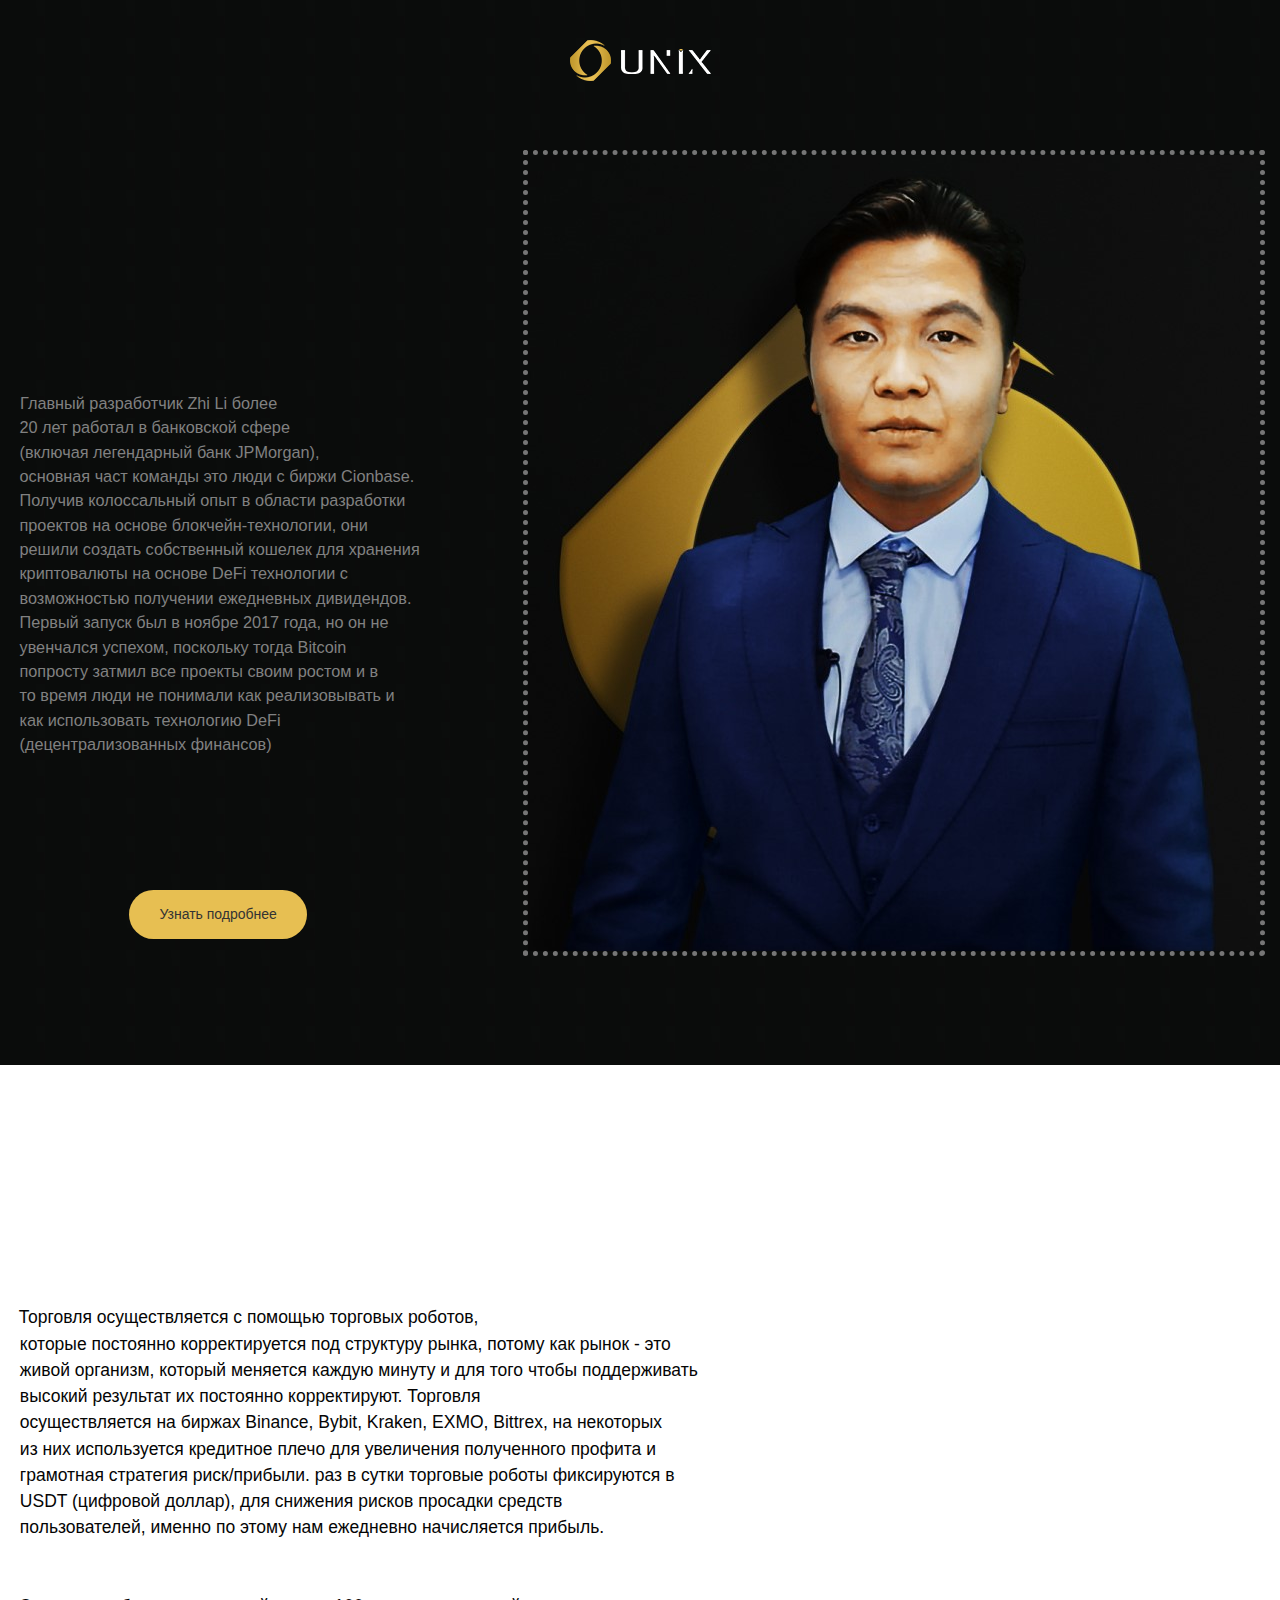
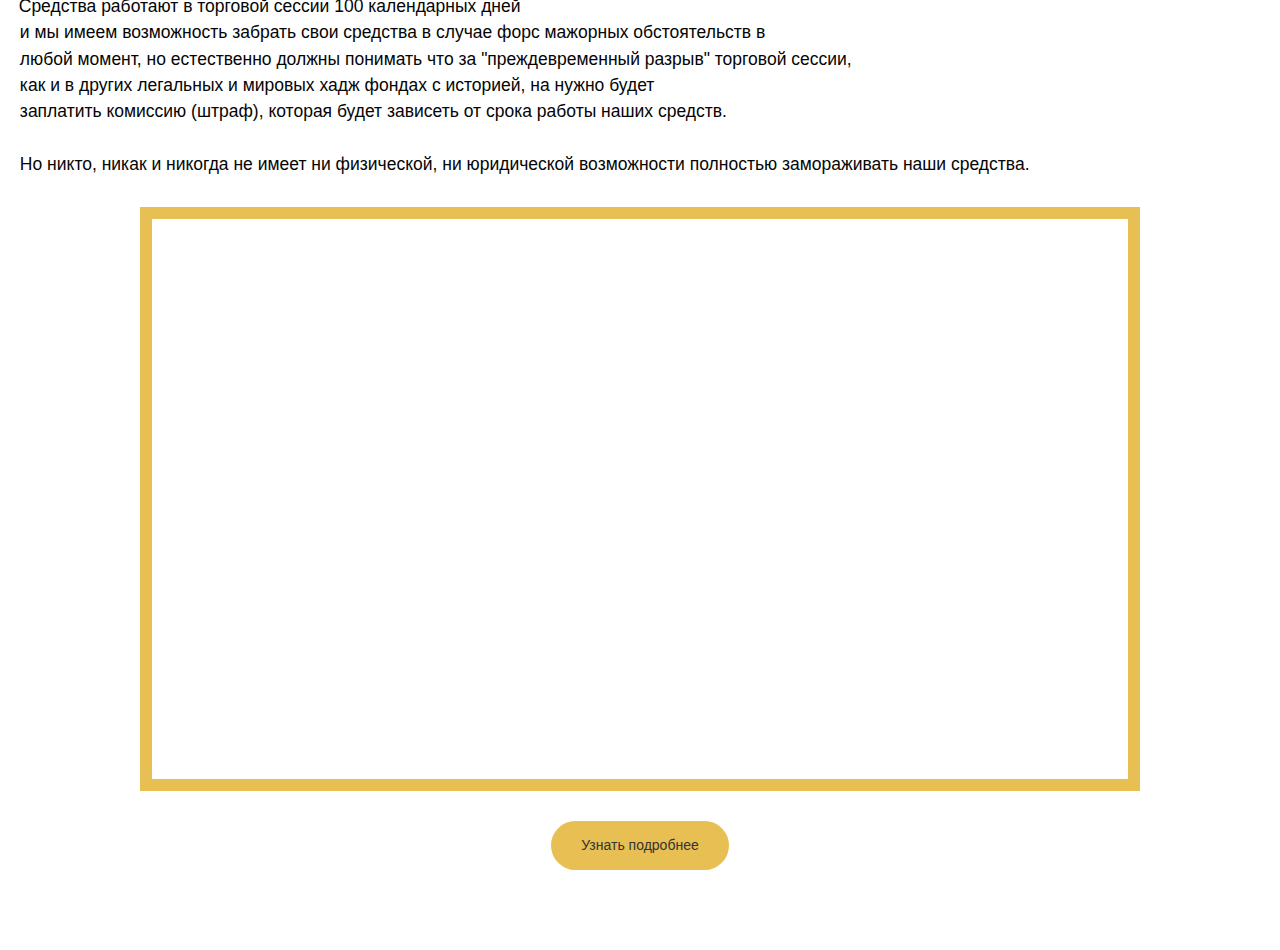
<file: index.html>
<!DOCTYPE html>
<html lang="en">
<head>
    <title>Unix Trade</title>

    <meta http-equiv="Content-Type" content="text/html; charset=UTF-8"/>
    <meta name="viewport" content="width=device-width, initial-scale=1, maximum-scale=1, user-scalable=0"/>
    <link rel="shortcut icon" href="bundles/app/images/favicon/favicon-32x32.png">
                
            <!-- BEGIN HEADER CSS -->
                    <link rel="stylesheet" href="css/0e6b0c0.css" media="screen"/>
                <!-- END HEADER CSS -->
    
            <!-- BEGIN HEADER JS -->
                    <script src="js/b4e1687.js" defer></script>
                <!-- END HEADER JS -->
        
   
</head>
<body class="homepage">
<div class="mainwrap">
    <div class="scrollancor"></div>
<style>
    @media screen and (max-width: 768px){
    .photo-section .b-supercharge{
        flex-wrap: wrap;
        flex-direction: column-reverse;
    }
    .left-side-photo img{
        max-width: 100%;
    }
    .homepage .photo-section .b-supercharge-title{
        width: 100%;
    }
    .logo{
        top: 50px;
        position: relative;
    }
    .mob{
        display: block;
    }
    .desc{
        display: none;
    }
}
 @media screen and (min-width: 769px){
    .logo{
        top: 50px;
        position: relative;
        text-align: center;
    }
    .mob{
        display: none;
    }
 }
</style>
    
    <div class="benefits-section photo-section" style="margin-top: 0; border-top: 0;">
        <div class="logo">
            <a href="/"><img src="bundles/app/images/logo.png"/></a>
        </div>

        <div class="container b-supercharge">
            <div class="b-supercharge-title">
                <div class="label-blue animate-visible">UNIX COIN</div>
                <h2 class="animate-visible">Zhi Li</h2>

                    <svg xmlns="http://www.w3.org/2000/svg"  viewBox="0 0 500 500" class="desc">
                        <text y="50" font-size="16" font-weight="normal" 
                        font-family="Avenir, Helvetica, sans-serif" fill="#818181" style="width: 100%;">
                            <tspan x="5" dy="0em">Главный разработчик Zhi Li более<tspan x="0" dy="1.5em">
                            20 лет работал в банковской сфере<tspan x="0" dy="1.5em">
                            (включая легендарный банк JPMorgan),<tspan x="0" dy="1.5em">
                            основная част команды это люди с биржи Cionbase.<tspan x="0" dy="1.5em">
                            Получив колоссальный опыт в области разработки<tspan x="0" dy="1.5em">
                            проектов на основе блокчейн-технологии, они<tspan x="0" dy="1.5em">
                            решили создать собственный кошелек для хранения<tspan x="0" dy="1.5em">
                            криптовалюты на основе DeFi технологии с<tspan x="0" dy="1.5em">
                            возможностью получении ежедневных дивидендов.<tspan x="0" dy="1.5em">
                            Первый запуск был в ноябре 2017 года, но он не<tspan x="0" dy="1.5em">
                            увенчался успехом, поскольку тогда Bitcoin<tspan x="0" dy="1.5em">
                            попросту затмил все проекты своим ростом и в<tspan x="0" dy="1.5em">
                            то время люди не понимали как реализовывать и<tspan x="0" dy="1.5em">
                            как использовать технологию DeFi<tspan x="0" dy="1.5em">
                            (децентрализованных финансов)<tspan x="0" dy="1.5em">
                        </text>
                    </svg>

                    <svg xmlns="http://www.w3.org/2000/svg"  viewBox="0 0 500 500" class="mob">
                        <text y="50" font-size="20" font-weight="normal" 
                        font-family="Avenir, Helvetica, sans-serif" fill="#818181" style="width: 100%;">
                            <tspan x="5" dy="0em">Главный разработчик Zhi Li более<tspan x="0" dy="1.5em">
                            20 лет работал в банковской сфере<tspan x="0" dy="1.5em">
                            (включая легендарный банк JPMorgan),<tspan x="0" dy="1.5em">
                            основная част команды это люди с биржи Cionbase.<tspan x="0" dy="1.5em">
                            Получив колоссальный опыт в области разработки<tspan x="0" dy="1.5em">
                            проектов на основе блокчейн-технологии, они<tspan x="0" dy="1.5em">
                            решили создать собственный кошелек для хранения<tspan x="0" dy="1.5em">
                            криптовалюты на основе DeFi технологии с<tspan x="0" dy="1.5em">
                            возможностью получении ежедневных дивидендов.<tspan x="0" dy="1.5em">
                            Первый запуск был в ноябре 2017 года, но он не<tspan x="0" dy="1.5em">
                            увенчался успехом, поскольку тогда Bitcoin<tspan x="0" dy="1.5em">
                            попросту затмил все проекты своим ростом и в<tspan x="0" dy="1.5em">
                            то время люди не понимали как реализовывать и<tspan x="0" dy="1.5em">
                            как использовать технологию DeFi<tspan x="0" dy="1.5em">
                            (децентрализованных финансов)<tspan x="0" dy="1.5em">
                        </text>
                    </svg>
                    <div style="width: 80%; text-align: center; margin-top: 15px;  "> 
                        <a href="index2.html" class="btn btn_md btn_gradient">Узнать подробнее<span class="hidden-arrow-right"></span></a>
                    </div>
            </div>
            <div class="left-side-photo">
                <img src="bundles/app/images/photo.jpg" alt="">
            </div>
            
        </div>
    </div>

 <div class="platform-benefits intime-prod" style="background: none;">
        <div class="platform-benefits-wrapper" style="background: none;">
            <div class="container">
                <div class="platform-benefits-title" style="width: 100%;">
                    <div class="label-blue animate-visible" style="width: 100%;  ">ТОРГОВЫЙ ПРОДУКТ</div>

                    <h2 class="animate-visible" style="width: 100%; color: #050505">UNIX TRADE - СОВРЕМЕННЫЙ КОМПЛЕКС</h2>
                    <svg xmlns="http://www.w3.org/2000/svg"  viewBox="0 0 500 200" class="desc">
                        <text y="0" font-size="7" font-weight="normal" 
                        font-family="Avenir, Helvetica, sans-serif" fill="#050505" style="width: 100%;">
                           <tspan x="1.5" dy="1.5em">Торговля осуществляется с помощью торговых роботов,<tspan x="0" dy="1.5em">
                            которые постоянно корректируется под структуру рынка, потому как рынок - это<tspan x="0" dy="1.5em">
                            живой организм, который меняется каждую минуту и для того чтобы поддерживать<tspan x="0" dy="1.5em">
                            высокий результат их постоянно корректируют. Торговля<tspan x="0" dy="1.5em">
                            осуществляется на биржах Binance, Bybit, Kraken, EXMO, Bittrex, на некоторых<tspan x="0" dy="1.5em">
                            из них используется кредитное плечо для увеличения полученного профита и<tspan x="0" dy="1.5em">
                            грамотная стратегия риск/прибыли. раз в сутки торговые роботы фиксируются в<tspan x="0" dy="1.5em">
                            USDT (цифровой доллар), для снижения рисков просадки средств<tspan x="0" dy="1.5em">
                            пользователей, именно по этому нам ежедневно начисляется прибыль.<tspan x="0" dy="3em">


                           <tspan x="1.5" dy="1.5em">Средства работают в торговой сессии 100 календарных дней<tspan x="0" dy="1.5em">
                            и мы имеем возможность забрать свои средства в случае форс мажорных обстоятельств в<tspan x="0" dy="1.5em">
                            любой момент, но естественно должны понимать что за "преждевременный разрыв" торговой сессии,<tspan x="0" dy="1.5em">
                            как и в других легальных и мировых хадж фондах с историей, на нужно будет<tspan x="0" dy="1.5em">
                            заплатить комиссию (штраф), которая будет зависеть от срока работы наших средств.<tspan x="0" dy="3em">


                           Но никто, никак и никогда не имеет ни физической, ни юридической возможности полностью замораживать наши средства.
                        </text>
                    </svg>


                    <svg xmlns="http://www.w3.org/2000/svg"  viewBox="0 0 500 1400" class="mob">
                        <text y="0" font-size="25" font-weight="normal" 
                        font-family="Avenir, Helvetica, sans-serif" fill="#050505" style="width: 100%;">
                           <tspan x="1.5" dy="1.5em">
                            Торговля осуществляется с помощью<tspan x="0" dy="1.5em">
                            торговых роботов,которые постоянно<tspan x="0" dy="1.5em">
                            корректируется под структуру рынка,<tspan x="0" dy="1.5em">
                            потому как рынок - этоживой<tspan x="0" dy="1.5em">
                            организм, который меняется каждую<tspan x="0" dy="1.5em">
                            минуту и для того чтобы<tspan x="0" dy="1.5em">
                            поддерживатьвысокий результат их<tspan x="0" dy="1.5em">
                            постоянно корректируют.<tspan x="0" dy="1.5em">
                            Торговляосуществляется на биржах<tspan x="0" dy="1.5em">
                            Binance, Bybit, Kraken, EXMO, Bittrex,<tspan x="0" dy="1.5em">
                            на некоторыхиз них используется<tspan x="0" dy="1.5em">
                            кредитное плечо для увеличения<tspan x="0" dy="1.5em">
                            полученного профита играмотная стратегия<tspan x="0" dy="1.5em">
                            риск/прибыли. раз в сутки торговые<tspan x="0" dy="1.5em">
                            роботы фиксируются вUSDT (цифровой доллар),<tspan x="0" dy="1.5em">
                            для снижения рисков просадки<tspan x="0" dy="1.5em">
                            средствпользователей, именно по этому нам<tspan x="0" dy="1.5em">
                            ежедневно начисляется прибыль.<tspan x="0" dy="3em">


                           <tspan x="2" dy="1.5em">
                            Средства работают в торговой сессии<tspan x="0" dy="1.5em">
                            100 календарных дней и мы имеем<tspan x="0" dy="1.5em">
                            возможность забрать свои средства в<tspan x="0" dy="1.5em">
                            случае форс мажорных обстоятельств в<tspan x="0" dy="1.5em">
                            любой момент, но естественно должны<tspan x="0" dy="1.5em">
                            понимать что за "преждевременный разрыв"<tspan x="0" dy="1.5em">
                             торговой сессии, как и в других<tspan x="0" dy="1.5em">
                             легальных и мировых хадж фондах с<tspan x="0" dy="1.5em">
                             историей, на нужно будет заплатить<tspan x="0" dy="1.5em">
                             комиссию (штраф), которая будет зависеть<tspan x="0" dy="1.5em">
                             от срока работы наших средств.<tspan x="0" dy="3em">


                           Но никто, никак и никогда не имеет<tspan x="0" dy="1.5em">
                           ни физической, ни юридической<tspan x="0" dy="1.5em">
                           возможности полностью замораживать<tspan x="0" dy="1.5em">
                           наши средства.
                        </text>
                    </svg>


                    
                </div>
                <div class="video-player" style="width: 80%; max-height: 584px; margin: 0 auto; border: 12px solid #e7bf52;">
                    <iframe width="100%" height="560px" src="https://www.youtube.com/embed/-81P58HZglo" frameborder="0" allow="accelerometer; autoplay; clipboard-write; encrypted-media; gyroscope; picture-in-picture" allowfullscreen></iframe>
                </div>
                <div style="width: 100%; text-align: center; margin-top: 30px;  "> 
                <a href="index2.html" class="btn btn_md btn_gradient">Узнать подробнее<span class="hidden-arrow-right"></span></a>
            </div>
            </div>
        </div>
    </div>

        <!-- BEGIN VENDOR JS -->
            <script src="js/9ddf5f8.js"></script>
        <!-- END VENDOR JS -->

        <script src="js/8508a54.js"></script>
    
</body>
</html>
</file>
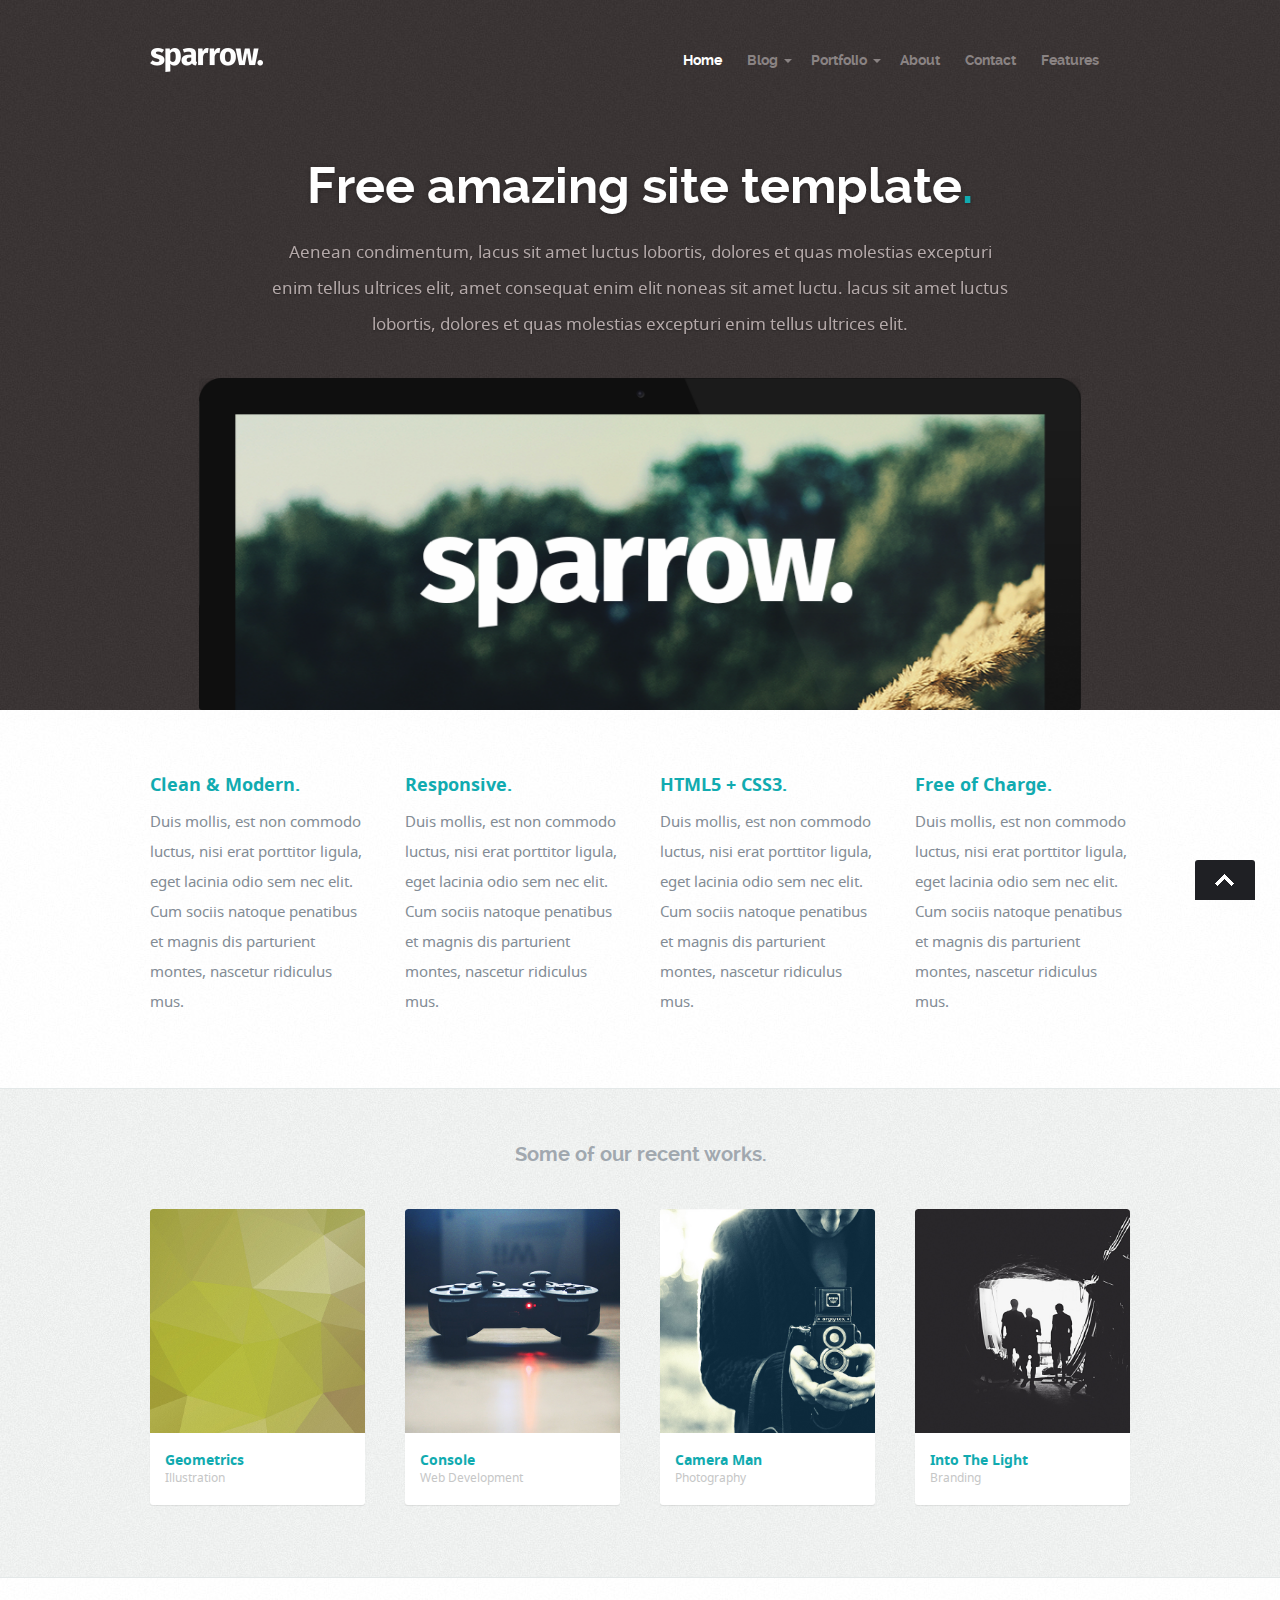
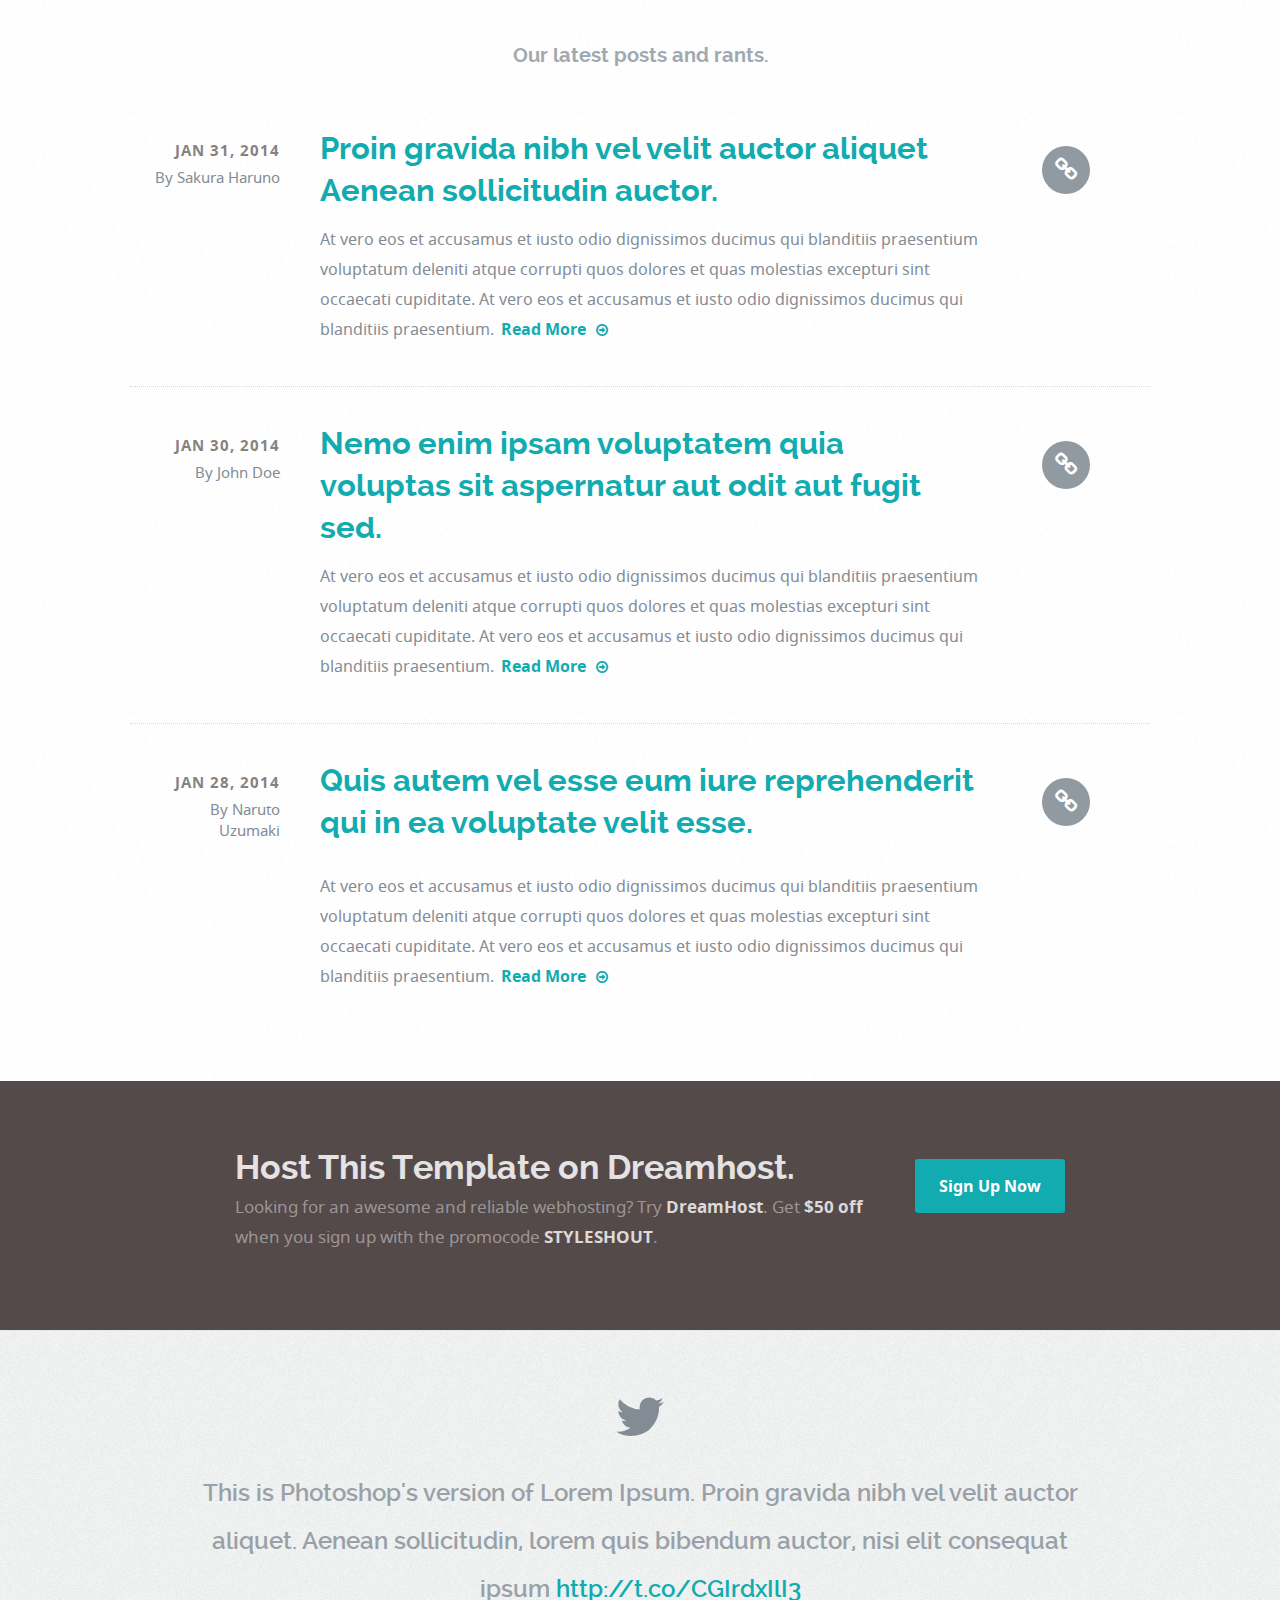
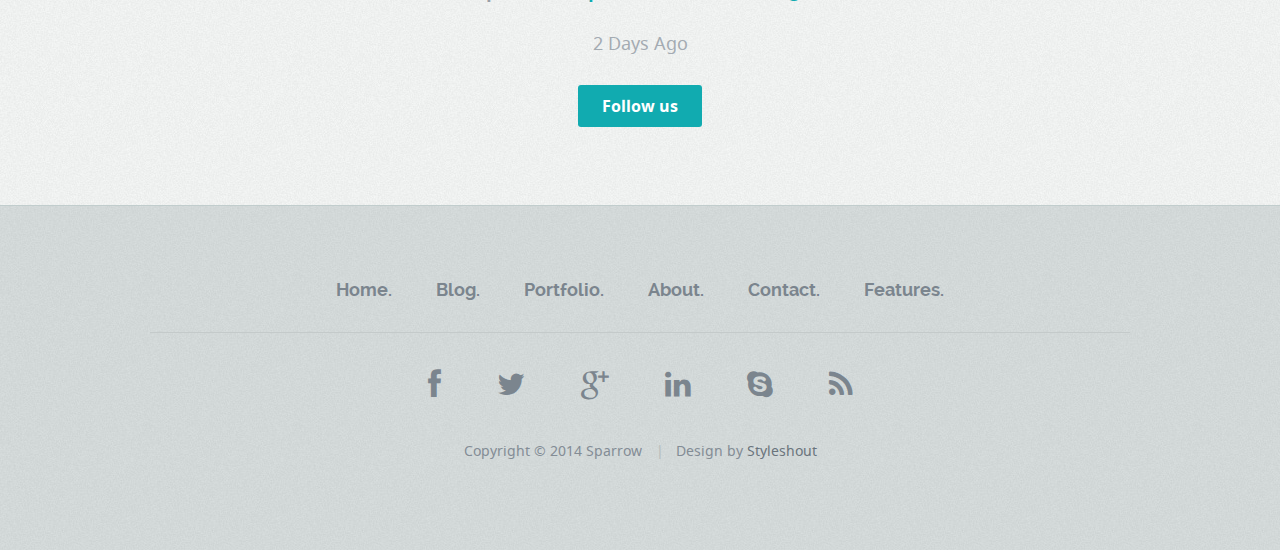
<file: Sparrow/index.html>
<!DOCTYPE html>
<!--[if lt IE 8 ]><html class="no-js ie ie7" lang="en"> <![endif]-->
<!--[if IE 8 ]><html class="no-js ie ie8" lang="en"> <![endif]-->
<!--[if (gte IE 8)|!(IE)]><!--><html class="no-js" lang="en"> <!--<![endif]-->
<head>

   <!--- Basic Page Needs
   ================================================== -->
   <meta charset="utf-8">
	<title>Sparrow - Free Responsive HTML5/CSS3 Template</title>
	<meta name="description" content="">
	<meta name="author" content="">

   <!-- Mobile Specific Metas
   ================================================== -->
	<meta name="viewport" content="width=device-width, initial-scale=1, maximum-scale=1">

	<!-- CSS
    ================================================== -->
   <link rel="stylesheet" href="css/default.css">
	<link rel="stylesheet" href="css/layout.css">
   <link rel="stylesheet" href="css/media-queries.css">

   <!-- Script
   ================================================== -->
	<script src="js/modernizr.js"></script>

   <!-- Favicons
	================================================== -->
	<link rel="shortcut icon" href="favicon.ico" > 

</head>

<body>

   <!-- Header
   ================================================== -->
   <header>

      <div class="row">

         <div class="twelve columns">

            <div class="logo">
               <a href="index.html"><img alt="" src="images/logo.png"></a>
            </div>

            <nav id="nav-wrap">

               <a class="mobile-btn" href="#nav-wrap" title="Show navigation">Show navigation</a>
	            <a class="mobile-btn" href="#" title="Hide navigation">Hide navigation</a>

               <ul id="nav" class="nav">

	               <li class="current"><a href="index.htm">Home</a></li>
	               <li><span><a href="blog.html">Blog</a></span>
                     <ul>
                        <li><a href="blog.html">Blog Index</a></li>
                        <li><a href="single.html">Post</a></li>
                     </ul>
                  </li>
                  <li><span><a href="portfolio-index.html">Portfolio</a></span>
                     <ul>
                        <li><a href="portfolio-index.html">Portfolio Index</a></li>
                        <li><a href="portfolio.html">Portfolio Entry</a></li>
                     </ul>
                  </li>
	               <li><a href="about.html">About</a></li>
                  <li><a href="contact.html">Contact</a></li>
                  <li><a href="styles.html">Features</a></li>

               </ul> <!-- end #nav -->

            </nav> <!-- end #nav-wrap -->

         </div>

      </div>

   </header> <!-- Header End -->

   <!-- Intro Section
   ================================================== -->
   <section id="intro">

      <!-- Flexslider Start-->
	   <div id="intro-slider" class="flexslider">

		   <ul class="slides">

			   <!-- Slide -->
			   <li>
				   <div class="row">
					   <div class="twelve columns">
						   <div class="slider-text">
							   <h1>Free amazing site template<span>.</span></h1>
							   <p>Aenean condimentum, lacus sit amet luctus lobortis, dolores et quas molestias excepturi
                        enim tellus ultrices elit, amet consequat enim elit noneas sit amet luctu. lacus sit amet luctus lobortis, dolores et quas molestias excepturi
                        enim tellus ultrices elit.</p>
						   </div>
                     <div class="slider-image">
                        <img src="images/sliders/home-slider-image-01.png" alt="" />
                     </div>
					   </div>
				   </div>
			   </li>

            <!-- Slide -->
			   <li>
				   <div class="row">
					   <div class="twelve columns">
						   <div class="slider-text">
							   <h1>Responsive + HTML5 + CSS3<span>.</span></h1>
							   <p>At vero eos et accusamus et iusto odio dignissimos ducimus qui blanditiis praesentium voluptatum
                        deleniti eos et accusamus. amet consequat enim elit noneas sit amet luctu. lacus sit amet luctus lobortis.
                        Aenean condimentum, lacus sit amet luctus.</p>
						   </div>
                     <div class="slider-image">
                        <img src="images/sliders/home-slider-image-02.png" alt="" />
                     </div>
					   </div>
				   </div>
			   </li>

		   </ul>

	   </div> <!-- Flexslider End-->

   </section> <!-- Intro Section End-->

   <!-- Info Section
   ================================================== -->
   <section id="info">

      <div class="row">

         <div class="bgrid-quarters s-bgrid-halves">

           <div class="columns">
              <h2>Clean & Modern.</h2>

              <p>Duis mollis, est non commodo luctus, nisi erat porttitor ligula, eget lacinia odio sem nec elit.
              Cum sociis natoque penatibus et magnis dis parturient montes, nascetur ridiculus mus.
              </p>
           </div>

           <div class="columns">
              <h2>Responsive.</h2>

              <p>Duis mollis, est non commodo luctus, nisi erat porttitor ligula, eget lacinia odio sem nec elit.
              Cum sociis natoque penatibus et magnis dis parturient montes, nascetur ridiculus mus.
              </p>
           </div>

           <div class="columns s-first">
              <h2>HTML5 + CSS3.</h2>

              <p>Duis mollis, est non commodo luctus, nisi erat porttitor ligula, eget lacinia odio sem nec elit.
              Cum sociis natoque penatibus et magnis dis parturient montes, nascetur ridiculus mus.
              </p>
           </div>

           <div class="columns">
              <h2>Free of Charge.</h2>

              <p>Duis mollis, est non commodo luctus, nisi erat porttitor ligula, eget lacinia odio sem nec elit.
              Cum sociis natoque penatibus et magnis dis parturient montes, nascetur ridiculus mus.
              </p>
           </div>

           </div>

      </div>

   </section> <!-- Info Section End-->

   <!-- Works Section
   ================================================== -->
   <section id="works">

      <div class="row">

         <div class="twelve columns align-center">
            <h1>Some of our recent works.</h1>
         </div>

         <div id="portfolio-wrapper" class="bgrid-quarters s-bgrid-halves">

    		   <div class="columns portfolio-item">
               <div class="item-wrap">
    				   <a href="portfolio.html">
                     <img alt="" src="images/portfolio/geometrics.jpg">
                     <div class="overlay"></div>
                     <div class="link-icon"><i class="fa fa-link"></i></div>
                  </a>
    					<div class="portfolio-item-meta">
    					   <h5><a href="portfolio.html">Geometrics</a></h5>
                     <p>Illustration</p>
    					</div>
               </div>
    			</div>

            <div class="columns portfolio-item">
               <div class="item-wrap">
    				   <a href="portfolio.html">
                     <img alt="" src="images/portfolio/console.jpg">
                     <div class="overlay"></div>
                     <div class="link-icon"><i class="fa fa-link"></i></div>
                  </a>
    					<div class="portfolio-item-meta">
    					   <h5><a href="portfolio.html">Console</a></h5>
                     <p>Web Development</p>
    					</div>
               </div>
    			</div>

            <div class="columns portfolio-item s-first">
               <div class="item-wrap">
    				   <a href="portfolio.html">
                     <img alt="" src="images/portfolio/camera-man.jpg">
                     <div class="overlay"></div>
                     <div class="link-icon"><i class="fa fa-link"></i></div>
                  </a>
    					<div class="portfolio-item-meta">
    					   <h5><a href="portfolio.html">Camera Man</a></h5>
                     <p>Photography</p>
    					</div>
               </div>
    			</div>

            <div class="columns portfolio-item">
               <div class="item-wrap">
    				   <a href="portfolio.html">
                     <img alt="" src="images/portfolio/into-the-light.jpg">
                     <div class="overlay"></div>
                     <div class="link-icon"><i class="fa fa-link"></i></div>
                  </a>
    					<div class="portfolio-item-meta">
    					   <h5><a href="portfolio.html">Into The Light</a></h5>
                     <p>Branding</p>
    					</div>
               </div>
    			</div>

         </div>

      </div>

   </section> <!-- Works Section End-->

   <!-- Journal Section
   ================================================== -->
   <section id="journal">

      <div class="row">
         <div class="twelve columns align-center">
            <h1>Our latest posts and rants.</h1>
         </div>
      </div>

      <div class="blog-entries">

         <!-- Entry -->
         <article class="row entry">

            <div class="entry-header">

               <div class="permalink">
                  <a href="single.html"><i class="fa fa-link"></i></a>
               </div>

               <div class="ten columns entry-title pull-right">
                  <h3><a href="single.html">Proin gravida nibh vel velit auctor aliquet Aenean sollicitudin auctor.</a></h3>
               </div>

               <div class="two columns post-meta end">
                  <p>
                  <time datetime="2014-01-31" class="post-date" pubdate="">Jan 31, 2014</time>
                  <span class="dauthor">By Sakura Haruno</span>
                  </p>
               </div>

            </div>

            <div class="ten columns offset-2 post-content">
               <p>At vero eos et accusamus et iusto odio dignissimos ducimus qui blanditiis praesentium voluptatum
               deleniti atque corrupti quos dolores et quas molestias excepturi sint occaecati cupiditate.
               At vero eos et accusamus et iusto odio dignissimos ducimus qui blanditiis praesentium.
               <a class="more-link" href="single.html">Read More<i class="fa fa-arrow-circle-o-right"></i></a></p>
            </div>

         </article> <!-- Entry End -->

         <!-- Entry -->
         <article class="row entry">

            <div class="entry-header">

               <div class="permalink">
                  <a href="single.html"><i class="fa fa-link"></i></a>
               </div>

               <div class="ten columns entry-title pull-right">
                  <h3><a href="single.html">Nemo enim ipsam voluptatem quia voluptas sit aspernatur aut odit aut fugit sed.</a></h3>
               </div>

               <div class="two columns post-meta end">
                  <p>
                  <time datetime="2014-01-29" class="post-date" pubdate="">Jan 30, 2014</time>
                  <span class="dauthor">By John Doe</span>
                  </p>
               </div>

            </div>

            <div class="ten columns offset-2 post-content">
               <p>At vero eos et accusamus et iusto odio dignissimos ducimus qui blanditiis praesentium voluptatum
               deleniti atque corrupti quos dolores et quas molestias excepturi sint occaecati cupiditate.
               At vero eos et accusamus et iusto odio dignissimos ducimus qui blanditiis praesentium.
               <a class="more-link" href="single.html">Read More<i class="fa fa-arrow-circle-o-right"></i></a></p>
            </div>

         </article> <!-- Entry End -->

         <!-- Entry -->
         <article class="row entry">

            <div class="entry-header">

               <div class="permalink">
                  <a href="single.html"><i class="fa fa-link"></i></a>
               </div>

               <div class="ten columns entry-title pull-right">
                  <h3><a href="blog-single.html">Quis autem vel esse eum iure reprehenderit qui in ea voluptate velit esse.</a></h3>
               </div>

               <div class="two columns post-meta end">
                  <p>
                  <time datetime="2014-01-28" class="post-date" pubdate="">Jan 28, 2014</time>
                  <span class="dauthor">By Naruto Uzumaki</span>
                  </p>
               </div>

            </div>

            <div class="ten columns offset-2 post-content">
               <p>At vero eos et accusamus et iusto odio dignissimos ducimus qui blanditiis praesentium voluptatum
               deleniti atque corrupti quos dolores et quas molestias excepturi sint occaecati cupiditate.
               At vero eos et accusamus et iusto odio dignissimos ducimus qui blanditiis praesentium.
               <a class="more-link" href="single.html">Read More<i class="fa fa-arrow-circle-o-right"></i></a></p>
            </div>

         </article> <!-- Entry End -->

      </div> <!-- Entries End -->

   </section> <!-- Journal Section End-->

   <!-- Call-To-Action Section
   ================================================== -->
   <section id="call-to-action">

      <div class="row">

         <div class="eight columns offset-1">

            <h1><a href="http://www.dreamhost.com/r.cgi?287326|STYLESHOUT">Host This Template on Dreamhost.</a></h1>
            <p>Looking for an awesome and reliable webhosting? Try <a href="http://www.dreamhost.com/r.cgi?287326|STYLESHOUT"><span>DreamHost</span></a>.
					Get <span>$50 off</span> when you sign up with the promocode <span>STYLESHOUT</span>. 
					<!-- Simply type	the promocode in the box labeled “Promo Code” when placing your order. --></p>

         </div>

         <div class="three columns action">

            <a href="http://www.dreamhost.com/r.cgi?287326|STYLESHOUT" class="button">Sign Up Now</a>

         </div>

      </div>

   </section> <!-- Call-To-Action Section End-->

   <!-- Tweets Section
   ================================================== -->
   <section id="tweets">

      <div class="row">

         <div class="tweeter-icon align-center">
            <i class="fa fa-twitter"></i>
         </div>

         <ul id="twitter" class="align-center">
            <li>
               <span>
               This is Photoshop's version  of Lorem Ipsum. Proin gravida nibh vel velit auctor aliquet.
               Aenean sollicitudin, lorem quis bibendum auctor, nisi elit consequat ipsum
               <a href="#">http://t.co/CGIrdxIlI3</a>
               </span>
               <b><a href="#">2 Days Ago</a></b>
            </li>
            <!--
            <li>
               <span>
               This is Photoshop's version  of Lorem Ipsum. Proin gravida nibh vel velit auctor aliquet.
               Aenean sollicitudin, lorem quis bibendum auctor, nisi elit consequat ipsum
               <a href="#">http://t.co/CGIrdxIlI3</a>
               </span>
               <b><a href="#">3 Days Ago</a></b>
            </li>
            -->
         </ul>

         <p class="align-center"><a href="#" class="button">Follow us</a></p>

      </div>

   </section> <!-- Tweet Section End-->



   <!-- footer
   ================================================== -->
   <footer>

      <div class="row">

         <div class="twelve columns">

            <ul class="footer-nav">
					<li><a href="#">Home.</a></li>
              	<li><a href="#">Blog.</a></li>
              	<li><a href="#">Portfolio.</a></li>
              	<li><a href="#">About.</a></li>
              	<li><a href="#">Contact.</a></li>
               <li><a href="#">Features.</a></li>
			   </ul>

            <ul class="footer-social">
               <li><a href="#"><i class="fa fa-facebook"></i></a></li>
               <li><a href="#"><i class="fa fa-twitter"></i></a></li>
               <li><a href="#"><i class="fa fa-google-plus"></i></a></li>
               <li><a href="#"><i class="fa fa-linkedin"></i></a></li>
               <li><a href="#"><i class="fa fa-skype"></i></a></li>
               <li><a href="#"><i class="fa fa-rss"></i></a></li>
            </ul>

            <ul class="copyright">
               <li>Copyright &copy; 2014 Sparrow</li> 
               <li>Design by <a href="http://www.styleshout.com/">Styleshout</a></li>               
            </ul>

         </div>

         <div id="go-top" style="display: block;"><a title="Back to Top" href="#">Go To Top</a></div>

      </div>

   </footer> <!-- Footer End-->

   <!-- Java Script
   ================================================== -->
   <script src="http://ajax.googleapis.com/ajax/libs/jquery/1.10.2/jquery.min.js"></script>
   <script>window.jQuery || document.write('<script src="js/jquery-1.10.2.min.js"><\/script>')</script>
   <script type="text/javascript" src="js/jquery-migrate-1.2.1.min.js"></script>

   <script src="js/jquery.flexslider.js"></script>
   <script src="js/doubletaptogo.js"></script>
   <script src="js/init.js"></script>

</body>

</html>
</file>
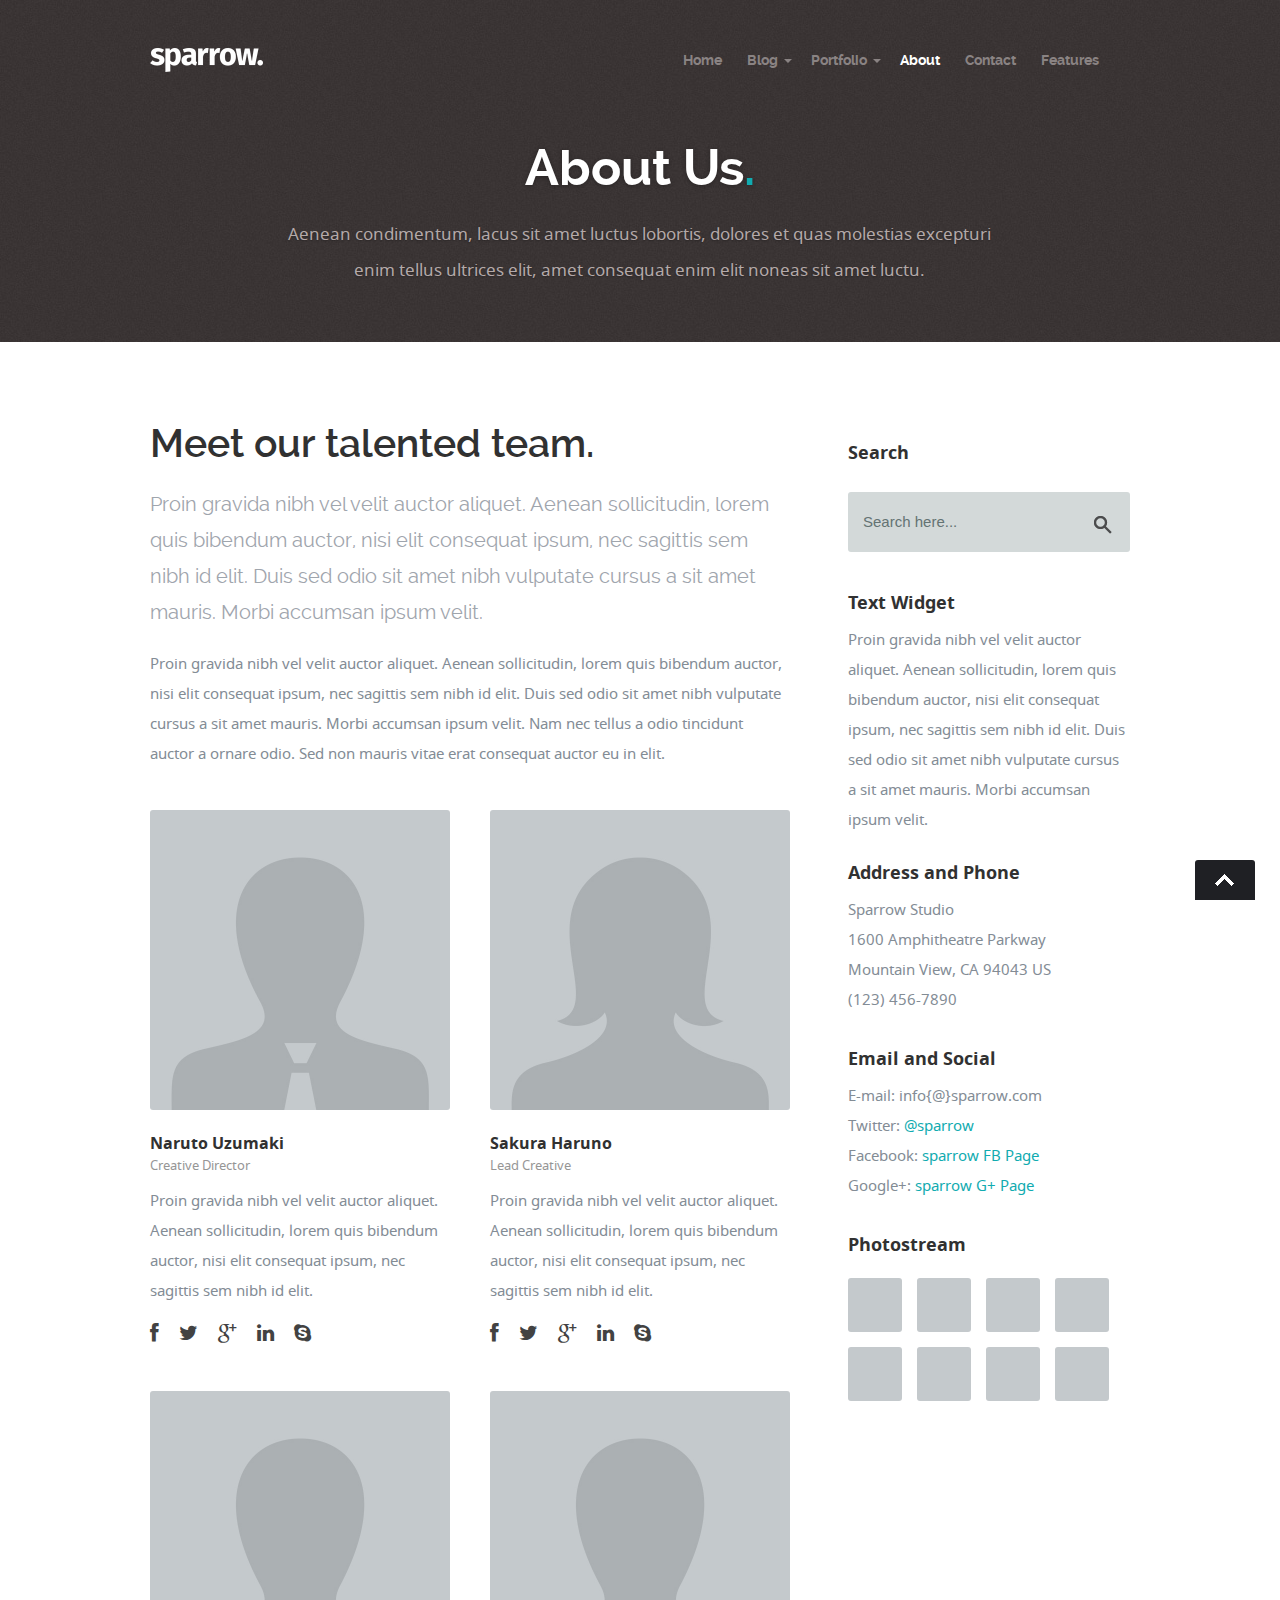
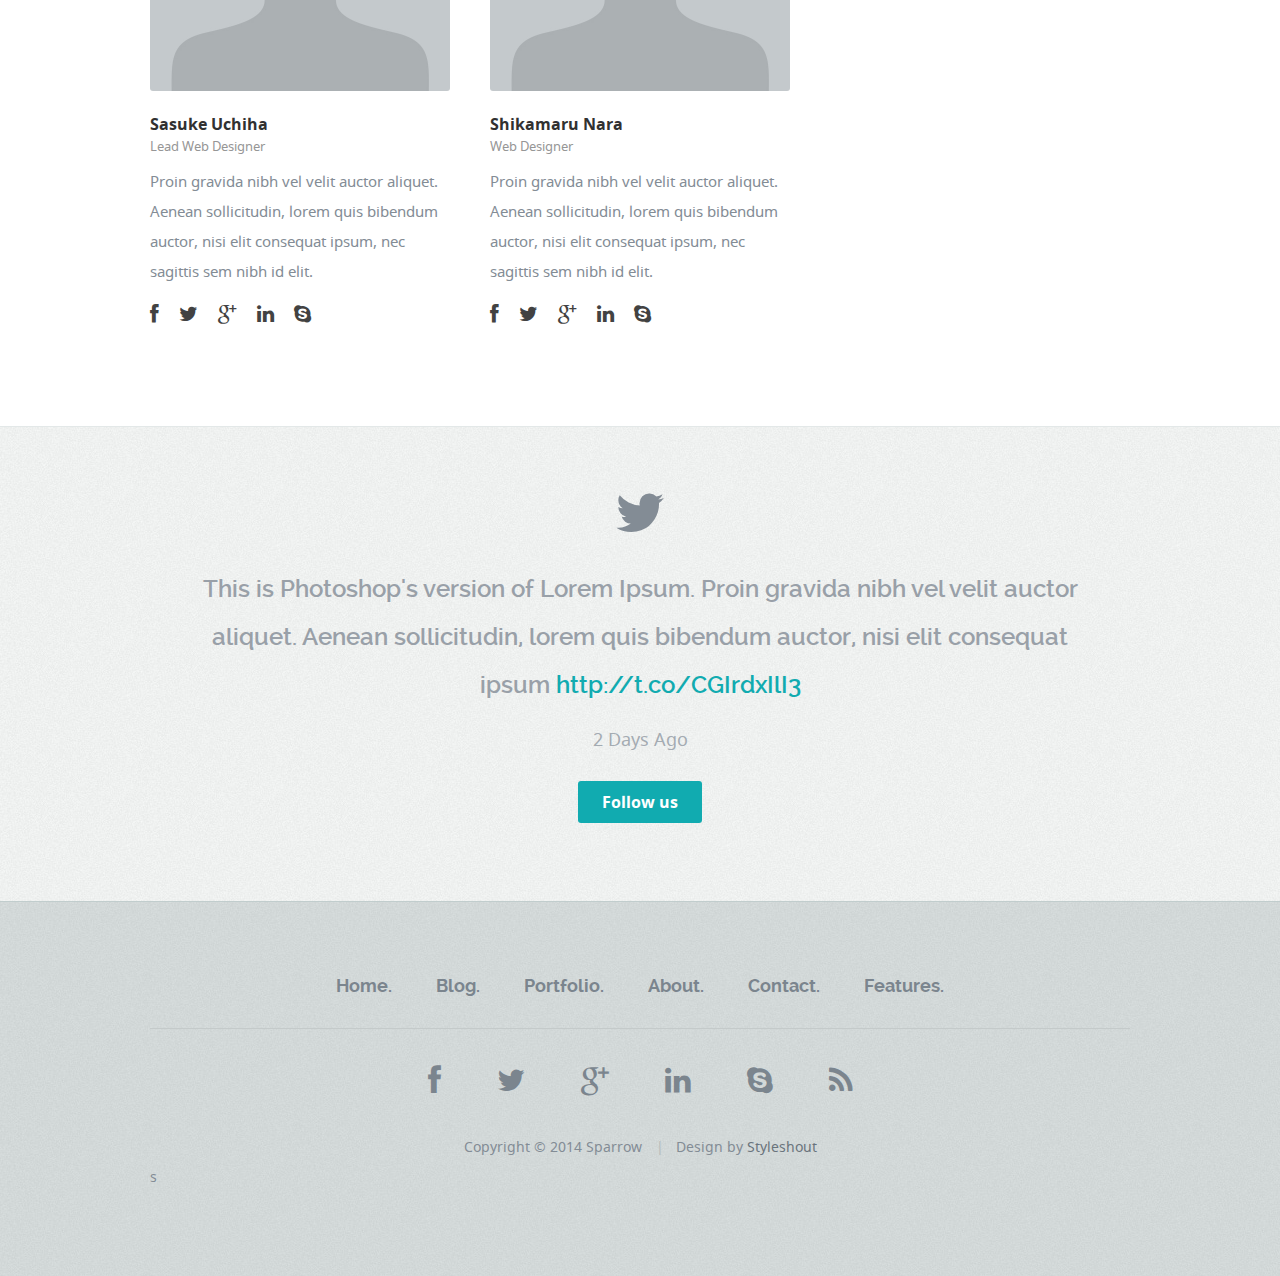
<file: Sparrow/about.html>
<!DOCTYPE html>
<!--[if lt IE 8 ]><html class="no-js ie ie7" lang="en"> <![endif]-->
<!--[if IE 8 ]><html class="no-js ie ie8" lang="en"> <![endif]-->
<!--[if (gte IE 8)|!(IE)]><!--><html class="no-js" lang="en"> <!--<![endif]-->
<head>

   <!--- Basic Page Needs
   ================================================== -->
   <meta charset="utf-8">
	<title>About Page | Sparrow</title>
	<meta name="description" content="">
	<meta name="author" content="">

   <!-- Mobile Specific Metas
   ================================================== -->
	<meta name="viewport" content="width=device-width, initial-scale=1, maximum-scale=1">

	<!-- CSS
    ================================================== -->
   <link rel="stylesheet" href="css/default.css">
	<link rel="stylesheet" href="css/layout.css">
   <link rel="stylesheet" href="css/media-queries.css">

   <!-- Script
   ================================================== -->
	<script src="js/modernizr.js"></script>

   <!-- Favicons
	================================================== -->
	<link rel="shortcut icon" href="favicon.ico" >

</head>

<body>

   <!-- Header
   ================================================== -->
   <header>

      <div class="row">

         <div class="twelve columns">

            <div class="logo">
               <a href="index.html"><img alt="" src="images/logo.png"></a>
            </div>

            <nav id="nav-wrap">

               <a class="mobile-btn" href="#nav-wrap" title="Show navigation">Show navigation</a>
	            <a class="mobile-btn" href="#" title="Hide navigation">Hide navigation</a>

               <ul id="nav" class="nav">

	               <li><a href="index.html">Home</a></li>
	               <li><span><a href="blog.html">Blog</a></span>
                     <ul>
                        <li><a href="blog.html">Blog Index</a></li>
                        <li><a href="single.html">Post</a></li>
                     </ul>
                  </li>
                  <li><span><a href="portfolio-index.html">Portfolio</a></span>
                     <ul>
                        <li><a href="portfolio-index.html">Portfolio Index</a></li>
                        <li><a href="portfolio.html">Portfolio Entry</a></li>
                     </ul>
                  </li>
	               <li class="current"><a href="about.html">About</a></li>
                  <li><a href="contact.html">Contact</a></li>
                  <li><a href="styles.html">Features</a></li>

               </ul> <!-- end #nav -->

            </nav> <!-- end #nav-wrap -->

         </div>

      </div>

   </header> <!-- Header End -->

   <!-- Page Title
   ================================================== -->
   <div id="page-title">

      <div class="row">

         <div class="ten columns centered text-center">
            <h1>About Us<span>.</span></h1>

            <p>Aenean condimentum, lacus sit amet luctus lobortis, dolores et quas molestias excepturi
            enim tellus ultrices elit, amet consequat enim elit noneas sit amet luctu. </p>
         </div>

      </div>

   </div> <!-- Page Title End-->

   <!-- Content
   ================================================== -->
   <div class="content-outer">

      <div id="page-content" class="row page">

         <div id="primary" class="eight columns">

            <section>

               <h1>Meet our talented team.</h1>

               <p class="lead">Proin gravida nibh vel velit auctor aliquet. Aenean sollicitudin, lorem quis bibendum auctor,
               nisi elit consequat ipsum, nec sagittis sem nibh id elit. Duis sed odio sit amet nibh vulputate
               cursus a sit amet mauris. Morbi accumsan ipsum velit. </p>

               <p>Proin gravida nibh vel velit auctor aliquet. Aenean sollicitudin, lorem quis bibendum auctor,
               nisi elit consequat ipsum, nec sagittis sem nibh id elit. Duis sed odio sit amet nibh vulputate
               cursus a sit amet mauris. Morbi accumsan ipsum velit. Nam nec tellus a odio tincidunt auctor a
               ornare odio. Sed non  mauris vitae erat consequat auctor eu in elit. </p>

               <div class="row">

                  <div id="team-wrapper" class="bgrid-halves cf">

                     <div class="column member">

                        <img src="images/team/team-img-01.jpg" alt=""/>

                        <div class"member-name">
                           <h5>Naruto Uzumaki</h5>
                           <span>Creative Director</span>
                        </div>

                        <p>Proin gravida nibh vel velit auctor aliquet. Aenean sollicitudin, lorem quis bibendum auctor,
                          nisi elit consequat ipsum, nec sagittis sem nibh id elit. </p>

                        <ul class="member-social">
                           <li><a href="#"><i class="fa fa-facebook"></i></a></li>
                           <li><a href="#"><i class="fa fa-twitter"></i></a></li>
                           <li><a href="#"><i class="fa fa-google-plus"></i></a></li>
                           <li><a href="#"><i class="fa fa-linkedin"></i></a></li>
                           <li><a href="#"><i class="fa fa-skype"></i></a></li>
                        </ul>

            			</div>

                     <div class="column member">

                        <img src="images/team/team-img-02.jpg" alt=""/>

                        <div class"member-name">
                           <h5>Sakura Haruno</h5>
                           <span>Lead Creative</span>
                        </div>

                        <p>Proin gravida nibh vel velit auctor aliquet. Aenean sollicitudin, lorem quis bibendum auctor,
                          nisi elit consequat ipsum, nec sagittis sem nibh id elit. </p>

                        <ul class="member-social">
                           <li><a href="#"><i class="fa fa-facebook"></i></a></li>
                           <li><a href="#"><i class="fa fa-twitter"></i></a></li>
                           <li><a href="#"><i class="fa fa-google-plus"></i></a></li>
                           <li><a href="#"><i class="fa fa-linkedin"></i></a></li>
                           <li><a href="#"><i class="fa fa-skype"></i></a></li>
                        </ul>

            			</div>

                     <div class="column member">

                        <img src="images/team/team-img-03.jpg" alt=""/>

                        <div class"member-name">
                           <h5>Sasuke Uchiha</h5>
                           <span>Lead Web Designer</span>
                        </div>

                        <p>Proin gravida nibh vel velit auctor aliquet. Aenean sollicitudin, lorem quis bibendum auctor,
                          nisi elit consequat ipsum, nec sagittis sem nibh id elit. </p>

                        <ul class="member-social">
                           <li><a href="#"><i class="fa fa-facebook"></i></a></li>
                           <li><a href="#"><i class="fa fa-twitter"></i></a></li>
                           <li><a href="#"><i class="fa fa-google-plus"></i></a></li>
                           <li><a href="#"><i class="fa fa-linkedin"></i></a></li>
                           <li><a href="#"><i class="fa fa-skype"></i></a></li>
                        </ul>

            			</div>

                     <div class="column member">

                        <img src="images/team/team-img-03.jpg" alt=""/>

                        <div class"member-name">
                           <h5>Shikamaru Nara</h5>
                           <span>Web Designer</span>
                        </div>

                        <p>Proin gravida nibh vel velit auctor aliquet. Aenean sollicitudin, lorem quis bibendum auctor,
                          nisi elit consequat ipsum, nec sagittis sem nibh id elit. </p>

                        <ul class="member-social">
                           <li><a href="#"><i class="fa fa-facebook"></i></a></li>
                           <li><a href="#"><i class="fa fa-twitter"></i></a></li>
                           <li><a href="#"><i class="fa fa-google-plus"></i></a></li>
                           <li><a href="#"><i class="fa fa-linkedin"></i></a></li>
                           <li><a href="#"><i class="fa fa-skype"></i></a></li>
                        </ul>

            			</div>

                  </div> <!-- Team wrapper End -->

               </div> <!-- row End -->

            </section> <!-- section end -->

         </div> <!-- primary end -->

         <div id="secondary" class="four columns end">

            <aside id="sidebar">

               <div class="widget widget_search">
                  <h5>Search</h5>
                  <form action="#">

                     <input class="text-search" type="text" onfocus="if (this.value == 'Search here...') { this.value = ''; }" onblur="if(this.value == '') { this.value = 'Search here...'; }" value="Search here...">
                     <input type="submit" class="submit-search" value="">

                  </form>
               </div>

               <div class="widget widget_text">
                  <h5 class="widget-title">Text Widget</h5>
                  <div class="textwidget">Proin gravida nibh vel velit auctor aliquet.
                  Aenean sollicitudin, lorem quis bibendum auctor, nisi elit consequat ipsum,
                  nec sagittis sem nibh id elit. Duis sed odio sit amet nibh vulputate cursus
                  a sit amet mauris. Morbi accumsan ipsum velit. </div>
		         </div>

               <div class="widget widget_contact">
					   <h5>Address and Phone</h5>
					   <p class="address">
						   Sparrow Studio<br>
						   1600 Amphitheatre Parkway <br>
						   Mountain View, CA 94043 US<br>
						   <span>(123) 456-7890</span>
					   </p>

					   <h5>Email and Social</h5>
					   <p>
                     E-mail: info{@}sparrow.com<br>
                     Twitter: <a href="#">@sparrow</a><br>
                     Facebook: <a href="#">sparrow FB Page</a><br>
                     Google+: <a href="#">sparrow G+ Page</a>
                  </p>
				   </div>

               <div class="widget widget_photostream">
                  <h5>Photostream</h5>
                  <ul class="photostream cf">
                     <li><a href="#"><img src="images/thumb.jpg" alt="thumbnail"></a></li>
                     <li><a href="#"><img src="images/thumb.jpg" alt="thumbnail"></a></li>
                     <li><a href="#"><img src="images/thumb.jpg" alt="thumbnail"></a></li>
                     <li><a href="#"><img src="images/thumb.jpg" alt="thumbnail"></a></li>
                     <li><a href="#"><img src="images/thumb.jpg" alt="thumbnail"></a></li>
                     <li><a href="#"><img src="images/thumb.jpg" alt="thumbnail"></a></li>
                     <li><a href="#"><img src="images/thumb.jpg" alt="thumbnail"></a></li>
                     <li><a href="#"><img src="images/thumb.jpg" alt="thumbnail"></a></li>
                  </ul>
	            </div>

            </aside>

         </div> <!-- secondary End-->

      </div> <!-- page-content End-->

   </div> <!-- Content End-->

   <!-- Tweets Section
   ================================================== -->
   <section id="tweets">

      <div class="row">

         <div class="tweeter-icon align-center">
            <i class="fa fa-twitter"></i>
         </div>

         <ul id="twitter" class="align-center">
            <li>
               <span>
               This is Photoshop's version  of Lorem Ipsum. Proin gravida nibh vel velit auctor aliquet.
               Aenean sollicitudin, lorem quis bibendum auctor, nisi elit consequat ipsum
               <a href="#">http://t.co/CGIrdxIlI3</a>
               </span>
               <b><a href="#">2 Days Ago</a></b>
            </li>
            <!--
            <li>
               <span>
               This is Photoshop's version  of Lorem Ipsum. Proin gravida nibh vel velit auctor aliquet.
               Aenean sollicitudin, lorem quis bibendum auctor, nisi elit consequat ipsum
               <a href="#">http://t.co/CGIrdxIlI3</a>
               </span>
               <b><a href="#">3 Days Ago</a></b>
            </li>
            -->
         </ul>

         <p class="align-center"><a href="#" class="button">Follow us</a></p>

      </div>

   </section> <!-- Tweet Section End-->

   <!-- footer
   ================================================== -->
   <footer>

      <div class="row">

         <div class="twelve columns">

            <ul class="footer-nav">
					<li><a href="#">Home.</a></li>
              	<li><a href="#">Blog.</a></li>
              	<li><a href="#">Portfolio.</a></li>
              	<li><a href="#">About.</a></li>
              	<li><a href="#">Contact.</a></li>
               <li><a href="#">Features.</a></li>
			   </ul>

            <ul class="footer-social">
               <li><a href="#"><i class="fa fa-facebook"></i></a></li>
               <li><a href="#"><i class="fa fa-twitter"></i></a></li>
               <li><a href="#"><i class="fa fa-google-plus"></i></a></li>
               <li><a href="#"><i class="fa fa-linkedin"></i></a></li>
               <li><a href="#"><i class="fa fa-skype"></i></a></li>
               <li><a href="#"><i class="fa fa-rss"></i></a></li>
            </ul>

            <ul class="copyright">
               <li>Copyright &copy; 2014 Sparrow</li> 
               <li>Design by <a href="http://www.styleshout.com/">Styleshout</a></li>               
            </ul>s

         </div>

         <div id="go-top" style="display: block;"><a title="Back to Top" href="#">Go To Top</a></div>

      </div>

   </footer> <!-- Footer End-->

   <!-- Java Script
   ================================================== -->
   <script src="http://ajax.googleapis.com/ajax/libs/jquery/1.10.2/jquery.min.js"></script>
   <script>window.jQuery || document.write('<script src="js/jquery-1.10.2.min.js"><\/script>')</script>
   <script type="text/javascript" src="js/jquery-migrate-1.2.1.min.js"></script>

   <script src="js/jquery.flexslider.js"></script>
   <script src="js/doubletaptogo.js"></script>
   <script src="js/init.js"></script> 

</body>

</html>
</file>
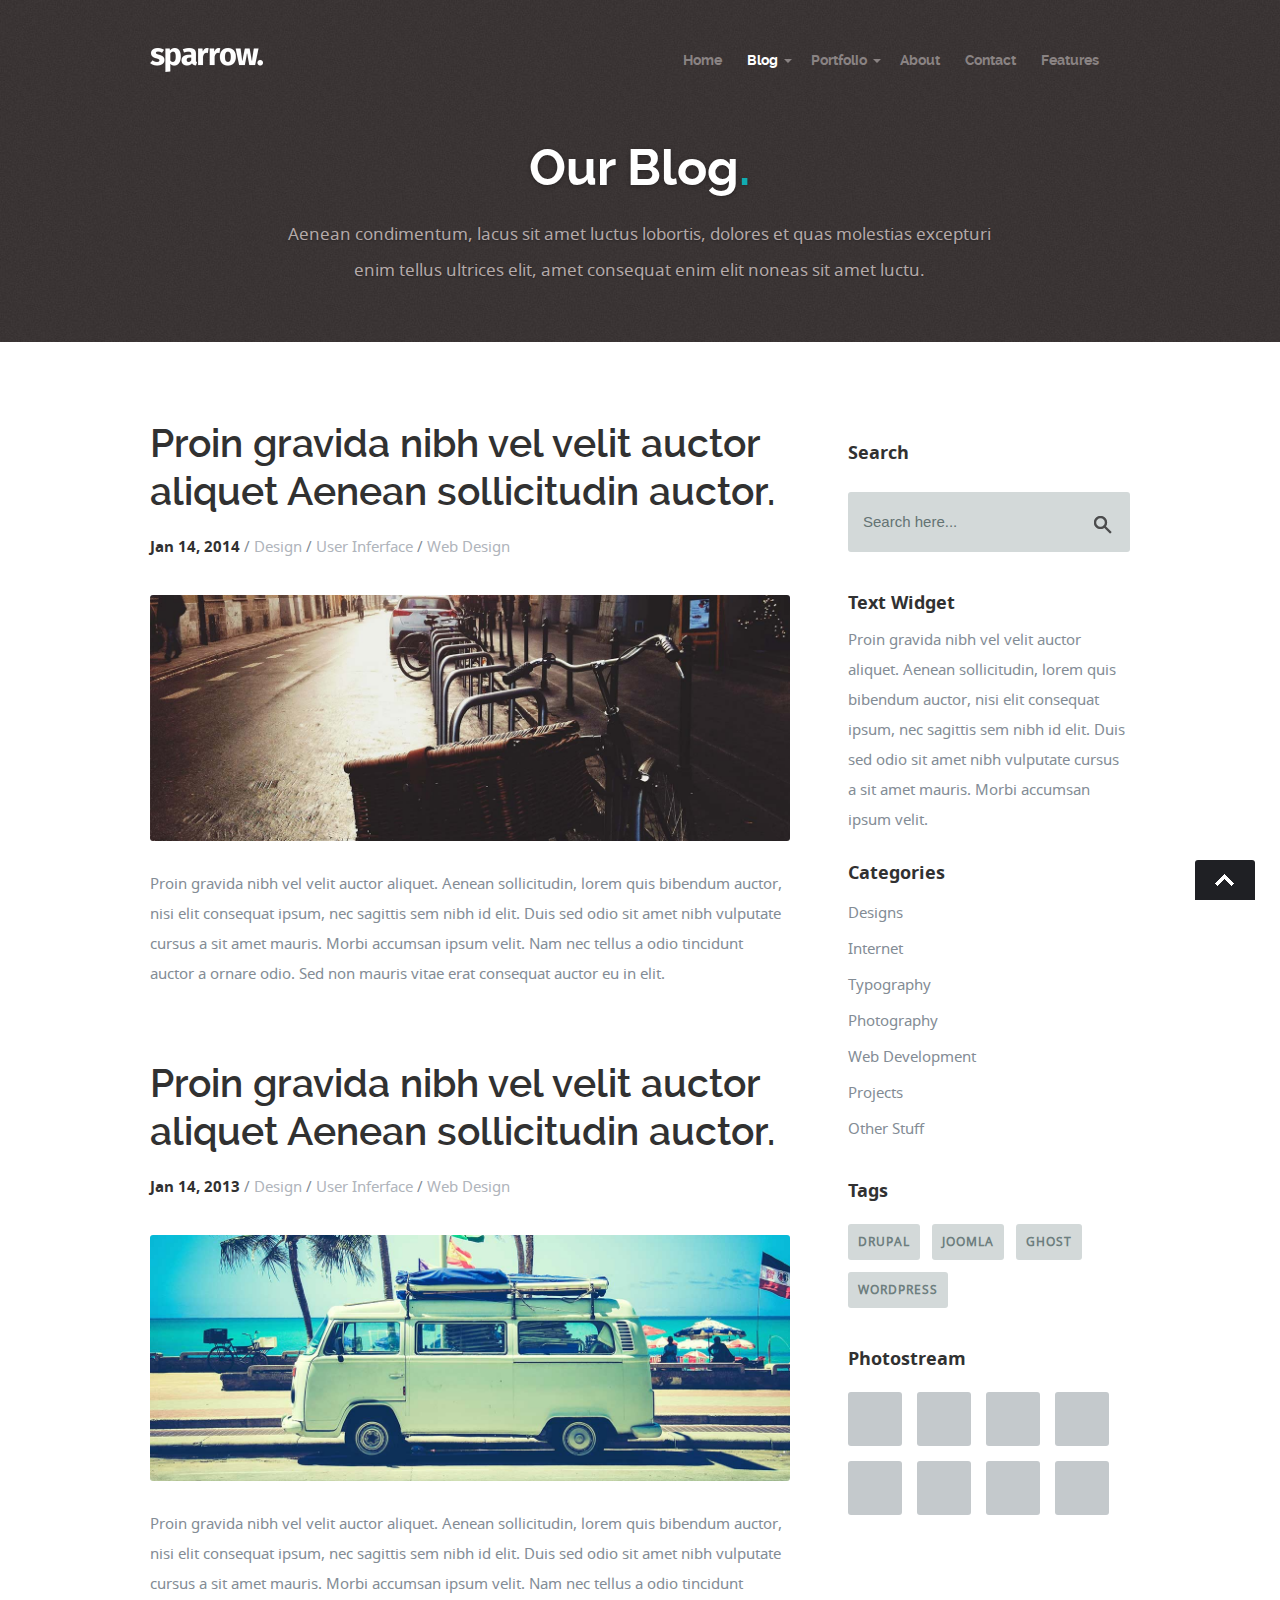
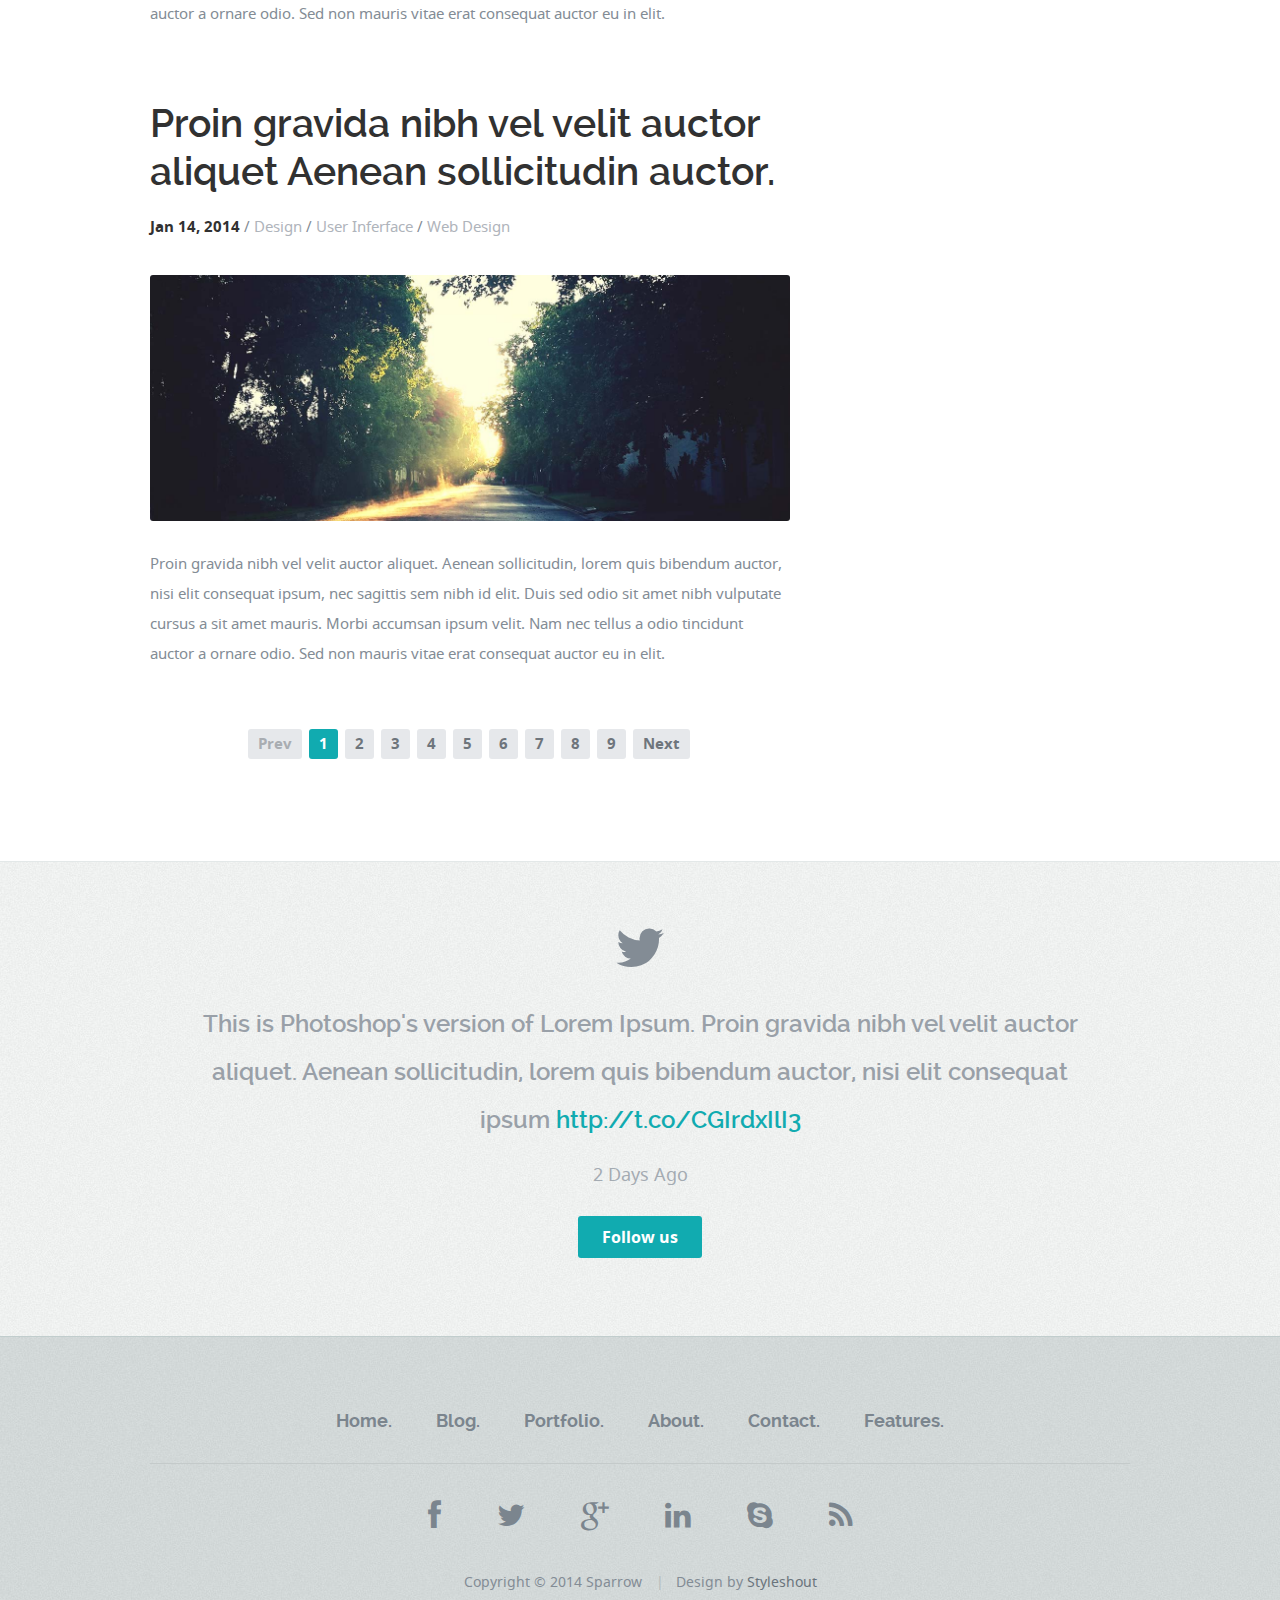
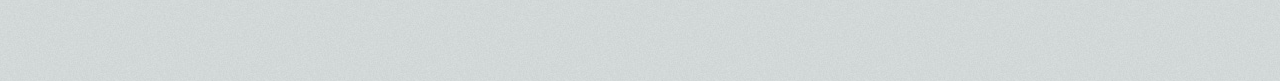
<file: Sparrow/blog.html>
<!DOCTYPE html>
<!--[if lt IE 8 ]><html class="no-js ie ie7" lang="en"> <![endif]-->
<!--[if IE 8 ]><html class="no-js ie ie8" lang="en"> <![endif]-->
<!--[if (gte IE 8)|!(IE)]><!--><html class="no-js" lang="en"> <!--<![endif]-->
<head>

   <!--- Basic Page Needs
   ================================================== -->
   <meta charset="utf-8">
	<title>Blog | Sparrow</title>
	<meta name="description" content="">
	<meta name="author" content="">

   <!-- Mobile Specific Metas
   ================================================== -->
	<meta name="viewport" content="width=device-width, initial-scale=1, maximum-scale=1">

	<!-- CSS
    ================================================== -->
   <link rel="stylesheet" href="css/default.css">
	<link rel="stylesheet" href="css/layout.css">
   <link rel="stylesheet" href="css/media-queries.css">

   <!-- Script
   ================================================== -->
	<script src="js/modernizr.js"></script>

   <!-- Favicons
	================================================== -->
	<link rel="shortcut icon" href="favicon.ico" >

</head>

<body>

   <!-- Header
   ================================================== -->
   <header>

      <div class="row">

         <div class="twelve columns">

            <div class="logo">
               <a href="index.html"><img alt="" src="images/logo.png"></a>
            </div>

            <nav id="nav-wrap">

               <a class="mobile-btn" href="#nav-wrap" title="Show navigation">Show navigation</a>
	            <a class="mobile-btn" href="#" title="Hide navigation">Hide navigation</a>

               <ul id="nav" class="nav">

	               <li><a href="index.html">Home</a></li>
	               <li class="current"><span><a href="blog.html">Blog</a></span>
                     <ul>
                        <li><a href="blog.html">Blog Index</a></li>
                        <li><a href="single.html">Post</a></li>
                     </ul>
                  </li>
                  <li><span><a href="portfolio-index.html">Portfolio</a></span>
                     <ul>
                        <li><a href="portfolio-index.html">Portfolio Index</a></li>
                        <li><a href="portfolio.html">Portfolio Entry</a></li>
                     </ul>
                  </li>
	               <li><a href="about.html">About</a></li>
                  <li><a href="contact.html">Contact</a></li>
                  <li><a href="styles.html">Features</a></li>

               </ul> <!-- end #nav -->

            </nav> <!-- end #nav-wrap -->

         </div>

      </div>

   </header> <!-- Header End -->

   <!-- Page Title
   ================================================== -->
   <div id="page-title">

      <div class="row">

         <div class="ten columns centered text-center">
            <h1>Our Blog<span>.</span></h1>

            <p>Aenean condimentum, lacus sit amet luctus lobortis, dolores et quas molestias excepturi
            enim tellus ultrices elit, amet consequat enim elit noneas sit amet luctu. </p>
         </div>

      </div>

   </div> <!-- Page Title End-->

   <!-- Content
   ================================================== -->
   <div class="content-outer">

      <div id="page-content" class="row">

         <div id="primary" class="eight columns">

            <article class="post">

               <div class="entry-header cf">

                  <h1><a href="single.html" title="">Proin gravida nibh vel velit auctor aliquet Aenean sollicitudin auctor.</a></h1>

                  <p class="post-meta">

                     <time class="date" datetime="2014-01-14T11:24">Jan 14, 2014</time>
                     /
                     <span class="categories">
                     <a href="#">Design</a> /
                     <a href="#">User Inferface</a> /
                     <a href="#">Web Design</a>
                     </span>

                  </p>

               </div>

               <div class="post-thumb">
                  <a href="single.html" title=""><img src="images/post-image/post-image-1300x500-01.jpg" alt="post-image" title="post-image"></a>
               </div>

               <div class="post-content">

                  <p>Proin gravida nibh vel velit auctor aliquet. Aenean sollicitudin, lorem quis bibendum auctor,
                  nisi elit consequat ipsum, nec sagittis sem nibh id elit. Duis sed odio sit amet nibh vulputate
                  cursus a sit amet mauris. Morbi accumsan ipsum velit. Nam nec tellus a odio tincidunt auctor a
                  ornare odio. Sed non  mauris vitae erat consequat auctor eu in elit. </p>

               </div>

            </article> <!-- post end -->

            <article class="post">

               <div class="entry-header cf">

                  <h1><a href="single.html" title="">Proin gravida nibh vel velit auctor aliquet Aenean sollicitudin auctor.</a></h1>

                  <p class="post-meta">

                     <time class="date" datetime="2014-01-14T11:24">Jan 14, 2013</time>
                     /
                     <span class="categories">
                     <a href="#">Design</a> /
                     <a href="#">User Inferface</a> /
                     <a href="#">Web Design</a>
                     </span>

                  </p>

               </div>

               <div class="post-thumb">
                  <a href="single.html" title=""><img src="images/post-image/post-image-1300x500-02.jpg" alt="post-image" title="post-image"></a>
               </div>

               <div class="post-content">

                  <p>Proin gravida nibh vel velit auctor aliquet. Aenean sollicitudin, lorem quis bibendum auctor,
                  nisi elit consequat ipsum, nec sagittis sem nibh id elit. Duis sed odio sit amet nibh vulputate
                  cursus a sit amet mauris. Morbi accumsan ipsum velit. Nam nec tellus a odio tincidunt auctor a
                  ornare odio. Sed non  mauris vitae erat consequat auctor eu in elit. </p>

               </div>

            </article> <!-- post end -->

            <article class="post">

               <div class="entry-header cf">

                  <h1><a href="single.html" title="">Proin gravida nibh vel velit auctor aliquet Aenean sollicitudin auctor.</a></h1>

                  <p class="post-meta">

                     <time class="date" datetime="2014-01-14T11:24">Jan 14, 2014</time>
                     /
                     <span class="categories">
                     <a href="#">Design</a> /
                     <a href="#">User Inferface</a> /
                     <a href="#">Web Design</a>
                     </span>

                  </p>

               </div>

               <div class="post-thumb">
                  <a href="single.html" title=""><img src="images/post-image/post-image-1300x500-03.jpg" alt="post-image" title="post-image"></a>
               </div>

               <div class="post-content">

                  <p>Proin gravida nibh vel velit auctor aliquet. Aenean sollicitudin, lorem quis bibendum auctor,
                  nisi elit consequat ipsum, nec sagittis sem nibh id elit. Duis sed odio sit amet nibh vulputate
                  cursus a sit amet mauris. Morbi accumsan ipsum velit. Nam nec tellus a odio tincidunt auctor a
                  ornare odio. Sed non  mauris vitae erat consequat auctor eu in elit. </p>

               </div>

            </article> <!-- post end -->

            <!-- Pagination -->
            <nav class="col full pagination">
  			      <ul>
                  <li><span class="page-numbers prev inactive">Prev</span></li>
  				      <li><span class="page-numbers current">1</span></li>
  				      <li><a href="#" class="page-numbers">2</a></li>
                  <li><a href="#" class="page-numbers">3</a></li>
                  <li><a href="#" class="page-numbers">4</a></li>
                  <li><a href="#" class="page-numbers">5</a></li>
                  <li><a href="#" class="page-numbers">6</a></li>
                  <li><a href="#" class="page-numbers">7</a></li>
                  <li><a href="#" class="page-numbers">8</a></li>
                  <li><a href="#" class="page-numbers">9</a></li>
  				      <li><a href="#" class="page-numbers next">Next</a></li>
  			      </ul>
  		      </nav>

         </div> <!-- Primary End-->

         <div id="secondary" class="four columns end">

            <aside id="sidebar">

               <div class="widget widget_search">
                  <h5>Search</h5>
                  <form action="#">

                     <input class="text-search" type="text" onfocus="if (this.value == 'Search here...') { this.value = ''; }" onblur="if(this.value == '') { this.value = 'Search here...'; }" value="Search here...">
                     <input type="submit" class="submit-search" value="">

                  </form>
               </div>

               <div class="widget widget_text">
                  <h5 class="widget-title">Text Widget</h5>
                  <div class="textwidget">Proin gravida nibh vel velit auctor aliquet.
                  Aenean sollicitudin, lorem quis bibendum auctor, nisi elit consequat ipsum,
                  nec sagittis sem nibh id elit. Duis sed odio sit amet nibh vulputate cursus
                  a sit amet mauris. Morbi accumsan ipsum velit. </div>
		         </div>

               <div class="widget widget_categories">
                  <h5 class="widget-title">Categories</h5>
                  <ul class="link-list cf">
                     <li><a href="#">Designs</a></li>
                     <li><a href="#">Internet</a></li>
                     <li><a href="#">Typography</a></li>
                     <li><a href="#">Photography</a></li>
                     <li><a href="#">Web Development</a></li>
                     <li><a href="#">Projects</a></li>
                     <li><a href="#">Other Stuff</a></li>
                  </ul>
               </div>

               <div class="widget widget_tag_cloud">
                  <h5 class="widget-title">Tags</h5>
                  <div class="tagcloud cf">
                     <a href="#">drupal</a>
                     <a href="#">joomla</a>
                     <a href="#">ghost</a>
                     <a href="#">wordpress</a>
                  </div>
               </div>

               <div class="widget widget_photostream">
                  <h5>Photostream</h5>
                  <ul class="photostream cf">
                     <li><a href="#"><img src="images/thumb.jpg" alt="thumbnail"></a></li>
                     <li><a href="#"><img src="images/thumb.jpg" alt="thumbnail"></a></li>
                     <li><a href="#"><img src="images/thumb.jpg" alt="thumbnail"></a></li>
                     <li><a href="#"><img src="images/thumb.jpg" alt="thumbnail"></a></li>
                     <li><a href="#"><img src="images/thumb.jpg" alt="thumbnail"></a></li>
                     <li><a href="#"><img src="images/thumb.jpg" alt="thumbnail"></a></li>
                     <li><a href="#"><img src="images/thumb.jpg" alt="thumbnail"></a></li>
                     <li><a href="#"><img src="images/thumb.jpg" alt="thumbnail"></a></li>
                  </ul>
	            </div>

            </aside>

         </div> <!-- Secondary End-->

      </div>

   </div> <!-- Content End-->

   <!-- Tweets Section
   ================================================== -->
   <section id="tweets">

      <div class="row">

         <div class="tweeter-icon align-center">
            <i class="fa fa-twitter"></i>
         </div>

         <ul id="twitter" class="align-center">
            <li>
               <span>
               This is Photoshop's version  of Lorem Ipsum. Proin gravida nibh vel velit auctor aliquet.
               Aenean sollicitudin, lorem quis bibendum auctor, nisi elit consequat ipsum
               <a href="#">http://t.co/CGIrdxIlI3</a>
               </span>
               <b><a href="#">2 Days Ago</a></b>
            </li>
            <!--
            <li>
               <span>
               This is Photoshop's version  of Lorem Ipsum. Proin gravida nibh vel velit auctor aliquet.
               Aenean sollicitudin, lorem quis bibendum auctor, nisi elit consequat ipsum
               <a href="#">http://t.co/CGIrdxIlI3</a>
               </span>
               <b><a href="#">3 Days Ago</a></b>
            </li>
            -->
         </ul>

         <p class="align-center"><a href="#" class="button">Follow us</a></p>

      </div>

   </section> <!-- Tweets Section End-->

   <!-- footer
   ================================================== -->
   <footer>

      <div class="row">

         <div class="twelve columns">

            <ul class="footer-nav">
					<li><a href="#">Home.</a></li>
              	<li><a href="#">Blog.</a></li>
              	<li><a href="#">Portfolio.</a></li>
              	<li><a href="#">About.</a></li>
              	<li><a href="#">Contact.</a></li>
               <li><a href="#">Features.</a></li>
			   </ul>

            <ul class="footer-social">
               <li><a href="#"><i class="fa fa-facebook"></i></a></li>
               <li><a href="#"><i class="fa fa-twitter"></i></a></li>
               <li><a href="#"><i class="fa fa-google-plus"></i></a></li>
               <li><a href="#"><i class="fa fa-linkedin"></i></a></li>
               <li><a href="#"><i class="fa fa-skype"></i></a></li>
               <li><a href="#"><i class="fa fa-rss"></i></a></li>
            </ul>

            <ul class="copyright">
               <li>Copyright &copy; 2014 Sparrow</li> 
               <li>Design by <a href="http://www.styleshout.com/">Styleshout</a></li>               
            </ul>

         </div>

         <div id="go-top" style="display: block;"><a title="Back to Top" href="#">Go To Top</a></div>

      </div>

   </footer> <!-- Footer End-->

   <!-- Java Script
   ================================================== -->
   <script src="http://ajax.googleapis.com/ajax/libs/jquery/1.10.2/jquery.min.js"></script>
   <script>window.jQuery || document.write('<script src="js/jquery-1.10.2.min.js"><\/script>')</script>
   <script type="text/javascript" src="js/jquery-migrate-1.2.1.min.js"></script>

   <script src="js/jquery.flexslider.js"></script>
   <script src="js/doubletaptogo.js"></script>
   <script src="js/init.js"></script>

</body>

</html>
</file>
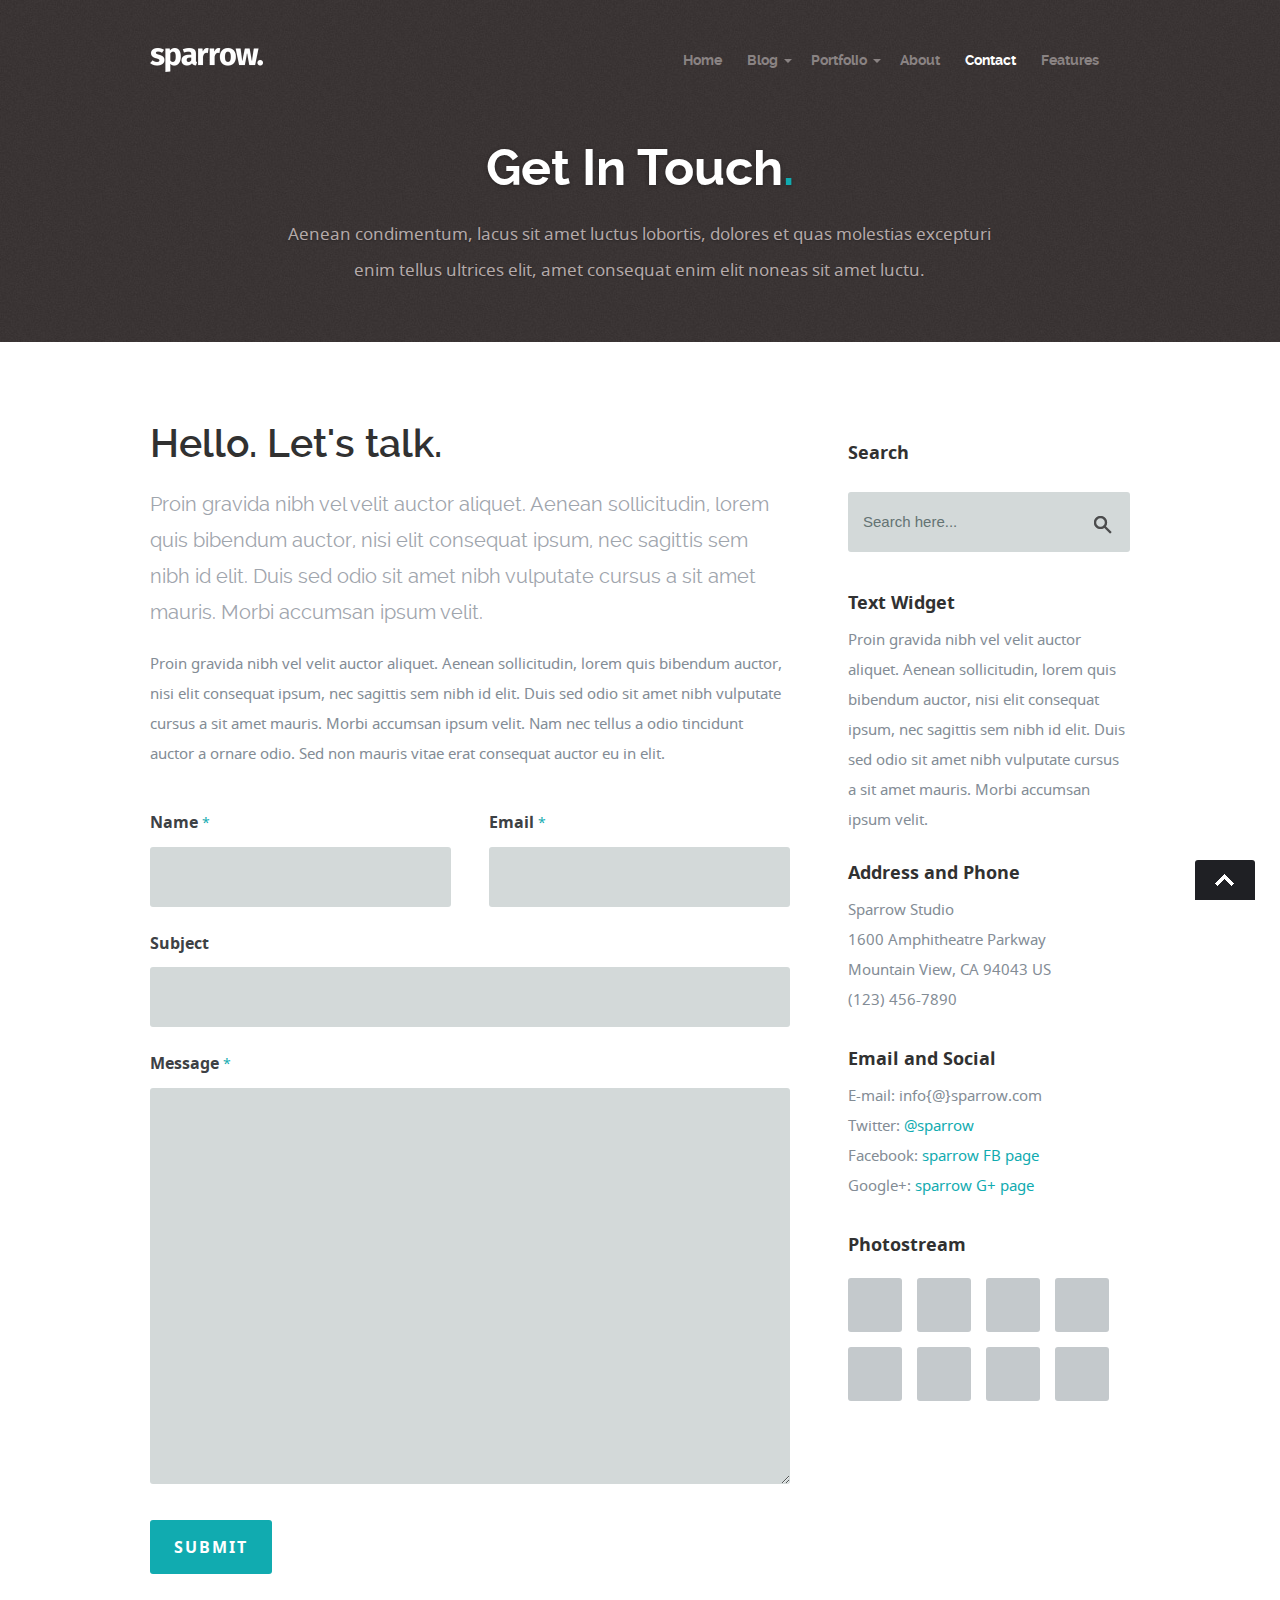
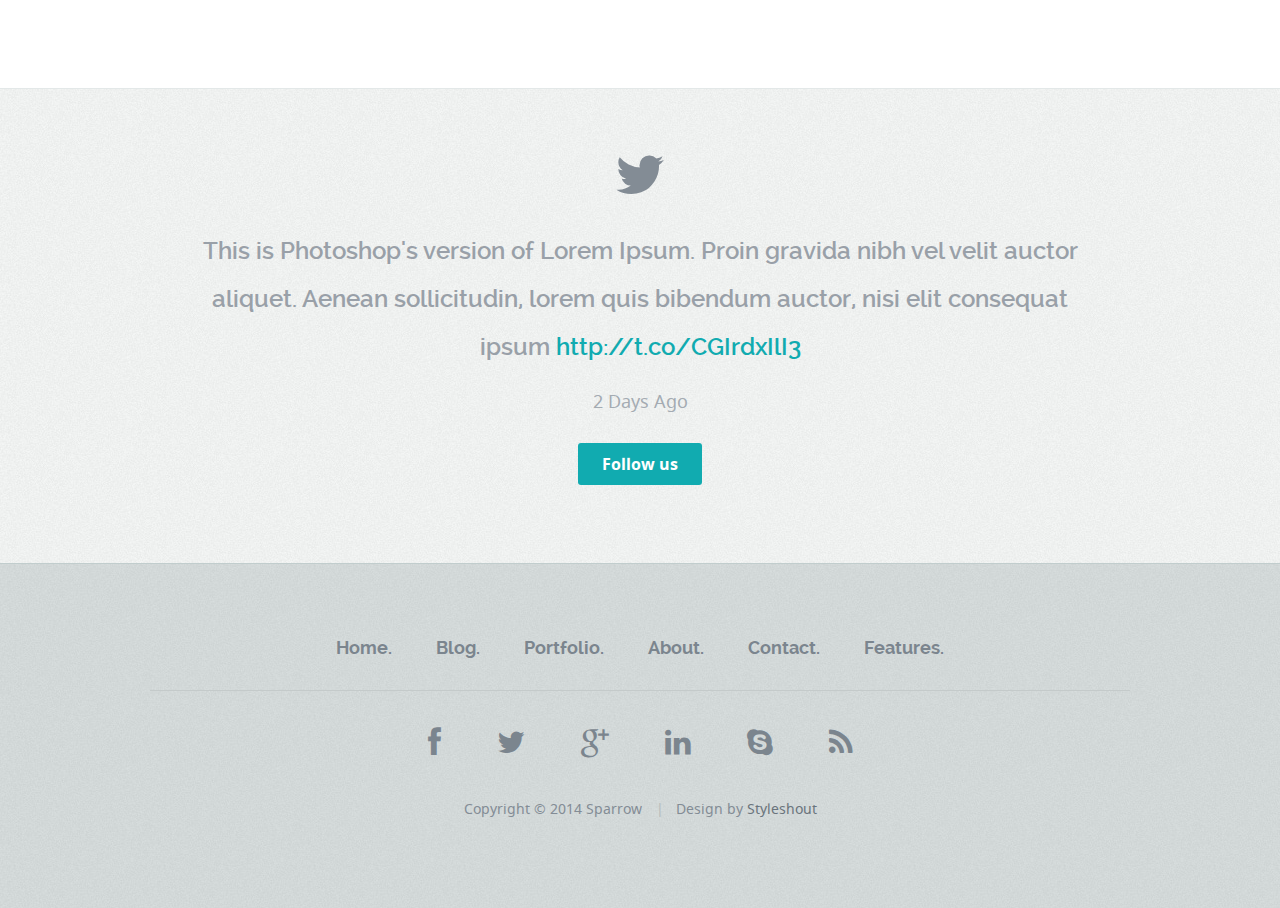
<file: Sparrow/contact.html>
<!DOCTYPE html>
<!--[if lt IE 8 ]><html class="no-js ie ie7" lang="en"> <![endif]-->
<!--[if IE 8 ]><html class="no-js ie ie8" lang="en"> <![endif]-->
<!--[if (gte IE 8)|!(IE)]><!--><html class="no-js" lang="en"> <!--<![endif]-->
<head>

   <!--- Basic Page Needs
   ================================================== -->
   <meta charset="utf-8">
	<title>Contact Page | Sparrow</title>
	<meta name="description" content="">
	<meta name="author" content="">

   <!-- Mobile Specific Metas
   ================================================== -->
	<meta name="viewport" content="width=device-width, initial-scale=1, maximum-scale=1">

	<!-- CSS
    ================================================== -->
   <link rel="stylesheet" href="css/default.css">
	<link rel="stylesheet" href="css/layout.css">
   <link rel="stylesheet" href="css/media-queries.css">

   <!-- Script
   ================================================== -->
	<script src="js/modernizr.js"></script>

   <!-- Favicons
	================================================== -->
	<link rel="shortcut icon" href="favicon.ico" >

</head>

<body>

   <!-- Header
   ================================================== -->
   <header>

      <div class="row">

         <div class="twelve columns">

            <div class="logo">
               <a href="index.html"><img alt="" src="images/logo.png"></a>
            </div>

            <nav id="nav-wrap">

               <a class="mobile-btn" href="#nav-wrap" title="Show navigation">Show navigation</a>
	            <a class="mobile-btn" href="#" title="Hide navigation">Hide navigation</a>

               <ul id="nav" class="nav">

	               <li><a href="index.html">Home</a></li>
	               <li><span><a href="blog.html">Blog</a></span>
                     <ul>
                        <li><a href="blog.html">Blog Index</a></li>
                        <li><a href="single.html">Post</a></li>
                     </ul>
                  </li>
                  <li><span><a href="portfolio-index.html">Portfolio</a></span>
                     <ul>
                        <li><a href="portfolio-index.html">Portfolio Index</a></li>
                        <li><a href="portfolio.html">Portfolio Entry</a></li>
                     </ul>
                  </li>
	               <li><a href="about.html">About</a></li>
                  <li class="current"><a href="contact.html">Contact</a></li>
                  <li><a href="styles.html">Features</a></li>

               </ul> <!-- end #nav -->

            </nav> <!-- end #nav-wrap -->

         </div>

      </div>

   </header> <!-- Header End -->

   <!-- Page Title
   ================================================== -->
   <div id="page-title">

      <div class="row">

         <div class="ten columns centered text-center">
            <h1>Get In Touch<span>.</span></h1>

            <p>Aenean condimentum, lacus sit amet luctus lobortis, dolores et quas molestias excepturi
            enim tellus ultrices elit, amet consequat enim elit noneas sit amet luctu. </p>
         </div>

      </div>

   </div> <!-- Page Title End-->

   <!-- Content
   ================================================== -->
   <div class="content-outer">

      <div id="page-content" class="row page">

         <div id="primary" class="eight columns">

            <section>

              <h1>Hello. Let's talk.</h1>

              <p class="lead">Proin gravida nibh vel velit auctor aliquet. Aenean sollicitudin, lorem quis bibendum auctor,
              nisi elit consequat ipsum, nec sagittis sem nibh id elit. Duis sed odio sit amet nibh vulputate
              cursus a sit amet mauris. Morbi accumsan ipsum velit. </p>

              <p>Proin gravida nibh vel velit auctor aliquet. Aenean sollicitudin, lorem quis bibendum auctor,
              nisi elit consequat ipsum, nec sagittis sem nibh id elit. Duis sed odio sit amet nibh vulputate
              cursus a sit amet mauris. Morbi accumsan ipsum velit. Nam nec tellus a odio tincidunt auctor a
              ornare odio. Sed non  mauris vitae erat consequat auctor eu in elit. </p>

              <div id="contact-form">

                  <!-- form -->
                  <form name="contactForm" id="contactForm" method="post" action="">
      					<fieldset>

                        <div class="half">
      						   <label for="contactName">Name <span class="required">*</span></label>
      						   <input name="contactName" type="text" id="contactName" size="35" value="" />
                        </div>

                        <div class="half pull-right">
      						   <label for="contactEmail">Email <span class="required">*</span></label>
      						   <input name="contactEmail" type="text" id="contactEmail" size="35" value="" />
                        </div>

                        <div>
      						   <label for="contactSubject">Subject</label>
      						   <input name="contactSubject" type="text" id="contactSubject" size="35" value="" />
                        </div>

                        <div>
                           <label  for="contactMessage">Message <span class="required">*</span></label>
                           <textarea name="contactMessage"  id="contactMessage" rows="15" cols="50" ></textarea>
                        </div>

                        <div>
                           <button class="submit">Submit</button>
                           <span id="image-loader">
                              <img src="images/loader.gif" alt="" />
                           </span>
                        </div>

      					</fieldset>
      				</form> <!-- Form End -->

                  <!-- contact-warning -->
                  <div id="message-warning"></div>
                  <!-- contact-success -->
      				<div id="message-success">
                     <i class="icon-ok"></i>Your message was sent, thank you!<br />
      				</div>

               </div>

            </section> <!-- section end -->

         </div>

         <div id="secondary" class="four columns end">

            <aside id="sidebar">

               <div class="widget widget_search">
                  <h5>Search</h5>
                  <form action="#">

                     <input class="text-search" type="text" onfocus="if (this.value == 'Search here...') { this.value = ''; }" onblur="if(this.value == '') { this.value = 'Search here...'; }" value="Search here...">
                     <input type="submit" class="submit-search" value="">

                  </form>
               </div>

               <div class="widget widget_text">
                  <h5 class="widget-title">Text Widget</h5>
                  <div class="textwidget">Proin gravida nibh vel velit auctor aliquet.
                  Aenean sollicitudin, lorem quis bibendum auctor, nisi elit consequat ipsum,
                  nec sagittis sem nibh id elit. Duis sed odio sit amet nibh vulputate cursus
                  a sit amet mauris. Morbi accumsan ipsum velit. </div>
		         </div>

               <div class="widget widget_contact">
					   <h5>Address and Phone</h5>
					   <p class="address">
						   Sparrow Studio<br>
						   1600 Amphitheatre Parkway <br>
						   Mountain View, CA 94043 US<br>
						   <span>(123) 456-7890</span>
					   </p>

					   <h5>Email and Social</h5>
					   <p>
                     E-mail: info{@}sparrow.com<br>
                     Twitter: <a href="#">@sparrow</a><br>
                     Facebook: <a href="#">sparrow FB page</a><br>
                     Google+: <a href="#">sparrow G+ page</a>
                  </p>
				   </div>

               <div class="widget widget_photostream">
                  <h5>Photostream</h5>
                  <ul class="photostream cf">
                     <li><a href="#"><img src="images/thumb.jpg" alt="thumbnail"></a></li>
                     <li><a href="#"><img src="images/thumb.jpg" alt="thumbnail"></a></li>
                     <li><a href="#"><img src="images/thumb.jpg" alt="thumbnail"></a></li>
                     <li><a href="#"><img src="images/thumb.jpg" alt="thumbnail"></a></li>
                     <li><a href="#"><img src="images/thumb.jpg" alt="thumbnail"></a></li>
                     <li><a href="#"><img src="images/thumb.jpg" alt="thumbnail"></a></li>
                     <li><a href="#"><img src="images/thumb.jpg" alt="thumbnail"></a></li>
                     <li><a href="#"><img src="images/thumb.jpg" alt="thumbnail"></a></li>
                  </ul>
	            </div>

            </aside>

         </div>

      </div>

   </div> <!-- Content End-->

   <!-- Tweets Section
   ================================================== -->
   <section id="tweets">

      <div class="row">

         <div class="tweeter-icon align-center">
            <i class="fa fa-twitter"></i>
         </div>

         <ul id="twitter" class="align-center">
            <li>
               <span>
               This is Photoshop's version  of Lorem Ipsum. Proin gravida nibh vel velit auctor aliquet.
               Aenean sollicitudin, lorem quis bibendum auctor, nisi elit consequat ipsum
               <a href="#">http://t.co/CGIrdxIlI3</a>
               </span>
               <b><a href="#">2 Days Ago</a></b>
            </li>
            <!--
            <li>
               <span>
               This is Photoshop's version  of Lorem Ipsum. Proin gravida nibh vel velit auctor aliquet.
               Aenean sollicitudin, lorem quis bibendum auctor, nisi elit consequat ipsum
               <a href="#">http://t.co/CGIrdxIlI3</a>
               </span>
               <b><a href="#">3 Days Ago</a></b>
            </li>
            -->
         </ul>

         <p class="align-center"><a href="#" class="button">Follow us</a></p>

      </div>

   </section> <!-- Tweet Section End-->

   <!-- footer
   ================================================== -->
   <footer>

      <div class="row">

         <div class="twelve columns">

            <ul class="footer-nav">
					<li><a href="#">Home.</a></li>
              	<li><a href="#">Blog.</a></li>
              	<li><a href="#">Portfolio.</a></li>
              	<li><a href="#">About.</a></li>
              	<li><a href="#">Contact.</a></li>
               <li><a href="#">Features.</a></li>
			   </ul>

            <ul class="footer-social">
               <li><a href="#"><i class="fa fa-facebook"></i></a></li>
               <li><a href="#"><i class="fa fa-twitter"></i></a></li>
               <li><a href="#"><i class="fa fa-google-plus"></i></a></li>
               <li><a href="#"><i class="fa fa-linkedin"></i></a></li>
               <li><a href="#"><i class="fa fa-skype"></i></a></li>
               <li><a href="#"><i class="fa fa-rss"></i></a></li>
            </ul>

            <ul class="copyright">
               <li>Copyright &copy; 2014 Sparrow</li> 
               <li>Design by <a href="http://www.styleshout.com/">Styleshout</a></li>               
            </ul>

         </div>

         <div id="go-top" style="display: block;"><a title="Back to Top" href="#">Go To Top</a></div>

      </div>

   </footer> <!-- Footer End-->

   <!-- Java Script
   ================================================== -->
   <script src="http://ajax.googleapis.com/ajax/libs/jquery/1.10.2/jquery.min.js"></script>
   <script>window.jQuery || document.write('<script src="js/jquery-1.10.2.min.js"><\/script>')</script>
   <script type="text/javascript" src="js/jquery-migrate-1.2.1.min.js"></script>

   <script src="js/jquery.flexslider.js"></script>
   <script src="js/doubletaptogo.js"></script>
   <script src="js/init.js"></script>

</body>

</html>
</file>
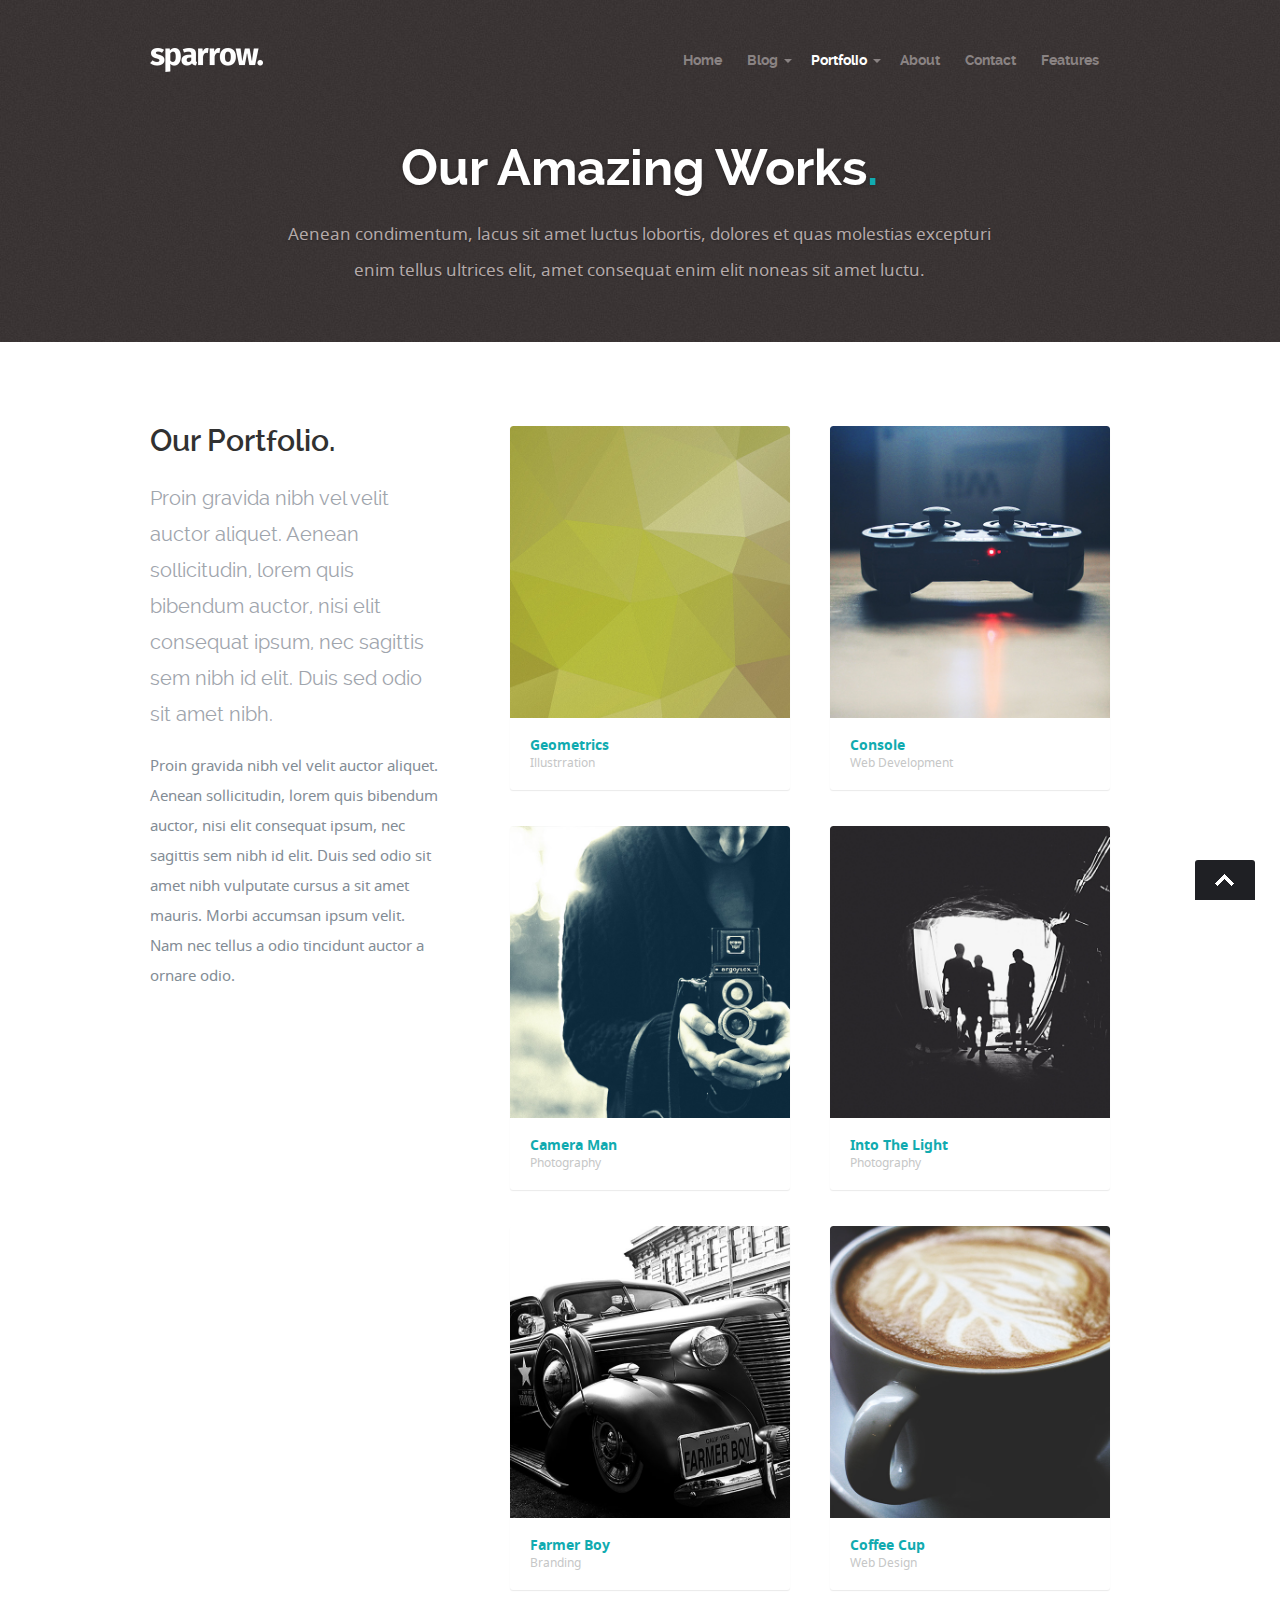
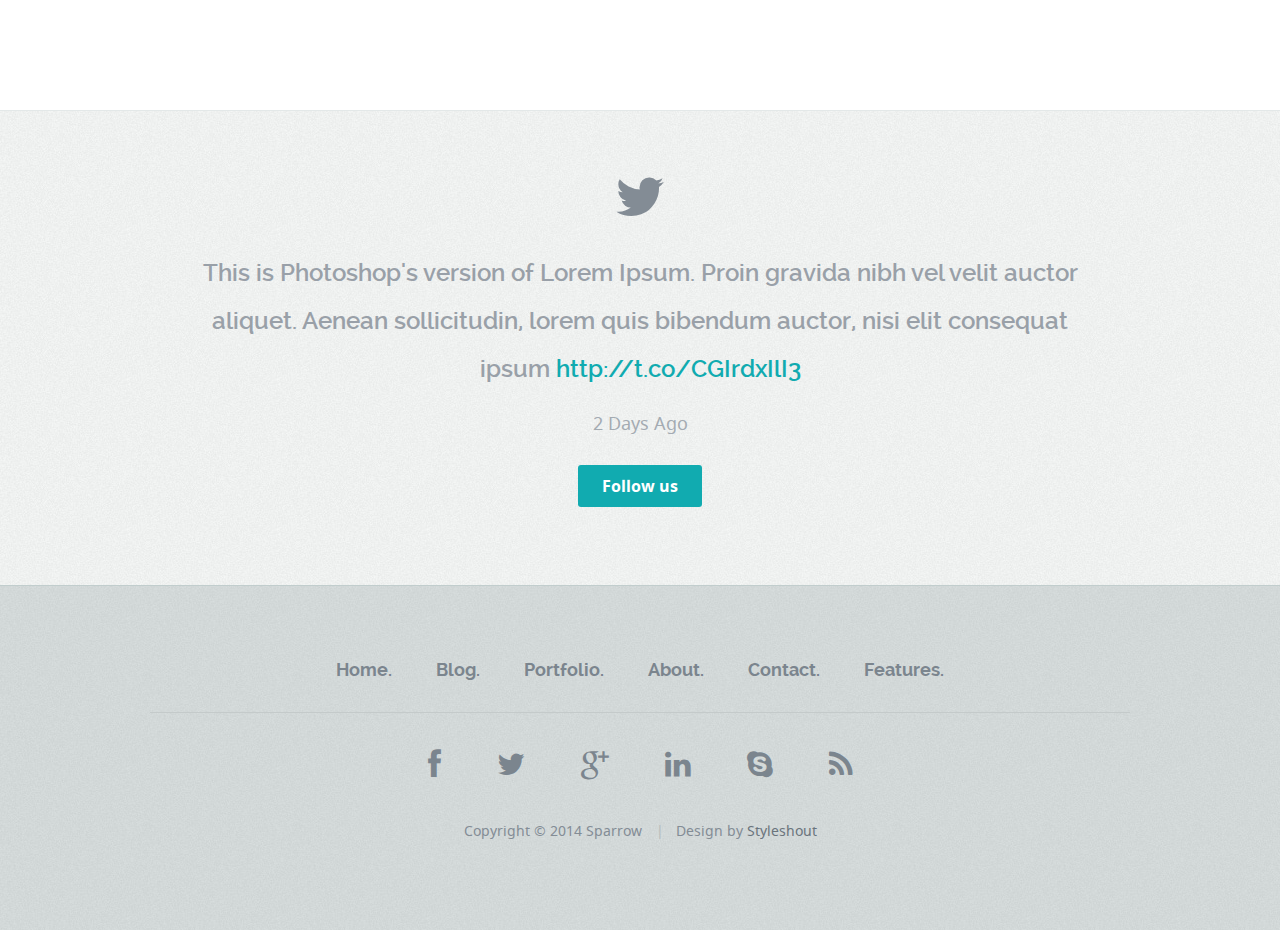
<file: Sparrow/portfolio-index.html>
<!DOCTYPE html>
<!--[if lt IE 8 ]><html class="no-js ie ie7" lang="en"> <![endif]-->
<!--[if IE 8 ]><html class="no-js ie ie8" lang="en"> <![endif]-->
<!--[if (gte IE 8)|!(IE)]><!--><html class="no-js" lang="en"> <!--<![endif]-->
<head>

   <!--- Basic Page Needs
   ================================================== -->
   <meta charset="utf-8">
	<title>Portfolio | Sparrow</title>
	<meta name="description" content="">
	<meta name="author" content="">

   <!-- Mobile Specific Metas
   ================================================== -->
	<meta name="viewport" content="width=device-width, initial-scale=1, maximum-scale=1">

	<!-- CSS
    ================================================== -->
   <link rel="stylesheet" href="css/default.css">
	<link rel="stylesheet" href="css/layout.css">
   <link rel="stylesheet" href="css/media-queries.css">

   <!-- Script
   ================================================== -->
	<script src="js/modernizr.js"></script>

   <!-- Favicons
	================================================== -->
	<link rel="shortcut icon" href="favicon.ico" >

</head>

<body>

   <!-- Header
   ================================================== -->
   <header>

      <div class="row">

         <div class="twelve columns">

            <div class="logo">
               <a href="#"><img alt="" src="images/logo.png"></a>
            </div>

            <nav id="nav-wrap">

               <a class="mobile-btn" href="#nav-wrap" title="Show navigation">Show navigation</a>
	            <a class="mobile-btn" href="#" title="Hide navigation">Hide navigation</a>

               <ul id="nav" class="nav">

	               <li><a href="index.html">Home</a></li>
	               <li><span><a href="blog.html">Blog</a></span>
                     <ul>
                        <li><a href="blog.html">Blog Index</a></li>
                        <li><a href="single.html">Post</a></li>
                     </ul>
                  </li>
                  <li class="current"><span><a href="portfolio-index.html">Portfolio</a></span>
                     <ul>
                        <li><a href="portfolio-index.html">Portfolio Index</a></li>
                        <li><a href="portfolio.html">Portfolio Entry</a></li>
                     </ul>
                  </li>
	               <li><a href="about.html">About</a></li>
                  <li><a href="contact.html">Contact</a></li>
                  <li><a href="styles.html">Features</a></li>

               </ul> <!-- end #nav -->

            </nav> <!-- end #nav-wrap -->

         </div>

      </div>

   </header> <!-- Header End -->

   <!-- Page Title
   ================================================== -->
   <div id="page-title">

      <div class="row">

         <div class="ten columns centered text-center">
            <h1>Our Amazing Works<span>.</span></h1>

            <p>Aenean condimentum, lacus sit amet luctus lobortis, dolores et quas molestias excepturi
            enim tellus ultrices elit, amet consequat enim elit noneas sit amet luctu. </p>
         </div>

      </div>

   </div> <!-- Page Title End-->

   <!-- Content
   ================================================== -->
   <div class="content-outer">

      <div id="page-content" class="row portfolio">

         <section class="entry cf">

            <div id="secondary"  class="four columns entry-details">

               <h1>Our Portfolio.</h1>

               <p class="lead">Proin gravida nibh vel velit auctor aliquet. Aenean sollicitudin, lorem quis bibendum auctor,
               nisi elit consequat ipsum, nec sagittis sem nibh id elit. Duis sed odio sit amet nibh.</p>

               <p>Proin gravida nibh vel velit auctor aliquet. Aenean sollicitudin, lorem quis bibendum auctor,
               nisi elit consequat ipsum, nec sagittis sem nibh id elit. Duis sed odio sit amet nibh vulputate
               cursus a sit amet mauris. Morbi accumsan ipsum velit. Nam nec tellus a odio tincidunt auctor a
               ornare odio.</p>

            </div> <!-- Secondary End-->

            <div id="primary" class="eight columns portfolio-list">

               <div id="portfolio-wrapper" class="bgrid-halves cf">

          		   <div class="columns portfolio-item first">
                     <div class="item-wrap">
          				   <a href="portfolio.html">
                           <img alt="" src="images/portfolio/geometrics.jpg">
                           <div class="overlay"></div>
                           <div class="link-icon"><i class="fa fa-link"></i></div>
                        </a>
          					<div class="portfolio-item-meta">
          					   <h5><a href="portfolio.html">Geometrics</a></h5>
                           <p>Illustrration</p>
          					</div>
                     </div>
          			</div>

                  <div class="columns portfolio-item">
                     <div class="item-wrap">
          				   <a href="portfolio.html">
                           <img alt="" src="images/portfolio/console.jpg">
                           <div class="overlay"></div>
                           <div class="link-icon"><i class="fa fa-link"></i></div>
                        </a>
          					<div class="portfolio-item-meta">
          					   <h5><a href="portfolio.html">Console</a></h5>
                           <p>Web Development</p>
          					</div>
                     </div>
          			</div>

                  <div class="columns portfolio-item first">
                     <div class="item-wrap">
          				   <a href="portfolio.html">
                           <img alt="" src="images/portfolio/camera-man.jpg">
                           <div class="overlay"></div>
                           <div class="link-icon"><i class="fa fa-link"></i></div>
                        </a>
          					<div class="portfolio-item-meta">
          					   <h5><a href="portfolio.html">Camera Man</a></h5>
                           <p>Photography</p>
          					</div>
                     </div>
          			</div>

                  <div class="columns portfolio-item">
                     <div class="item-wrap">
          				   <a href="portfolio.html">
                           <img alt="" src="images/portfolio/into-the-light.jpg">
                           <div class="overlay"></div>
                           <div class="link-icon"><i class="fa fa-link"></i></div>
                        </a>
          					<div class="portfolio-item-meta">
          					   <h5><a href="portfolio.html">Into The Light</a></h5>
                           <p>Photography</p>
          					</div>
                     </div>
          			</div>

                  <div class="columns portfolio-item first">
                     <div class="item-wrap">
          				   <a href="portfolio.html">
                           <img alt="" src="images/portfolio/farmerboy.jpg">
                           <div class="overlay"></div>
                           <div class="link-icon"><i class="fa fa-link"></i></div>
                        </a>
          					<div class="portfolio-item-meta">
          					   <h5><a href="portfolio.html">Farmer Boy</a></h5>
                           <p>Branding</p>
          					</div>
                     </div>
          			</div>

                  <div class="columns portfolio-item">
                     <div class="item-wrap">
          				   <a href="portfolio.html">
                           <img alt="" src="images/portfolio/coffee-cup.jpg">
                           <div class="overlay"></div>
                           <div class="link-icon"><i class="fa fa-link"></i></div>
                        </a>
          					<div class="portfolio-item-meta">
          					   <h5><a href="portfolio.html">Coffee Cup</a></h5>
                           <p>Web Design</p>
          					</div>
                     </div>
          			</div>

               </div>

            </div> <!-- primary end-->

         </section> <!-- end section -->

      </div> <!-- #page-content end-->

   </div> <!-- content End-->

   <!-- Tweets Section
   ================================================== -->
   <section id="tweets">

      <div class="row">

         <div class="tweeter-icon align-center">
            <i class="fa fa-twitter"></i>
         </div>

         <ul id="twitter" class="align-center">
            <li>
               <span>
               This is Photoshop's version  of Lorem Ipsum. Proin gravida nibh vel velit auctor aliquet.
               Aenean sollicitudin, lorem quis bibendum auctor, nisi elit consequat ipsum
               <a href="#">http://t.co/CGIrdxIlI3</a>
               </span>
               <b><a href="#">2 Days Ago</a></b>
            </li>
            <!--
            <li>
               <span>
               This is Photoshop's version  of Lorem Ipsum. Proin gravida nibh vel velit auctor aliquet.
               Aenean sollicitudin, lorem quis bibendum auctor, nisi elit consequat ipsum
               <a href="#">http://t.co/CGIrdxIlI3</a>
               </span>
               <b><a href="#">3 Days Ago</a></b>
            </li>
            -->
         </ul>

         <p class="align-center"><a href="#" class="button">Follow us</a></p>

      </div>

   </section> <!-- Tweet Section End-->

   <!-- footer
   ================================================== -->
   <footer>

      <div class="row">

         <div class="twelve columns">

            <ul class="footer-nav">
					<li><a href="#">Home.</a></li>
              	<li><a href="#">Blog.</a></li>
              	<li><a href="#">Portfolio.</a></li>
              	<li><a href="#">About.</a></li>
              	<li><a href="#">Contact.</a></li>
               <li><a href="#">Features.</a></li>
			   </ul>

            <ul class="footer-social">
               <li><a href="#"><i class="fa fa-facebook"></i></a></li>
               <li><a href="#"><i class="fa fa-twitter"></i></a></li>
               <li><a href="#"><i class="fa fa-google-plus"></i></a></li>
               <li><a href="#"><i class="fa fa-linkedin"></i></a></li>
               <li><a href="#"><i class="fa fa-skype"></i></a></li>
               <li><a href="#"><i class="fa fa-rss"></i></a></li>
            </ul>

            <ul class="copyright">
               <li>Copyright &copy; 2014 Sparrow</li> 
               <li>Design by <a href="http://www.styleshout.com/">Styleshout</a></li>               
            </ul>

         </div>

         <div id="go-top" style="display: block;"><a title="Back to Top" href="#">Go To Top</a></div>

      </div>

   </footer> <!-- Footer End-->

   <!-- Java Script
   ================================================== -->
   <script src="http://ajax.googleapis.com/ajax/libs/jquery/1.10.2/jquery.min.js"></script>
   <script>window.jQuery || document.write('<script src="js/jquery-1.10.2.min.js"><\/script>')</script>
   <script type="text/javascript" src="js/jquery-migrate-1.2.1.min.js"></script>

   <script src="js/jquery.flexslider.js"></script>
   <script src="js/doubletaptogo.js"></script>
   <script src="js/init.js"></script>  

</body>

</html>
</file>
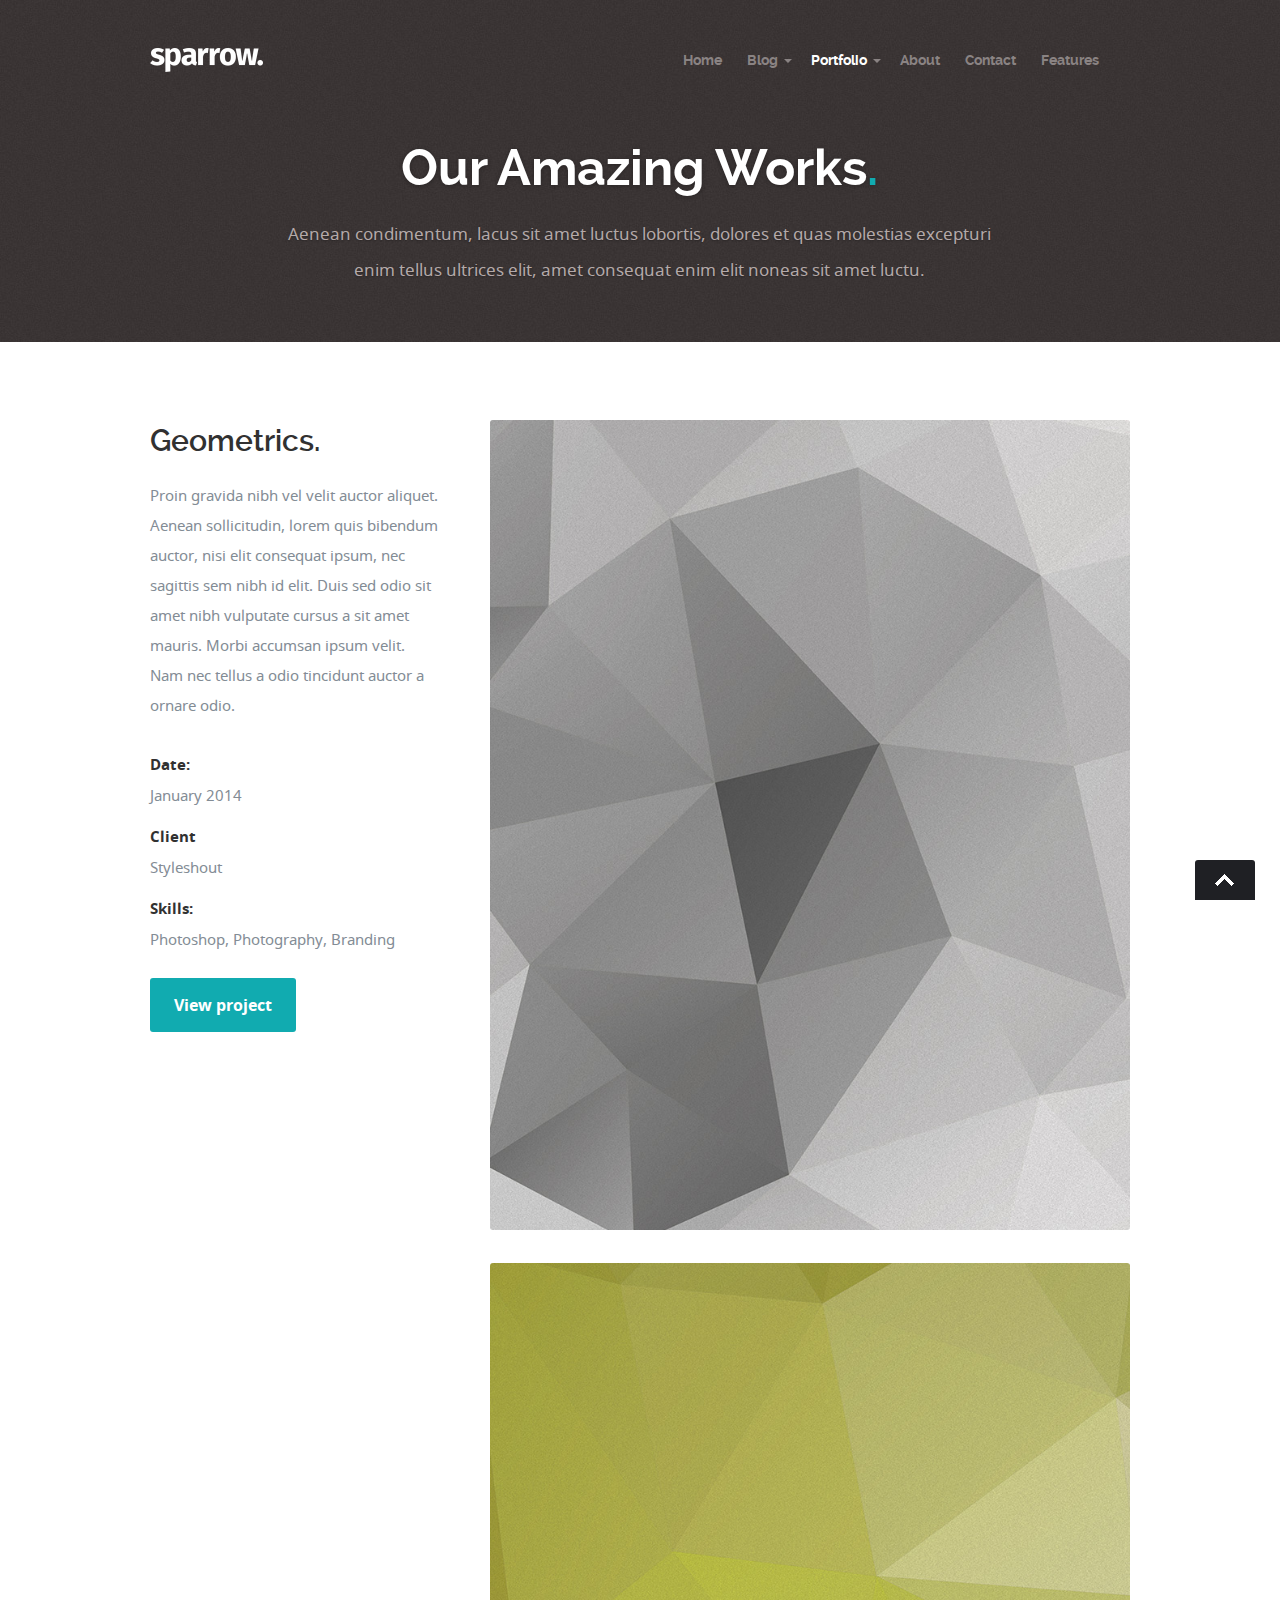
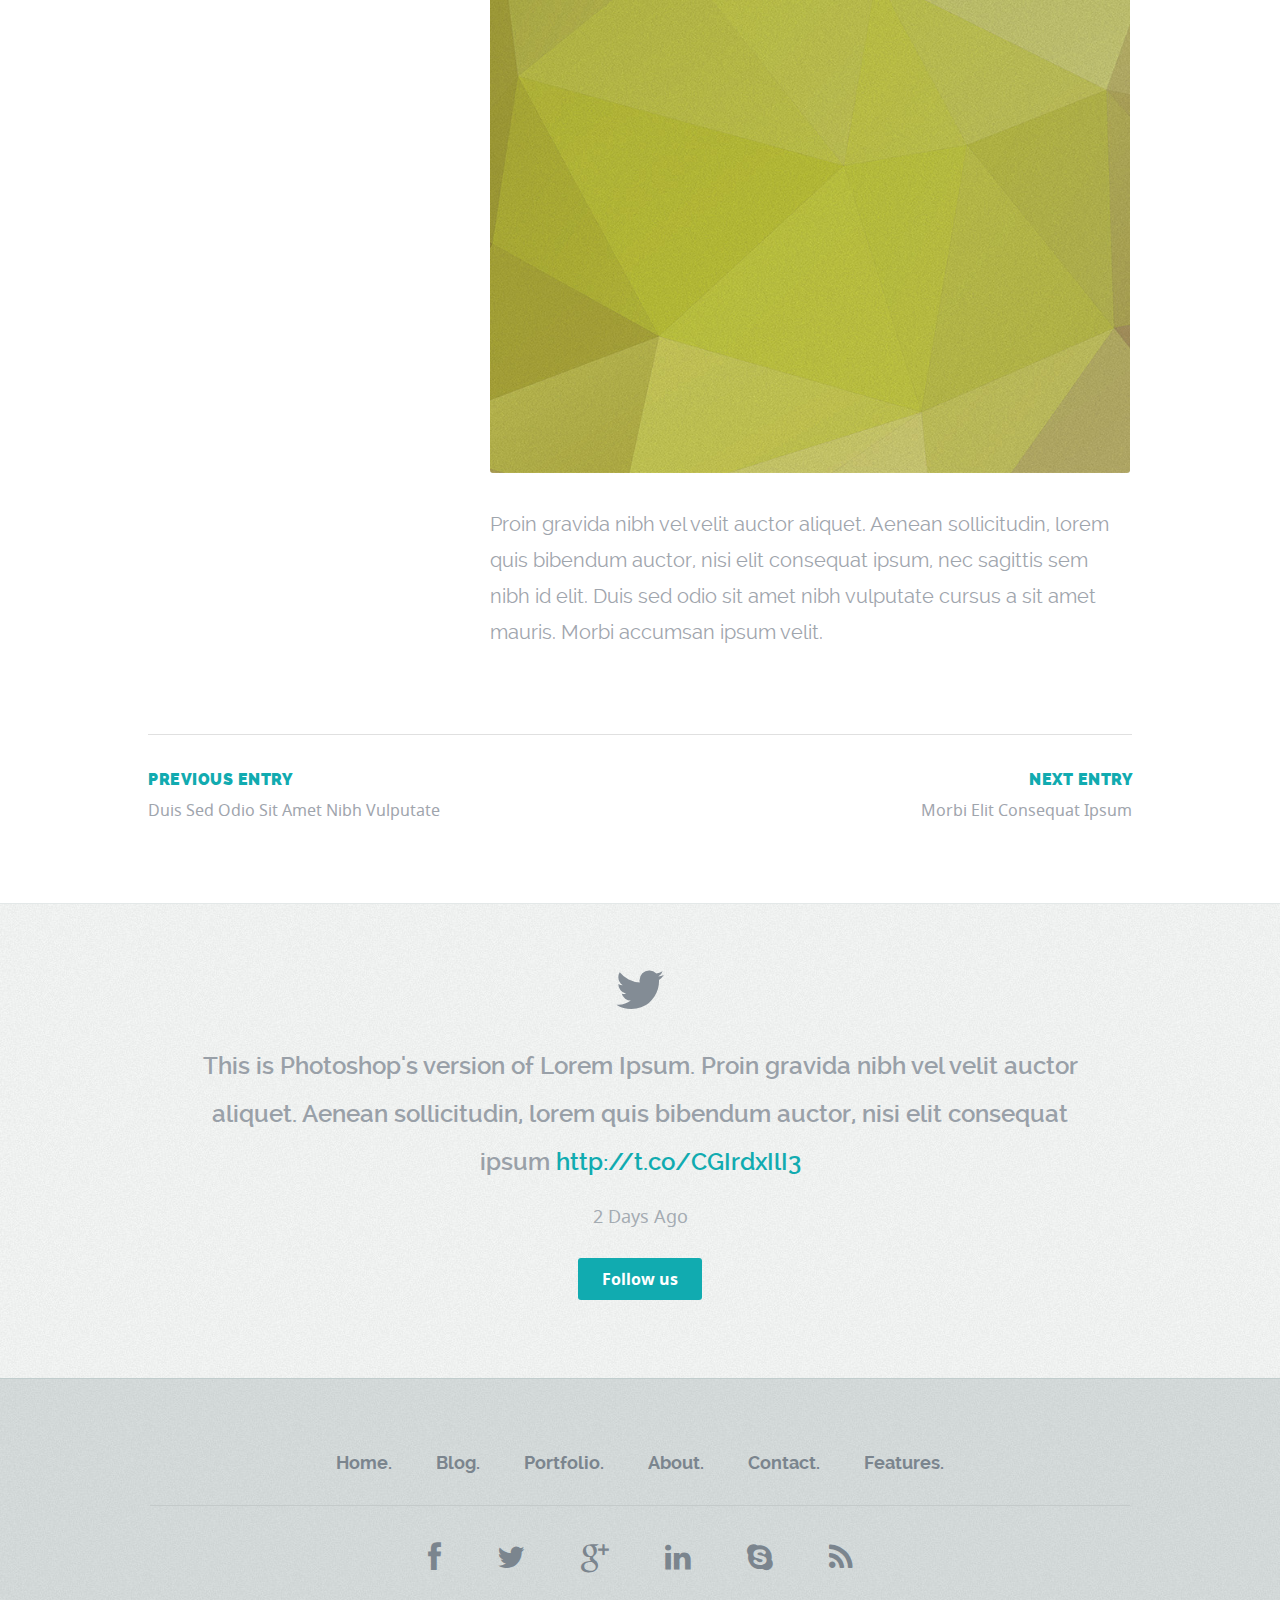
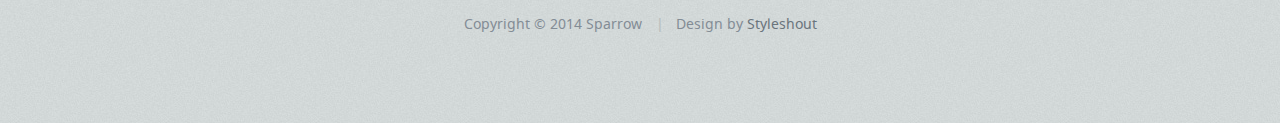
<file: Sparrow/portfolio.html>
<!DOCTYPE html>
<!--[if lt IE 8 ]><html class="no-js ie ie7" lang="en"> <![endif]-->
<!--[if IE 8 ]><html class="no-js ie ie8" lang="en"> <![endif]-->
<!--[if (gte IE 8)|!(IE)]><!--><html class="no-js" lang="en"> <!--<![endif]-->
<head>

   <!--- Basic Page Needs
   ================================================== -->
   <meta charset="utf-8">
	<title>Portfolio Entry | Sparrow</title>
	<meta name="description" content="">
	<meta name="author" content="">

   <!-- Mobile Specific Metas
   ================================================== -->
	<meta name="viewport" content="width=device-width, initial-scale=1, maximum-scale=1">

	<!-- CSS
    ================================================== -->
   <link rel="stylesheet" href="css/default.css">
	<link rel="stylesheet" href="css/layout.css">
   <link rel="stylesheet" href="css/media-queries.css">

   <!-- Script
   ================================================== -->
	<script src="js/modernizr.js"></script>

   <!-- Favicons
	================================================== -->
	<link rel="shortcut icon" href="favicon.ico" >

</head>

<body>

   <!-- Header
   ================================================== -->
   <header>

      <div class="row">

         <div class="twelve columns">

            <div class="logo">
               <a href="#"><img alt="" src="images/logo.png"></a>
            </div>

            <nav id="nav-wrap">

               <a class="mobile-btn" href="#nav-wrap" title="Show navigation">Show navigation</a>
	            <a class="mobile-btn" href="#" title="Hide navigation">Hide navigation</a>

               <ul id="nav" class="nav">

	               <li><a href="index.html">Home</a></li>
	               <li><span><a href="blog.html">Blog</a></span>
                     <ul>
                        <li><a href="blog.html">Blog Index</a></li>
                        <li><a href="single.html">Post</a></li>
                     </ul>
                  </li>
                  <li class="current"><span><a href="portfolio-index.html">Portfolio</a></span>
                     <ul>
                        <li><a href="portfolio-index.html">Portfolio Index</a></li>
                        <li><a href="portfolio.html">Portfolio Entry</a></li>
                     </ul>
                  </li>
	               <li><a href="about.html">About</a></li>
                  <li><a href="contact.html">Contact</a></li>
                  <li><a href="styles.html">Features</a></li>

               </ul> <!-- end #nav -->

            </nav> <!-- end #nav-wrap -->

         </div>

      </div>

   </header> <!-- Header End -->

   <!-- Page Title
   ================================================== -->
   <div id="page-title">

      <div class="row">

         <div class="ten columns centered text-center">
            <h1>Our Amazing Works<span>.</span></h1>

            <p>Aenean condimentum, lacus sit amet luctus lobortis, dolores et quas molestias excepturi
            enim tellus ultrices elit, amet consequat enim elit noneas sit amet luctu. </p>
         </div>

      </div>

   </div> <!-- Page Title End-->

   <!-- Content
   ================================================== -->
   <div class="content-outer">

      <div id="page-content" class="row portfolio">

         <section class="entry cf">

            <div id="secondary"  class="four columns entry-details">

                  <h1>Geometrics.</h1>

                  <div class="entry-description">

                     <p>Proin gravida nibh vel velit auctor aliquet. Aenean sollicitudin, lorem quis bibendum auctor,
                     nisi elit consequat ipsum, nec sagittis sem nibh id elit. Duis sed odio sit amet nibh vulputate
                     cursus a sit amet mauris. Morbi accumsan ipsum velit. Nam nec tellus a odio tincidunt auctor a
                     ornare odio.</p>

                  </div>

                  <ul class="portfolio-meta-list">
						   <li><span>Date: </span>January 2014</li>
						   <li><span>Client </span>Styleshout</li>
						   <li><span>Skills: </span>Photoshop, Photography, Branding</li>
				      </ul>

                  <a class="button" href="http://behance.net">View project</a>

            </div> <!-- secondary End-->

            <div id="primary" class="eight columns">

               <div class="entry-media">

                  <img src="images/portfolio/entries/geometric-backgrounds-01.jpg" alt="" />

                  <img src="images/portfolio/entries/geometric-backgrounds-02.jpg" alt="" />

               </div>

               <div class="entry-excerpt">

				      <p>Proin gravida nibh vel velit auctor aliquet. Aenean sollicitudin, lorem quis bibendum auctor,
                  nisi elit consequat ipsum, nec sagittis sem nibh id elit. Duis sed odio sit amet nibh vulputate
                  cursus a sit amet mauris. Morbi accumsan ipsum velit. </p>

					</div>

            </div> <!-- primary end-->

         </section> <!-- end section -->

         <ul class="post-nav cf">
			   <li class="prev"><a href="#" rel="prev"><strong>Previous Entry</strong> Duis Sed Odio Sit Amet Nibh Vulputate</a></li>
				<li class="next"><a href="#" rel="next"><strong>Next Entry</strong> Morbi Elit Consequat Ipsum</a></li>
			</ul>

      </div>

   </div> <!-- content End-->

   <!-- Tweets Section
   ================================================== -->
   <section id="tweets">

      <div class="row">

         <div class="tweeter-icon align-center">
            <i class="fa fa-twitter"></i>
         </div>

         <ul id="twitter" class="align-center">
            <li>
               <span>
               This is Photoshop's version  of Lorem Ipsum. Proin gravida nibh vel velit auctor aliquet.
               Aenean sollicitudin, lorem quis bibendum auctor, nisi elit consequat ipsum
               <a href="#">http://t.co/CGIrdxIlI3</a>
               </span>
               <b><a href="#">2 Days Ago</a></b>
            </li>
            <!--
            <li>
               <span>
               This is Photoshop's version  of Lorem Ipsum. Proin gravida nibh vel velit auctor aliquet.
               Aenean sollicitudin, lorem quis bibendum auctor, nisi elit consequat ipsum
               <a href="#">http://t.co/CGIrdxIlI3</a>
               </span>
               <b><a href="#">3 Days Ago</a></b>
            </li>
            -->
         </ul>

         <p class="align-center"><a href="#" class="button">Follow us</a></p>

      </div>

   </section> <!-- Tweet Section End-->

   <!-- footer
   ================================================== -->
   <footer>

      <div class="row">

         <div class="twelve columns">

            <ul class="footer-nav">
					<li><a href="#">Home.</a></li>
              	<li><a href="#">Blog.</a></li>
              	<li><a href="#">Portfolio.</a></li>
              	<li><a href="#">About.</a></li>
              	<li><a href="#">Contact.</a></li>
               <li><a href="#">Features.</a></li>
			   </ul>

            <ul class="footer-social">
               <li><a href="#"><i class="fa fa-facebook"></i></a></li>
               <li><a href="#"><i class="fa fa-twitter"></i></a></li>
               <li><a href="#"><i class="fa fa-google-plus"></i></a></li>
               <li><a href="#"><i class="fa fa-linkedin"></i></a></li>
               <li><a href="#"><i class="fa fa-skype"></i></a></li>
               <li><a href="#"><i class="fa fa-rss"></i></a></li>
            </ul>

            <ul class="copyright">
               <li>Copyright &copy; 2014 Sparrow</li> 
               <li>Design by <a href="http://www.styleshout.com/">Styleshout</a></li>               
            </ul>

         </div>

         <div id="go-top" style="display: block;"><a title="Back to Top" href="#">Go To Top</a></div>

      </div>

   </footer> <!-- Footer End-->

   <!-- Java Script
   ================================================== -->
   <script src="http://ajax.googleapis.com/ajax/libs/jquery/1.10.2/jquery.min.js"></script>
   <script>window.jQuery || document.write('<script src="js/jquery-1.10.2.min.js"><\/script>')</script>
   <script type="text/javascript" src="js/jquery-migrate-1.2.1.min.js"></script>

   <script src="js/jquery.flexslider.js"></script>
   <script src="js/doubletaptogo.js"></script>
   <script src="js/init.js"></script>

</body>

</html>
</file>
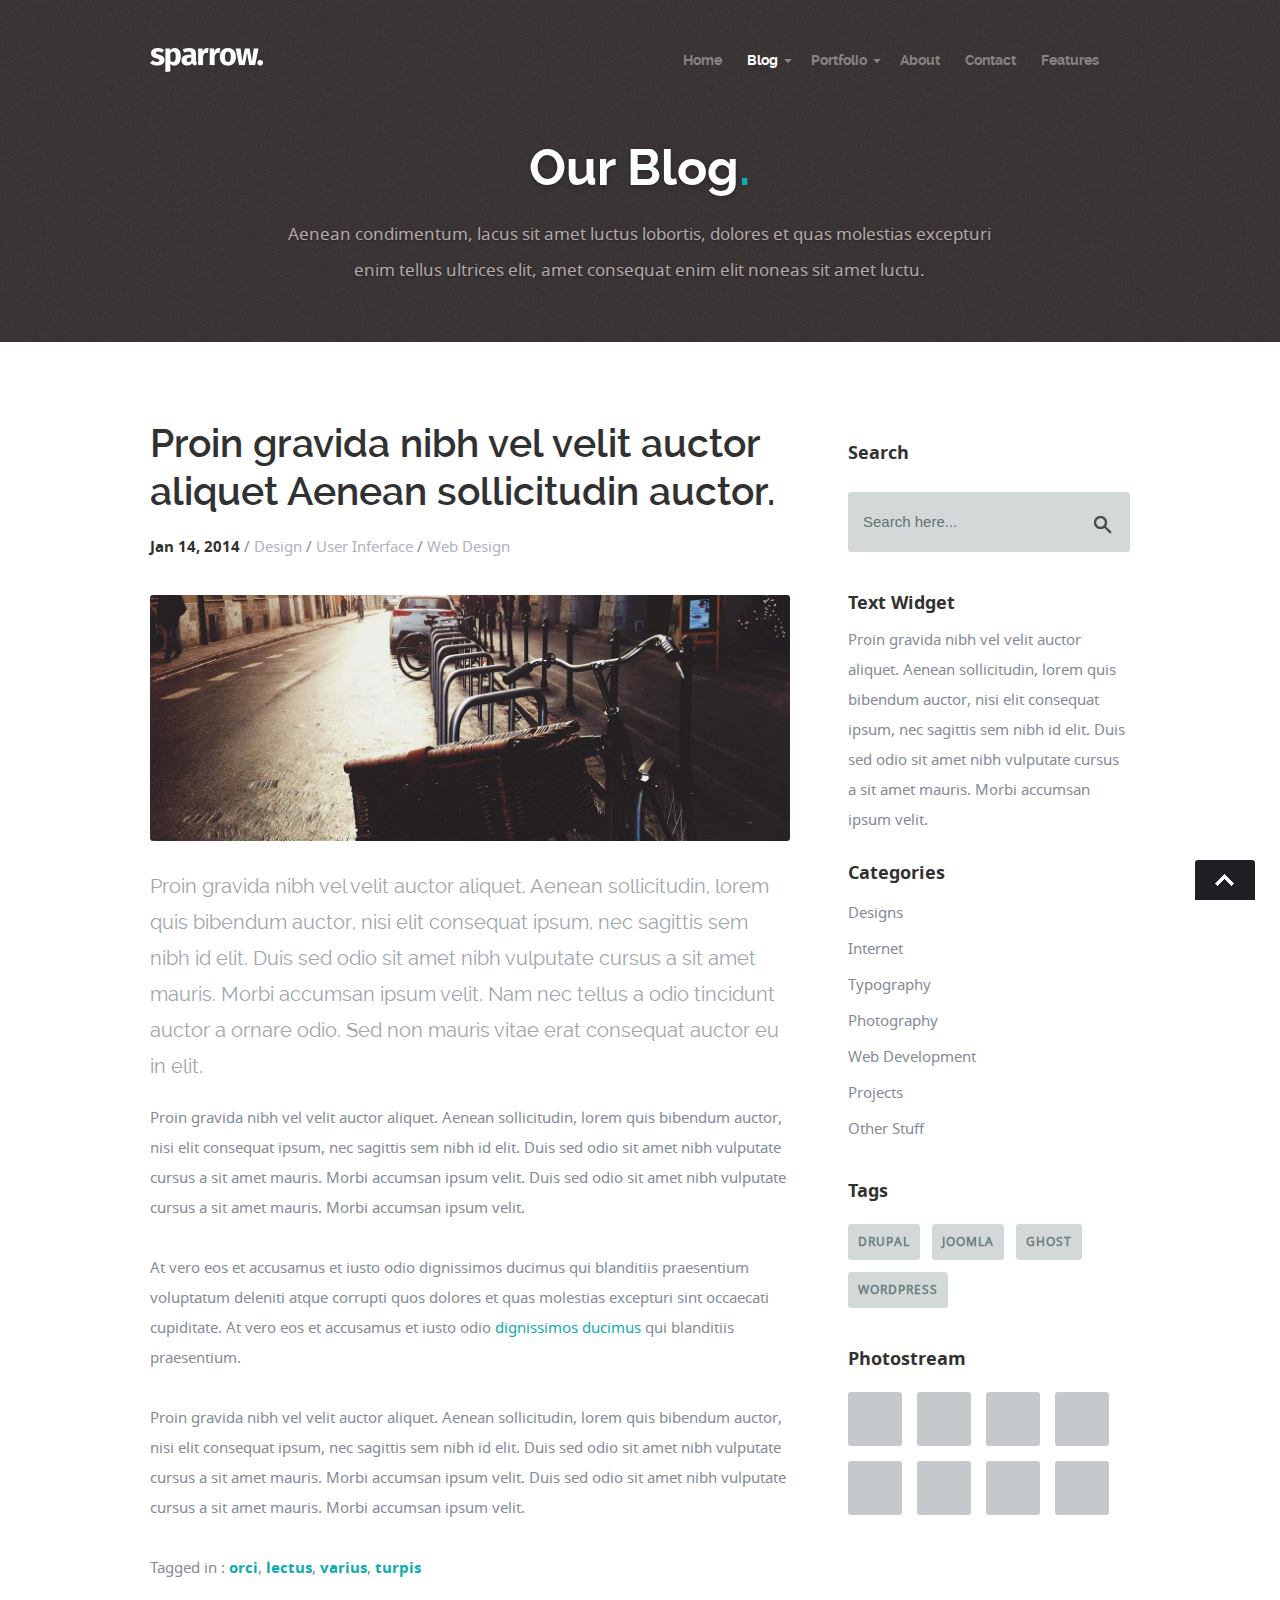
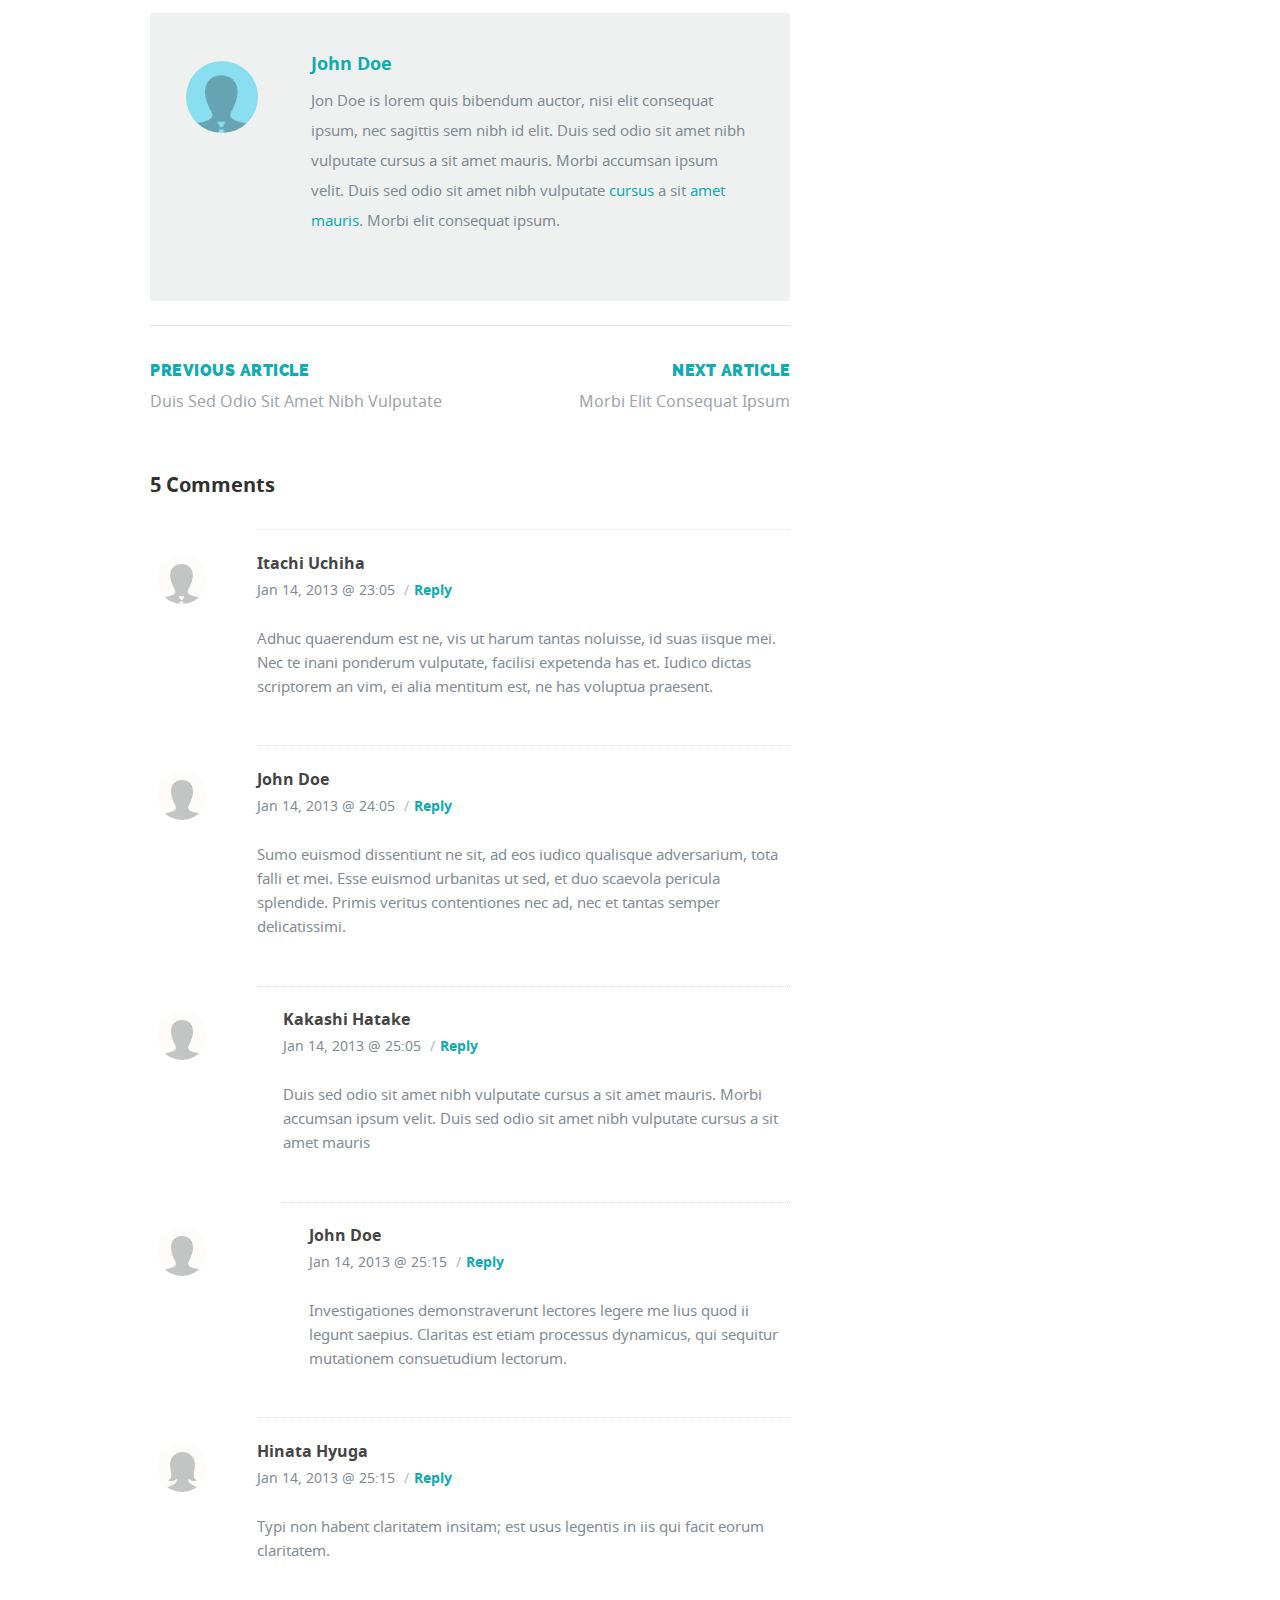
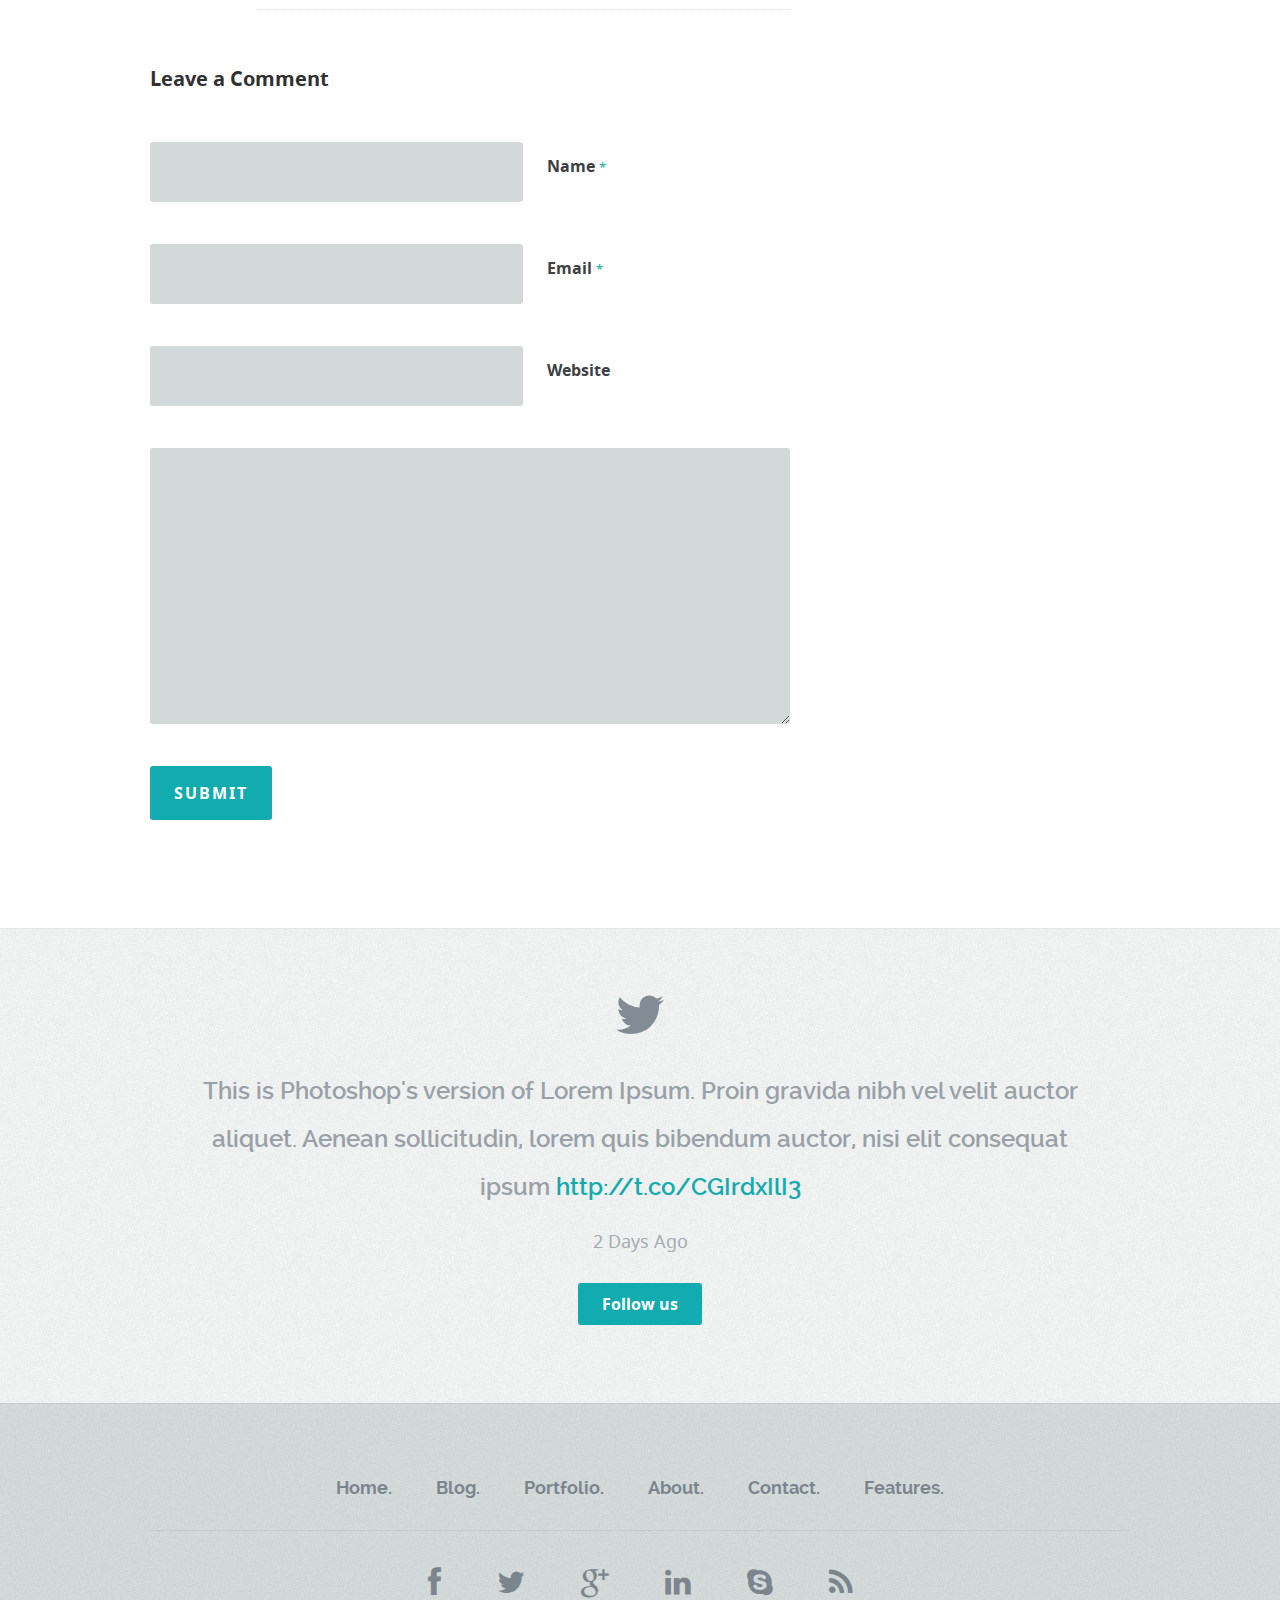
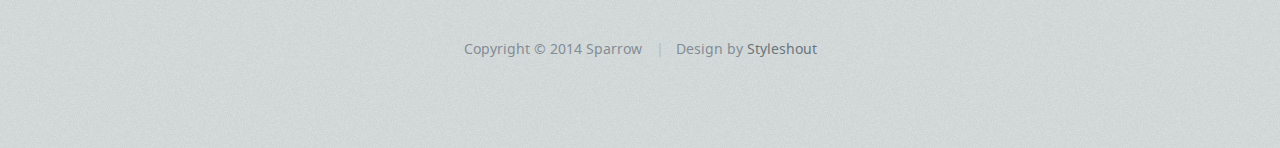
<file: Sparrow/single.html>
<!DOCTYPE html>
<!--[if lt IE 8 ]><html class="no-js ie ie7" lang="en"> <![endif]-->
<!--[if IE 8 ]><html class="no-js ie ie8" lang="en"> <![endif]-->
<!--[if (gte IE 8)|!(IE)]><!--><html class="no-js" lang="en"> <!--<![endif]-->
<head>

   <!--- Basic Page Needs
   ================================================== -->
   <meta charset="utf-8">
	<title>Blog Post | Sparrow</title>
	<meta name="description" content="">
	<meta name="author" content="">

   <!-- Mobile Specific Metas
   ================================================== -->
	<meta name="viewport" content="width=device-width, initial-scale=1, maximum-scale=1">

	<!-- CSS
    ================================================== -->
   <link rel="stylesheet" href="css/default.css">
	<link rel="stylesheet" href="css/layout.css">
   <link rel="stylesheet" href="css/media-queries.css">

   <!-- Script
   ================================================== -->
	<script src="js/modernizr.js"></script>

   <!-- Favicons
	================================================== -->
	<link rel="shortcut icon" href="favicon.ico" >

</head>

<body>

   <!-- Header
   ================================================== -->
   <header>

      <div class="row">

         <div class="twelve columns">

            <div class="logo">
               <a href="index.html"><img alt="" src="images/logo.png"></a>
            </div>

            <nav id="nav-wrap">

               <a class="mobile-btn" href="#nav-wrap" title="Show navigation">Show navigation</a>
	            <a class="mobile-btn" href="#" title="Hide navigation">Hide navigation</a>

               <ul id="nav" class="nav">

	               <li><a href="index.html">Home</a></li>
	               <li class="current"><span><a href="blog.html">Blog</a></span>
                     <ul>
                        <li><a href="blog.html">Blog Index</a></li>
                        <li><a href="single.html">Post</a></li>
                     </ul>
                  </li>
                  <li><span><a href="portfolio-index.html">Portfolio</a></span>
                     <ul>
                        <li><a href="portfolio-index.html">Portfolio Index</a></li>
                        <li><a href="portfolio.html">Portfolio Entry</a></li>
                     </ul>
                  </li>
	               <li><a href="about.html">About</a></li>
                  <li><a href="contact.html">Contact</a></li>
                  <li><a href="styles.html">Features</a></li>

               </ul> <!-- end #nav -->

            </nav> <!-- end #nav-wrap -->

         </div>

      </div>

   </header> <!-- Header End -->

   <!-- Page Title
   ================================================== -->
   <div id="page-title">

      <div class="row">

         <div class="ten columns centered text-center">
            <h1>Our Blog<span>.</span></h1>

            <p>Aenean condimentum, lacus sit amet luctus lobortis, dolores et quas molestias excepturi
            enim tellus ultrices elit, amet consequat enim elit noneas sit amet luctu. </p>
         </div>

      </div>

   </div> <!-- Page Title End-->

   <!-- Content
   ================================================== -->
   <div class="content-outer">

      <div id="page-content" class="row">

         <div id="primary" class="eight columns">

            <article class="post">

               <div class="entry-header cf">

                  <h1>Proin gravida nibh vel velit auctor aliquet Aenean sollicitudin auctor.</h1>

                  <p class="post-meta">

                     <time class="date" datetime="2014-01-14T11:24">Jan 14, 2014</time>
                     /
                     <span class="categories">
                     <a href="#">Design</a> /
                     <a href="#">User Inferface</a> /
                     <a href="#">Web Design</a>
                     </span>

                  </p>

               </div>

               <div class="post-thumb">
                  <img src="images/post-image/post-image-1300x500-01.jpg" alt="post-image" title="post-image">
               </div>

               <div class="post-content">

                  <p class="lead">Proin gravida nibh vel velit auctor aliquet. Aenean sollicitudin, lorem quis bibendum auctor,
                  nisi elit consequat ipsum, nec sagittis sem nibh id elit. Duis sed odio sit amet nibh vulputate
                  cursus a sit amet mauris. Morbi accumsan ipsum velit. Nam nec tellus a odio tincidunt auctor a
                  ornare odio. Sed non  mauris vitae erat consequat auctor eu in elit. </p>

                  <p>Proin gravida nibh vel velit auctor aliquet. Aenean sollicitudin, lorem quis bibendum auctor,
                  nisi elit consequat ipsum, nec sagittis sem nibh id elit. Duis sed odio sit amet nibh vulputate
                  cursus a sit amet mauris. Morbi accumsan ipsum velit. Duis sed odio sit amet nibh vulputate
                  cursus a sit amet mauris. Morbi accumsan ipsum velit.</p>

                  <p>At vero eos et accusamus et iusto odio dignissimos ducimus qui blanditiis praesentium voluptatum
                  deleniti atque corrupti quos dolores et quas molestias excepturi sint occaecati cupiditate.
                  At vero eos et accusamus et iusto odio <a href="#">dignissimos ducimus</a> qui blanditiis praesentium.</p>

                  <p>Proin gravida nibh vel velit auctor aliquet. Aenean sollicitudin, lorem quis bibendum auctor,
                  nisi elit consequat ipsum, nec sagittis sem nibh id elit. Duis sed odio sit amet nibh vulputate
                  cursus a sit amet mauris. Morbi accumsan ipsum velit. Duis sed odio sit amet nibh vulputate
                  cursus a sit amet mauris. Morbi accumsan ipsum velit.</p>

                  <p class="tags">
  			            <span>Tagged in </span>:
  				         <a href="#">orci</a>, <a href="#">lectus</a>, <a href="#">varius</a>, <a href="#">turpis</a>
  			         </p>

                  <div class="bio cf">

                     <div class="gravatar">
                        <img src="images/author-img.png" alt="">
                     </div>
                     <div class="about">
                        <h5><a title="Posts by John Doe" href="#" rel="author">John Doe</a></h5>
                        <p>Jon Doe is lorem quis bibendum auctor, nisi elit consequat ipsum, nec sagittis sem nibh id elit. Duis sed odio sit amet nibh vulputate
                        cursus a sit amet mauris. Morbi accumsan ipsum velit. Duis sed odio sit amet nibh vulputate
                        <a href="#">cursus</a> a sit <a href="#">amet mauris</a>. Morbi elit consequat ipsum.</p>
                     </div>

                  </div>

                  <ul class="post-nav cf">
  			            <li class="prev"><a rel="prev" href="#"><strong>Previous Article</strong> Duis Sed Odio Sit Amet Nibh Vulputate</a></li>
  				         <li class="next"><a rel="next" href="#"><strong>Next Article</strong> Morbi Elit Consequat Ipsum</a></li>
  			         </ul>

               </div>

            </article> <!-- post end -->

            <!-- Comments
            ================================================== -->
            <div id="comments">

               <h3>5 Comments</h3>

               <!-- commentlist -->
               <ol class="commentlist">

                  <li class="depth-1">

                     <div class="avatar">
                        <img width="50" height="50" class="avatar" src="images/user-01.png" alt="">
                     </div>

                     <div class="comment-info">
                        <cite>Itachi Uchiha</cite>

                        <div class="comment-meta">
                           <time class="comment-time" datetime="2014-01-14T23:05">Jan 14, 2013 @ 23:05</time>
                           <span class="sep">/</span><a class="reply" href="#">Reply</a>
                        </div>
                     </div>

                     <div class="comment-text">
                        <p>Adhuc quaerendum est ne, vis ut harum tantas noluisse, id suas iisque mei. Nec te inani ponderum vulputate,
                        facilisi expetenda has et. Iudico dictas scriptorem an vim, ei alia mentitum est, ne has voluptua praesent.</p>
                     </div>

                  </li>

                  <li class="thread-alt depth-1">

                     <div class="avatar">
                        <img width="50" height="50" class="avatar" src="images/user-03.png" alt="">
                     </div>

                     <div class="comment-info">
                        <cite>John Doe</cite>

                        <div class="comment-meta">
                           <time class="comment-time" datetime="2014-01-14T24:05">Jan 14, 2013 @ 24:05</time>
                           <span class="sep">/</span><a class="reply" href="#">Reply</a>
                        </div>
                     </div>

                     <div class="comment-text">
                        <p>Sumo euismod dissentiunt ne sit, ad eos iudico qualisque adversarium, tota falli et mei. Esse euismod
                        urbanitas ut sed, et duo scaevola pericula splendide. Primis veritus contentiones nec ad, nec et
                        tantas semper delicatissimi.</p>
                     </div>

                     <ul class="children">

                        <li class="depth-2">

                           <div class="avatar">
                              <img width="50" height="50" class="avatar" src="images/user-03.png" alt="">
                           </div>

                           <div class="comment-info">
                              <cite>Kakashi Hatake</cite>

                              <div class="comment-meta">
                                 <time class="comment-time" datetime="2014-01-14T25:05">Jan 14, 2013 @ 25:05</time>
                                 <span class="sep">/</span><a class="reply" href="#">Reply</a>
                              </div>
                           </div>

                           <div class="comment-text">
                              <p>Duis sed odio sit amet nibh vulputate
                              cursus a sit amet mauris. Morbi accumsan ipsum velit. Duis sed odio sit amet nibh vulputate
                              cursus a sit amet mauris</p>
                           </div>

                           <ul class="children">

                              <li class="depth-3">

                                 <div class="avatar">
                                    <img width="50" height="50" class="avatar" src="images/user-03.png" alt="">
                                 </div>

                                 <div class="comment-info">
                                    <cite>John Doe</cite>

                                    <div class="comment-meta">
                                       <time class="comment-time" datetime="2014-01-14T25:15">Jan 14, 2013 @ 25:15</time>
                                       <span class="sep">/</span><a class="reply" href="#">Reply</a>
                                    </div>
                                 </div>

                                 <div class="comment-text">
                                    <p>Investigationes demonstraverunt lectores legere me lius quod ii legunt saepius. Claritas est
                                    etiam processus dynamicus, qui sequitur mutationem consuetudium lectorum.</p>
                                 </div>

                              </li>

                           </ul>

                        </li>

                     </ul>

                  </li>

                  <li class="depth-1">

                     <div class="avatar">
                        <img width="50" height="50" class="avatar" src="images/user-02.png" alt="">
                     </div>

                     <div class="comment-info">
                        <cite>Hinata Hyuga</cite>

                        <div class="comment-meta">
                           <time class="comment-time" datetime="2014-01-14T25:15">Jan 14, 2013 @ 25:15</time>
                           <span class="sep">/</span><a class="reply" href="#">Reply</a>
                        </div>
                     </div>

                     <div class="comment-text">
                        <p>Typi non habent claritatem insitam; est usus legentis in iis qui facit eorum claritatem.</p>
                     </div>

                  </li>

               </ol> <!-- Commentlist End -->


               <!-- respond -->
               <div class="respond">

                  <h3>Leave a Comment</h3>

                  <!-- form -->
                  <form name="contactForm" id="contactForm" method="post" action="">
  					   <fieldset>

                     <div class="cf">
  						      <label for="cName">Name <span class="required">*</span></label>
  						      <input name="cName" type="text" id="cName" size="35" value="" />
                     </div>

                     <div class="cf">
  						      <label for="cEmail">Email <span class="required">*</span></label>
  						      <input name="cEmail" type="text" id="cEmail" size="35" value="" />
                     </div>

                     <div class="cf">
  						      <label for="cWebsite">Website</label>
  						      <input name="cWebsite" type="text" id="cWebsite" size="35" value="" />
                     </div>

                     <div class="message cf">
                        <label  for="cMessage">Message <span class="required">*</span></label>
                        <textarea name="cMessage"  id="cMessage" rows="10" cols="50" ></textarea>
                     </div>

                     <button type="submit" class="submit">Submit</button>

  					   </fieldset>
  				      </form> <!-- Form End -->

               </div> <!-- Respond End -->

            </div>  <!-- Comments End -->

         </div>

         <div id="secondary" class="four columns end">

            <aside id="sidebar">

               <div class="widget widget_search">
                  <h5>Search</h5>
                  <form action="#">

                     <input class="text-search" type="text" onfocus="if (this.value == 'Search here...') { this.value = ''; }" onblur="if(this.value == '') { this.value = 'Search here...'; }" value="Search here...">
                     <input type="submit" class="submit-search" value="">

                  </form>
               </div>

               <div class="widget widget_text">
                  <h5 class="widget-title">Text Widget</h5>
                  <div class="textwidget">Proin gravida nibh vel velit auctor aliquet.
                  Aenean sollicitudin, lorem quis bibendum auctor, nisi elit consequat ipsum,
                  nec sagittis sem nibh id elit. Duis sed odio sit amet nibh vulputate cursus
                  a sit amet mauris. Morbi accumsan ipsum velit. </div>
		         </div>

               <div class="widget widget_categories">
                  <h5 class="widget-title">Categories</h5>
                  <ul class="link-list cf">
                     <li><a href="#">Designs</a></li>
                     <li><a href="#">Internet</a></li>
                     <li><a href="#">Typography</a></li>
                     <li><a href="#">Photography</a></li>
                     <li><a href="#">Web Development</a></li>
                     <li><a href="#">Projects</a></li>
                     <li><a href="#">Other Stuff</a></li>
                  </ul>
               </div>

               <div class="widget widget_tag_cloud">
                  <h5 class="widget-title">Tags</h5>
                  <div class="tagcloud cf">
                     <a href="#">drupal</a>
                     <a href="#">joomla</a>
                     <a href="#">ghost</a>
                     <a href="#">wordpress</a>
                  </div>
               </div>

               <div class="widget widget_photostream">
                  <h5>Photostream</h5>
                  <ul class="photostream cf">
                     <li><a href="#"><img src="images/thumb.jpg" alt="thumbnail"></a></li>
                     <li><a href="#"><img src="images/thumb.jpg" alt="thumbnail"></a></li>
                     <li><a href="#"><img src="images/thumb.jpg" alt="thumbnail"></a></li>
                     <li><a href="#"><img src="images/thumb.jpg" alt="thumbnail"></a></li>
                     <li><a href="#"><img src="images/thumb.jpg" alt="thumbnail"></a></li>
                     <li><a href="#"><img src="images/thumb.jpg" alt="thumbnail"></a></li>
                     <li><a href="#"><img src="images/thumb.jpg" alt="thumbnail"></a></li>
                     <li><a href="#"><img src="images/thumb.jpg" alt="thumbnail"></a></li>
                  </ul>
	            </div>

            </aside> <!-- Sidebar End -->

         </div> <!-- Comments End -->

      </div>

   </div> <!-- Content End-->

   <!-- Tweets Section
   ================================================== -->
   <section id="tweets">

      <div class="row">

         <div class="tweeter-icon align-center">
            <i class="fa fa-twitter"></i>
         </div>

         <ul id="twitter" class="align-center">
            <li>
               <span>
               This is Photoshop's version  of Lorem Ipsum. Proin gravida nibh vel velit auctor aliquet.
               Aenean sollicitudin, lorem quis bibendum auctor, nisi elit consequat ipsum
               <a href="#">http://t.co/CGIrdxIlI3</a>
               </span>
               <b><a href="#">2 Days Ago</a></b>
            </li>
            <!--
            <li>
               <span>
               This is Photoshop's version  of Lorem Ipsum. Proin gravida nibh vel velit auctor aliquet.
               Aenean sollicitudin, lorem quis bibendum auctor, nisi elit consequat ipsum
               <a href="#">http://t.co/CGIrdxIlI3</a>
               </span>
               <b><a href="#">3 Days Ago</a></b>
            </li>
            -->
         </ul>

         <p class="align-center"><a href="#" class="button">Follow us</a></p>

      </div>

   </section> <!-- Tweet Section End-->

   <!-- footer
   ================================================== -->
   <footer>

      <div class="row">

         <div class="twelve columns">

            <ul class="footer-nav">
					<li><a href="#">Home.</a></li>
              	<li><a href="#">Blog.</a></li>
              	<li><a href="#">Portfolio.</a></li>
              	<li><a href="#">About.</a></li>
              	<li><a href="#">Contact.</a></li>
               <li><a href="#">Features.</a></li>
			   </ul>

            <ul class="footer-social">
               <li><a href="#"><i class="fa fa-facebook"></i></a></li>
               <li><a href="#"><i class="fa fa-twitter"></i></a></li>
               <li><a href="#"><i class="fa fa-google-plus"></i></a></li>
               <li><a href="#"><i class="fa fa-linkedin"></i></a></li>
               <li><a href="#"><i class="fa fa-skype"></i></a></li>
               <li><a href="#"><i class="fa fa-rss"></i></a></li>
            </ul>

            <ul class="copyright">
               <li>Copyright &copy; 2014 Sparrow</li> 
               <li>Design by <a href="http://www.styleshout.com/">Styleshout</a></li>               
            </ul>

         </div>

         <div id="go-top" style="display: block;"><a title="Back to Top" href="#">Go To Top</a></div>

      </div>

   </footer> <!-- Footer End-->

   <!-- Java Script
   ================================================== -->
   <script src="http://ajax.googleapis.com/ajax/libs/jquery/1.10.2/jquery.min.js"></script>
   <script>window.jQuery || document.write('<script src="js/jquery-1.10.2.min.js"><\/script>')</script>
   <script type="text/javascript" src="js/jquery-migrate-1.2.1.min.js"></script>

   <script src="js/jquery.flexslider.js"></script>
   <script src="js/doubletaptogo.js"></script>
   <script src="js/init.js"></script>

</body>

</html>
</file>
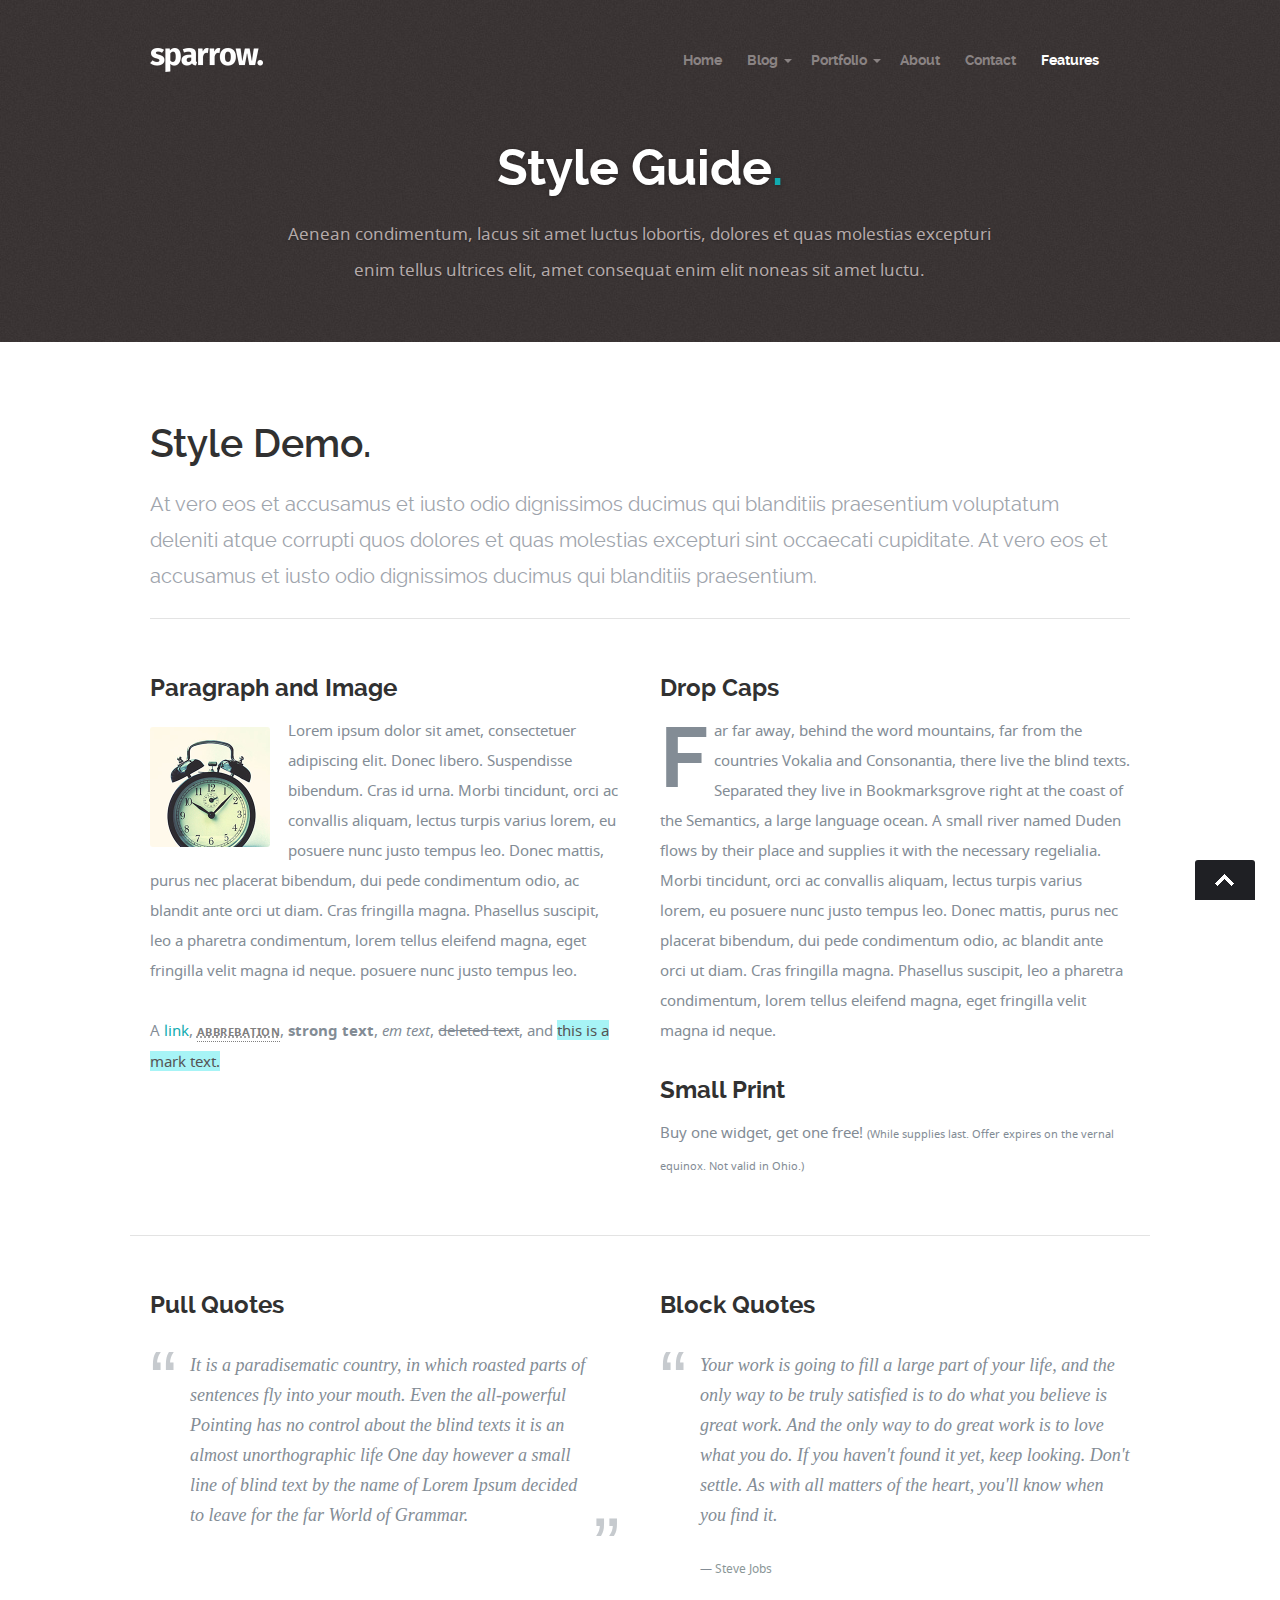
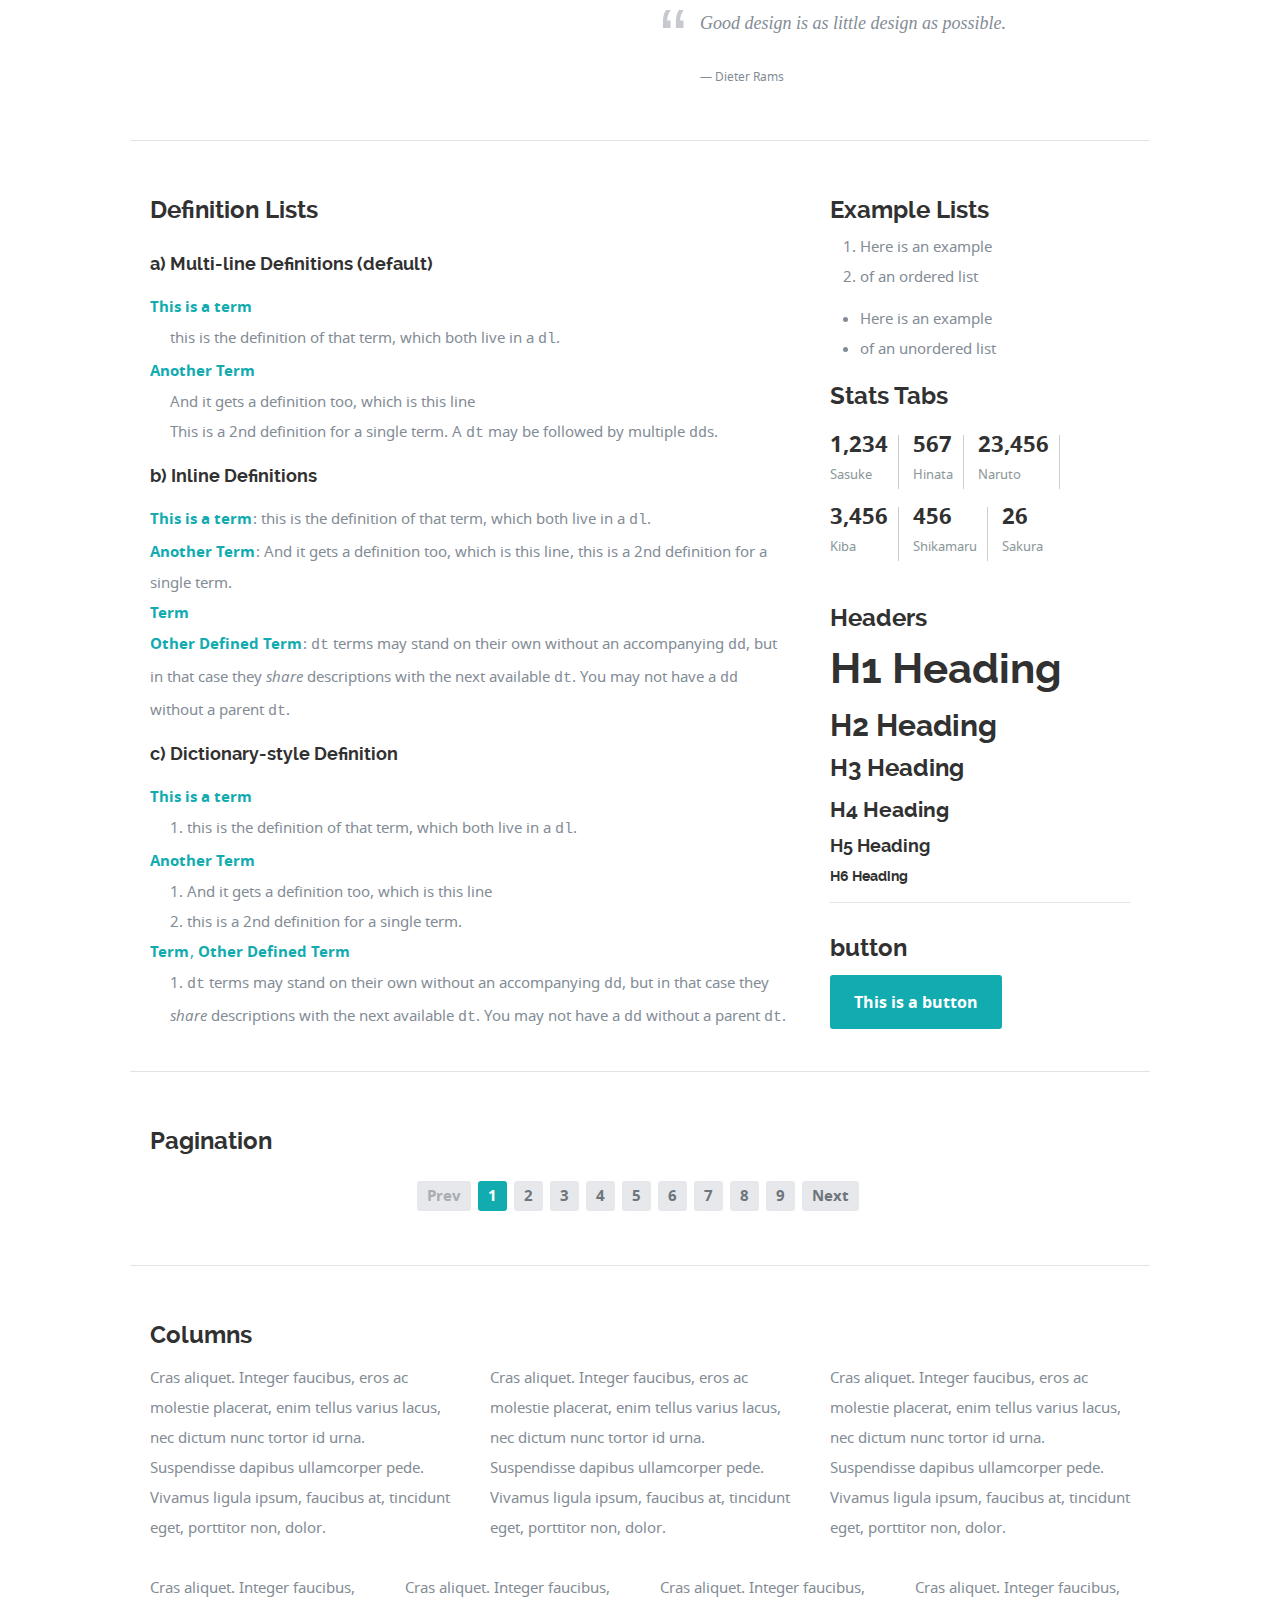
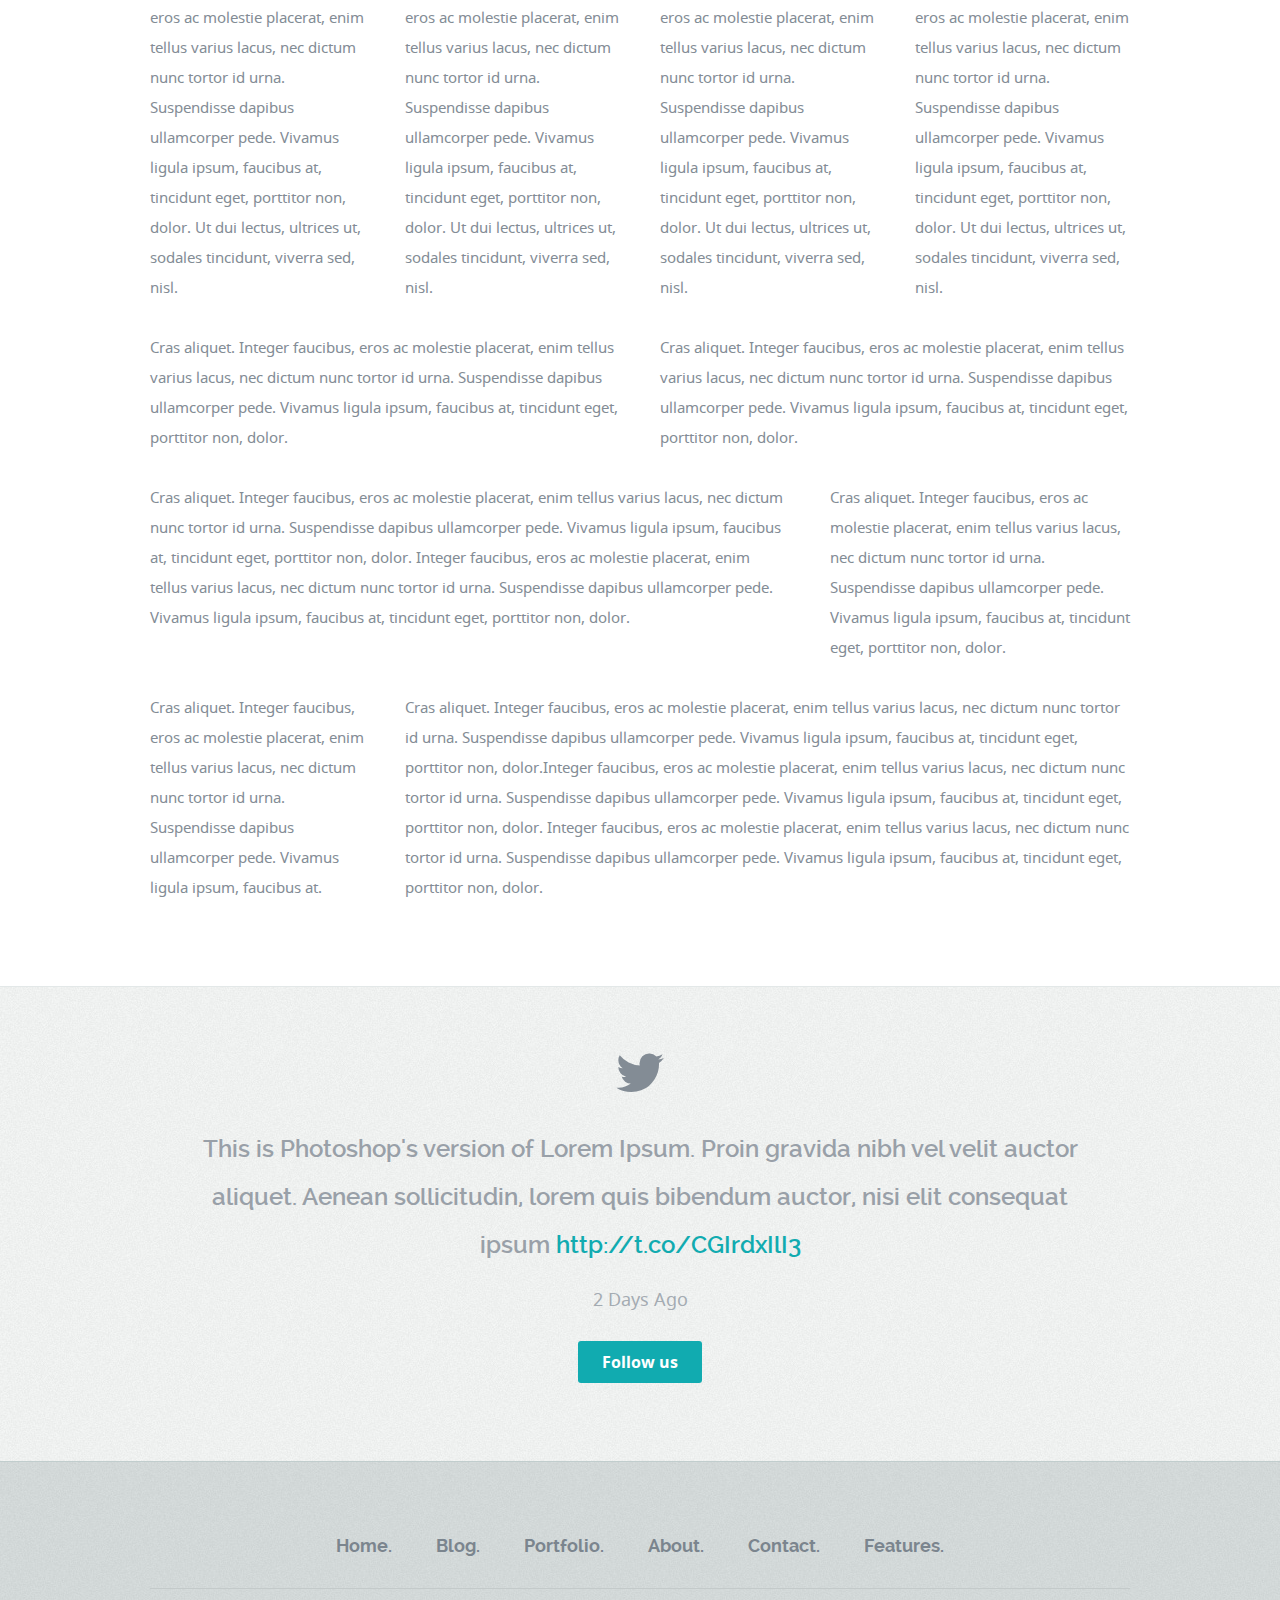
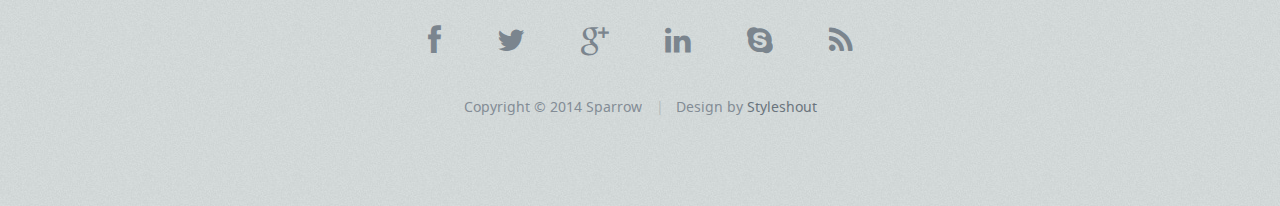
<file: Sparrow/styles.html>
<!DOCTYPE html>
<!--[if lt IE 8 ]><html class="no-js ie ie7" lang="en"> <![endif]-->
<!--[if IE 8 ]><html class="no-js ie ie8" lang="en"> <![endif]-->
<!--[if (gte IE 8)|!(IE)]><!--><html class="no-js" lang="en"> <!--<![endif]-->
<head>

   <!--- Basic Page Needs
   ================================================== -->
   <meta charset="utf-8">
	<title>Style Guide Page | Sparrow</title>
	<meta name="description" content="">
	<meta name="author" content="">

   <!-- Mobile Specific Metas
   ================================================== -->
	<meta name="viewport" content="width=device-width, initial-scale=1, maximum-scale=1">

	<!-- CSS
    ================================================== -->
   <link rel="stylesheet" href="css/default.css">
	<link rel="stylesheet" href="css/layout.css">
   <link rel="stylesheet" href="css/media-queries.css">

   <!-- Script
   ================================================== -->
	<script src="js/modernizr.js"></script>

   <!-- Favicons
	================================================== -->
	<link rel="shortcut icon" href="favicon.ico" >

</head>

<body>

   <!-- Header
   ================================================== -->
   <header>

      <div class="row">

         <div class="twelve columns">

            <div class="logo">
               <a href="index.html"><img alt="" src="images/logo.png"></a>
            </div>

            <nav id="nav-wrap">

               <a class="mobile-btn" href="#nav-wrap" title="Show navigation">Show navigation</a>
	            <a class="mobile-btn" href="#" title="Hide navigation">Hide navigation</a>

               <ul id="nav" class="nav">

	               <li><a href="index.html">Home</a></li>
	               <li><span><a href="blog.html">Blog</a></span>
                     <ul>
                        <li><a href="blog.html">Blog Index</a></li>
                        <li><a href="single.html">Post</a></li>
                     </ul>
                  </li>
                  <li><span><a href="portfolio-index.html">Portfolio</a></span>
                     <ul>
                        <li><a href="portfolio-index.html">Portfolio Index</a></li>
                        <li><a href="portfolio.html">Portfolio Entry</a></li>
                     </ul>
                  </li>
	               <li><a href="about.html">About</a></li>
                  <li><a href="contact.html">Contact</a></li>
                  <li class="current"><a href="styles.html">Features</a></li>

               </ul> <!-- end #nav -->

            </nav> <!-- end #nav-wrap -->

         </div>

      </div>

   </header> <!-- Header End -->

   <!-- Page Title
   ================================================== -->
   <div id="page-title">

      <div class="row">

         <div class="ten columns centered text-center">
            <h1>Style Guide<span>.</span></h1>

            <p>Aenean condimentum, lacus sit amet luctus lobortis, dolores et quas molestias excepturi
            enim tellus ultrices elit, amet consequat enim elit noneas sit amet luctu. </p>
         </div>

      </div>

   </div> <!-- Page Title End-->

   <!-- Content
   ================================================== -->
   <div class="content-outer">

      <div id="page-content">

         <div class="row add-bottom">

            <div class="twelve columns" style="padding-top: 24px;">

               <h1 class="title-heading">Style Demo.</h1>

               <p class="lead add-bottom">At vero eos et accusamus et iusto odio dignissimos ducimus qui blanditiis praesentium voluptatum
               deleniti atque corrupti quos dolores et quas molestias excepturi sint occaecati cupiditate.
               At vero eos et accusamus et iusto odio dignissimos ducimus qui blanditiis praesentium.
               </p>

            <hr>

            </div>

         </div> <!-- Row End-->

         <div class="row add-bottom">

            <div class="six columns add-bottom">

               <h3>Paragraph and Image</h3>

               <p><a href="#"><img width="120" height="120" class="pull-left" alt="sample-image" src="images/sample-image.jpg"></a>
  			      Lorem ipsum dolor sit amet, consectetuer adipiscing elit. Donec libero. Suspendisse bibendum.
  			      Cras id urna. Morbi tincidunt, orci ac convallis aliquam, lectus turpis varius lorem, eu
  			      posuere nunc justo tempus leo. Donec mattis, purus nec placerat bibendum, dui pede condimentum
  			      odio, ac blandit ante orci ut diam. Cras fringilla magna. Phasellus suscipit, leo a pharetra
  			      condimentum, lorem tellus eleifend magna, eget fringilla velit magna id neque.
  			      posuere nunc justo tempus leo. </p>

               <p>A <a href="#">link</a>,
  			      <abbr title="this really isn't a very good description">abbrebation</abbr>,
  			      <strong>strong text</strong>,
               <em>em text</em>,
  			      <del>deleted text</del>, and
               <mark>this is a mark text.</mark>
          	   </p>

            </div>

            <div class="six columns add-bottom">

               <h3>Drop Caps</h3>

               <p class="drop-cap">Far far away, behind the word mountains, far from the countries Vokalia and Consonantia,
               there live the blind texts. Separated they live in Bookmarksgrove right at the coast of the
               Semantics, a large language ocean. A small river named Duden flows by their place and supplies
               it with the necessary regelialia. Morbi tincidunt, orci ac convallis aliquam, lectus turpis varius lorem, eu
  			      posuere nunc justo tempus leo. Donec mattis, purus nec placerat bibendum, dui pede condimentum
  			      odio, ac blandit ante orci ut diam. Cras fringilla magna. Phasellus suscipit, leo a pharetra
  			      condimentum, lorem tellus eleifend magna, eget fringilla velit magna id neque.
  			      </p>

               <h3>Small Print</h3>

               <p>Buy one widget, get one free!
  				   <small>(While supplies last. Offer expires on the vernal equinox. Not valid in Ohio.)</small>
  			      </p>

            </div>

            <hr />

         </div> <!-- Row End-->

         <div class="row add-bottom">

            <div class="six columns add-bottom">

               <h3>Pull Quotes</h3>

               <aside class="pull-quote">
    			      <blockquote>
    					   <p>It is a paradisematic country, in which roasted parts of
                      sentences fly into your mouth. Even the all-powerful Pointing has no control about the blind
                      texts it is an almost unorthographic life One day however a small line of blind text by the name
                      of Lorem Ipsum decided to leave for the far World of Grammar.</p>
    				   </blockquote>
    			   </aside>

            </div>

            <div class="six columns add-bottom">

               <h3>Block Quotes</h3>

               <blockquote cite="http://where-i-got-my-info-from.com">
			         <p>Your work is going to fill a large part of your life, and the only way to be truly satisfied is
                  to do what you believe is great work. And the only way to do great work is to love what you do.
                  If you haven't found it yet, keep looking. Don't settle. As with all matters of the heart, you'll know when you find it.
                  </p>
				      <cite>
					      <a href="#">Steve Jobs</a>
				      </cite>
			      </blockquote>

               <blockquote>
                  <p>Good design is as little design as possible.</p>
                  <cite>Dieter Rams</cite>
               </blockquote>

            </div>

            <hr />

         </div> <!-- Row End-->

         <div class="row add-bottom">

            <div class="eight columns add-bottom">

               <h3 class="add-bottom">Definition Lists</h3>

               <h5>a) Multi-line Definitions (default)</h5>

               <dl>
			         <dt><b>This is a term</b></dt>
				         <dd>this is the definition of that term, which both live in a <code>dl</code>.</dd>
			         <dt><b>Another Term</b></dt>
				         <dd>And it gets a definition too, which is this line</dd>
				         <dd>This is a 2<sup>nd</sup> definition for a single term. A <code>dt</code> may be followed by multiple <code>dd</code>s.</dd>
		         </dl>

               <h5>b) Inline Definitions</h5>

               <dl class="lining">
			         <dt><b>This is a term</b></dt>
				         <dd>this is the definition of that term, which both live in a <code>dl</code>.</dd>
			         <dt><b>Another Term</b></dt>
				         <dd class="micro">And it gets a definition too, which is this line</dd>
				         <dd class="micro"> this is a 2<sup>nd</sup> definition for a single term.</dd>
			         <dt><b>Term</b></dt>
			         <dt><b>Other Defined Term</b></dt>
				         <dd><code>dt</code> terms may stand on their own without an accompanying <code>dd</code>, but in that case they <em>share</em> descriptions with the next available <code>dt</code>. You may not have a <code>dd</code> without a parent <code>dt</code>.</dd>
		         </dl>

               <h5>c) Dictionary-style Definition</h5>

               <dl class="dictionary-style">
				      <dt><b>This is a term</b></dt>
					      <dd>this is the definition of that term, which both live in a <code>dl</code>.</dd>
					   <dt><b>Another Term</b></dt>
					      <dd>And it gets a definition too, which is this line</dd>
					      <dd> this is a 2<sup>nd</sup> definition for a single term.</dd>
					   <dt><b>Term</b></dt>
					   <dt><b>Other Defined Term</b></dt>
					      <dd><code>dt</code> terms may stand on their own without an accompanying <code>dd</code>, but in that case they <em>share</em> descriptions with the next available <code>dt</code>. You may not have a <code>dd</code> without a parent <code>dt</code>.</dd>
				   </dl>

            </div>

            <div class="four columns add-bottom">

               <h3>Example Lists</h3>

               <ol>
				      <li>Here is an example</li>
				      <li>of an ordered list</li>
			      </ol>

               <ul class="disc">
				      <li>Here is an example</li>
				      <li>of an unordered list</li>
			      </ul>

               <h3>Stats Tabs</h3>

               <ul class="stats-tabs">
			         <li><a href="#">1,234 <b>Sasuke</b></a></li>
			         <li><a href="#">567 <b>Hinata</b></a></li>
			         <li><a href="#">23,456 <b>Naruto</b></a></li>
			         <li><a href="#">3,456 <b>Kiba</b></a></li>
			         <li><a href="#">456 <b>Shikamaru</b></a></li>
			         <li><a href="#">26 <b>Sakura</b></a></li>
		         </ul>

               <h3>Headers</h3>

               <h1>H1 Heading</h1>
               <h2>H2 Heading</h2>
               <h3>H3 Heading</h3>
               <h4>H4 Heading</h4>
               <h5>H5 Heading</h5>
               <h6>H6 Heading</h6>

               <hr>

               <h3>button</h3>

               <a class="button" href="#">This is a button</a>

            </div>

            <hr />

         </div> <!-- Row End-->

         <div class="row add-bottom">

            <div class="twelve columns add-bottom">

               <h3 class="add-bottom">Pagination</h3>

               <nav class="pagination add-bottom">

                  <span class="page-numbers prev inactive">Prev</span>
				      <span class="page-numbers current">1</span>
				      <a href="#" class="page-numbers">2</a>
                  <a href="#" class="page-numbers">3</a>
                  <a href="#" class="page-numbers">4</a>
                  <a href="#" class="page-numbers">5</a>
                  <a href="#" class="page-numbers">6</a>
                  <a href="#" class="page-numbers">7</a>
                  <a href="#" class="page-numbers">8</a>
                  <a href="#" class="page-numbers">9</a>
				      <a href="#" class="page-numbers next">Next</a>

		         </nav>

            </div>

            <hr />

         </div> <!-- Row End-->

         <!--<div class="row add-bottom">

            <div class="twelve columns add-bottom">

               <h3>Form Styles</h3>

               <form>
                  <fieldset>

					      <label for="regularInput">Regular Input</label>
						   <input type="text" id="regularInput">

                     <label for="regularTextarea">Regular Textarea</label>
						   <textarea id="regularTextarea"></textarea>

                     <label for="selectList">Select List</label>
						   <select id="selectList">
						      <option value="Option 1">Option 1</option>
							   <option value="Option 2">Option 2</option>
							   <option value="Option 3">Option 3</option>
							   <option value="Option 4">Option 4</option>
						   </select>

                     <fieldset>
						      <legend>Checkboxes</legend>

                        <label for="regularCheckbox">
							      <input type="checkbox" value="checkbox 1" id="regularCheckbox">
								   <span>Regular Checkbox</span>
							   </label>

                        <label for="secondRegularCheckbox">
							      <input type="checkbox" value="checkbox 2" id="secondRegularCheckbox">
								   <span>Regular Checkbox</span>
							   </label>
						   </fieldset>

						   <fieldset>
						      <legend>Radio Buttons</legend>

                        <label for="regularRadio">
							      <input type="radio" value="radio 1" id="regularRadio" name="radios">
								   <span>Regular Radio</span>
							   </label>

                        <label for="secondRegularRadio">
								   <input type="radio" value="radio 2" id="secondRegularRadio" name="radios">
								   <span>Regular Radio</span>
							   </label>
						   </fieldset>

						   <button type="submit">Submit Form</button>

                  </fieldset>
				   </form>

            </div>

            <hr />

         </div>-->    <!-- Row End-->

         <div class="row">

            <div class="twelve columns">
               <h3 class="half-bottom">Columns</h3>
            </div>

         </div> <!-- Row End-->

         <!--<h4>1/3 Columns</h4>  -->

         <div class="row">

            <div class="four columns">
		         <p>Cras aliquet. Integer faucibus, eros ac molestie placerat, enim tellus varius lacus,
               nec dictum nunc tortor id urna. Suspendisse dapibus ullamcorper pede. Vivamus ligula ipsum,
               faucibus at, tincidunt eget, porttitor non, dolor. </p>
	         </div>

            <div class="four columns">
		         <p>Cras aliquet. Integer faucibus, eros ac molestie placerat, enim tellus varius lacus,
               nec dictum nunc tortor id urna. Suspendisse dapibus ullamcorper pede. Vivamus ligula ipsum,
               faucibus at, tincidunt eget, porttitor non, dolor. </p>
	         </div>

            <div class="four columns">
		         <p>Cras aliquet. Integer faucibus, eros ac molestie placerat, enim tellus varius lacus,
                nec dictum nunc tortor id urna. Suspendisse dapibus ullamcorper pede. Vivamus ligula ipsum,
               faucibus at, tincidunt eget, porttitor non, dolor. </p>
	         </div>

         </div>

         <!--<h4>1/4 Columns</h4>  -->

         <div class="row">

            <div class="three columns">
		         <p>Cras aliquet. Integer faucibus, eros ac molestie placerat, enim tellus varius lacus,
               nec dictum nunc tortor id urna. Suspendisse dapibus ullamcorper pede. Vivamus ligula ipsum,
               faucibus at, tincidunt eget, porttitor non, dolor. Ut dui lectus, ultrices ut, sodales tincidunt,
               viverra sed, nisl. </p>
	         </div>

            <div class="three columns">
		         <p>Cras aliquet. Integer faucibus, eros ac molestie placerat, enim tellus varius lacus,
               nec dictum nunc tortor id urna. Suspendisse dapibus ullamcorper pede. Vivamus ligula ipsum,
               faucibus at, tincidunt eget, porttitor non, dolor. Ut dui lectus, ultrices ut, sodales tincidunt,
               viverra sed, nisl. </p>
	         </div>

            <div class="three columns">
		         <p>Cras aliquet. Integer faucibus, eros ac molestie placerat, enim tellus varius lacus,
               nec dictum nunc tortor id urna. Suspendisse dapibus ullamcorper pede. Vivamus ligula ipsum,
               faucibus at, tincidunt eget, porttitor non, dolor. Ut dui lectus, ultrices ut, sodales tincidunt,
               viverra sed, nisl. </p>
	         </div>

            <div class="three columns">
		         <p>Cras aliquet. Integer faucibus, eros ac molestie placerat, enim tellus varius lacus,
               nec dictum nunc tortor id urna. Suspendisse dapibus ullamcorper pede. Vivamus ligula ipsum,
               faucibus at, tincidunt eget, porttitor non, dolor. Ut dui lectus, ultrices ut, sodales tincidunt,
               viverra sed, nisl. </p>
	         </div>

         </div>

         <!--<h4>1/2 Columns</h4>  -->

         <div class="row">

            <div class="six columns">
		         <p>Cras aliquet. Integer faucibus, eros ac molestie placerat, enim tellus varius lacus,
               nec dictum nunc tortor id urna. Suspendisse dapibus ullamcorper pede. Vivamus ligula ipsum,
               faucibus at, tincidunt eget, porttitor non, dolor. </p>
	         </div>

            <div class="six columns">
		         <p>Cras aliquet. Integer faucibus, eros ac molestie placerat, enim tellus varius lacus,
               nec dictum nunc tortor id urna. Suspendisse dapibus ullamcorper pede. Vivamus ligula ipsum,
               faucibus at, tincidunt eget, porttitor non, dolor. </p>
	         </div>

         </div>

         <!--<h4>2/3 Columns</h4>  -->

         <div class="row">

            <div class="eight columns">
		         <p>Cras aliquet. Integer faucibus, eros ac molestie placerat, enim tellus varius lacus,
               nec dictum nunc tortor id urna. Suspendisse dapibus ullamcorper pede. Vivamus ligula ipsum,
               faucibus at, tincidunt eget, porttitor non, dolor. Integer faucibus, eros ac molestie placerat, enim tellus varius lacus,
               nec dictum nunc tortor id urna. Suspendisse dapibus ullamcorper pede. Vivamus ligula ipsum,
               faucibus at, tincidunt eget, porttitor non, dolor.</p>
	         </div>

            <div class="four columns">
		         <p>Cras aliquet. Integer faucibus, eros ac molestie placerat, enim tellus varius lacus,
               nec dictum nunc tortor id urna. Suspendisse dapibus ullamcorper pede. Vivamus ligula ipsum,
               faucibus at, tincidunt eget, porttitor non, dolor. </p>
	         </div>

         </div>

         <!--<h4>3/4 Columns</h4>  -->

         <div class="row">

            <div class="three columns">
		         <p>Cras aliquet. Integer faucibus, eros ac molestie placerat, enim tellus varius lacus,
               nec dictum nunc tortor id urna. Suspendisse dapibus ullamcorper pede. Vivamus ligula ipsum,
               faucibus at. </p>
	         </div>

            <div class="nine columns">
		         <p>Cras aliquet. Integer faucibus, eros ac molestie placerat, enim tellus varius lacus,
               nec dictum nunc tortor id urna. Suspendisse dapibus ullamcorper pede. Vivamus ligula ipsum,
               faucibus at, tincidunt eget, porttitor non, dolor.Integer faucibus, eros ac molestie placerat, enim tellus varius lacus,
               nec dictum nunc tortor id urna. Suspendisse dapibus ullamcorper pede. Vivamus ligula ipsum,
               faucibus at, tincidunt eget, porttitor non, dolor. Integer faucibus, eros ac molestie placerat, enim tellus varius lacus,
               nec dictum nunc tortor id urna. Suspendisse dapibus ullamcorper pede. Vivamus ligula ipsum,
               faucibus at, tincidunt eget, porttitor non, dolor.</p>
	         </div>

         </div>


      </div> <!-- page-content End-->

   </div> <!-- Content End-->

   <!-- Tweets Section
   ================================================== -->
   <section id="tweets">

      <div class="row">

         <div class="tweeter-icon align-center">
            <i class="fa fa-twitter"></i>
         </div>

         <ul id="twitter" class="align-center">
            <li>
               <span>
               This is Photoshop's version  of Lorem Ipsum. Proin gravida nibh vel velit auctor aliquet.
               Aenean sollicitudin, lorem quis bibendum auctor, nisi elit consequat ipsum
               <a href="#">http://t.co/CGIrdxIlI3</a>
               </span>
               <b><a href="#">2 Days Ago</a></b>
            </li>
            <!--
            <li>
               <span>
               This is Photoshop's version  of Lorem Ipsum. Proin gravida nibh vel velit auctor aliquet.
               Aenean sollicitudin, lorem quis bibendum auctor, nisi elit consequat ipsum
               <a href="#">http://t.co/CGIrdxIlI3</a>
               </span>
               <b><a href="#">3 Days Ago</a></b>
            </li>
            -->
         </ul>

         <p class="align-center"><a href="#" class="button">Follow us</a></p>

      </div>

   </section> <!-- Tweet Section End-->

   <!-- footer
   ================================================== -->
   <footer>

      <div class="row">

         <div class="twelve columns">

            <ul class="footer-nav">
					<li><a href="#">Home.</a></li>
              	<li><a href="#">Blog.</a></li>
              	<li><a href="#">Portfolio.</a></li>
              	<li><a href="#">About.</a></li>
              	<li><a href="#">Contact.</a></li>
               <li><a href="#">Features.</a></li>
			   </ul>

            <ul class="footer-social">
               <li><a href="#"><i class="fa fa-facebook"></i></a></li>
               <li><a href="#"><i class="fa fa-twitter"></i></a></li>
               <li><a href="#"><i class="fa fa-google-plus"></i></a></li>
               <li><a href="#"><i class="fa fa-linkedin"></i></a></li>
               <li><a href="#"><i class="fa fa-skype"></i></a></li>
               <li><a href="#"><i class="fa fa-rss"></i></a></li>
            </ul>

            <ul class="copyright">
               <li>Copyright &copy; 2014 Sparrow</li> 
               <li>Design by <a href="http://www.styleshout.com/">Styleshout</a></li>               
            </ul>

         </div>

         <div id="go-top" style="display: block;"><a title="Back to Top" href="#">Go To Top</a></div>

      </div>

   </footer> <!-- Footer End-->

   <!-- Java Script
   ================================================== -->
   <script src="http://ajax.googleapis.com/ajax/libs/jquery/1.10.2/jquery.min.js"></script>
   <script>window.jQuery || document.write('<script src="js/jquery-1.10.2.min.js"><\/script>')</script>
   <script type="text/javascript" src="js/jquery-migrate-1.2.1.min.js"></script>

   <script src="js/jquery.flexslider.js"></script>
   <script src="js/doubletaptogo.js"></script>
   <script src="js/init.js"></script>

</body>

</html>
</file>
<file: css/0e6b0c0.css>
@import url("https://fonts.googleapis.com/css?family=Oswald:400,500,700,800|Open+Sans:400,600,700,800");
@font-face {
    font-family: Oswald;
    src: url(../bundles/app/fonts/Oswald.eot?#iefix) format("embedded-opentype"), url(../bundles/app/fonts/Oswald.otf) format("opentype"), url(../bundles/app/fonts/Oswald.woff) format("woff"),
        url(../bundles/app/fonts/Oswald.ttf) format("truetype"), url(../bundles/app/fonts/Oswald.svg#Oswald) format("svg");
    font-weight: 100;
    font-style: normal;
}
@font-face {
    font-family: Oswald;
    src: url(../bundles/app/fonts/Oswald.eot?#iefix) format("embedded-opentype"), url(../bundles/app/fonts/Oswald.otf) format("opentype"), url(../bundles/app/fonts/Oswald.woff) format("woff"),
        url(../bundles/app/fonts/Oswald.ttf) format("truetype"), url(../bundles/app/fonts/Oswald.svg#Oswald) format("svg");
    font-weight: 300;
    font-style: normal;
}
@font-face {
    font-family: Oswald;
    src: url(../bundles/app/fonts/Oswald.eot?#iefix) format("embedded-opentype"), url(../bundles/app/fonts/Oswald.otf) format("opentype"), url(../bundles/app/fonts/Oswald.woff) format("woff"),
        url(../bundles/app/fonts/Oswald.ttf) format("truetype"), url(../bundles/app/fonts/Oswald.svg#Oswald) format("svg");
    font-weight: 500;
    font-style: normal;
}
@font-face {
    font-family: Oswald;
    src: url(../bundles/app/fonts/Oswald.eot?#iefix) format("embedded-opentype"), url(../bundles/app/fonts/Oswald.otf) format("opentype"), url(../bundles/app/fonts/Oswald.woff) format("woff"),
        url(../bundles/app/fonts/Oswald.ttf) format("truetype"), url(../bundles/app/fonts/Oswald.svg#Oswald) format("svg");
    font-weight: 700;
    font-style: normal;
}

@import url('https://fonts.googleapis.com/css2?family=Oswald:wght@200;300;400;500;600;700&display=swap');

abbr,
acronym,
address,
applet,
audio,
b,
big,
blockquote,
canvas,
caption,
center,
cite,
code,
dd,
del,
details,
dfn,
dl,
dt,
em,
embed,
fieldset,
figcaption,
figure,
hgroup,
i,
iframe,
img,
ins,
kbd,
legend,
li,
mark,
object,
ol,
output,
pre,
q,
ruby,
s,
samp,
small,
strike,
strong,
sub,
summary,
sup,
table,
tbody,
td,
tfoot,
th,
thead,
time,
tr,
tt,
u,
ul,
var,
video {
    font-size: 100%;
    font: inherit;
}
a,
abbr,
acronym,
address,
applet,
article,
aside,
audio,
b,
big,
blockquote,
body,
canvas,
caption,
center,
cite,
code,
dd,
del,
details,
dfn,
div,
dl,
dt,
em,
embed,
fieldset,
figcaption,
figure,
footer,
form,
h1,
h2,
h3,
h4,
h5,
h6,
header,
hgroup,
html,
i,
iframe,
img,
ins,
kbd,
label,
legend,
li,
mark,
menu,
nav,
object,
ol,
output,
p,
pre,
q,
ruby,
s,
samp,
section,
small,
span,
strike,
strong,
sub,
summary,
sup,
table,
tbody,
td,
tfoot,
th,
thead,
time,
tr,
tt,
u,
ul,
var,
video {
    margin: 0;
    padding: 0;
    border: 0;
    vertical-align: baseline;
}
article,
aside,
details,
figcaption,
figure,
footer,
header,
hgroup,
menu,
nav,
section {
    display: block;
}
ol,
ul {
    list-style: none;
}
blockquote,
q {
    quotes: none;
}
blockquote:after,
blockquote:before {
    content: "";
    content: none;
}
q:after,
q:before {
    content: "";
    content: none;
}
table {
    border-collapse: collapse;
    border-spacing: 0;
}
a {
    text-decoration: none;
    display: inline-block;
}
button {
    border: none;
}
* {
    box-sizing: border-box;
    outline: none;
}
.clear:after,
.clear:before {
    content: " ";
    display: table;
}
.clear:after {
    clear: both;
}
.fl {
    float: left !important;
}
.fr {
    float: right !important;
}
.text-center {
    text-align: center;
}
.dn {
    display: none;
}
.db {
    display: block;
}
.center-block {
    margin-left: auto;
    margin-right: auto;
}
input[type="text"]::-ms-clear {
    display: none;
    width: 0;
    height: 0;
}
input[type="text"]::-ms-reveal {
    display: none;
    width: 0;
    height: 0;
}
input[type="search"]::-webkit-search-cancel-button,
input[type="search"]::-webkit-search-decoration,
input[type="search"]::-webkit-search-results-button,
input[type="search"]::-webkit-search-results-decoration {
    display: none;
}
html {
    font-family: Open Sans, sans-serif;
    font-size: 16px;
    font-weight: 400;
    line-height: 1.875rem;
}
h1 {
    font-size: 3.25rem;
}
h1,
h2 {
    line-height: 3.75rem;
}
h2 {
    font-size: 2.8125rem;
}
h2,
h3 {
    font-weight: 400;
}
h3 {
    font-size: 2.25rem;
    line-height: 2.8125rem;
}
h4 {
    font-size: 1.5rem;
    line-height: 2.25rem;
}
h4,
h5 {
    font-weight: 400;
}
h5 {
    font-size: 1.125rem;
    line-height: 1.875rem;
}
h6 {
    font-size: 1rem;
    line-height: 1.5rem;
}
.btn,
h6 {
    font-weight: 400;
}
.btn {
    font-size: 0.875rem;
    font-family: 'Montserrat', sans-serif;;
}
.btn_lg {
    font-weight: 700;
    font-size: 1.125rem;
}
@media (max-width: 1139px) {
    h2 {
        font-size: 2.25rem;
        font-weight: 400 !important;
        line-height: 2.8125rem;
    }
}
@media (max-width: 979px) {
    h2 {
        font-size: 1.875rem;
        font-weight: 400 !important;
        line-height: 2.5rem;
    }
}
@media (max-width: 479px) {
    html {
        font-size: 14px;
    }
    h2 {
        font-size: 1.6875rem;
        font-weight: 400 !important;
        line-height: 2.25rem;
    }
}
@media (max-width: 360px) {
    html {
        font-size: 12px !important;
    }
}
.owl-carousel {
    display: none;
    width: 100%;
    -webkit-tap-highlight-color: transparent;
    position: relative;
    z-index: 1;
}
.owl-carousel .owl-stage {
    position: relative;
    -ms-touch-action: pan-Y;
    -moz-backface-visibility: hidden;
}
.owl-carousel .owl-stage:after {
    content: ".";
    display: block;
    clear: both;
    visibility: hidden;
    line-height: 0;
    height: 0;
}
.owl-carousel .owl-stage-outer {
    position: relative;
    overflow: hidden;
    -webkit-transform: translateZ(0);
}
.owl-carousel .owl-item,
.owl-carousel .owl-wrapper {
    -webkit-backface-visibility: hidden;
    -moz-backface-visibility: hidden;
    -ms-backface-visibility: hidden;
    -webkit-transform: translateZ(0);
    -moz-transform: translateZ(0);
    -ms-transform: translateZ(0);
}
.owl-carousel .owl-item {
    position: relative;
    min-height: 1px;
    float: left;
    -webkit-backface-visibility: hidden;
    -webkit-tap-highlight-color: transparent;
    -webkit-touch-callout: none;
}
.owl-carousel .owl-item img {
    display: block;
    width: 100%;
}
.owl-carousel .owl-dots.disabled,
.owl-carousel .owl-nav.disabled {
    display: none;
}
.owl-carousel .owl-dot,
.owl-carousel .owl-nav .owl-next,
.owl-carousel .owl-nav .owl-prev {
    cursor: pointer;
    cursor: hand;
}
.owl-carousel.owl-loaded {
    display: block;
}
.owl-carousel.owl-loading {
    opacity: 0;
    display: block;
}
.owl-carousel.owl-hidden {
    opacity: 0;
}
.owl-carousel.owl-refresh .owl-item {
    visibility: hidden;
}
.owl-carousel.owl-drag .owl-item {
}
.owl-carousel.owl-grab {
    cursor: move;
    cursor: -webkit-grab;
    cursor: grab;
}
.owl-carousel.owl-rtl {
    direction: rtl;
}
.owl-carousel.owl-rtl .owl-item {
    float: right;
}
.no-js .owl-carousel {
    display: block;
}
.owl-carousel .animated {
    -webkit-animation-duration: 1s;
    animation-duration: 1s;
    -webkit-animation-fill-mode: both;
    animation-fill-mode: both;
}
.owl-carousel .owl-animated-in {
    z-index: 0;
}
.owl-carousel .owl-animated-out {
    z-index: 1;
}
.owl-carousel .fadeOut {
    -webkit-animation-name: a;
    animation-name: a;
}
@-webkit-keyframes a {
    0% {
        opacity: 1;
    }
    to {
        opacity: 0;
    }
}
@keyframes a {
    0% {
        opacity: 1;
    }
    to {
        opacity: 0;
    }
}
.owl-height {
    transition: height 0.5s ease-in-out;
}
.owl-carousel .owl-item .owl-lazy {
    opacity: 0;
    transition: opacity 0.4s ease;
}
.owl-carousel .owl-item img.owl-lazy {
    -webkit-transform-style: preserve-3d;
    transform-style: preserve-3d;
}
.owl-carousel .owl-video-wrapper {
    position: relative;
    height: 100%;
    background: #000;
}
.owl-carousel .owl-video-play-icon {
    position: absolute;
    height: 80px;
    width: 80px;
    left: 50%;
    top: 50%;
    margin-left: -40px;
    margin-top: -40px;
    background: url(../images/owl.video.play.png) no-repeat;
    cursor: pointer;
    z-index: 1;
    -webkit-backface-visibility: hidden;
    transition: -webkit-transform 0.1s ease;
    transition: transform 0.1s ease;
    transition: transform 0.1s ease, -webkit-transform 0.1s ease;
}
.owl-carousel .owl-video-play-icon:hover {
    -ms-transform: scale(1.3);
    -webkit-transform: scale(1.3);
    transform: scale(1.3);
}
.owl-carousel .owl-video-playing .owl-video-play-icon,
.owl-carousel .owl-video-playing .owl-video-tn {
    display: none;
}
.owl-carousel .owl-video-tn {
    opacity: 0;
    height: 100%;
    background-position: 50%;
    background-repeat: no-repeat;
    background-size: contain;
    transition: opacity 0.4s ease;
}
.owl-carousel .owl-video-frame {
    position: relative;
    z-index: 1;
    height: 100%;
    width: 100%;
}
.owl-carousel .owl-dots {
    text-align: center;
}
.owl-carousel .owl-dots .owl-dot {
    position: relative;
    display: inline-block;
    width: 12px;
    height: 12px;
    margin: 5rem 0.5rem 0;
    border: 2px solid transparent;
    border-radius: 50%;
}
.owl-carousel .owl-dots .owl-dot span {
    position: absolute;
    display: block;
    width: 6px;
    height: 6px;
    left: 50%;
    top: 50%;
    margin: -3px 0 0 -3px;
    background: #888;
    border-radius: 50%;
}
.owl-carousel .owl-dots .owl-dot.active {
    border-color: #222;
}
.owl-carousel .owl-dots .owl-dot.active span {
    background-color: transparent !important;
}
.intl-tel-input {
    position: relative;
    display: inline-block;
}
.intl-tel-input * {
    box-sizing: border-box;
    -moz-box-sizing: border-box;
}
.intl-tel-input .hide {
    display: none;
}
.intl-tel-input .v-hide {
    visibility: hidden;
}
.intl-tel-input input,
.intl-tel-input input[type="tel"],
.intl-tel-input input[type="text"] {
    position: relative;
    z-index: 0;
    margin-top: 0 !important;
    margin-bottom: 0 !important;
    padding-right: 36px;
    margin-right: 0;
}
.intl-tel-input .flag-container {
    position: absolute;
    top: 0;
    bottom: 0;
    right: 0;
    padding: 1px;
}
.intl-tel-input .selected-flag {
    z-index: 1;
    position: relative;
    width: 36px;
    height: 100%;
    padding: 0 0 0 8px;
}
.intl-tel-input .selected-flag .iti-flag {
    position: absolute;
    top: 0;
    bottom: 0;
    margin: auto;
}
.intl-tel-input .selected-flag .iti-arrow {
    position: absolute;
    top: 50%;
    margin-top: -2px;
    right: 6px;
    width: 0;
    height: 0;
    border-left: 3px solid transparent;
    border-right: 3px solid transparent;
    border-top: 4px solid #555;
}
.intl-tel-input .selected-flag .iti-arrow.up {
    border-top: none;
    border-bottom: 4px solid #555;
}
.intl-tel-input .country-list {
    position: absolute;
    z-index: 2;
    list-style: none;
    text-align: left;
    padding: 0;
    margin: 0 0 0 -1px;
    box-shadow: 1px 1px 4px rgba(0, 0, 0, 0.2);
    background-color: #fff;
    border: 1px solid #ccc;
    white-space: nowrap;
    max-height: 200px;
    overflow-y: scroll;
}
.intl-tel-input .country-list.dropup {
    bottom: 100%;
    margin-bottom: -1px;
}
.intl-tel-input .country-list .flag-box {
    display: inline-block;
    width: 20px;
}
@media (max-width: 500px) {
    .intl-tel-input .country-list {
        white-space: normal;
    }
}
.intl-tel-input .country-list .divider {
    padding-bottom: 5px;
    margin-bottom: 5px;
    border-bottom: 1px solid #ccc;
}
.intl-tel-input .country-list .country {
    padding: 5px 10px;
}
.intl-tel-input .country-list .country .dial-code {
    color: #999;
}
.intl-tel-input .country-list .country.highlight {
    background-color: rgba(0, 0, 0, 0.05);
}
.intl-tel-input .country-list .country-name,
.intl-tel-input .country-list .dial-code,
.intl-tel-input .country-list .flag-box {
    vertical-align: middle;
}
.intl-tel-input .country-list .country-name,
.intl-tel-input .country-list .flag-box {
    margin-right: 6px;
}
.intl-tel-input.allow-dropdown input,
.intl-tel-input.allow-dropdown input[type="tel"],
.intl-tel-input.allow-dropdown input[type="text"],
.intl-tel-input.separate-dial-code input,
.intl-tel-input.separate-dial-code input[type="tel"],
.intl-tel-input.separate-dial-code input[type="text"] {
    padding-right: 6px;
    padding-left: 52px;
    margin-left: 0;
}
.intl-tel-input.allow-dropdown .flag-container,
.intl-tel-input.separate-dial-code .flag-container {
    right: auto;
    left: 0;
}
.intl-tel-input.allow-dropdown .selected-flag,
.intl-tel-input.separate-dial-code .selected-flag {
    width: 46px;
}
.intl-tel-input.allow-dropdown .flag-container:hover {
    cursor: pointer;
}
.intl-tel-input.allow-dropdown .flag-container:hover .selected-flag {
    background-color: rgba(0, 0, 0, 0.05);
}
.intl-tel-input.allow-dropdown input[disabled] + .flag-container:hover,
.intl-tel-input.allow-dropdown input[readonly] + .flag-container:hover {
    cursor: default;
}
.intl-tel-input.allow-dropdown input[disabled] + .flag-container:hover .selected-flag,
.intl-tel-input.allow-dropdown input[readonly] + .flag-container:hover .selected-flag {
    background-color: transparent;
}
.intl-tel-input.separate-dial-code .selected-flag {
    background-color: rgba(0, 0, 0, 0.05);
    display: table;
}
.intl-tel-input.separate-dial-code .selected-dial-code {
    display: table-cell;
    vertical-align: middle;
    padding-left: 28px;
}
.intl-tel-input.separate-dial-code.iti-sdc-2 input,
.intl-tel-input.separate-dial-code.iti-sdc-2 input[type="tel"],
.intl-tel-input.separate-dial-code.iti-sdc-2 input[type="text"] {
    padding-left: 66px;
}
.intl-tel-input.separate-dial-code.iti-sdc-2 .selected-flag {
    width: 60px;
}
.intl-tel-input.separate-dial-code.allow-dropdown.iti-sdc-2 input,
.intl-tel-input.separate-dial-code.allow-dropdown.iti-sdc-2 input[type="tel"],
.intl-tel-input.separate-dial-code.allow-dropdown.iti-sdc-2 input[type="text"] {
    padding-left: 76px;
}
.intl-tel-input.separate-dial-code.allow-dropdown.iti-sdc-2 .selected-flag {
    width: 70px;
}
.intl-tel-input.separate-dial-code.iti-sdc-3 input,
.intl-tel-input.separate-dial-code.iti-sdc-3 input[type="tel"],
.intl-tel-input.separate-dial-code.iti-sdc-3 input[type="text"] {
    padding-left: 74px;
}
.intl-tel-input.separate-dial-code.iti-sdc-3 .selected-flag {
    width: 68px;
}
.intl-tel-input.separate-dial-code.allow-dropdown.iti-sdc-3 input,
.intl-tel-input.separate-dial-code.allow-dropdown.iti-sdc-3 input[type="tel"],
.intl-tel-input.separate-dial-code.allow-dropdown.iti-sdc-3 input[type="text"] {
    padding-left: 84px;
}
.intl-tel-input.separate-dial-code.allow-dropdown.iti-sdc-3 .selected-flag {
    width: 78px;
}
.intl-tel-input.separate-dial-code.iti-sdc-4 input,
.intl-tel-input.separate-dial-code.iti-sdc-4 input[type="tel"],
.intl-tel-input.separate-dial-code.iti-sdc-4 input[type="text"] {
    padding-left: 82px;
}
.intl-tel-input.separate-dial-code.iti-sdc-4 .selected-flag {
    width: 76px;
}
.intl-tel-input.separate-dial-code.allow-dropdown.iti-sdc-4 input,
.intl-tel-input.separate-dial-code.allow-dropdown.iti-sdc-4 input[type="tel"],
.intl-tel-input.separate-dial-code.allow-dropdown.iti-sdc-4 input[type="text"] {
    padding-left: 92px;
}
.intl-tel-input.separate-dial-code.allow-dropdown.iti-sdc-4 .selected-flag {
    width: 86px;
}
.intl-tel-input.separate-dial-code.iti-sdc-5 input,
.intl-tel-input.separate-dial-code.iti-sdc-5 input[type="tel"],
.intl-tel-input.separate-dial-code.iti-sdc-5 input[type="text"] {
    padding-left: 90px;
}
.intl-tel-input.separate-dial-code.iti-sdc-5 .selected-flag {
    width: 84px;
}
.intl-tel-input.separate-dial-code.allow-dropdown.iti-sdc-5 input,
.intl-tel-input.separate-dial-code.allow-dropdown.iti-sdc-5 input[type="tel"],
.intl-tel-input.separate-dial-code.allow-dropdown.iti-sdc-5 input[type="text"] {
    padding-left: 100px;
}
.intl-tel-input.separate-dial-code.allow-dropdown.iti-sdc-5 .selected-flag {
    width: 94px;
}
.intl-tel-input.iti-container {
    position: absolute;
    top: -1000px;
    left: -1000px;
    z-index: 1060;
    padding: 1px;
}
.intl-tel-input.iti-container:hover {
    cursor: pointer;
}
.iti-mobile .intl-tel-input.iti-container {
    top: 30px;
    bottom: 30px;
    left: 30px;
    right: 30px;
    position: fixed;
}
.iti-mobile .intl-tel-input .country-list {
    max-height: 100%;
    width: 100%;
}
.iti-mobile .intl-tel-input .country-list .country {
    padding: 10px;
    line-height: 1.5em;
}
.iti-flag.be {
    width: 18px;
}
.iti-flag.ch {
    width: 15px;
}
.iti-flag.mc {
    width: 19px;
}
.iti-flag.ne {
    width: 18px;
}
.iti-flag.np {
    width: 13px;
}
.iti-flag.va {
    width: 15px;
}
@media only screen and (-webkit-min-device-pixel-ratio: 2), only screen and (min-device-pixel-ratio: 2), only screen and (min-resolution: 2dppx), only screen and (min-resolution: 192dpi) {
    .iti-flag {
        background-size: 5630px 15px;
    }
}
.iti-flag.ac {
    height: 10px;
    background-position: 0 0;
}
.iti-flag.ad {
    height: 14px;
    background-position: -22px 0;
}
.iti-flag.ae {
    height: 10px;
    background-position: -44px 0;
}
.iti-flag.af {
    height: 14px;
    background-position: -66px 0;
}
.iti-flag.ag {
    height: 14px;
    background-position: -88px 0;
}
.iti-flag.ai {
    height: 10px;
    background-position: -110px 0;
}
.iti-flag.al {
    height: 15px;
    background-position: -132px 0;
}
.iti-flag.am {
    height: 10px;
    background-position: -154px 0;
}
.iti-flag.ao {
    height: 14px;
    background-position: -176px 0;
}
.iti-flag.aq {
    height: 14px;
    background-position: -198px 0;
}
.iti-flag.ar {
    height: 13px;
    background-position: -220px 0;
}
.iti-flag.as {
    height: 10px;
    background-position: -242px 0;
}
.iti-flag.at {
    height: 14px;
    background-position: -264px 0;
}
.iti-flag.au {
    height: 10px;
    background-position: -286px 0;
}
.iti-flag.aw {
    height: 14px;
    background-position: -308px 0;
}
.iti-flag.ax {
    height: 13px;
    background-position: -330px 0;
}
.iti-flag.az {
    height: 10px;
    background-position: -352px 0;
}
.iti-flag.ba {
    height: 10px;
    background-position: -374px 0;
}
.iti-flag.bb {
    height: 14px;
    background-position: -396px 0;
}
.iti-flag.bd {
    height: 12px;
    background-position: -418px 0;
}
.iti-flag.be {
    height: 15px;
    background-position: -440px 0;
}
.iti-flag.bf {
    height: 14px;
    background-position: -460px 0;
}
.iti-flag.bg {
    height: 12px;
    background-position: -482px 0;
}
.iti-flag.bh {
    height: 12px;
    background-position: -504px 0;
}
.iti-flag.bi {
    height: 12px;
    background-position: -526px 0;
}
.iti-flag.bj {
    height: 14px;
    background-position: -548px 0;
}
.iti-flag.bl {
    height: 14px;
    background-position: -570px 0;
}
.iti-flag.bm {
    height: 10px;
    background-position: -592px 0;
}
.iti-flag.bn {
    height: 10px;
    background-position: -614px 0;
}
.iti-flag.bo {
    height: 14px;
    background-position: -636px 0;
}
.iti-flag.bq {
    height: 14px;
    background-position: -658px 0;
}
.iti-flag.br {
    height: 14px;
    background-position: -680px 0;
}
.iti-flag.bs {
    height: 10px;
    background-position: -702px 0;
}
.iti-flag.bt {
    height: 14px;
    background-position: -724px 0;
}
.iti-flag.bv {
    height: 15px;
    background-position: -746px 0;
}
.iti-flag.bw {
    height: 14px;
    background-position: -768px 0;
}
.iti-flag.by {
    height: 10px;
    background-position: -790px 0;
}
.iti-flag.bz {
    height: 14px;
    background-position: -812px 0;
}
.iti-flag.ca {
    height: 10px;
    background-position: -834px 0;
}
.iti-flag.cc {
    height: 10px;
    background-position: -856px 0;
}
.iti-flag.cd {
    height: 15px;
    background-position: -878px 0;
}
.iti-flag.cf {
    height: 14px;
    background-position: -900px 0;
}
.iti-flag.cg {
    height: 14px;
    background-position: -922px 0;
}
.iti-flag.ch {
    height: 15px;
    background-position: -944px 0;
}
.iti-flag.ci {
    height: 14px;
    background-position: -961px 0;
}
.iti-flag.ck {
    height: 10px;
    background-position: -983px 0;
}
.iti-flag.cl {
    height: 14px;
    background-position: -1005px 0;
}
.iti-flag.cm {
    height: 14px;
    background-position: -1027px 0;
}
.iti-flag.cn {
    height: 14px;
    background-position: -1049px 0;
}
.iti-flag.co {
    height: 14px;
    background-position: -1071px 0;
}
.iti-flag.cp {
    height: 14px;
    background-position: -1093px 0;
}
.iti-flag.cr {
    height: 12px;
    background-position: -1115px 0;
}
.iti-flag.cu {
    height: 10px;
    background-position: -1137px 0;
}
.iti-flag.cv {
    height: 12px;
    background-position: -1159px 0;
}
.iti-flag.cw {
    height: 14px;
    background-position: -1181px 0;
}
.iti-flag.cx {
    height: 10px;
    background-position: -1203px 0;
}
.iti-flag.cy {
    height: 13px;
    background-position: -1225px 0;
}
.iti-flag.cz {
    height: 14px;
    background-position: -1247px 0;
}
.iti-flag.de {
    height: 12px;
    background-position: -1269px 0;
}
.iti-flag.dg {
    height: 10px;
    background-position: -1291px 0;
}
.iti-flag.dj {
    height: 14px;
    background-position: -1313px 0;
}
.iti-flag.dk {
    height: 15px;
    background-position: -1335px 0;
}
.iti-flag.dm {
    height: 10px;
    background-position: -1357px 0;
}
.iti-flag.do {
    height: 13px;
    background-position: -1379px 0;
}
.iti-flag.dz {
    height: 14px;
    background-position: -1401px 0;
}
.iti-flag.ea {
    height: 14px;
    background-position: -1423px 0;
}
.iti-flag.ec {
    height: 14px;
    background-position: -1445px 0;
}
.iti-flag.ee {
    height: 13px;
    background-position: -1467px 0;
}
.iti-flag.eg {
    height: 14px;
    background-position: -1489px 0;
}
.iti-flag.eh {
    height: 10px;
    background-position: -1511px 0;
}
.iti-flag.er {
    height: 10px;
    background-position: -1533px 0;
}
.iti-flag.es {
    height: 14px;
    background-position: -1555px 0;
}
.iti-flag.et {
    height: 10px;
    background-position: -1577px 0;
}
.iti-flag.eu {
    height: 14px;
    background-position: -1599px 0;
}
.iti-flag.fi {
    height: 12px;
    background-position: -1621px 0;
}
.iti-flag.fj {
    height: 10px;
    background-position: -1643px 0;
}
.iti-flag.fk {
    height: 10px;
    background-position: -1665px 0;
}
.iti-flag.fm {
    height: 11px;
    background-position: -1687px 0;
}
.iti-flag.fo {
    height: 15px;
    background-position: -1709px 0;
}
.iti-flag.fr {
    height: 14px;
    background-position: -1731px 0;
}
.iti-flag.ga {
    height: 15px;
    background-position: -1753px 0;
}
.iti-flag.gb {
    height: 10px;
    background-position: -1775px 0;
}
.iti-flag.gd {
    height: 12px;
    background-position: -1797px 0;
}
.iti-flag.ge {
    height: 14px;
    background-position: -1819px 0;
}
.iti-flag.gf {
    height: 14px;
    background-position: -1841px 0;
}
.iti-flag.gg {
    height: 14px;
    background-position: -1863px 0;
}
.iti-flag.gh {
    height: 14px;
    background-position: -1885px 0;
}
.iti-flag.gi {
    height: 10px;
    background-position: -1907px 0;
}
.iti-flag.gl {
    height: 14px;
    background-position: -1929px 0;
}
.iti-flag.gm {
    height: 14px;
    background-position: -1951px 0;
}
.iti-flag.gn {
    height: 14px;
    background-position: -1973px 0;
}
.iti-flag.gp {
    height: 14px;
    background-position: -1995px 0;
}
.iti-flag.gq {
    height: 14px;
    background-position: -2017px 0;
}
.iti-flag.gr {
    height: 14px;
    background-position: -2039px 0;
}
.iti-flag.gs {
    height: 10px;
    background-position: -2061px 0;
}
.iti-flag.gt {
    height: 13px;
    background-position: -2083px 0;
}
.iti-flag.gu {
    height: 11px;
    background-position: -2105px 0;
}
.iti-flag.gw {
    height: 10px;
    background-position: -2127px 0;
}
.iti-flag.gy {
    height: 12px;
    background-position: -2149px 0;
}
.iti-flag.hk {
    height: 14px;
    background-position: -2171px 0;
}
.iti-flag.hm {
    height: 10px;
    background-position: -2193px 0;
}
.iti-flag.hn {
    height: 10px;
    background-position: -2215px 0;
}
.iti-flag.hr {
    height: 10px;
    background-position: -2237px 0;
}
.iti-flag.ht {
    height: 12px;
    background-position: -2259px 0;
}
.iti-flag.hu {
    height: 10px;
    background-position: -2281px 0;
}
.iti-flag.ic {
    height: 14px;
    background-position: -2303px 0;
}
.iti-flag.id {
    height: 14px;
    background-position: -2325px 0;
}
.iti-flag.ie {
    height: 10px;
    background-position: -2347px 0;
}
.iti-flag.il {
    height: 15px;
    background-position: -2369px 0;
}
.iti-flag.im {
    height: 10px;
    background-position: -2391px 0;
}
.iti-flag.in {
    height: 14px;
    background-position: -2413px 0;
}
.iti-flag.io {
    height: 10px;
    background-position: -2435px 0;
}
.iti-flag.iq {
    height: 14px;
    background-position: -2457px 0;
}
.iti-flag.ir {
    height: 12px;
    background-position: -2479px 0;
}
.iti-flag.is {
    height: 15px;
    background-position: -2501px 0;
}
.iti-flag.it {
    height: 14px;
    background-position: -2523px 0;
}
.iti-flag.je {
    height: 12px;
    background-position: -2545px 0;
}
.iti-flag.jm {
    height: 10px;
    background-position: -2567px 0;
}
.iti-flag.jo {
    height: 10px;
    background-position: -2589px 0;
}
.iti-flag.jp {
    height: 14px;
    background-position: -2611px 0;
}
.iti-flag.ke {
    height: 14px;
    background-position: -2633px 0;
}
.iti-flag.kg {
    height: 12px;
    background-position: -2655px 0;
}
.iti-flag.kh {
    height: 13px;
    background-position: -2677px 0;
}
.iti-flag.ki {
    height: 10px;
    background-position: -2699px 0;
}
.iti-flag.km {
    height: 12px;
    background-position: -2721px 0;
}
.iti-flag.kn {
    height: 14px;
    background-position: -2743px 0;
}
.iti-flag.kp {
    height: 10px;
    background-position: -2765px 0;
}
.iti-flag.kr {
    height: 14px;
    background-position: -2787px 0;
}
.iti-flag.kw {
    height: 10px;
    background-position: -2809px 0;
}
.iti-flag.ky {
    height: 10px;
    background-position: -2831px 0;
}
.iti-flag.kz {
    height: 10px;
    background-position: -2853px 0;
}
.iti-flag.la {
    height: 14px;
    background-position: -2875px 0;
}
.iti-flag.lb {
    height: 14px;
    background-position: -2897px 0;
}
.iti-flag.lc {
    height: 10px;
    background-position: -2919px 0;
}
.iti-flag.li {
    height: 12px;
    background-position: -2941px 0;
}
.iti-flag.lk {
    height: 10px;
    background-position: -2963px 0;
}
.iti-flag.lr {
    height: 11px;
    background-position: -2985px 0;
}
.iti-flag.ls {
    height: 14px;
    background-position: -3007px 0;
}
.iti-flag.lt {
    height: 12px;
    background-position: -3029px 0;
}
.iti-flag.lu {
    height: 12px;
    background-position: -3051px 0;
}
.iti-flag.lv {
    height: 10px;
    background-position: -3073px 0;
}
.iti-flag.ly {
    height: 10px;
    background-position: -3095px 0;
}
.iti-flag.ma {
    height: 14px;
    background-position: -3117px 0;
}
.iti-flag.mc {
    height: 15px;
    background-position: -3139px 0;
}
.iti-flag.md {
    height: 10px;
    background-position: -3160px 0;
}
.iti-flag.me {
    height: 10px;
    background-position: -3182px 0;
}
.iti-flag.mf {
    height: 14px;
    background-position: -3204px 0;
}
.iti-flag.mg {
    height: 14px;
    background-position: -3226px 0;
}
.iti-flag.mh {
    height: 11px;
    background-position: -3248px 0;
}
.iti-flag.mk {
    height: 10px;
    background-position: -3270px 0;
}
.iti-flag.ml {
    height: 14px;
    background-position: -3292px 0;
}
.iti-flag.mm {
    height: 14px;
    background-position: -3314px 0;
}
.iti-flag.mn {
    height: 10px;
    background-position: -3336px 0;
}
.iti-flag.mo {
    height: 14px;
    background-position: -3358px 0;
}
.iti-flag.mp {
    height: 10px;
    background-position: -3380px 0;
}
.iti-flag.mq {
    height: 14px;
    background-position: -3402px 0;
}
.iti-flag.mr {
    height: 14px;
    background-position: -3424px 0;
}
.iti-flag.ms {
    height: 10px;
    background-position: -3446px 0;
}
.iti-flag.mt {
    height: 14px;
    background-position: -3468px 0;
}
.iti-flag.mu {
    height: 14px;
    background-position: -3490px 0;
}
.iti-flag.mv {
    height: 14px;
    background-position: -3512px 0;
}
.iti-flag.mw {
    height: 14px;
    background-position: -3534px 0;
}
.iti-flag.mx {
    height: 12px;
    background-position: -3556px 0;
}
.iti-flag.my {
    height: 10px;
    background-position: -3578px 0;
}
.iti-flag.mz {
    height: 14px;
    background-position: -3600px 0;
}
.iti-flag.na {
    height: 14px;
    background-position: -3622px 0;
}
.iti-flag.nc {
    height: 10px;
    background-position: -3644px 0;
}
.iti-flag.ne {
    height: 15px;
    background-position: -3666px 0;
}
.iti-flag.nf {
    height: 10px;
    background-position: -3686px 0;
}
.iti-flag.ng {
    height: 10px;
    background-position: -3708px 0;
}
.iti-flag.ni {
    height: 12px;
    background-position: -3730px 0;
}
.iti-flag.nl {
    height: 14px;
    background-position: -3752px 0;
}
.iti-flag.no {
    height: 15px;
    background-position: -3774px 0;
}
.iti-flag.np {
    height: 15px;
    background-position: -3796px 0;
}
.iti-flag.nr {
    height: 10px;
    background-position: -3811px 0;
}
.iti-flag.nu {
    height: 10px;
    background-position: -3833px 0;
}
.iti-flag.nz {
    height: 10px;
    background-position: -3855px 0;
}
.iti-flag.om {
    height: 10px;
    background-position: -3877px 0;
}
.iti-flag.pa {
    height: 14px;
    background-position: -3899px 0;
}
.iti-flag.pe {
    height: 14px;
    background-position: -3921px 0;
}
.iti-flag.pf {
    height: 14px;
    background-position: -3943px 0;
}
.iti-flag.pg {
    height: 15px;
    background-position: -3965px 0;
}
.iti-flag.ph {
    height: 10px;
    background-position: -3987px 0;
}
.iti-flag.pk {
    height: 14px;
    background-position: -4009px 0;
}
.iti-flag.pl {
    height: 13px;
    background-position: -4031px 0;
}
.iti-flag.pm {
    height: 14px;
    background-position: -4053px 0;
}
.iti-flag.pn {
    height: 10px;
    background-position: -4075px 0;
}
.iti-flag.pr {
    height: 14px;
    background-position: -4097px 0;
}
.iti-flag.ps {
    height: 10px;
    background-position: -4119px 0;
}
.iti-flag.pt {
    height: 14px;
    background-position: -4141px 0;
}
.iti-flag.pw {
    height: 13px;
    background-position: -4163px 0;
}
.iti-flag.py {
    height: 11px;
    background-position: -4185px 0;
}
.iti-flag.qa {
    height: 8px;
    background-position: -4207px 0;
}
.iti-flag.re {
    height: 14px;
    background-position: -4229px 0;
}
.iti-flag.ro {
    height: 14px;
    background-position: -4251px 0;
}
.iti-flag.rs {
    height: 14px;
    background-position: -4273px 0;
}
.iti-flag.ru {
    height: 14px;
    background-position: -4295px 0;
}
.iti-flag.rw {
    height: 14px;
    background-position: -4317px 0;
}
.iti-flag.sa {
    height: 14px;
    background-position: -4339px 0;
}
.iti-flag.sb {
    height: 10px;
    background-position: -4361px 0;
}
.iti-flag.sc {
    height: 10px;
    background-position: -4383px 0;
}
.iti-flag.sd {
    height: 10px;
    background-position: -4405px 0;
}
.iti-flag.se {
    height: 13px;
    background-position: -4427px 0;
}
.iti-flag.sg {
    height: 14px;
    background-position: -4449px 0;
}
.iti-flag.sh {
    height: 10px;
    background-position: -4471px 0;
}
.iti-flag.si {
    height: 10px;
    background-position: -4493px 0;
}
.iti-flag.sj {
    height: 15px;
    background-position: -4515px 0;
}
.iti-flag.sk {
    height: 14px;
    background-position: -4537px 0;
}
.iti-flag.sl {
    height: 14px;
    background-position: -4559px 0;
}
.iti-flag.sm {
    height: 15px;
    background-position: -4581px 0;
}
.iti-flag.sn {
    height: 14px;
    background-position: -4603px 0;
}
.iti-flag.so {
    height: 14px;
    background-position: -4625px 0;
}
.iti-flag.sr {
    height: 14px;
    background-position: -4647px 0;
}
.iti-flag.ss {
    height: 10px;
    background-position: -4669px 0;
}
.iti-flag.st {
    height: 10px;
    background-position: -4691px 0;
}
.iti-flag.sv {
    height: 12px;
    background-position: -4713px 0;
}
.iti-flag.sx {
    height: 14px;
    background-position: -4735px 0;
}
.iti-flag.sy {
    height: 14px;
    background-position: -4757px 0;
}
.iti-flag.sz {
    height: 14px;
    background-position: -4779px 0;
}
.iti-flag.ta {
    height: 10px;
    background-position: -4801px 0;
}
.iti-flag.tc {
    height: 10px;
    background-position: -4823px 0;
}
.iti-flag.td {
    height: 14px;
    background-position: -4845px 0;
}
.iti-flag.tf {
    height: 14px;
    background-position: -4867px 0;
}
.iti-flag.tg {
    height: 13px;
    background-position: -4889px 0;
}
.iti-flag.th {
    height: 14px;
    background-position: -4911px 0;
}
.iti-flag.tj {
    height: 10px;
    background-position: -4933px 0;
}
.iti-flag.tk {
    height: 10px;
    background-position: -4955px 0;
}
.iti-flag.tl {
    height: 10px;
    background-position: -4977px 0;
}
.iti-flag.tm {
    height: 14px;
    background-position: -4999px 0;
}
.iti-flag.tn {
    height: 14px;
    background-position: -5021px 0;
}
.iti-flag.to {
    height: 10px;
    background-position: -5043px 0;
}
.iti-flag.tr {
    height: 14px;
    background-position: -5065px 0;
}
.iti-flag.tt {
    height: 12px;
    background-position: -5087px 0;
}
.iti-flag.tv {
    height: 10px;
    background-position: -5109px 0;
}
.iti-flag.tw {
    height: 14px;
    background-position: -5131px 0;
}
.iti-flag.tz {
    height: 14px;
    background-position: -5153px 0;
}
.iti-flag.ua {
    height: 14px;
    background-position: -5175px 0;
}
.iti-flag.ug {
    height: 14px;
    background-position: -5197px 0;
}
.iti-flag.um {
    height: 11px;
    background-position: -5219px 0;
}
.iti-flag.us {
    height: 11px;
    background-position: -5241px 0;
}
.iti-flag.uy {
    height: 14px;
    background-position: -5263px 0;
}
.iti-flag.uz {
    height: 10px;
    background-position: -5285px 0;
}
.iti-flag.va {
    height: 15px;
    background-position: -5307px 0;
}
.iti-flag.vc {
    height: 14px;
    background-position: -5324px 0;
}
.iti-flag.ve {
    height: 14px;
    background-position: -5346px 0;
}
.iti-flag.vg {
    height: 10px;
    background-position: -5368px 0;
}
.iti-flag.vi {
    height: 14px;
    background-position: -5390px 0;
}
.iti-flag.vn {
    height: 14px;
    background-position: -5412px 0;
}
.iti-flag.vu {
    height: 12px;
    background-position: -5434px 0;
}
.iti-flag.wf {
    height: 14px;
    background-position: -5456px 0;
}
.iti-flag.ws {
    height: 10px;
    background-position: -5478px 0;
}
.iti-flag.xk {
    height: 15px;
    background-position: -5500px 0;
}
.iti-flag.ye {
    height: 14px;
    background-position: -5522px 0;
}
.iti-flag.yt {
    height: 14px;
    background-position: -5544px 0;
}
.iti-flag.za {
    height: 14px;
    background-position: -5566px 0;
}
.iti-flag.zm {
    height: 14px;
    background-position: -5588px 0;
}
.iti-flag.zw {
    height: 10px;
    background-position: -5610px 0;
}
.iti-flag {
    width: 20px;
    height: 15px;
    box-shadow: 0 0 1px 0 #888;
    background-image: url(../bundles/app/images/flags.png);
    background-repeat: no-repeat;
    background-color: #dbdbdb;
    background-position: 20px 0;
}
@media only screen and (-webkit-min-device-pixel-ratio: 2), only screen and (min-device-pixel-ratio: 2), only screen and (min-resolution: 2dppx), only screen and (min-resolution: 192dpi) {
    .iti-flag {
        background-image: url(../bundles/app/images/flags@2x.png);
    }
}
.iti-flag.np {
    background-color: transparent;
}
.livereg-phone .intl-tel-input {
    width: 100%;
}
body {
    background-image: linear-gradient(270deg, #929292 0, #b0b0b0 20%, #f2f2f2 80%, #fafafa);
    -webkit-font-smoothing: antialiased;
    -webkit-tap-highlight-color: transparent;
    -webkit-text-size-adjust: 100%;
    color: #767676;
}
h1,
h2,
h3,
h4,
h5 {
    color: #222;
}
.close-wrap {
    -webkit-transform-style: preserve-3d;
    transform-style: preserve-3d;
    position: absolute;
    top: 50%;
    left: 50%;
    width: 20px;
    height: 20px;
    display: block;
    overflow: hidden;
    -webkit-transform: translateX(-50%) translateY(-50%) translateZ(0);
    -ms-transform: translateX(-50%) translateY(-50%) translateZ(0);
    transform: translateX(-50%) translateY(-50%) translateZ(0);
}
.close-wrap .close-line {
    position: absolute;
    display: block;
    height: 100%;
    width: 2px;
    left: 9px;
    -webkit-backface-visibility: hidden;
    backface-visibility: hidden;
    border-radius: 5px;
    background: #000;
    transition: 0.2s ease;
}
.close-wrap .close-line.close-line1 {
    -webkit-transform: translateY(-30px) translateX(30px) rotate(45deg);
    -ms-transform: translateY(-30px) translateX(30px) rotate(45deg);
    transform: translateY(-30px) translateX(30px) rotate(45deg);
}
.close-wrap .close-line.close-line2 {
    -webkit-transform: translateY(-30px) translateX(-30px) rotate(-45deg);
    -ms-transform: translateY(-30px) translateX(-30px) rotate(-45deg);
    transform: translateY(-30px) translateX(-30px) rotate(-45deg);
}
.close-wrap.visible .close-line1 {
    -webkit-transform: translateY(0) translateX(0) rotate(45deg) !important;
    -ms-transform: translateY(0) translateX(0) rotate(45deg) !important;
    transform: translateY(0) translateX(0) rotate(45deg) !important;
}
.close-wrap.visible .close-line2 {
    -webkit-transform: translateY(0) translateX(0) rotate(-45deg) !important;
    -ms-transform: translateY(0) translateX(0) rotate(-45deg) !important;
    transform: translateY(0) translateX(0) rotate(-45deg) !important;
}
.btn {
    display: inline-block;
    font-family: 'Montserrat', sans-serif;;
    height: 2.25rem;
    padding-right: 1rem;
    padding-left: 1rem;
    border-radius: 25px;
    background: #fff;
    color: #1a1a1a;
    vertical-align: baseline;
    line-height: 2.25rem;
    box-sizing: border-box;
    cursor: pointer;
    transition: 0.6s;
}
.btn:hover {
    background: #ccc;
}
.btn:hover .hidden-arrow-right {
    margin-right: 0.25rem;
    margin-left: 0.65rem;
}
.btn:hover .hidden-arrow-right:before {
    opacity: 1;
}
.btn_md {
    height: 3.0625rem;
    line-height: 3.0625rem;
    padding-left: 1.875rem;
    padding-right: 1.875rem;
}
.btn_lg {
    height: 4rem;
    line-height: 4rem;
    padding-left: 3.5rem;
    padding-right: 3.5rem;
}
nav a{
	color: #fff !important;
}
.btn_light_grey {
    color: #fff;
    background: #cbcbcb;
    border-color: #cbcbcb;
}
.btn_light_grey:hover {
    background: #b1b1b1;
}
.btn_light_grey:disabled {
    cursor: default;
    opacity: 0.5;
    background: #009cf0;
}
.btn_dark_grey {
    color: #fff;
    background: #005073;
    border-color: #005073;
}
.btn_dark_grey:hover {
    background: #0073a6;
}
.btn_blue {
    color: #333;
    background: #e7bf52;
    border-color: #e7bf52;
}
.btn_blue:hover {
    background: #e7bf52;
    box-shadow: 0 10px 20px 0 rgba(231, 191, 82, .37);
}
.btn_blue:disabled {
    cursor: default;
    opacity: 0.5;
    background: #009cf0;
}
.btn_darkenblue {
    color: #333;
    background: #fff;
    border-color: #fff;
}
.btn_darkenblue:hover {
    background: #fff;
    box-shadow: 0 10px 20px 0 rgba(255, 255, 255, 0.37);
}
.btn_darkenblue:disabled {
    cursor: default;
    opacity: 0.5;
    background: #0174b5;
}
.btn_gradient {
    color: #333;
    background-image: linear-gradient(285deg, #e7bf52, #e7bf52);
}
.btn_gradient:hover {
    box-shadow: 10px 10px 20px 0 rgba(255, 209, 250, 0.22);
        background-image: linear-gradient(285deg, #e7bf52, #e7bf52);
}
.btn_gradient:disabled {
    cursor: default;
    opacity: 0.5;
    background: #0174b5;
}
.btn_green {
    color: #fff;
    background: #b0e346;
    border-color: #b0e346;
}
.btn_green:hover {
    background: #9bd620;
}
.btn_purple {
    color: #333;
    background: #e7bf52;
    border-color: #e7bf52;
}
.btn_purple:hover {
    background: #e7bf52;
    box-shadow: 0 10px 20px 0 rgba(231, 191, 82, 0.37);
}
.btn_darkpurple {
    color: #333;
    background: #e7bf52;
    border-color: #e7bf52;
}
.btn_darkpurple:hover {
    background: #e7bf52;
    box-shadow: 0 10px 20px 0 rgba(231, 191, 82, 0.37);
}
.btn_transparent {
    background: transparent;
    color: #fff;
    border: 1px solid #fff;
}
.btn_transparent.btn_blue {
    border-color:  #e7bf52;
    color:  #e7bf52;
}
.btn_transparent.btn_blue:hover {
    border-color: #bde8ff;
    color: #bde8ff;
}
.btn_transparent.btn_blue {
    border-color: #0195e8;
    color: #0195e8;
}
.btn_transparent.btn_blue:hover {
    background: transparent;
    border-color: #84d2fe;
    color: #84d2fe;
}
.btn_transparent.btn_green {
    border-color: #8bc01d;
    color: #8bc01d;
}
.btn_transparent.btn_green:hover {
    background: transparent;
    border-color: #b0e346;
    color: #b0e346;
}
.btn_transparent.btn_purple {
    border-color: #e7bf52;
    color: #e7bf52;
}
.btn_transparent.btn_purple:hover {
    background: transparent;
    border-color: #e7bf52;
    color: #e7bf52;
    box-shadow: none;
}
.btn_transparent.btn_black {
    border-color: #000;
    color: #000;
}
.btn_transparent.btn_black:hover {
    background: transparent;
    border-color: #767676;
    color: #767676;
}
.btn_transparent.btn_grey {
    border-color: #767676;
    color: #767676;
}
.btn_transparent.btn_grey:hover {
    background: transparent !important;
    border-color: #000;
    color: #000 !important;
}
.btn_black:disabled,
.btn_black:hover:disabled,
.btn_blue:disabled,
.btn_blue:hover:disabled,
.btn_dark_grey:disabled,
.btn_green:disabled,
.btn_green:hover:disabled {
    color: #fff !important;
    cursor: default !important;
    background: #c3c3c3 !important;
    border-color: #c3c3c3 !important;
}
.label-blue {
    color: #e7bf52;
}
.bg-light-grey {
    background-color: #f6f6f6;
}
.bg-dark-grey {
    background-color: #e0e0e0;
}
.bg-dark {
    background-color: #000;
}
.bg-white {
    background-color: #fff;
}
.box-framed,
.box-shadow {
    box-shadow: 0 12px 17px rgba(0, 0, 0, 0.09);
}
.box-framed {
    margin-top: 30px;
    margin-bottom: 30px;
    padding: 30px;
}
.hidden-arrow-right {
    position: relative;
    left: -3px;
    display: inline-block;
    height: 1.25rem;
    transition: 0.3s ease-out;
}
.hidden-arrow-right:before {
    content: "";
    position: absolute;
    display: block;
    top: 0.25rem;
    height: 1.5rem;
    width: 1.5rem;
    background: url(../bundles/app/images/powerIcon.svg) no-repeat 50% 50%;
    background-size: contain;
    opacity: 0;
    transition: 0.2s;
}
.big-digits {
    position: relative;
    color: #fff;
    text-indent: -0.1rem;
    font-family: Open Sans, sans-serif;
    font-weight: 800;
    font-size: 3.75rem;
    line-height: 3.75rem;
}
.icon-color-arrow {
    display: inline-block;
    width: 15px;
    height: 20px;
    background-image: url(../images/icons-color-up-down-arrows.png);
    background-size: cover;
}
.icon-color-arrow-down {
    background-position: 0 50%;
}
.icon-color-arrow-up {
    background-position: -15px 50%;
}
.icon-color-arrow-down-white {
    background-position: -30px 50%;
}
.icon-color-arrow-up-white {
    background-position: -45px 50%;
}
.histogramm-menu {
    position: relative;
    margin: 15px 0;
    padding-bottom: 3px;
    font-size: 0;
}
.histogramm-menu > span {
    display: inline-block;
    padding-left: 10px;
    padding-right: 10px;
    font-size: 0.875rem;
    font-weight: 700;
    line-height: 0.875rem;
    text-transform: uppercase;
    transition: color 0.3s;
    cursor: pointer;
}
.histogramm-menu > span.current,
.histogramm-menu > span:active,
.histogramm-menu > span:hover {
    color: #000;
}
.histogramm-menu .active-border {
    position: absolute;
    height: 3px;
    width: 40px;
    bottom: 0;
    background-color:  #e7bf52;
    transition: 0.3s ease-out;
}
fieldset {
    position: relative;
    padding-top: 30px;
}
fieldset input[type="date"],
fieldset input[type="email"],
fieldset input[type="password"],
fieldset input[type="tel"],
fieldset input[type="text"],
fieldset input[type="time"],
fieldset input[type="url"],
fieldset textarea {
    display: block;
    height: 30px;
    width: 100%;
    padding: 0;
    margin: 0;
    border: 0;
    border-bottom: thin solid #c5c5c5;
    box-sizing: border-box;
    font-family: Open Sans, sans-serif;
    font-size: 1rem;
    line-height: 30px;
}
fieldset textarea {
    height: 75px;
    line-height: 1.5rem;
}
fieldset label {
    position: absolute;
    display: block;
    height: 20px;
    width: 100%;
    top: 0;
    -webkit-transform: translateY(36px);
    -ms-transform: translateY(36px);
    transform: translateY(36px);
    font-family: 'Montserrat', sans-serif;;
    font-weight: 700;
    font-size: 0.875rem;
    line-height: 20px;
    color: #a9a9a9;
    transition: 0.3s;
    -webkit-transform-origin: left center 0;
    -ms-transform-origin: left center 0;
    transform-origin: left center 0;
}
fieldset label.focused {
    text-indent: 1px;
    -webkit-transform: translateY(12px) scale(0.9);
    -ms-transform: translateY(12px) scale(0.9);
    transform: translateY(12px) scale(0.9);
}
fieldset .field-border {
    height: 2px;
    width: 100%;
    margin-top: -1px;
    background:  #e7bf52;
    -webkit-transform: scaleX(0);
    -ms-transform: scaleX(0);
    transform: scaleX(0);
    -webkit-transform-origin: left center 0;
    -ms-transform-origin: left center 0;
    transform-origin: left center 0;
    transition: -webkit-transform 0.4s;
    transition: transform 0.4s;
    transition: transform 0.4s, -webkit-transform 0.4s;
}
fieldset .field-border.focused {
    -webkit-transform: scaleX(1);
    -ms-transform: scaleX(1);
    transform: scaleX(1);
}
fieldset .field-error {
    display: -webkit-flex;
    display: -ms-flexbox;
    display: flex;
    -webkit-justify-content: center;
    -ms-flex-pack: center;
    justify-content: center;
    -webkit-align-items: center;
    -ms-flex-align: center;
    align-items: center;
    height: 30px;
    overflow: hidden;
    padding-left: 5px;
    padding-right: 5px;
    margin-bottom: 10px;
    box-sizing: border-box;
    font-size: 12px;
    line-height: 13px;
    color: #e82b07;
    opacity: 0;
    -webkit-transform: translateX(5px);
    -ms-transform: translateX(5px);
    transform: translateX(5px);
    transition: 0.5s;
    border: thin solid #e82b07;
}
fieldset.has_error .field-border {
    -webkit-transform: scaleX(0) !important;
    -ms-transform: scaleX(0) !important;
    transform: scaleX(0) !important;
}
fieldset.has_error .field-error {
    opacity: 1;
    -webkit-transform: translateX(0);
    -ms-transform: translateX(0);
    transform: translateX(0);
}
.edit-avatar {
    height: auto;
    margin-top: 50px;
    padding: 30px 40px;
    border: thin solid #c5c5c5;
    border-radius: 4px;
    overflow: hidden;
}
.edit-avatar-current {
    float: left;
    width: 60%;
}
.edit-avatar-current h5 {
    padding-top: 3px;
    font-weight: 700;
}
.edit-avatar-current p {
    font-size: 0.875rem;
}
.edit-avatar-current-img {
    position: relative;
    float: left;
    width: 65px;
    height: 65px;
    margin-right: 20px;
    border-radius: 4px;
    background-repeat: no-repeat;
    background-position: 50% 50%;
    background-size: cover;
    transition: 0.3s;
    cursor: pointer;
}
.edit-avatar-current-img:hover {
    box-shadow: 0 5px 15px rgba(0, 0, 0, 0.25);
}
.edit-avatar-current-img:hover .edit-avatar-current-delete {
    opacity: 1 !important;
}
.edit-avatar-current-delete {
    opacity: 0;
    position: absolute;
    width: 24px;
    height: 24px;
    top: -12px;
    right: -9px;
    border-radius: 50%;
    background: #fff;
    text-align: center;
    box-shadow: 0 3px 10px rgba(0, 0, 0, 0.2);
    transition: 0.3s;
}
.edit-avatar-current-delete span {
    position: absolute;
    display: block;
    width: 10px;
    height: 1px;
    top: 11.5px;
    left: 6.5px;
    background: #222;
    -webkit-transform: rotate(45deg);
    -ms-transform: rotate(45deg);
    transform: rotate(45deg);
    -webkit-transform-origin: 50% 50%;
    -ms-transform-origin: 50% 50%;
    transform-origin: 50% 50%;
}
.edit-avatar-current-delete span:first-of-type {
    -webkit-transform: rotate(-45deg);
    -ms-transform: rotate(-45deg);
    transform: rotate(-45deg);
}
.edit-avatar-add {
    float: right;
    width: 150px;
    padding-top: 15px;
}
.edit-avatar-add .inputfile + label {
    -webkit-transform: translateY(0);
    -ms-transform: translateY(0);
    transform: translateY(0);
    position: relative;
}
.edit-avatar-error {
    display: none;
    clear: both;
    padding-top: 5px;
}
.edit-avatar-error > div {
    font-size: 0.875rem;
    color: #e82b07;
    text-align: center;
    border: thin solid #e82b07;
    padding: 5px 10px;
    margin-top: 30px;
}
span.customSelect {
    display: block;
    height: 30px;
    width: 100%;
    color: #000;
    background-image: url(../images/select_arrows.png);
    background-repeat: no-repeat;
    background-position: 100% -3px;
    box-sizing: border-box;
}
input.framed {
    display: inline-block;
    height: 2.25rem;
    padding-right: 1rem;
    padding-left: 1rem;
    border-radius: 4px;
    background: #fff;
    font-size: 0.8125rem;
    vertical-align: baseline;
    box-sizing: border-box;
    border: thin solid #c5c5c5;
}
input.framed,
label.checkbox,
label.radiobox {
    color: #767676;
    font-family: 'Montserrat', sans-serif;;
    font-weight: 500;
}
label.checkbox,
label.radiobox {
    position: relative;
    display: block;
    overflow: hidden;
    height: 20px;
    width: 100%;
    -webkit-transform: translateY(0);
    -ms-transform: translateY(0);
    transform: translateY(0);
    font-size: 0.875rem;
    line-height: 20px;
    cursor: pointer;
}
label.checkbox input,
label.radiobox input {
    position: absolute;
    top: -30px;
}
label.checkbox:before,
label.radiobox:before {
    content: "";
    display: inline-block;
    width: 14px;
    height: 14px;
    margin-top: 2px;
    margin-right: 0.5rem;
    vertical-align: top;
    box-sizing: border-box;
    background-color: #f5f5f5;
}
label.checkbox.checked:before,
label.radiobox.checked:before {
    border-color:  #e7bf52;
}
label.checkbox:before {
    background-image: url(../images/icon-check-white.svg);
    background-repeat: no-repeat;
    background-position: 2px 2px;
    background-size: 8px auto;
    border: 1px solid #c5c5c5;
    border-radius: 3px;
    transition: background 0.3s;
}
label.checkbox.checked:before {
    background-color:  #e7bf52;
}
label.radiobox:before {
    border: 1px solid #c5c5c5;
    border-radius: 50%;
    transition: 0.3s;
}
label.radiobox.checked:before {
    border-width: 4px;
}
.inputfile {
    width: 0.1px;
    height: 0.1px;
    opacity: 0;
    overflow: hidden;
    position: absolute;
    z-index: -1;
}
.inputfile + label {
    display: inline-block;
    height: 2.25rem;
    max-width: 100%;
    padding: 7px 15px;
    overflow: hidden;
    text-overflow: ellipsis;
    white-space: nowrap;
    cursor: pointer;
    color:  #e7bf52;
    font-family: 'Montserrat', sans-serif;;
    font-weight: 500;
    text-align: center;
    border-radius: 4px;
    border: thin solid currentColor;
}
.inputfile.has-focus + label,
.inputfile:focus + label {
    outline: 1px dotted  #e7bf52;
    outline: 5px auto -webkit-focus-ring-color;
    outline: none;
}
.inputfile + label:hover,
.inputfile.has-focus + label,
.inputfile:focus + label {
    color: #009cf0;
}
canvas {
}
.charts-tooltip {
    position: absolute;
    pointer-events: none;
}
.charts-tooltip-pointer {
    position: absolute;
    top: 0;
    height: calc(100% - 50px);
    width: 20px;
    margin-top: 5px;
    margin-left: -10px;
    background: rgba(0, 0, 0, 0.05);
}
.charts-tooltip-wrapper {
    position: absolute;
    top: 30px;
    min-width: 220px;
    padding: 15px 30px;
    font-size: 0.875rem !important;
    font-weight: 400;
    font-family: Open Sans, sans-serif !important;
    color: #000 !important;
    background: hsla(0, 0%, 100%, 0.9) !important;
    box-shadow: 0 5px 15px rgba(0, 0, 0, 0.2) !important;
    transition: all 0.2s ease;
    -webkit-transform: translate(-50%);
    -ms-transform: translate(-50%);
    transform: translate(-50%);
}
.charts-tooltip-wrapper .tooltip-title {
    font-size: 0.75rem !important;
}
.charts-tooltip-wrapper .tooltip-body-item b {
    color: #000 !important;
    font-weight: 700 !important;
}
.charts-tooltip-wrapper .tooltip-body-item span {
    display: inline-block;
    width: 8px;
    height: 8px;
    margin-right: 5px;
    border-radius: 50%;
}
.block-anyquetions {
    padding-bottom: 100px;
}
.block-anyquetions h2 {
    max-width: 40.625rem;
    margin-right: auto;
    margin-left: auto;
    color: #222;
    text-align: center;
}
.block-anyquetions .box-framed {
    padding-top: 60px;
    max-width: 740px;
    margin-top: 45px;
    margin-left: auto;
    margin-right: auto;
    border-radius: 8px;
}
.block-anyquetions .box-framed button {
    display: block;
    height: 50px;
    width: 150px;
    margin: 20px auto;
    line-height: 48px;
}
.block-anyquetions-email,
.block-anyquetions-name {
    width: 48%;
}
.block-anyquetions-name {
    float: left;
    margin-right: 4%;
}
.b-openaccount {
    padding-top: 5rem;
    padding-bottom: 7rem;
    text-align: center;
}
.b-openaccount .label-blue {
    padding-bottom: 1rem;
    font-size: 1.125rem;
    font-weight: 700;
    line-height: 1.5rem;
    transition: 0.5s ease-out;
}
.b-openaccount h2 {
    max-width: 650px;
    margin-right: auto;
    margin-left: auto;
    padding-bottom: 2rem;
    transition: 0.7s ease-out 0.5s;
}
.b-openaccount .btn {
    width: 240px;
    margin-left: 0.5rem;
    margin-right: 0.5rem;
    transition: 0.7s ease-out 0.8s;
}
.b-openaccount .btn.btn_green {
    transition-delay: 1s;
}
.b-openaccount .btn.btn_blue {
    transition-delay: 1.4s;
}
.b-openaccount.animate-visible .label-blue,
.b-openaccount.animate-visible h2 {
    opacity: 0;
    -webkit-transform: translateY(3rem);
    -ms-transform: translateY(3rem);
    transform: translateY(3rem);
}
.b-openaccount.animate-visible .btn {
    opacity: 0;
    -webkit-transform: scale(0.5);
    -ms-transform: scale(0.5);
    transform: scale(0.5);
}
.block-spesial_service {
    padding-top: 6rem;
    padding-bottom: 7rem;
    border-bottom: thin solid #e9e9e9;
}
.block-spesial_service > h4 {
    padding-bottom: 5rem;
    font-weight: 600;
    text-align: center;
}
.block-spesial_service .container {
    display: -webkit-flex;
    display: -ms-flexbox;
    display: flex;
}
.block-spesial_service-item {
    display: block;
    -webkit-flex: 1 1 25%;
    -ms-flex: 1 1 25%;
    flex: 1 1 25%;
}
.block-spesial_service-item-img {
    display: block;
    float: left;
    width: 66px;
    height: 66px;
    background-position: 50% 50%;
    border-radius: 6px;
    overflow: hidden;
    transition: 0.5s;
    -webkit-filter: grayscale(90%);
    filter: grayscale(90%);
}
.block-spesial_service-item h6,
.block-spesial_service-item p {
    margin-right: 30px;
    margin-left: 90px;
}
.block-spesial_service-item h6 {
    font-weight: 700;
    color:  #e7bf52;
}
.block-spesial_service-item p {
    color: #767676;
    font-size: 0.875rem;
    line-height: 1.25rem;
}
.block-spesial_service-item:hover .block-spesial_service-item-img {
    -webkit-transform: translateY(-5px);
    -ms-transform: translateY(-5px);
    transform: translateY(-5px);
    box-shadow: 0 7px 14px rgba(0, 0, 0, 0.2);
    -webkit-filter: grayscale(0);
    filter: grayscale(0);
}
.color-line {
    height: 10px;
    max-width: 180px;
    background-image: linear-gradient(92deg, #e7bf52 6%, #e7bf52);
    margin-bottom: 46px;
}
.popup {
    position: fixed;
    padding: 45px;
    top: 50vh;
    left: 50%;
    -webkit-transform: translateX(-50%) translateY(-2000px);
    -ms-transform: translateX(-50%) translateY(-2000px);
    transform: translateX(-50%) translateY(-2000px);
    transition: -webkit-transform 0.5s;
    transition: transform 0.5s;
    transition: transform 0.5s, -webkit-transform 0.5s;
    border-radius: 8px;
    z-index: 200;
}
.popup h2 {
    padding: 15px 0;
}
.popup-close {
    position: absolute;
    width: 50px;
    height: 50px;
    margin: -25px 0 0;
    top: 0;
    right: -20px;
    cursor: pointer;
    z-index: 201;
    transition-duration: 0s;
    transition: cubic-bezier(0.2, 1, 0.3, 1);
    -webkit-transform: scale(1);
    -ms-transform: scale(1);
    transform: scale(1);
}
.popup-close:before {
    content: "";
    position: absolute;
    display: block;
    width: 50px;
    height: 50px;
    border-radius: 50%;
    background: #f4f4f4;
    box-shadow: 0 5px 15px rgba(0, 0, 0, 0.2);
    transition: -webkit-transform 0.2s;
    transition: transform 0.2s;
    transition: transform 0.2s, -webkit-transform 0.2s;
}
.popup-close:hover:before {
    -webkit-transform: scale(1.1);
    -ms-transform: scale(1.1);
    transform: scale(1.1);
}
.popup.visible {
    -webkit-transform: translateX(-50%) translateY(-50%);
    -ms-transform: translateX(-50%) translateY(-50%);
    transform: translateX(-50%) translateY(-50%);
}
.popup.visible .close-wrap .close-line1 {
    -webkit-transform: translateY(0) translateX(0) rotate(45deg) !important;
    -ms-transform: translateY(0) translateX(0) rotate(45deg) !important;
    transform: translateY(0) translateX(0) rotate(45deg) !important;
}
.popup.visible .close-wrap .close-line2 {
    -webkit-transform: translateY(0) translateX(0) rotate(-45deg) !important;
    -ms-transform: translateY(0) translateX(0) rotate(-45deg) !important;
    transform: translateY(0) translateX(0) rotate(-45deg) !important;
}
.popup-login {
    width: 450px;
}
.popup-login .popup-login-keepsigned {
    width: 130px;
}
.popup-login .popup-login-fogot {
    float: right;
    display: block;
    margin-top: 24px;
    color:  #e7bf52;
    text-decoration: underline;
    text-underline-position: unset;
}
.popup-login .btn {
    display: block;
    height: 50px;
    width: 150px;
    line-height: 50px;
    clear: both;
    margin: 60px auto 40px;
}
.popup-login .popup-login-newhere {
    text-align: center;
}
.popup-login .popup-login-newhere a {
    color:  #e7bf52;
    text-decoration: underline;
}
.popup-forgot {
    max-width: 450px;
}
.popup-forgot .btn {
    display: block;
    width: 180px;
    clear: both;
    margin: 0 auto 40px;
}
.popup-forgot a {
    display: block;
    text-align: center;
    color:  #e7bf52;
    text-decoration: underline;
}
.popup-shadow {
    display: none;
    position: fixed;
    top: 0;
    left: 0;
    height: 100%;
    width: 100%;
    background: rgba(0, 0, 0, 0.7);
    z-index: 199;
}
.cascading-img-box {
    position: relative;
}
.cascading-img-box img {
    position: absolute;
    display: block;
}
.cascading-img-box img:nth-of-type(2) {
    box-shadow: 0 5px 15px rgba(0, 0, 0, 0.25);
}
.cascading-img-box img:nth-of-type(3) {
    box-shadow: 0 10px 25px rgba(0, 0, 0, 0.5);
}
.contactus-map-box .cotactus-map {
    height: 540px;
    width: 100%;
}
.contactus-map-box .contactus-map-info {
    background: #000;
}
.contactus-map-box .contactus-list {
    display: -webkit-flex;
    display: -ms-flexbox;
    display: flex;
}
.contactus-map-box .contactus-list-item {
    -webkit-flex: 1 1 33.33%;
    -ms-flex: 1 1 33.33%;
    flex: 1 1 33.33%;
    padding-top: 60px;
    padding-bottom: 140px;
}
.contactus-map-box .contactus-list-item h5 {
    padding-bottom: 1rem;
    color: #fff;
    font-family: 'Montserrat', sans-serif;;
    font-weight: 800 !important;
}
.contactus-map-box .contactus-list-item li {
    position: relative;
    display: block;
    margin-bottom: 1rem;
    max-width: 300px;
    padding-left: 2rem;
}
.contactus-map-box .contactus-list-item li:before {
    content: "";
    position: absolute;
    display: block;
    left: 0;
    top: 0;
    width: 30px;
    height: 30px;
    background: url(../images/icons_contucts.png) no-repeat;
}
.contactus-map-box .contactus-list-item a,
.contactus-map-box .contactus-list-item li {
    color: hsla(0, 0%, 100%, 0.75);
}
.contactus-map-box .contactus-list-item-address:before {
    background-position: 0 3px !important;
}
.contactus-map-box .contactus-list-item-phone:before {
    background-position: -30px 3px !important;
}
.contactus-map-box .contactus-list-item-mail:before {
    background-position: -60px 3px !important;
}
.rates-informer-wrap {
    padding-right: 3rem;
    padding-left: 3rem;
}
.rates-informer .owl-nav > div {
    position: absolute;
}
.rates-informer .owl-nav > div.owl-next,
.rates-informer .owl-nav > div.owl-prev {
    display: block;
    height: 15px;
    width: 15px;
    top: 24px;
    font-size: 0;
    background: url([data-uri])
        no-repeat 50% 50%;
    background-size: auto 15px;
    opacity: 0.4;
    transition: opacity 0.3s ease-out;
}
.rates-informer .owl-nav > div.owl-next:hover,
.rates-informer .owl-nav > div.owl-prev:hover {
    opacity: 1;
}
.rates-informer .owl-nav > div.owl-next.disabled,
.rates-informer .owl-nav > div.owl-prev.disabled {
    display: none;
}
.rates-informer .owl-nav > div.owl-prev {
    -webkit-transform: rotate(180deg);
    -ms-transform: rotate(180deg);
    transform: rotate(180deg);
    left: -1.5rem;
}
.rates-informer .owl-nav > div.owl-next {
    right: -1.5rem;
}
.rates-informer-wrap {
    top: 0;
    position: absolute;
    width: 100%;
    background: #020d21;
    border-bottom: thin solid #333;
}
.rates-informer-item {
    padding: 12px 10px 15px;
    font-family: Open Sans, sans-serif;
    background: #020d21;
    border-left: thin solid transparent;
}
.rates-informer .owl-item.active + .owl-item.active .rates-informer-item {
    border-left-color: #333 !important;
}
.rates-informer-item > div {
    min-width: 170px;
    max-width: 180px;
    margin-left: auto;
    margin-right: auto;
}
.rates-informer-item-title {
    margin-bottom: 7px;
    font-size: 12px;
    font-weight: 400;
    line-height: 12px;
    color: #c5c5c5;
}
.rates-informer-item-title span {
    display: block;
    float: right;
}
.rates-informer-item-body {
    color: #fff;
    font-size: 16px;
    font-weight: 700;
    line-height: 16px;
}
.rates-informer-item-body span {
    display: inline-block;
    margin-top: 1px;
    margin-right: 4px;
    width: 10px;
    height: 14px;
    vertical-align: top;
    background-image: url([data-uri]);
    background-size: cover;
}
.rates-informer-item-body span.rates-informer-arrow-down {
    background-position: 0 50%;
}
.rates-informer-item-body span.rates-informer-arrow-up {
    background-position: -11px 50%;
}
.rates-informer-item-body small {
    display: inline-block;
    margin-top: 5px;
    margin-left: 10px;
    vertical-align: top;
    font-size: 12px;
    line-height: 12px;
}
@media screen and (max-width: 50em) {
    .inputfile + label strong {
        display: block;
    }
}
@media (max-width: 1139px) {
    .big-digits {
        position: relative;
        color: #fff;
        text-indent: -0.1rem;
        font-family: Open Sans, sans-serif;
        font-size: 2.8125rem;
        font-weight: 800;
        line-height: 3.75rem;
    }
    .charts-tooltip-pointer {
        height: calc(100% - 58px);
    }
    .block-spesial_service {
        padding-bottom: 1rem;
    }
    .block-spesial_service .container {
        -webkit-flex-wrap: wrap;
        -ms-flex-wrap: wrap;
        flex-wrap: wrap;
    }
    .block-spesial_service .block-spesial_service-item {
        -webkit-flex: 1 1 50%;
        -ms-flex: 1 1 50%;
        flex: 1 1 50%;
        margin-bottom: 5rem;
    }
}
@media (max-width: 979px) {
    .charts-tooltip-pointer {
        height: calc(100% - 50px);
    }
    .contactus-map-box .contactus-list-item li {
        max-width: 200px;
    }
}
@media (max-width: 767px) {
    .big-digits {
        font-size: 2.25rem;
        font-weight: 700;
        line-height: 2.8125rem;
    }
    .contactus-map-box .contactus-list {
        display: block;
        padding-bottom: 60px;
    }
    .contactus-map-box .contactus-list-item {
        width: 100%;
        padding-bottom: 0;
    }
    .contactus-map-box .contactus-list-item li {
        max-width: 100%;
    }
}
@media (max-width: 600px) {
    .edit-avatar-add,
    .edit-avatar-current {
        float: none;
        width: 100%;
    }
    .edit-avatar-add {
        margin-top: 20px;
    }
    .block-spesial_service .block-spesial_service-item {
        -webkit-flex: 1 1 100%;
        -ms-flex: 1 1 100%;
        flex: 1 1 100%;
    }
}
@media (max-width: 479px) {
    body {
        background-image: linear-gradient(270deg, #929292 0, #b0b0b0 50%, #f2f2f2 90%, #fafafa);
    }
    .box-framed {
        padding: 30px 20px;
        box-shadow: 0 12px 17px rgba(0, 0, 0, 0.09);
    }
    .histogramm-menu > span {
        padding-left: 7px;
        padding-right: 7px;
    }
    .contactus-map-box .contactus-list-item li {
        padding-left: 2.5rem;
    }
}
.mainwrap {
    position: relative;
    min-height: 100vh;
    -webkit-animation-name: b;
    animation-name: b;
    -webkit-animation-duration: 0.8s;
    animation-duration: 0.8s;
    -webkit-animation-fill-mode: forwards, forwards, forwards;
    animation-fill-mode: forwards, forwards, forwards;
    -webkit-animation-timing-function: cubic-bezier(0.2, 1, 0.3, 1);
    animation-timing-function: cubic-bezier(0.2, 1, 0.3, 1);
    overflow-x: hidden;
    background: #fff;
    z-index: 10;
    -webkit-transform-origin: 100% 50% 0 !important;
    -ms-transform-origin: 100% 50% 0 !important;
    transform-origin: 100% 50% 0 !important;
}
.stop-widget {
    width: 100%;
    height: 64px;
    position: fixed;
    top: 0;
    left: 0;
    z-index: 999;
}
@-webkit-keyframes b {
    to {
        -webkit-transform: scale(1) translateX(0) translateY(0) translateZ(0);
        transform: scale(1) translateX(0) translateY(0) translateZ(0);
    }
}
@keyframes b {
    to {
        -webkit-transform: scale(1) translateX(0) translateY(0) translateZ(0);
        transform: scale(1) translateX(0) translateY(0) translateZ(0);
    }
}
@-webkit-keyframes c {
    to {
        -webkit-transform: scale(0.8) translateX(-400px) translateY(0) translateZ(0);
        transform: scale(0.8) translateX(-400px) translateY(0) translateZ(0);
    }
}
@keyframes c {
    to {
        -webkit-transform: scale(0.8) translateX(-400px) translateY(0) translateZ(0);
        transform: scale(0.8) translateX(-400px) translateY(0) translateZ(0);
    }
}
.switch-sidebar-menu {
    position: fixed;
    width: 50px;
    height: 50px;
    margin: -25px 0 0;
    top: 50%;
    right: 300px;
    cursor: pointer;
    z-index: 10000;
    opacity: 0;
    transition-duration: 0s;
    transition: cubic-bezier(0.2, 1, 0.3, 1);
    -webkit-transform: scale(0);
    -ms-transform: scale(0);
    transform: scale(0);
}
.switch-sidebar-menu:before {
    content: "";
    position: absolute;
    display: block;
    width: 50px;
    height: 50px;
    border-radius: 50%;
    background: #f4f4f4;
    box-shadow: 0 16px 44px rgba(0, 0, 0, 0.3);
    transition: -webkit-transform 0.2s;
    transition: transform 0.2s;
    transition: transform 0.2s, -webkit-transform 0.2s;
}
.switch-sidebar-menu:hover:before {
    -webkit-transform: scale(1.1);
    -ms-transform: scale(1.1);
    transform: scale(1.1);
}
body.minified .switch-sidebar-menu {
    opacity: 1;
    transition-duration: 0.5s;
    transition-delay: 0.3s;
    -webkit-transform: scale(1) !important;
    -ms-transform: scale(1) !important;
    transform: scale(1) !important;
}
body.minified .switch-sidebar-menu .close-wrap .close-line1 {
    transition-delay: 0.7s;
    -webkit-transform: translateY(0) translateX(0) rotate(45deg) !important;
    -ms-transform: translateY(0) translateX(0) rotate(45deg) !important;
    transform: translateY(0) translateX(0) rotate(45deg) !important;
}
body.minified .switch-sidebar-menu .close-wrap .close-line2 {
    transition-delay: 0.5s;
    -webkit-transform: translateY(0) translateX(0) rotate(-45deg) !important;
    -ms-transform: translateY(0) translateX(0) rotate(-45deg) !important;
    transform: translateY(0) translateX(0) rotate(-45deg) !important;
}
body.minified .sidebar-menu {
    -webkit-transform: translateX(0);
    -ms-transform: translateX(0);
    transform: translateX(0);
    z-index: 10;
}
body.minified .mainwrap {
    max-height: 90vh;
    overflow: hidden;
    -webkit-animation-name: c;
    animation-name: c;
    -webkit-animation-timing-function: cubic-bezier(0.2, 1, 0.3, 1);
    animation-timing-function: cubic-bezier(0.2, 1, 0.3, 1);
    -webkit-animation-duration: 0.8s;
    animation-duration: 0.8s;
    -webkit-animation-fill-mode: forwards;
    animation-fill-mode: forwards;
    box-shadow: 0 0 10px hsla(0, 0%, 100%, 0.2);
    border: thin solid hsla(0, 0%, 100%, 0.2);
    -webkit-transform-origin: 100% 50% 0 !important;
    -ms-transform-origin: 100% 50% 0 !important;
    transform-origin: 100% 50% 0 !important;
}
.container {
    padding-left: 15px;
    padding-right: 15px;
}
.container,
.container-header,
.container-squares {
    width: 100%;
    margin: 0 auto;
    box-sizing: border-box;
}
@media (min-width: 1300px) {
    .container {
        max-width: 1290px;
    }
    .container-header {
        max-width: 1470px;
    }
    .container-squares {
        max-width: 1340px;
    }
}
@media (max-width: 1500px) {
    .container-header {
        max-width: 1290px;
        padding: 0 15px;
    }
}
@media (max-width: 1139px) {
    .container,
    .container-header {
        max-width: 960px;
    }
}
@media (max-width: 979px) {
    .container,
    .container-header {
        max-width: 768px;
    }
}
@media (max-width: 767px) {
    .container {
        max-width: 480px;
    }
    .container-header {
        max-width: 480;
    }
    .stop-widget {
        height: 72px;
    }
}
@media (max-width: 479px) {
    .container,
    .container-header {
        max-width: 320px;
    }
}
@media (max-width: 360px) {
    @-webkit-keyframes b {
        to {
            -webkit-transform: scale(1) translateX(0) translateY(0) translateZ(0);
            transform: scale(1) translateX(0) translateY(0) translateZ(0);
        }
    }
    @keyframes b {
        to {
            -webkit-transform: scale(1) translateX(0) translateY(0) translateZ(0);
            transform: scale(1) translateX(0) translateY(0) translateZ(0);
        }
    }
    @-webkit-keyframes c {
        to {
            -webkit-transform: scale(0.8) translateX(-300px) translateX(5vh) translateZ(0);
            transform: scale(0.8) translateX(-300px) translateX(5vh) translateZ(0);
        }
    }
    @keyframes c {
        to {
            -webkit-transform: scale(0.8) translateX(-300px) translateX(5vh) translateZ(0);
            transform: scale(0.8) translateX(-300px) translateX(5vh) translateZ(0);
        }
    }
    .switch-sidebar-menu {
        right: 190px;
    }
}
.widget-space {
    display: block;
    width: 100%;
    height: 30px;
}
.sticky-header,
header {
    position: fixed;
    top: 90px;
    width: 100%;
    font-family: 'Montserrat', sans-serif;;
    font-weight: 500;
    color: #fff;
    z-index: 10;
}
.sticky-header.header-white,
header.header-white {
    color: #000;
}
.sticky-header .logo,
header .logo {
    float: left;
    position: relative;
}
.sticky-header .logo .borderline,
header .logo .borderline {
    display: inline-block;
    background: #1f1f1f;
    width: 1.5px;
    height: 32px;
    margin-bottom: 12px;
}
.sticky-header .logo .logo-text,
header .logo .logo-text {
    font-family: 'Montserrat', sans-serif;;
    font-weight: 300;
    font-size: 10px;
    letter-spacing: 0.5px;
    line-height: 0.75rem;
    position: absolute;
    top: 10px;
    color: #fff;
    display: inline-block;
    text-align: left;
    left: 265px;
    width: 180px;
}
.sticky-header .logo img,
header .logo img {
    margin-right: 2.5rem;
    margin-top: 3px;
    width: auto;
}
.sticky-header div.container-header,
header div.container-header {
    text-align: right;
    font-size: 0;
}
.sticky-header .btn,
.sticky-header .login,
.sticky-header a,
.sticky-header nav,
header .btn,
header .login,
header a,
header nav {
    display: inline-block;
    font-size: 0.875rem;
    line-height: 2.25rem;
}
.sticky-header a,
header a {
    color: #333;
}
.sticky-header.header-white a,
header.header-white a {
    color: #000;
}
.sticky-header .login > span,
.sticky-header nav a,
header .login > span,
header nav a {
    position: relative;
    display: inline-block;
    margin-left: 1.875rem;
    cursor: pointer;
}
.sticky-header .login > span:after,
.sticky-header nav a:after,
header .login > span:after,
header nav a:after {
    content: "";
    position: absolute;
    display: block;
    bottom: 0;
    width: 100%;
    border-top: 2px solid #fff;
    -webkit-transform: scale(0);
    -ms-transform: scale(0);
    transform: scale(0);
    transition: -webkit-transform 0.3s;
    transition: transform 0.3s;
    transition: transform 0.3s, -webkit-transform 0.3s;
}
.sticky-header .login > span:hover,
.sticky-header nav a:hover,
header .login > span:hover,
header nav a:hover {
    color: #fff !important;
}
.sticky-header .login > span:hover:after,
.sticky-header nav a:hover:after,
header .login > span:hover:after,
header nav a:hover:after {
    -webkit-transform: scale(1);
    -ms-transform: scale(1);
    transform: scale(1);
}
.sticky-header.header-white .login > span:after,
.sticky-header.header-white nav a:after,
header.header-white .login > span:after,
header.header-white nav a:after {
    border-top-color: #000;
}
.sticky-header.header-white .login > span:hover,
.sticky-header.header-white nav a:hover,
header.header-white .login > span:hover,
header.header-white nav a:hover {
    color: #000 !important;
}
.sticky-header .login > span,
header .login > span {
    margin-left: 0;
    cursor: pointer;
}
.sticky-header .login > span:hover :after,
header .login > span:hover :after {
    -webkit-transform: scale(1);
    -ms-transform: scale(1);
    transform: scale(1);
}
.sticky-header .login,
header .login {
    margin-left: 1.25rem;
}
.sticky-header .btn,
header .btn {
    height: 34px;
    line-height: 2.25rem;
    margin-left: 2.3125rem;
}
.sticky-header .btn + .btn,
header .btn + .btn {
    margin-left: 1rem;
}
.sticky-header .btn,
header .btn {
    width: 150px;
    padding-left: 0;
    padding-right: 0;
    text-align: center;
    font-size: 0.8125rem;
    font-family: 'Montserrat', sans-serif;;
    font-weight: 300;
    border-radius: 17px;
}
.sticky-header.header-white .btn,
header.header-white .btn {
    color: #fff;
}
.sticky-header .login,
header .login {
    position: relative;
}
.sticky-header .mobile-burger,
header .mobile-burger {
    display: inline-block !important;
    width: 22px;
    height: 30px;
    margin-left: 1.5rem;
    padding-top: 2px;
    vertical-align: bottom;
    cursor: pointer;
}
.sticky-header .mobile-burger span,
header .mobile-burger span {
    display: block;
    height: 2px;
    width: 100%;
    margin: 2px 0 4px;
    background: #ddd;
}
.sticky-header.header-white .login,
header.header-white .login {
    background-image: url(../bundles/app/images/icon_login_black.png);
}
.sticky-header.header-white .mobile-burger span,
header.header-white .mobile-burger span {
    background: #2b2b2b;
}
.sticky-header.header-white .mobile-burger span:last-of-type,
header.header-white .mobile-burger span:last-of-type {
    background: linear-gradient(90deg, #2b2b2b 0, #2b2b2b 75%, transparent 0);
}
.show-signin,
.show-user-menu {
    font-family: 'Montserrat', sans-serif;;
    font-weight: 300;
    font-size: 0.8125rem;
    height: 35px;
    margin-top: 1px;
    padding-right: 35px;
    vertical-align: top;
    background: url(../bundles/app/images/icon_login.svg) no-repeat 99% 50%;
}
.header-white .show-signin,
.header-white .show-user-menu {
    background-image: url(../bundles/app/images/icon_login_black.png);
}
.header-user-menu {
    display: none;
    position: absolute;
    z-index: 100;
    width: 270px;
    top: 70px;
    right: 0;
    font-family: Open Sans, sans-serif;
    font-weight: 400;
    font-size: 0.875rem !important;
    line-height: 1.25rem !important;
    color: #767676;
    text-align: left;
    background: #fff;
    box-shadow: 0 10px 23px rgba(0, 0, 0, 0.15);
}
.header-user-menu > div {
    padding: 15px 25px;
}
.header-user-menu-rate {
    display: -webkit-flex;
    display: -ms-flexbox;
    display: flex;
    border-bottom: thin solid #e9e9e9;
}
.header-user-menu-rate > div {
    -webkit-flex: 1 1 50%;
    -ms-flex: 1 1 50%;
    flex: 1 1 50%;
}
.header-user-menu-rate > div:last-of-type {
    color:  #e7bf52;
    font-weight: 700;
    text-align: right;
}
.header-user-menu-links {
    border-bottom: thin solid #e9e9e9;
}
.header-user-menu-links a {
    display: block;
    font-weight: 400;
    font-size: 0.875rem !important;
    line-height: 1.875rem !important;
    color: #767676;
}
.header-user-menu-links a:hover {
    color:  #e7bf52;
}
.header-user-menu-logout {
    display: block;
    padding: 15px 25px 15px 55px;
    background: url(../bundles/app/images/icon_logout.png) no-repeat 25px 18px;
    cursor: pointer;
    line-height: 1.25rem;
    color: #767676 !important;
}
.header-user-menu-logout:hover {
    color:  #e7bf52 !important;
}
.header-user-menu-switcher-wrap {
    border-bottom: thin solid #e9e9e9;
    font-size: 0;
}
.header-user-menu-switcher-wrap > div {
    font-size: 0.875rem !important;
    display: inline-block;
    vertical-align: bottom;
}
.header-user-menu-switcher-wrap > div:first-of-type {
    width: 180px;
}
.header-user-menu-switcher-wrap .header-user-menu-switcher {
    position: relative;
    height: 20px;
    width: 30px;
    vertical-align: bottom;
    margin-top: 2px;
    margin-bottom: 2px;
    margin-left: 10px;
    cursor: pointer;
    border-radius: 10px;
    background: url(../bundles/app/images/switcher_bg.png) no-repeat 100% 50%;
    border: thin solid #e9e9e9;
    transition: background 0.3s;
}
.header-user-menu-switcher-wrap .header-user-menu-switcher > div {
    position: absolute;
    top: -2px;
    left: -4px;
    width: 22px;
    height: 22px;
    border-radius: 50%;
    box-shadow: 0 0 7px rgba(0, 0, 0, 0.15);
    background: #fff;
    transition: 0.3s;
}
.header-user-menu-switcher-wrap .header-user-menu-switcher.active {
    background-position: 0 50%;
}
.header-user-menu-switcher-wrap .header-user-menu-switcher.active > div {
    -webkit-transform: translateX(16px);
    -ms-transform: translateX(16px);
    transform: translateX(16px);
}
.sticky-header {
    position: fixed;
    width: 100%;
    height: 55px !important;
    top: -95px;
    background: #000 !important;
    -webkit-transform: translateY(0);
    -ms-transform: translateY(0);
    transform: translateY(0);
    opacity: 0;
    transition: 0.2s ease-out;
    box-shadow: 0 1px 3px rgba(0, 0, 0, 0.1);
    z-index: 100;
}
.sticky-header .btn {
    line-height: 2.25rem;
}
.sticky-header .logo .borderline-sticky {
    display: inline-block;
    background: #1f1f1f;
    width: 1.5px;
    height: 32px;
    margin-bottom: 13px;
}
.sticky-header .logo .logo-text-sticky {
    font-family: MuseoSansCyrl-300, sans-serif;
    font-weight: 300;
    font-size: 10px;
    letter-spacing: 0.5px;
    line-height: 0.75rem;
    position: absolute;
    top: 6px;
    color: #fff;
    display: inline-block;
    text-align: left;
    left: 191px;
    width: 180px;
}
.sticky-header .logo img {
    height: 1.75rem;
    margin-bottom: 0.8rem;
}
.sticky-header.visible {
    opacity: 1;
    -webkit-transform: translateY(95px);
    -ms-transform: translateY(95px);
    transform: translateY(95px);
    transition-delay: 0.1s;
    transition-duration: 0.3s;
}
.sticky-header .container-header {
    padding-top: 0.55rem !important;
}
.short-header.page-header {
    position: relative;
    min-height: 230px;
    box-sizing: border-box;
    overflow: hidden;
}
.short-header.page-header .page-header-bg {
    position: absolute;
    top: -20px;
    width: 100%;
    height: 120%;
    background: linear-gradient(rgba(0, 0, 0, 0.57), rgba(0, 0, 0, 0.57)), url(../bundles/app/images/backgroundRoad.jpg) no-repeat 50% 50%;
    background-size: cover;
    z-index: -1;
}
.short-header.page-header h1 {
    width: 100%;
    line-height: 3.75rem;
    font-size: 3.25rem;
    font-weight: 700;
    text-align: center;
    color: #fff;
}
.short-header.page-header .title-wrap {
    max-width: 1260px;
    width: 90%;
    height: 4rem;
    overflow: hidden;
    margin: 0 auto;
    text-align: center;
    color: #fff;
}
.short-header.page-header .title-wrap h1 {
    transition: -webkit-transform 1s ease-out !important;
    transition: transform 1s ease-out !important;
    transition: transform 1s ease-out, -webkit-transform 1s ease-out !important;
    color: #fff;
}
.short-header.page-header .title-wrap.animate-visible h1 {
    -webkit-transform: translateY(5rem);
    -ms-transform: translateY(5rem);
    transform: translateY(5rem);
}
.small-header.page-header {
    background: #000;
    height: 90px !important;
    min-height: 90px !important;
    padding: 0 !important;
}
@media (max-width: 1300px) {
    .sticky-header nav,
    header nav {
        display: none;
    }
}
@media (max-width: 1199px) {
    .sticky-header .btn,
    header .btn {
        margin-left: 2.25rem;
    }
}
@media (max-width: 1023px) {
    .sticky-header .container-header,
    header .container-header {
        max-width: 90% !important;
        min-width: 320px !important;
    }
    .sticky-header nav,
    header nav {
        display: none;
    }
}
@media (max-width: 1024px) {
    .sticky-header .container-header,
    header .container-header {
        max-width: 100% !important;
    }
    .show-signin,
    .show-user-menu {
        font-size: 0;
        padding-right: 30px;
    }
    .login > span:after {
        display: none !important;
    }
}
@media (max-width: 870px) {
    .sticky-header .btn,
    header .btn {
        display: none;
    }
    .short-header.page-header {
        min-height: 150px;
    }
    header .login {
        padding-right: 0;
    }
    header .login .show-user-menu {
        width: 35px;
        vertical-align: top;
        font-size: 0;
    }
    header .login .show-user-menu:after {
        display: none;
    }
    header .login .header-user-menu {
        right: -25px;
    }
}
@media (max-width: 510px) {
    header .logo img {
        margin-right: 0 !important;
    }
    .borderline,
    .logo-text {
        display: none !important;
    }
}
@media (max-width: 479px) {
    .sticky-header .container-header .logo-text-sticky {
        top: 8px;
        left: 170px;
    }
    .sticky-header .login,
    header .login {
        margin-left: 0 !important;
    }
    .popup-login {
        width: 300px;
    }
    .popup-login .popup-login-fogot {
        margin-top: 10px;
        float: none;
    }
    .popup-login .btn {
        margin: 30px auto 20px;
        height: 40px;
        line-height: 38px;
    }
    .popup.box-framed {
        padding: 15px 30px 30px;
    }
    .popup h2 {
        padding: 10px 0;
    }
    .popup fieldset {
        padding-top: 20px;
    }
    .popup fieldset label {
        -webkit-transform: translateY(20px);
        -ms-transform: translateY(20px);
        transform: translateY(20px);
    }
    .popup fieldset label.focused {
        -webkit-transform: scale(0.9) translateY(8px);
        -ms-transform: scale(0.9) translateY(8px);
        transform: scale(0.9) translateY(8px);
    }
    .popup fieldset label.checkbox {
        -webkit-transform: translateY(0);
        -ms-transform: translateY(0);
        transform: translateY(0);
    }
    .popup fieldset input {
        line-height: 24px;
    }
}
@media (max-width: 400px) {
    .sticky-header .container-header img {
        margin-top: 0.5rem;
    }
    .sticky-header .container-header .borderline-sticky,
    .sticky-header .container-header .logo-text-sticky {
        display: none;
    }
}
@media (max-width: 360px) {
    .sticky-header .container-header {
        padding-top: 1rem !important;
    }
    header .mobile-burger {
        margin-top: 6px;
    }
    .show-signin,
    .show-user-menu {
        height: 24px;
    }
}
.lock-quotation {
    z-index: 9999;
    position: absolute;
    top: 0;
    background: transparent;
    height: 72px;
    width: 100%;
}
footer {
    padding-top: 5rem;
    background: #0e0e0e;
}
footer fieldset {
    max-width: 480px;
    margin: 0.5rem 0 2.625rem;
    padding-top: 0;
    position: relative;
    display: block;
    box-sizing: border-box;
}
footer fieldset button.btn,
footer fieldset input {
    display: block;
    height: 54px;
}
footer fieldset form {
    margin-top: 1.25rem;
}
footer fieldset button.btn {
    background:  #e7bf52;
    color: #333;
    width: 113px;
    border-radius: 27px !important;
}
footer fieldset input {
    width: 67%;
    float: left;
    padding-left: 1rem;
    padding-right: 110px;
    font-size: 0.875rem;
    color: #fff;
    background: #0e0e0e;
    border: none;
    border-bottom: 4px solid hsla(0, 0%, 100%, 0.1);
}
footer .footer-row {
    padding-bottom: 1rem;
    clear: both;
    overflow: hidden;
}
footer .footer-row .footer-links {
    float: left;
    width: 20%;
}
footer .footer-row .footer-links a,
footer .footer-row .footer-links h6 {
    font-family: 'Montserrat', sans-serif;;
    font-weight: 300;
}
footer .footer-row .footer-links h6 {
    padding-bottom: 1.25rem;
    color: #666;
}
footer .footer-row .footer-links h6:nth-of-type(2) {
    padding-top: 2rem;
}
footer .footer-row .footer-links a,
footer .footer-row .footer-links p {
    display: block;
    color: #fff;
    padding-bottom: 0.5rem;
}
footer .footer-row .footer-links a {
    transition: 0.5s;
}
footer .footer-row .footer-links a:hover {
    color:  #e7bf52;
}
footer .footer-row .footer-contacts a:hover {
    color: #fff;
}
footer .footer-row .footer-contacts p span {
    display: block;
}
footer .footer-row .footer-subscribe {
    float: right;
    width: 40%;
}
footer .footer-row .footer-subscribe h6 {
    font-family: 'Montserrat', sans-serif;;
    font-weight: 300;
    color: #666;
}
footer .footer-row .footer-subscribe .footer-social ul {
    display: -webkit-inline-flex;
    display: -ms-inline-flexbox;
    display: inline-flex;
}
footer .footer-row .footer-subscribe .footer-social li {
    display: inline-block;
    width: 36px;
    height: 36px;
    margin-right: 8px;
    border-radius: 50%;
    background: linear-gradient(180deg, #e7bf52, #e7bf52);
    transition: 0.4s;
}
footer .footer-row .footer-subscribe .footer-social li:hover {
    -webkit-transform: scale(0.9);
    -ms-transform: scale(0.9);
    transform: scale(0.9);
}
footer .footer-row .footer-subscribe .footer-social-icon {
    display: inline-block;
    width: 36px;
    height: 36px;
}
footer .footer-row .footer-subscribe .footer-social .facebook {
    background: url(../bundles/app/images/facebook.svg) no-repeat 50%;
    background-size: 18px;
}
footer .footer-row .footer-subscribe .footer-social .instagram {
    background: url(../bundles/app/images/instagram.svg) no-repeat 50%;
    background-size: 20px;
}
footer .footer-row .footer-subscribe .footer-social .telegram {
    background: url(../bundles/app/images/telegram.svg) no-repeat 50%;
    background-size: 18px;
}
footer .footer-row .footer-subscribe .footer-social .youtube {
    background: url(../bundles/app/images/youtube.svg) no-repeat 50%;
    background-size: 20px;
}
footer .footer-row .footer-subscribe .footer-social .viber {
    background: url(../bundles/app/images/viber.svg) no-repeat 50%;
    background-size: 22px;
}
footer .footer-copy {
    font-family: 'Montserrat', sans-serif;;
    font-weight: 300;
    clear: both;
    padding-top: 4rem;
    text-align: center;
    font-size: 0.875rem;
}
footer .itt-logo {
    float: right;
    margin: -28px 28px 0 0;
    width: 200px;
    font-family: Open Sans, sans-serif;
    white-space: nowrap;
}
footer .itt-logo .itt-dots {
    display: inline-block;
    font-size: 0;
    vertical-align: top;
}
footer .itt-logo .itt-dots span:first-of-type {
    background: #55fd9b;
}
footer .itt-logo .itt-dots span:nth-child(2) {
    background: #49e5b9;
}
footer .itt-logo .itt-dots span:last-of-type {
    background: #42c7de;
}
footer .itt-logo span {
    display: inline-block;
    width: 9px;
    height: 9px;
    border-radius: 50%;
    background: #fff;
    margin-left: 4px;
}
footer .itt-logo h4 {
    font-size: 10px;
    line-height: 10px;
    padding-top: 5px;
    margin-left: 6px;
    text-align: left;
    display: inline-block;
    color: #767676;
    vertical-align: top;
}
footer .footer-terms-link {
    padding-bottom: 1rem;
    font-size: 0.875rem;
    text-align: center;
}
footer .footer-terms-link a {
    color: #767676;
    text-decoration: underline;
    transition: 0.4s;
}
footer .footer-terms-link a:hover {
    color: #fff;
}
footer .footer-texts {
    padding-top: 2rem;
    font-family: 'Montserrat', sans-serif;;
    font-weight: 300;
    padding-bottom: 2.8125rem;
    border-top: thin solid #101f35;
    font-size: 0.875rem;
    line-height: 1.125rem;
    color: #a9a9a9;
}
footer .footer-texts h1,
footer .footer-texts h2,
footer .footer-texts h3,
footer .footer-texts h4,
footer .footer-texts h5,
footer .footer-texts h6 {
    font-size: 0.875rem;
    font-family: 'Montserrat', sans-serif;;
    font-weight: 300;
    color: #666 !important;
    margin-bottom: 0.25rem;
    padding-bottom: 0;
}
footer .footer-texts p {
    margin-bottom: 20px;
    color: #666;
}
@media (max-width: 1139px) {
    footer .itt-logo {
        display: block;
        float: none;
        margin-top: 20px;
        margin-left: auto;
        margin-right: auto;
    }
}
@media (max-width: 1023px) {
    footer .footer-row .footer-links {
        width: 33%;
    }
    footer .footer-row .footer-subscribe {
        float: none;
        width: 60%;
        margin: 0 auto;
        margin-left: auto;
        margin-right: auto;
        clear: both;
    }
    footer .footer-row .footer-subscribe .footer-mail {
        width: 76%;
        position: relative;
    }
    footer .footer-row .footer-subscribe .btn {
        width: 110px;
        position: absolute;
        right: 0;
        top: 0;
        margin-top: 1.25rem;
    }
    footer .footer-row .footer-subscribe h6 {
        padding-top: 3rem;
        text-align: center;
    }
    footer .footer-row a {
        font-family: 'Montserrat', sans-serif; !important;
        font-weight: 300;
    }
}
@media (max-width: 767px) {
    footer .footer-row .footer-links {
        width: 50%;
    }
    footer .footer-row .footer-contacts {
        position: relative;
        width: 100%;
        padding-top: 3rem;
        float: none;
        clear: both;
    }
    footer .footer-row .footer-contacts h6,
    footer .footer-row .footer-contacts p {
        width: 50%;
    }
    footer .footer-row .footer-contacts a,
    footer .footer-row .footer-contacts h6:last-of-type {
        display: block;
        position: absolute;
        width: 50%;
        left: 50%;
    }
    footer .footer-row .footer-contacts h6:last-of-type {
        top: 1rem;
    }
    footer .footer-row .footer-contacts a {
        top: 5.75rem;
    }
    footer .footer-row .footer-subscribe {
        width: 100%;
    }
    footer fieldset {
        max-width: 100% !important;
    }
    .footer-logo {
        padding-bottom: 2rem;
    }
    .footer-social-wrap {
        padding-top: 2rem;
    }
}
@media (max-width: 479px) {
	.logo{
		float: none !Important;
		top: -60px;
		text-align: center;
	}
    footer .footer-row .footer-links {
        width: 100% !important;
        float: none !important;
        clear: both;
        margin-top: 2rem;
    }
    footer .footer-row .footer-contacts {
        position: static;
        padding-top: 0;
    }
    footer .footer-row .footer-contacts a,
    footer .footer-row .footer-contacts h6,
    footer .footer-row .footer-contacts p {
        width: 100% !important;
    }
    footer .footer-row .footer-contacts a,
    footer .footer-row .footer-contacts h6:last-of-type {
        position: static;
    }
    footer .footer-row .footer-subscribe h6 {
        text-align: left;
    }
    footer .footer-row .btn,
    footer .footer-row .footer-mail {
        width: 100%;
    }
}
@media (max-width: 398px) {
    .border-gradient-big {
        letter-spacing: 0.476rem !important;
    }
}
@media (max-width: 360px) {
    footer .footer-texts {
        font-size: 0.875rem;
    }
}
.sidebar-menu {
    position: fixed;
    width: 270px;
    box-sizing: border-box;
    top: 0;
    right: 0;
    padding: 10vh 2rem 0;
    font-size: 1.25rem;
    -webkit-transform: translateX(270px);
    -ms-transform: translateX(270px);
    transform: translateX(270px);
    transition: -webkit-transform 0.8s cubic-bezier(0.2, 1, 0.3, 1);
    transition: transform 0.8s cubic-bezier(0.2, 1, 0.3, 1);
    transition: transform 0.8s cubic-bezier(0.2, 1, 0.3, 1), -webkit-transform 0.8s cubic-bezier(0.2, 1, 0.3, 1);
    z-index: -1;
}
.sidebar-menu ul {
    padding-top: 1rem;
}
.sidebar-menu ul li {
    display: block;
}
.sidebar-menu ul a {
    display: block;
    color: #fff;
    transition: 0.3s;
}
.sidebar-menu ul a:focus,
.sidebar-menu ul a:hover {
    text-decoration: underline;
    color: #fff;
}
.sidebar-menu ul a.btn,
.sidebar-menu ul a.btn:focus,
.sidebar-menu ul a.btn:hover {
    width: 150px;
    margin-top: 15px;
    text-align: center;
    text-decoration: none;
}
.sidebar-menu-contacts {
    padding-top: 1rem;
}
.sidebar-menu-contacts label {
    padding-top: 1rem;
    display: block;
    color: #fff;
    opacity: 0.5;
    font-family: 'Montserrat', sans-serif;;
    font-weight: 700;
    font-size: 1rem;
}
.sidebar-menu-contacts a {
    display: block;
    color: #fff;
    line-height: 1.125rem;
    font-size: 1.125rem;
    font-weight: 700;
}
.sidebar-menu-btns,
.sidebar-menu-links {
    display: none;
}
@media (max-width: 1139px) {
    .sidebar-menu-links {
        display: block;
    }
}
@media (max-width: 767px) {
    .sidebar-menu-btns {
        display: block;
    }
}
@media (max-width: 360px) {
    .sidebar-menu {
        width: 190px;
    }
}
.review-item {
    max-width: 90%;
    margin: 0 auto;
    padding: 3.125rem;
    border-radius: 8px;
    background: #fff;
}
.review-item .review-item-title {
    overflow: hidden;
    height: 5.625rem;
}
.review-item .review-item-photo {
    float: left;
    height: 50px;
    width: 50px;
    border-radius: 50%;
    background-repeat: no-repeat;
    background-position: 50% 50%;
    background-size: cover;
    background-color: #f1f1f1;
}
.review-item .review-item-name {
    margin-left: 70px;
    font-family: 'Montserrat', sans-serif;;
}
.review-item .review-item-name h5 {
    color: #222;
    font-size: 1rem;
    font-weight: 700;
}
.review-item .review-item-name small {
    display: block;
    font-size: 0.8125rem;
    font-weight: 600;
    line-height: 0.8125rem !important;
}
.review-item .review-item-body {
    position: relative;
    height: 130px;
    font-family: Open Sans, sans-serif;
    font-size: 1rem;
    font-weight: 600;
    overflow: hidden;
    color: #222;
}
.review-item .review-item-body:before {
    content: "";
    position: absolute;
    display: block;
    bottom: 0;
    height: 2rem;
    width: 100%;
    z-index: 2;
    background-image: linear-gradient(0deg, #fff 0, hsla(0, 0%, 100%, 0.3) 90%, hsla(0, 0%, 100%, 0));
}
.review-item-rating {
    white-space: nowrap;
}
.review-star-blue,
.review-star-grey,
.review-star-half-blue {
    display: inline-block;
    width: 20px;
    height: 20px;
    background: url(../images/review_stars.png) no-repeat;
}
.review-star-grey {
    background-position: 100% 50%;
}
.review-star-half-blue {
    background-position: 50% 50%;
}
.review-star-blue {
    background-position: 0 50%;
}
.important_news h5 {
    width: 100%;
    margin: 0;
    padding: 0 0 30px;
    font-size: 0.875rem;
    font-weight: 700;
    letter-spacing: 0.5px;
    text-transform: uppercase;
}
.important_news-item {
    position: relative;
    display: block;
    box-sizing: border-box;
    text-decoration: none;
    padding: 30px;
    border-radius: 6px;
    border: 1px solid #c5c5c5;
    overflow: hidden;
}
.important_news-item:nth-of-type(2) {
    margin-left: 5%;
    margin-right: 5%;
}
.important_news-item-bg {
    position: absolute;
    top: 0;
    left: 0;
    width: 100%;
    height: 100%;
    transition: 0.4s ease-out;
    opacity: 0;
    background: url(../images/important_news_bg.png) no-repeat;
    background-position: 50% 45%;
    background-size: 800px auto;
    border-radius: 4px;
    z-index: 0;
}
.important_news-item-num {
    position: absolute;
    width: 35px;
    height: 35px;
    border-radius: 50%;
    border: 2px solid #c5c5c5;
    text-align: center;
    font-size: 1rem;
    font-weight: 700;
    line-height: 30px;
    color: #000;
    top: 30px;
    transition: top 0.3s linear, margin 0.3s linear;
    z-index: 1;
}
.important_news-item-info {
    position: relative;
    margin-left: 65px;
    color:  #e7bf52;
    font-size: 0.875rem;
    font-weight: 600;
    line-height: 1.5rem;
    z-index: 1;
}
.important_news-item-info .meta-info {
    display: block;
    font-weight: 400;
    color: #767676;
}
.important_news-item-black .important_news-item-bg,
.important_news-item:hover .important_news-item-bg {
    opacity: 1;
    background-position: 50% 50%;
}
.important_news-item-black .important_news-item-num,
.important_news-item:hover .important_news-item-num {
    top: 100%;
    margin-top: -65px;
    color: #fff;
}
.important_news-item-black .important_news-item-info,
.important_news-item:hover .important_news-item-info {
    color: #fff;
}
.important_news-item-black .important_news-item-info .meta-info,
.important_news-item:hover .important_news-item-info .meta-info {
    color: #dfdfdf;
}
.important_news-item-black .important_news-item-info {
    font-weight: 700;
}
.support-block {
    position: relative;
    max-height: 440px;
    height: 440px;
    width: 100%;
    box-sizing: border-box;
    overflow: hidden;
}
.support-block > div {
    position: relative;
    text-align: center;
    z-index: 1;
}
.support-block-bg {
    position: absolute !important;
    top: 0;
    width: 100%;
    height: 120%;
    background: url(../images/support_block_bg.jpg) no-repeat 50% 0;
    background-size: auto 550px;
    z-index: 0 !important;
}
.support-block-subtitle {
    height: 2rem;
    margin-top: 4rem;
    overflow: hidden;
}
.support-block-subtitle b {
    display: block;
    font-size: 1.125rem;
    font-weight: 800;
    font-family: 'Montserrat', sans-serif;;
    color:  #e7bf52;
    transition: -webkit-transform 1s ease-out !important;
    transition: transform 1s ease-out !important;
    transition: transform 1s ease-out, -webkit-transform 1s ease-out !important;
}
.support-block-subtitle.animate-visible b {
    -webkit-transform: translateY(2rem);
    -ms-transform: translateY(2rem);
    transform: translateY(2rem);
}
.support-block-title {
    height: 3.75rem;
    margin-top: 1rem;
    overflow: hidden;
}
.support-block-title h2 {
    line-height: 3.75rem;
    font-size: 2.8125rem;
    font-weight: 400;
    color: #fff;
    transition: -webkit-transform 1s ease-out !important;
    transition: transform 1s ease-out !important;
    transition: transform 1s ease-out, -webkit-transform 1s ease-out !important;
}
.support-block-title.animate-visible h2 {
    -webkit-transform: translateY(5rem);
    -ms-transform: translateY(5rem);
    transform: translateY(5rem);
}
.support-block-description {
    max-width: 32rem;
    height: 3.75rem;
    margin: 1rem auto 3rem;
    overflow: hidden;
}
.support-block-description h5 {
    color: #c5c5c5;
    transition: -webkit-transform 1s ease-out !important;
    transition: transform 1s ease-out !important;
    transition: transform 1s ease-out, -webkit-transform 1s ease-out !important;
}
.support-block-description.animate-visible h5 {
    -webkit-transform: translateY(3.75rem);
    -ms-transform: translateY(3.75rem);
    transform: translateY(3.75rem);
}
.support-block-link {
    height: 5rem;
    overflow: hidden;
}
.support-block-link a {
    transition: -webkit-transform 1s ease-out !important;
    transition: transform 1s ease-out !important;
    transition: transform 1s ease-out, -webkit-transform 1s ease-out !important;
}
.support-block-link.animate-visible a {
    -webkit-transform: translateY(5rem);
    -ms-transform: translateY(5rem);
    transform: translateY(5rem);
}
@media (max-width: 767px) {
    .support-block {
        max-height: 400px;
        height: 400px;
    }
    .support-block-title h2 {
        max-width: 94%;
        margin-left: auto;
        margin-right: auto;
        font-size: 2rem;
    }
}
@media (max-width: 479px) {
    .support-block {
        max-height: 400px;
        height: 400px;
    }
    .support-block-title {
        margin-top: 2.5rem;
        height: 5rem;
    }
    .support-block-title h2 {
        font-size: 2.1rem;
        line-height: 2.5rem;
    }
    .support-block-description {
        max-width: 90%;
        height: 5.5rem;
    }
    .support-block-description.animate-visible h5 {
        -webkit-transform: translateY(5.5rem);
        -ms-transform: translateY(5.5rem);
        transform: translateY(5.5rem);
    }
}
.homepage .page-header {
	background: #000000;
    margin-top: -1px;
    position: relative;
    max-height: 1080px;
    min-height: 780px;
    height: calc(100vh - 80px);
    box-sizing: border-box;
    overflow: hidden;
    z-index: -2;
}
.homepage .page-header .homepage-header-videoicon {
    position: absolute;
    margin: -165px 0 0 900px;
    width: 92px;
    height: 93px;
    background: url(../bundles/app/images/homepage_video_icon.png) no-repeat 50%;
    -webkit-transform: scale(1);
    -ms-transform: scale(1);
    transform: scale(1);
    opacity: 1;
    transition: 0.8s ease-out 1.5s;
}
.homepage .page-header .homepage-header-videoicon.animate-visible {
    -webkit-transform: scale(0.4);
    -ms-transform: scale(0.4);
    transform: scale(0.4);
    opacity: 0;
}
.homepage .page-header .page-header-bg {
    position: absolute;
    top: -20px;
    width: 100%;
    height: 100%;
    z-index: -1;
}
.homepage .page-header .page-header-bg .header-wave {
    position: absolute;
    height: 100%;
    width: 100%;
/*    background: url(../bundles/app/images/backgroundHeader.svg) no-repeat 50%;*/
    background-size: cover;
}
.homepage .page-header .title-wrap {
    position: relative;
    height: auto;
    overflow-y: hidden;
    margin: 0;
    color: #fff;
}
.homepage .page-header .title-wrap h1 {
    max-width: 720px;
    font-family: 'Montserrat', sans-serif;;
    font-weight: 500;
    transition: -webkit-transform 0.7s ease-out 0.3s !important;
    transition: transform 0.7s ease-out 0.3s !important;
    transition: transform 0.7s ease-out 0.3s, -webkit-transform 0.7s ease-out 0.3s !important;
    color: #fff;
}
.homepage .page-header .title-wrap.animate-visible h1 {
    -webkit-transform: translateY(8rem);
    -ms-transform: translateY(8rem);
    transform: translateY(8rem);
}
.homepage .page-header .title-description-wrap {
    min-height: 30px;
    max-width: 35.625rem;
    overflow: hidden;
    margin-bottom: 1.5rem;
}
.homepage .page-header .title-description-wrap h5 {
    color: #e7bf52;
    font-family: 'Montserrat', sans-serif;;
    font-weight: 100;
    letter-spacing: 0.625rem;
    transition: -webkit-transform 0.8s ease-out !important;
    transition: transform 0.8s ease-out !important;
    transition: transform 0.8s ease-out, -webkit-transform 0.8s ease-out !important;
}
.title-description-wrap {
    margin-top: 0;
}
.homepage .page-header .title-description-wrap.animate-visible h5 {
    -webkit-transform: translateY(50px);
    -ms-transform: translateY(50px);
    transform: translateY(50px);
}
.homepage .page-header .title-link-wrap .btn {
    width: 210px;
    margin: 2rem 1.5rem 0 0;
    font-family: 'Montserrat', sans-serif;;
    font-weight: 300;
    font-size: 0.9375rem;
    letter-spacing: 0.15px;
    padding-left: 0 !important;
    padding-right: 0 !important;
    opacity: 1;
    text-align: center;
    transition: transform 0.7s ease-out 0.5s, box-shadow 0.3s ease-out, opacity 0.5s ease-out 0.7s, background 0.3s !important;
    transition: transform 0.7s ease-out 0.5s, box-shadow 0.3s ease-out, opacity 0.5s ease-out 0.7s, background 0.3s, -webkit-transform 0.7s ease-out 0.5s !important;
}
.homepage .page-header .title-link-wrap .btn_blue .hidden-arrow-right:before {
    background-image: url(../bundles/app/images/icon_arrow-right-white.png) !important;
}
.homepage .page-header .title-link-wrap .btn_blue:hover {
    background:  #e7bf52 !important;
}
.homepage .page-header .title-link-wrap.animate-visible .btn {
    opacity: 0;
    -webkit-transform: translateY(1.5rem);
    -ms-transform: translateY(1.5rem);
    transform: translateY(1.5rem);
}
.homepage .page-header .page-header-cols {
    position: absolute;
    width: 100%;
    bottom: 0;
    font-size: 0;
}
.page-header__inner {
    display: flex;
    align-items: flex-start;
    justify-content: space-between;
}
.sign-up-form {
    background-color: rgba(255, 255, 255, 0.7);
    border-radius: 8px;
    margin: 0 !important;
}
.sign-up-form__content {
    padding: 30px 15px;
    text-align: center;
}
.sign-up-form__title {
    font-family: 'Montserrat', sans-serif;
    font-weight: 500;
    font-size: 2.5rem;
    line-height: 3rem;
    margin-bottom: 35px;
    color: #333333;
}
.sign-up-form__form {
    width: 100%;
}
.sign-up-form__input {
    width: 100%;
    height: 50px;
    border-radius: 25px;
    background: #e6e6e6;
    border: 0;
    text-align: center;
}
.sign-up-form__input:focus {
    box-shadow: 0px 0px 8px 2px rgba(231,191,82,0.5);
    -webkit-box-shadow: 0px 0px 8px 2px rgba(231,191,82,0.5);
    -moz-box-shadow: 0px 0px 8px 2px rgba(231,191,82,0.5);
}
.sign-up-form__btn {
    padding: 17px 20px;
    border-radius: 200px;
    background-color: #e7bf52;
    width: 80%;
    margin-top: 35px;
    font-family: 'Montserrat', sans-serif;
    font-weight: 600;
    font-size: 0.9375rem;
    color: #333;
    cursor: pointer;
    transition: all 0.5s;
}
.sign-up-form__btn:hover {
    box-shadow: 0px 0px 8px 2px  rgba(0, 0, 0, 0.5) inset;
    -webkit-box-shadow: 0px 0px 8px 2pxrgba(0, 0, 0, 0.5) inset;
    -moz-box-shadow: 0px 0px 8px 2px  rgba(0, 0, 0, 0.5) inset;
}
.sign-up-form__btn:focus {
    box-shadow: 0px 0px 8px 2px  rgba(0, 0, 0, 0.5) inset;
    -webkit-box-shadow: 0px 0px 8px 2pxrgba(0, 0, 0, 0.5) inset;
    -moz-box-shadow: 0px 0px 8px 2px  rgba(0, 0, 0, 0.5) inset;
}
.page-header-cols__inner {
    display: flex;
    justify-content: space-between;
    align-items: flex-start;
    width: 100%;
}
.homepage .page-header .page-header-cols-item {
    display: inline-block;
    font-size: 1rem;
}
.homepage .page-header .page-header-cols-item h5 {
    padding-bottom: 1rem;
    color: #fff;
    font-size: 30px;
    font-family: 'Montserrat', sans-serif;;
    font-weight: 600;
}
.homepage .page-header .page-header-cols-item p {
    padding-bottom: 1rem;
    font-family: 'Montserrat', sans-serif;;
    font-weight: 300;
    font-size: 22px;
    line-height: 1.5rem;
    color: #b3b3b3;
}
.homepage .page-header .page-header-cols-item div {
    width: 62px;
    height: 10px;
    margin-bottom: 5rem;
    background: #fff;
}
.homepage .page-header .page-header-cols-item.page-header-cols-item-simple div {
    background-image: linear-gradient(95deg, #e7bf52,  #e7bf52);
}
.homepage .page-header .page-header-cols-item.page-header-cols-item-simple img {
    margin-bottom: 30px;
}
.homepage .page-header .page-header-cols-item.page-header-cols-item-fast div {
    background-image: linear-gradient(95deg, #e7bf52, #e7bf52);
}
.homepage .page-header .page-header-cols-item.page-header-cols-item-fast img {
    margin-bottom: 30px;
}
.homepage .page-header .page-header-cols-item.page-header-cols-item-popular div {
    padding: 0 30px;
    background-image: linear-gradient(95deg, #e7bf52, #e7bf52);
}
.homepage .page-header .page-header-cols-item.page-header-cols-item-popular img {
    margin-bottom: 30px;
}
.homepage .page-header .page-header-cols-item.page-header-cols-item-inner div {
    background-image: linear-gradient(95deg, #e7bf52, #e7bf52);
}
.homepage .page-header .page-header-cols-item.page-header-cols-item-inner img {
    margin-bottom: 30px;
}
.homepage .border-gradient {
    width: 100%;
    height: 12px;
    background-image: linear-gradient(90deg, #e7bf52, #e7bf52);
}
.homepage .know-first {
    padding-top: 3.5rem;
    padding-bottom: 4.5rem;
}
.homepage .know-first .container {
    position: relative;
    text-align: left;
}
.homepage .know-first .label-blue {
    transition: 1.5s ease-out;
}
.homepage .know-first .know-first-container {
    display: -webkit-flex;
    display: -ms-flexbox;
    display: flex;
}
.homepage .know-first h2 {
    transition: 1.5s ease-out 0.4s;
}
.homepage .know-first p {
    transition: 1.5s ease-out 0.8s;
}
.homepage .know-first .label-blue.animate-visible,
.homepage .know-first h2.animate-visible,
.homepage .know-first p.animate-visible {
    opacity: 0;
    -webkit-transform: translateY(50px);
    -ms-transform: translateY(50px);
    transform: translateY(50px);
}
.homepage .know-first .label-blue {
    padding-top: 2rem;
    font-size: 1.125rem;
}
.homepage .know-first .label-blue,
.homepage .know-first h2 {
    text-align: left;
    font-family: 'Montserrat', sans-serif;;
    font-weight: 500;
}
.homepage .know-first h2 {
    font-size: 2.5rem;
    line-height: 3.25rem;
    max-width: 630px;
    width: 50%;
    padding: 1.5rem 0.9375rem 1.5rem 0;
}
/* .homepage .know-first p {
    max-width: 590px;
    width: 50%;
    font-size: 1.125rem;
    line-height: 2rem;
    padding: 1.5rem 0;
    text-align: left;
} */
.homepage .know-first b {
    font-family: 'Montserrat', sans-serif;;
    font-weight: 700;
    color: #404040;
}
.homepage .help-navigate {
    padding-top: 5rem;
    padding-bottom: 6.25rem;
}
.homepage .help-navigate .container {
    overflow: hidden;
}
.homepage .help-navigate h2 {
    max-width: 46.875rem;
    padding: 2rem 0 1rem;
    margin: 0 auto;
    text-align: center;
}
.homepage .help-navigate .help-navigate-subtitle {
    max-width: 34.375rem;
    margin: 0 auto 3.75rem;
    text-align: center;
}
.homepage .help-navigate .help-navigate-item {
    width: 16.66%;
    float: left;
    text-align: center;
    font-family: 'Montserrat', sans-serif;;
    font-size: 1rem;
}
.homepage .help-navigate .help-navigate-item:nth-of-type(2) h4,
.homepage .help-navigate .help-navigate-item:nth-of-type(2) img {
    transition-delay: 0.4s;
}
.homepage .help-navigate .help-navigate-item:nth-of-type(3) h4,
.homepage .help-navigate .help-navigate-item:nth-of-type(3) img {
    transition-delay: 0.8s;
}
.homepage .help-navigate .help-navigate-item:nth-of-type(4) h4,
.homepage .help-navigate .help-navigate-item:nth-of-type(4) img {
    transition-delay: 1.2s;
}
.homepage .help-navigate .help-navigate-item:nth-of-type(5) h4,
.homepage .help-navigate .help-navigate-item:nth-of-type(5) img {
    transition-delay: 1.6s;
}
.homepage .help-navigate .help-navigate-item:nth-of-type(6) h4,
.homepage .help-navigate .help-navigate-item:nth-of-type(6) img {
    transition-delay: 2s;
}
.homepage .help-navigate .help-navigate-item:nth-of-type(7) h4,
.homepage .help-navigate .help-navigate-item:nth-of-type(7) img {
    transition-delay: 2.4s;
}
.homepage .help-navigate .help-navigate-item img {
    display: block;
    height: 90px;
    width: auto;
    margin: 2.25rem auto 1.5rem;
}
.homepage .help-navigate .help-navigate-item h4 {
    padding-bottom: 2rem;
    font-size: 1.125rem;
    font-weight: 800;
    line-height: 2rem;
}
.homepage .help-navigate .help-navigate-item h4,
.homepage .help-navigate .help-navigate-item img,
.homepage .help-navigate .help-navigate-subtitle,
.homepage .help-navigate h2 {
    opacity: 1;
    -webkit-transform: translateY(0);
    -ms-transform: translateY(0);
    transform: translateY(0);
    transition: opacity 1s, -webkit-transform 1.3s;
    transition: transform 1.3s, opacity 1s;
    transition: transform 1.3s, opacity 1s, -webkit-transform 1.3s;
}
.homepage .help-navigate .help-navigate-item h4.animate-visible,
.homepage .help-navigate .help-navigate-item img.animate-visible,
.homepage .help-navigate .help-navigate-subtitle.animate-visible,
.homepage .help-navigate h2.animate-visible {
    opacity: 0;
    -webkit-transform: translateY(1.5rem) !important;
    -ms-transform: translateY(1.5rem) !important;
    transform: translateY(1.5rem) !important;
}
.homepage .benefits-section {
    background-color: #000;
    background-image: url(../bundles/app/images/benefitsBG.png);
    background-repeat: no-repeat;
    background-position: bottom;
    border-top: 5px solid #fff;
}
.homepage .benefits-section .reliable {
    background-image: linear-gradient(130deg, #e7bf52, #e7bf52);
}
.homepage .benefits-section .liquidity {
    background-image: linear-gradient(130deg, #e7bf52, #e7bf52);
}
.homepage .benefits-section .spread {
    background-image: linear-gradient(130deg, #e7bf52, #e7bf52);
}
.homepage .benefits-section .name {
    background-image: linear-gradient(130deg, #e7bf52, #e7bf52);
}
.homepage .benefits-section .demo {
    background-image: linear-gradient(130deg, #e7bf52, #e7bf52);
}
.homepage .benefits-section .security {
    background-image: linear-gradient(130deg, #e7bf52, #e7bf52);
}
.homepage .b-supercharge {
    padding-top: 6.25rem;
    padding-bottom: 6.25rem;
    overflow: hidden;
}
.homepage .b-supercharge-title {
    float: left;
    width: 34%;
    padding-top: 7rem;
}
.homepage .b-supercharge-title .label-blue {
    font-family: 'Montserrat', sans-serif;;
    font-weight: 500;
    margin-bottom: 0.625rem;
    font-size: 1.125rem;
    line-height: 1.5rem;
    transition: 1.5s ease-out;
}
.homepage .b-supercharge-title h2 {
    font-family: 'Montserrat', sans-serif;;
    font-weight: 500;
    color: hsla(0, 0%, 100%, 0.9);
    padding-bottom: 0.75rem;
    font-size: 2.5rem;
    line-height: 3.125rem;
    transition: 1.5s ease-out 0.4s;
}
.homepage .b-supercharge-title span {
    color: #fff;
}
.homepage .b-supercharge-title p {
    font-family: 'Montserrat', sans-serif;;
    font-weight: 300;
    max-width: 360px;
    padding-bottom: 3rem;
    transition: 1.5s ease-out 0.8s;
}
.homepage .b-supercharge-title .label-blue.animate-visible,
.homepage .b-supercharge-title h2.animate-visible,
.homepage .b-supercharge-title p.animate-visible {
    opacity: 0;
    -webkit-transform: translateY(50px);
    -ms-transform: translateY(50px);
    transform: translateY(50px);
}
.homepage .b-supercharge-carts {
    float: left;
    width: 66%;
    overflow: hidden;
    margin-bottom: 60px;
}
.homepage .b-supercharge-carts > div {
    float: left;
    width: 33.33%;
    padding: 3rem 1rem 0;
}
.homepage .b-supercharge-carts > div:nth-of-type(2) {
    padding-top: 0;
}
.homepage .b-supercharge-img {
    width: 44px;
    height: 44px;
    background: #000;
    border-radius: 6px;
    margin-bottom: 1rem;
}
.homepage .b-supercharge-cart {
    min-height: 18rem;
    padding: 2rem;
    margin-bottom: 2rem;
    border-radius: 6px;
    background: #f1f1f1;
    transition: opacity 0.5s ease-in 0.7s, background 0.5s ease-out 0s, -webkit-transform 0.5s ease-in 0.6s;
    transition: opacity 0.5s ease-in 0.7s, transform 0.5s ease-in 0.6s, background 0.5s ease-out 0s;
    transition: opacity 0.5s ease-in 0.7s, transform 0.5s ease-in 0.6s, background 0.5s ease-out 0s, -webkit-transform 0.5s ease-in 0.6s;
}
.homepage .b-supercharge-cart img {
    width: 32px;
    margin: 50%;
    -webkit-transform: translate(-50%, -50%);
    -ms-transform: translate(-50%, -50%);
    transform: translate(-50%, -50%);
}
.homepage .b-supercharge-cart h4 {
    padding-bottom: 1rem;
    font-size: 1.125rem;
    font-family: 'Montserrat', sans-serif;;
    font-weight: 500;
    line-height: 1.5rem;
    color: #fff;
}
.homepage .b-supercharge-cart p {
    font-size: 0.8125rem;
    font-family: 'Montserrat', sans-serif;;
    font-weight: 300;
    line-height: 1.5rem;
    color: #000;
}
.homepage .b-supercharge-cart.animate-visible {
    opacity: 0;
    -webkit-transform: translateY(30px);
    -ms-transform: translateY(30px);
    transform: translateY(30px);
}
.homepage .homepage-news-wrap {
    margin-left: 0;
    margin-right: 0;
}
.homepage .open-account {
    padding-bottom: 4.5rem;
    background: no-repeat url(../bundles/app/images/gradientBG.png) 50%;
}
.homepage .open-account .container {
    position: relative;
    text-align: center;
}
.homepage .open-account .label-blue {
    transition: 1.5s ease-out;
}
.homepage .open-account h2 {
    transition: 1.5s ease-out 0.4s;
}
.homepage .open-account p {
    transition: 1.5s ease-out 0.8s;
    color: #b3b3b3;
}
.homepage .open-account .label-blue.animate-visible,
.homepage .open-account h2.animate-visible,
.homepage .open-account p.animate-visible {
    opacity: 0;
    -webkit-transform: translateY(50px);
    -ms-transform: translateY(50px);
    transform: translateY(50px);
}
.homepage .open-account .btn {
    margin: 2rem auto;
    border-width: 2px;
    transition: 1.5s ease-out 1s;
    margin-right: 0.625rem;
    margin-left: 0.625rem;
    transition: all 0.6s;
}
.homepage .open-account .btn.animate-visible {
    opacity: 0;
    -webkit-transform: scale(0.7);
    -ms-transform: scale(0.7);
    transform: scale(0.7);
}
.homepage .open-account h2 {
    text-align: center;
    color: #fff;
    font-family: 'Montserrat', sans-serif;;
    font-weight: 500;
    font-size: 2.5rem;
    line-height: 3rem;
    letter-spacing: 0.4px;
    max-width: 50rem;
    padding: 0 0 1rem;
    margin: 0 auto;
}
.homepage .open-account p {
    line-height: 1.875rem;
    max-width: 30rem;
    margin: 0 auto;
    padding-bottom: 0.625rem;
    text-align: center;
}
.homepage .start-with {
    position: relative;
    overflow: hidden;
    padding-top: 7rem;
    padding-bottom: 9rem;
    text-align: center;
    color: #fff;
    font-family: 'Montserrat', sans-serif;;
}
.homepage .start-with .start-with-bg {
    position: absolute;
    top: 0;
    height: 128%;
    width: 100%;
    z-index: -1;
    background: linear-gradient(rgba(0, 0, 0, 0.57), rgba(0, 0, 0, 0.57)), url(../bundles/app/images/backgroundRoad.jpg) no-repeat 50% 50%;
    background-size: cover;
}
.homepage .start-with h2 {
    font-size: 2.5rem;
    line-height: 3rem;
    color: #fff;
    max-width: 42.5rem;
    padding: 1rem 0 4rem;
    margin: 0 auto;
}
.homepage .start-with .label-blue,
.homepage .start-with h2 {
    font-family: 'Montserrat', sans-serif;;
    font-weight: 500;
    text-transform: uppercase;
}
.homepage .start-with .label-blue {
    color: #e7bf52 !important;
    font-size: 1.125rem;
}
.homepage .start-with .label-blue,
.homepage .start-with .start-with-playicon,
.homepage .start-with h2 {
    opacity: 1;
    -webkit-transform: translateY(0);
    -ms-transform: translateY(0);
    transform: translateY(0);
    transition: opacity 1.2s, -webkit-transform 1.5s;
    transition: transform 1.5s, opacity 1.2s;
    transition: transform 1.5s, opacity 1.2s, -webkit-transform 1.5s;
}
.homepage .start-with .label-blue.animate-visible,
.homepage .start-with .start-with-playicon.animate-visible,
.homepage .start-with h2.animate-visible {
    opacity: 0 !important;
    -webkit-transform: translateY(1.5rem) !important;
    -ms-transform: translateY(1.5rem) !important;
    transform: translateY(1.5rem) !important;
}
.homepage .start-with .btn {
    margin-left: 0.625rem;
    margin-right: 0.625rem;
}
.homepage .homepage-reviews {
    padding-top: 4rem;
    padding-bottom: 9rem;
}
.homepage-news {
    padding-top: 4rem;
    padding-bottom: 8rem;
}
.homepage-news-tittle {
    text-align: center;
    font-family: 'Montserrat', sans-serif;;
    font-size: 2.875rem;
    line-height: 3.75rem;
    transition: 1.5s ease-out;
}
.homepage-news-text {
    text-align: center;
    font-family: Open Sans, sans-serif;
    font-size: 1rem;
    line-height: 1.875rem;
    padding: 1rem 0 0;
    transition: 1.5s ease-out 0.4s;
}
.homepage-news-wrap {
    margin-left: -15px;
    margin-right: 15px;
    overflow: hidden;
    transition: 1.5s ease-out;
}
.homepage-news-text.animate-visible,
.homepage-news-tittle.animate-visible {
    opacity: 0;
    -webkit-transform: translateY(50px);
    -ms-transform: translateY(50px);
    transform: translateY(50px);
}
.homepage-news-more {
    line-height: 1.875rem;
    font-size: 1rem;
    text-align: center;
    margin: 3rem auto 0;
}
.homepage-news .last-news {
    background: url(../bundles/app/images/news4.jpg) no-repeat 50%;
    background-size: cover;
}
.homepage-news .last-news .homepage-news-item-text .homepage-news-item-date,
.homepage-news .last-news .homepage-news-item-text h4 {
    color: #fff;
}
.homepage-news .last-news .homepage-news-item-text p {
    color: #b3b3b3;
}
.homepage-news-item {
    position: relative;
    max-width: 100%;
    height: 530px;
    margin-bottom: 1rem;
    border-radius: 4px;
    font-size: 1rem;
    line-height: 1.875rem;
    overflow: hidden;
    vertical-align: top;
    box-shadow: 0 3px 7px rgba(0, 0, 0, 0.15);
}
.homepage-news-item-wrap {
    float: left;
    width: 25%;
    padding: 0 10px;
}
.homepage-news-item-img {
    border-radius: 4px 4px 0 0;
    overflow: hidden;
    position: relative;
    width: 100%;
    height: 0;
    padding-bottom: 66.67%;
    background-position: 50%;
    background-repeat: no-repeat;
    background-size: cover;
    z-index: 1;
}
.homepage-news-item-img img {
    margin-top: 88px;
    margin-left: 50%;
    -webkit-transform: translate(-50%);
    -ms-transform: translate(-50%);
    transform: translate(-50%);
}
.homepage-news-item-date {
    padding-bottom: 0.5rem;
    font-family: 'Montserrat', sans-serif;;
    font-weight: 300;
    font-size: 0.875rem;
}
.homepage-news-item-text {
    position: relative;
    padding: 2rem;
    z-index: 3;
}
.homepage-news-item-text p {
    font-family: 'Montserrat', sans-serif;;
    font-weight: 300;
    font-size: 1rem;
    line-height: 1.875rem;
}
.homepage-news-item-text h4 {
    font-family: 'Montserrat', sans-serif;;
    font-weight: 300;
    font-size: 1.875rem;
    line-height: 1.875rem;
    padding-bottom: 1rem;
}
.homepage-news .btn {
    display: block;
    width: 180px;
    margin: 2rem auto 0;
}
.homepage-news .homepage-news-item-long_title {
    max-width: 100%;
    overflow: hidden;
}
.homepage-news .homepage-news-item-long_title .homepage-news-item-img {
    position: absolute;
    padding-bottom: 0;
    height: 100%;
}
.homepage-news .homepage-news-item-long_title .homepage-news-item-date {
    margin-top: 35%;
    color: #fff;
}
.homepage-news .homepage-news-item-long_title .homepage-news-item-text h4,
.homepage-news .homepage-news-item-long_title .homepage-news-item-text p {
    color: #fff;
}
.platform-benefits {
    font-family: 'Montserrat', sans-serif;;
    font-weight: 300;
    background-color: #000;
}
.platform-benefits-wrapper {
    background-image: url(../bundles/app/images/backgroundMacbook.jpg);
    background-attachment: fixed;
    background-position: top;
    background-size: 100%;
    background-repeat: no-repeat;
}
.platform-benefits-title {
    padding-top: 7.625rem;
}
.platform-benefits-title .label-blue {
    font-family: 'Montserrat', sans-serif;;
    font-weight: 500;
    font-size: 1.125rem;
    line-height: 1.5rem;
    margin-bottom: 0.625rem;
    transition: 1.5s ease-out;
}
.platform-benefits-title h2 {
    font-family: 'Montserrat', sans-serif;;
    font-weight: 500;
    font-size: 2.5rem;
    line-height: 3.125rem;
    text-align: left;
    color: #fff;
    width: 48%;
    margin-bottom: 1.625rem;
    transition: 1.5s ease-out 0.4s;
}
.platform-benefits-title p {
    font-family: 'Montserrat', sans-serif;;
    font-weight: 300;
    font-size: 1.125rem;
    line-height: 1.875rem;
    color: #b3b3b3;
    text-align: left;
    width: 40%;
    margin-bottom: 11.25rem;
    transition: 1.5s ease-out 0.8s;
}
.platform-benefits-title .label-blue.animate-visible,
.platform-benefits-title h2.animate-visible,
.platform-benefits-title p.animate-visible {
    opacity: 0;
    -webkit-transform: translateY(50px);
    -ms-transform: translateY(50px);
    transform: translateY(50px);
}
.platform-benefits-list {
    padding-bottom: 65px;
}
.platform-benefits-row {
    width: 100%;
    display: -webkit-flex;
    display: -ms-flexbox;
    display: flex;
    -webkit-flex-wrap: wrap;
    -ms-flex-wrap: wrap;
    flex-wrap: wrap;
}
.platform-benefits-row > * {
    width: 25%;
    box-sizing: border-box;
}
.platform-benefits-row p {
    padding-right: 60px;
    height: 90px;
}
.platform-benefits-list-title {
    font-family: 'Montserrat', sans-serif;;
    font-weight: 500;
    font-size: 1.875rem;
    line-height: 1.875rem;
    color: #fff;
    margin-bottom: 50px;
}
.platform-benefits-item {
    font-size: 1.125rem;
    line-height: 1.875rem;
}
.platform-benefits-item p {
    color: #b3b3b3;
}
.platform-benefits-item div {
    width: 62px;
    height: 10px;
    margin-top: 2rem;
    margin-bottom: 2.125rem;
    background-image: linear-gradient(95deg, #e7bf52, #e7bf52);
}
.download-platform-title {
    text-align: center;
    font-family: 'Montserrat', sans-serif;;
    font-weight: 500;
    font-size: 2.5rem;
    line-height: 3.125rem;
    margin: 5rem 0 2.25rem;
    transition: 1.5s ease-out;
}
.download-platform-title.animate-visible {
    opacity: 0;
    -webkit-transform: translateY(50px);
    -ms-transform: translateY(50px);
    transform: translateY(50px);
}
.download-platform .title-link-wrap {
    text-align: center;
    margin-bottom: 4.5rem;
}
.download-platform .title-link-wrap .btn {
    width: 248px;
    font-family: 'Montserrat', sans-serif;;
    font-weight: 300;
    font-size: 0.9375rem;
    letter-spacing: 0.15px;
    padding-left: 0 !important;
    padding-right: 0 !important;
    opacity: 1;
    transition: transform 0.7s ease-out 0.5s, box-shadow 0.3s ease-out, opacity 0.5s ease-out 0.7s, background 0.3s !important;
    transition: transform 0.7s ease-out 0.5s, box-shadow 0.3s ease-out, opacity 0.5s ease-out 0.7s, background 0.3s, -webkit-transform 0.7s ease-out 0.5s !important;
}
.download-platform .title-link-wrap.animate-visible .btn {
    opacity: 0;
    -webkit-transform: translateY(1.5rem);
    -ms-transform: translateY(1.5rem);
    transform: translateY(1.5rem);
}
.border-gradient-big {
    width: 100%;
    height: 44px;
    font-family: 'Montserrat', sans-serif;;
    font-weight: 100;
    letter-spacing: 0.675rem;
    color: #333;
    text-align: center;
    line-height: 44px;
    background-image: linear-gradient(90deg, #e7bf52, #e7bf52);
}
@media (max-width: 1239px) {
    .homepage .know-first h2 {
        font-size: 2.2rem;
    }
    .homepage .platform-benefits-title h2,
    .homepage .platform-benefits-title p {
        width: 60%;
    }
}
@media (max-width: 1139px) {
    .homepage .page-header .container:after,
    .homepage .page-header .container:before {
        content: " ";
        display: table;
    }
    .homepage .page-header .container:after {
        clear: both;
    }
    .homepage .page-header-cols-item {
        float: left;
    }
    .homepage .page-header-cols-item p {
        height: 88px;
    }
    .homepage .page-header-cols-item img {
        height: 43px;
    }
    .homepage-stats {
        padding-top: 8rem;
    }
    .homepage-stats .container > .homepage-stats-twocol-item:last-of-type {
        padding-left: 3.5rem;
    }
    .homepage .page-header .homepage-header-videoicon {
        margin-left: 700px;
    }
    .homepage .know-first h2 {
        max-width: 100%;
    }
    /* .homepage .know-first p {
        max-width: 35.625rem;
    } */
    .homepage .platform-benefits-row {
        display: -webkit-flex;
        display: -ms-flexbox;
        display: flex;
        -webkit-flex-wrap: wrap;
        -ms-flex-wrap: wrap;
        flex-wrap: wrap;
    }
    .homepage .platform-benefits-row > * {
        width: 33.33333%;
        box-sizing: border-box;
    }
    .homepage .platform-benefits-row p {
        height: 90px;
        padding-right: 10px;
    }
    .homepage .b-supercharge-carts,
    .homepage .b-supercharge-title {
        width: 100%;
        float: none;
    }
    .homepage .b-supercharge-title {
        padding-top: 3rem;
        padding-bottom: 1rem;
        text-align: center;
    }
    .homepage .b-supercharge-title p {
        max-width: 100%;
        padding-bottom: 2rem;
    }
    .homepage .b-supercharge-carts > div:nth-of-type(2) {
        padding-top: 6rem;
    }
    .homepage .homepage-squares > div > div > div {
        -webkit-transform: translateY(-53%);
        -ms-transform: translateY(-53%);
        transform: translateY(-53%);
    }
    .homepage .homepage-squares h2 {
        padding-bottom: 0.5rem;
    }
    .homepage .homepage-squares p {
        padding-bottom: 1.5rem;
    }
    .homepage-news-item-text p {
        line-height: 1.5rem;
    }
}
@media (max-width: 979px) {
    .homepage .page-header .homepage-header-videoicon {
        display: none;
    }
    .homepage .know-first .know-first-bg {
        right: 15px;
        width: 52%;
    }
    .homepage .help-navigate-subtitle {
        margin-bottom: 2rem !important;
    }
    .homepage .help-navigate .help-navigate-item h4 {
        width: 10rem;
        margin-left: auto;
        margin-right: auto;
    }
    .homepage .page-header {
        height: auto;
    }
    .homepage .page-header .title-wrap h1 {
        font-size: 3rem;
    }
    .homepage .page-header .page-header-cols {
        position: relative;
    }
    .homepage .platform-benefits-list .platform-benefits-item {
        width: 33.333%;
    }
    .homepage .page-header .homepage-header-videoicon {
        margin-left: 620px;
    }
    .homepage .page-header .page-header-cols {
        padding-top: 3rem;
    }
    .homepage .page-header .page-header-cols-item {
        width: 50%;
        padding-right: 2rem;
    }
    .homepage .page-header .page-header-cols-item div {
        margin-bottom: 3rem;
    }
    .homepage-stats {
        padding-top: 8rem;
    }
    .homepage-stats .homepage-stats-twocol-item .homepage-stats-twocol-item {
        float: none;
        width: 80%;
        text-align: right;
    }
    .homepage-stats .homepage-stats-twocol-item .homepage-stats-twocol-item:last-of-type {
        padding-top: 2rem;
    }
    .homepage-stats .homepage-stats-twocol-item .homepage-stats-twocol-item .big-digits-trust {
        display: inline-block;
        margin-right: 60px;
    }
    .homepage .homepage-squares {
        clear: both;
        overflow: hidden;
    }
    .homepage .homepage-squares .homepage-squares-imgwrap {
        position: static !important;
        float: left;
        width: 30%;
    }
    .homepage .homepage-squares .homepage-squares-imgwrap > div {
        height: 300px;
    }
    .homepage .homepage-squares.homepage-squares-inverse > div:first-of-type {
        margin-left: 0;
        float: right;
    }
    .homepage .homepage-squares .homepage-squares-textwrap {
        position: static !important;
        margin-top: 0 !important;
        width: 70%;
        float: left;
    }
    .homepage .homepage-squares .homepage-squares-textwrap > div > div {
        -webkit-transform: translateY(0) !important;
        -ms-transform: translateY(0) !important;
        transform: translateY(0) !important;
        margin-top: 0 !important;
    }
    .homepage .homepage-squares > div > div.bg-light-grey {
        background-color: #fff !important;
    }
    .homepage .homepage-squares > div {
        padding-bottom: 5rem !important;
    }
    .homepage .homepage-squares > div > div {
        position: static;
    }
    .homepage .help-navigate h2 {
        max-width: 85%;
    }
    .homepage-news-item-wrap {
        width: 50%;
        padding-bottom: 2rem;
    }
    .homepage .help-navigate .help-navigate-item {
        width: 33.33%;
    }
}
@media only screen and (max-height: 900px) {
    /* .homepage .page-header .title-description-wrap {
        margin-top: 160px;
    } */
}
@media (max-width: 767px) {
    .homepage .mainwrap .page-header-bg {
        margin-top: 18px;
    }
    .homepage .mainwrap .page-header .title-link-wrap {
        padding-right: 1rem;
    }
    .homepage .mainwrap .page-header .title-link-wrap a.btn {
        margin-bottom: 2rem !important;
    }
    .homepage .mainwrap .page-header {
        padding-right: 1rem;
    }
    .homepage .mainwrap .page-header .title-wrap h1 {
        font-size: 2.75rem;
    }
    .homepage .mainwrap .platform-benefits-title {
        text-align: center;
    }
    .homepage .mainwrap .platform-benefits-title h2,
    .homepage .mainwrap .platform-benefits-title p {
        text-align: center;
        width: 100%;
    }
    .homepage .mainwrap .page-header .container {
        margin-top: -20px;
    }
    .homepage .mainwrap .page-header-cols-item {
        float: left;
        height: 304px;
    }
    .homepage .mainwrap .page-header-cols-item h5 {
        height: 76px;
    }
    .homepage .mainwrap .page-header-cols-item p {
        height: 88px;
    }
    .homepage .mainwrap .page-header-cols-item img {
        height: 43px;
    }
    .homepage .mainwrap .know-first-container {
        display: block;
    }
    .homepage .mainwrap .know-first h2,
    .homepage .mainwrap .know-first p {
        width: 100% !important;
    }
    .homepage .mainwrap .know-first .know-first-bg {
        position: relative !important;
        width: 100% !important;
        height: 480px !important;
        margin-left: 0 !important;
        z-index: 1 !important;
    }
    .homepage .mainwrap .platform-benefits-row {
        display: -webkit-flex;
        display: -ms-flexbox;
        display: flex;
        -webkit-flex-wrap: wrap;
        -ms-flex-wrap: wrap;
        flex-wrap: wrap;
    }
    .homepage .mainwrap .platform-benefits-row > * {
        width: 50%;
        box-sizing: border-box;
    }
    .homepage .mainwrap .platform-benefits-item {
        padding-right: 15px;
    }
    .homepage .mainwrap .platform-benefits-item p {
        height: 120px;
    }
    .homepage .mainwrap .b-supercharge-carts > div {
        width: 100%;
        padding-top: 0;
    }
    .homepage .mainwrap .b-supercharge-carts > div:nth-of-type(2) {
        padding-top: 0;
    }
    .homepage .mainwrap .b-supercharge-cart {
        min-height: 0;
        padding-bottom: 3rem;
        text-align: center;
    }
    .homepage .mainwrap .b-supercharge-cart img {
        display: inline-block;
    }
    .homepage .mainwrap .b-supercharge-img {
        margin: 0 auto;
        margin-bottom: 0.75rem;
    }
    .homepage .mainwrap .help-navigate .help-navigate-item {
        width: 50% !important;
    }
    .homepage .mainwrap .help-navigate .help-navigate-item img {
        height: 90px !important;
    }
    .homepage .mainwrap .help-navigate .help-navigate-item p {
        max-width: 100% !important;
    }
    .homepage .mainwrap .homepage-videosection {
        padding-top: 5rem !important;
        padding-bottom: 5rem;
    }
    .homepage .mainwrap .homepage-videosection h2 {
        max-width: 90% !important;
    }
    .homepage .mainwrap .help-navigate .help-navigate-item h4 {
        width: 90%;
        margin-left: auto;
        margin-right: auto;
    }
    .homepage-stats {
        padding-top: 4rem !important;
        padding-bottom: 7rem !important;
    }
    .homepage-stats h2 {
        padding-bottom: 1rem !important;
    }
    .homepage-stats .homepage-stats-twocol-item,
    .homepage-stats .homepage-stats-twocol-item .homepage-stats-twocol-item {
        float: none !important;
        width: 100% !important;
        padding-left: 0 !important;
        padding-bottom: 1rem !important;
        text-align: left !important;
    }
    .homepage-stats .homepage-stats-twocol-item .btn,
    .homepage-stats .homepage-stats-twocol-item .homepage-stats-twocol-item .btn {
        margin-top: 2rem;
    }
    .homepage .homepage-squares .homepage-squares-imgwrap {
        float: none !important;
        position: relative !important;
        width: 100% !important;
        padding-bottom: 80% !important;
        margin-bottom: 3rem !important;
    }
    .homepage .homepage-squares .homepage-squares-imgwrap > div {
        height: 100% !important;
    }
    .homepage .homepage-squares .homepage-squares-img {
        position: absolute !important;
    }
    .homepage .homepage-squares .homepage-squares-textwrap {
        width: 100% !important;
    }
    .homepage .homepage-news-item-wrap {
        width: 100%;
    }
    .homepage .homepage-news-item-wrap .homepage-news-item {
        height: auto;
        padding-bottom: 2rem;
    }
}
@media (max-width: 479px) {
    .homepage .page-header .title-wrap {
        height: auto !important;
    }
    .homepage .page-header .title-wrap h1 {
        font-size: 2.5rem !important;
        line-height: 3rem !important;
    }
    .homepage .page-header .container {
        margin-top: -20px;
    }
    .homepage .page-header .page-header-cols-item {
        float: left;
        height: 304px;
    }
    .homepage .page-header .page-header-cols-item h5 {
        height: 76px;
    }
    .homepage .page-header .page-header-cols-item p {
        height: 110px;
    }
    .homepage .page-header .page-header-cols-item img {
        height: 40px;
    }
    /* .homepage .page-header .title-description-wrap {
        margin-top: 130px !important;
    } */
    .homepage .page-header .title-description-wrap h5 {
        max-width: 320px;
        margin: 0 auto;
    }
    .homepage .page-header .title-link-wrap {
        padding-left: 0 !important;
    }
    .homepage .page-header .title-link-wrap > a.btn {
        margin-bottom: 2rem !important;
    }
    .homepage .know-first {
        padding-top: 40px;
    }
    .homepage .know-first .know-first-bg {
        height: 320px !important;
        right: 0 !important;
    }
    .homepage .open-account .btn {
        margin: 1.5rem 0 0.5rem;
    }
    .homepage .open-account .btn_purple {
        margin-top: 2rem;
    }
    .homepage .page-header .title-link-wrap .btn {
        margin-bottom: 1rem !important;
    }
    .homepage .videosection-playicon {
        max-width: 350px;
        margin: 0 auto;
    }
    .homepage .videosection-playicon .btn_purple {
        margin-bottom: 2rem;
    }
}
@media (max-width: 360px) {
    .homepage .page-header .hidden-arrow-right {
        margin-left: 1.65rem;
    }
    .homepage .page-header .page-header-cols-item {
        float: left;
        height: 260px;
    }
    .homepage .page-header .page-header-cols-item h5 {
        height: 50px;
    }
    .homepage .page-header .page-header-cols-item p {
        height: 80px;
    }
    .homepage .page-header .page-header-cols-item img {
        height: 40px;
    }
}
.live-register header {
    padding-top: 1.5rem;
    top: 70px;
}
.live-register .widget-space {
    height: 20px;
}
.livereg {
    padding: 0 0 60px;
}
.livereg > div {
    max-width: 740px;
    margin: 0 auto;
}
.livereg .box-framed {
    position: relative;
    -webkit-transform: translateY(-60px);
    -ms-transform: translateY(-60px);
    transform: translateY(-60px);
}
.livereg .container {
    margin: 1rem auto;
    max-width: 580px;
    font-size: 0;
}
.livereg h1 {
    padding-bottom: 1.5rem;
    line-height: 1.875rem;
    font-size: 1.875rem;
    font-weight: 600;
    font-family: Open Sans, sans-serif;
}
.livereg fieldset {
    display: inline-block;
    width: 100%;
    text-align: left;
    font-size: 1rem;
}
.livereg .demohalf {
    width: 45% !important;
}
.livereg .demohalf-rightmargin {
    margin-right: 10% !important;
}
.livereg-receivemailalerts,
.livereg-receivephonealerts {
    padding-top: 0;
}
.livereg-country label,
.livereg-currency label,
.livereg-timezone label {
    text-indent: 1px;
    -webkit-transform: translateY(12px);
    -ms-transform: translateY(12px);
    transform: translateY(12px);
    font-size: 0.75rem;
}
.livereg-country .select,
.livereg-currency .select,
.livereg-timezone .select {
    display: block;
    height: 2.25rem;
    width: 100%;
    background-position: 100% 0;
    border-radius: 0 !important;
    border: 0 !important;
    border-bottom: 2px solid  #e7bf52 !important;
}
.livereg-country .select select,
.livereg-currency .select select,
.livereg-timezone .select select {
    height: 2.25rem;
    padding-left: 0 !important;
}
.livereg-country .select {
    max-width: 245px;
}
.livereg-fullname,
.livereg-timezone {
    width: 60% !important;
}
.livereg-timezone {
    margin: 30px 0;
}
.livereg-phone {
    width: 60% !important;
}
.livereg-phone label,
.livereg-phone label.focused {
    text-indent: 1px;
    -webkit-transform: translateY(12px) !important;
    -ms-transform: translateY(12px) !important;
    transform: translateY(12px) !important;
    font-size: 0.75rem !important;
}
.livereg-phone input {
    padding-left: 60px !important;
}
.livereg-phone .select {
    position: absolute;
    top: 35px;
    height: 18px !important;
    width: 60px;
    border: 0;
    border-right: thin solid #c5c5c5;
    border-radius: 0 !important;
    background-position: 96% -10px;
    vertical-align: top;
}
.livereg-phone .select span.customSelect {
    height: 18px;
    font-size: 14px;
    line-height: 18px;
    vertical-align: top;
    background-position: 98% -10px;
}
.livereg-receivephonealerts {
    margin-bottom: 30px;
}
.livereg button {
    display: block;
    height: 50px;
    width: 150px;
    margin: 40px auto 30px;
    line-height: 48px;
}
.livereg-password {
    max-width: 380px !important;
    padding-top: 50px;
}
.livereg-password h4 {
    padding-bottom: 40px;
    font-weight: 600;
    text-align: center;
}
.livereg-password fieldset input {
    background: transparent;
}
@media (max-width: 870px) {
    .live-register header {
        padding-top: 1.3rem;
    }
}
@media (max-width: 767px) {
    .livereg .demohalf-rightmargin {
        margin-right: 9% !important;
    }
}
@media (max-width: 600px) {
    .livereg .demohalf {
        width: 100% !important;
    }
    .livereg .demohalf-rightmargin {
        margin-right: 0 !important;
    }
}
.demoreg {
    padding: 0 0 60px;
}
.demoreg > div {
    max-width: 740px;
    margin: 0 auto;
}
.demoreg .box-framed {
    position: relative;
    -webkit-transform: translateY(-60px);
    -ms-transform: translateY(-60px);
    transform: translateY(-60px);
}
.demoreg .container {
    margin: 1rem auto;
    max-width: 580px;
    font-size: 0;
}
.demoreg h1 {
    padding-bottom: 1.5rem;
    line-height: 1.875rem;
    font-size: 1.875rem;
    font-weight: 600;
    font-family: Open Sans, sans-serif;
}
.demoreg fieldset {
    display: inline-block;
    width: 100%;
    text-align: left;
    font-size: 1rem;
}
.demoreg .demohalf {
    width: 45% !important;
}
.demoreg .demohalf-rightmargin {
    margin-right: 10% !important;
}
.demoreg-receivemailalerts,
.demoreg-receivephonealerts {
    padding-top: 0;
}
.demoreg-amount label,
.demoreg-country label,
.demoreg-currency label,
.demoreg-timezone label {
    text-indent: 1px;
    -webkit-transform: translateY(12px);
    -ms-transform: translateY(12px);
    transform: translateY(12px);
    font-size: 0.75rem;
}
.demoreg-amount .select,
.demoreg-country .select,
.demoreg-currency .select,
.demoreg-timezone .select {
    display: block;
    height: 2.25rem;
    width: 100%;
    background-position: 100% 0;
    border-radius: 0 !important;
    border: 0 !important;
    border-bottom: 2px solid  #e7bf52 !important;
}
.demoreg-amount .select select,
.demoreg-country .select select,
.demoreg-currency .select select,
.demoreg-timezone .select select {
    height: 2.25rem;
    padding-left: 0 !important;
}
.demoreg-country .select {
    max-width: 245px;
}
.demoreg-timezone {
    width: 60% !important;
    margin: 30px 0;
}
.demoreg-phone {
    margin-top: 30px;
    width: 60% !important;
}
.demoreg-phone label {
    text-indent: 1px;
    -webkit-transform: translateY(12px);
    -ms-transform: translateY(12px);
    transform: translateY(12px);
    font-size: 0.75rem;
}
.demoreg-phone input {
    padding-left: 60px !important;
}
.demoreg-phone .select {
    position: absolute;
    top: 35px;
    height: 18px !important;
    width: 60px;
    border: 0;
    border-right: thin solid #c5c5c5;
    border-radius: 0 !important;
    background-position: 96% -10px;
    vertical-align: top;
}
.demoreg-phone .select span.customSelect {
    height: 18px;
    font-size: 14px;
    line-height: 18px;
    vertical-align: top;
    background-position: 98% -10px;
}
.demoreg-receivephonealerts {
    margin-bottom: 30px;
}
.demoreg button {
    display: block;
    height: 50px;
    width: 150px;
    margin: 40px auto 30px;
    line-height: 48px;
}
.demoreg-password {
    max-width: 380px !important;
    padding-top: 50px;
}
.demoreg-password h4 {
    padding-bottom: 40px;
    font-weight: 600;
    text-align: center;
}
.demoreg-password fieldset input {
    background: transparent;
}
@media (max-width: 767px) {
    .demoreg .demohalf-rightmargin {
        margin-right: 9% !important;
    }
}
@media (max-width: 600px) {
    .demoreg .demohalf {
        width: 100% !important;
    }
    .demoreg .demohalf-rightmargin {
        margin-right: 0 !important;
    }
}
.trading header {
    top: 70px;
}
.trading .container-header {
    margin-top: 18px;
}
.trading .sticky-header .container-header {
    margin-top: 0;
}
.trading .brilliantoffer-title {
    padding: 24.375rem 5rem 0;
    margin-bottom: 6.2rem;
    background: url(../bundles/app/images/tradingmenu_bg.jpg) no-repeat;
    background-size: cover;
}
.trading .brilliantoffer-title h2 {
    padding-bottom: 0.75rem;
    font-size: 2.5rem;
    font-weight: 400;
    line-height: 3.125rem;
    color: #fff;
}
.trading .brilliantoffer-title p {
    max-width: 330px;
    padding-bottom: 2.5rem;
    color: hsla(0, 0%, 100%, 0.7);
}
.trading .brilliantoffer-content p strong {
    font-family: 'Montserrat', sans-serif;;
    font-weight: 300;
    font-size: 1.125rem;
    color: #4d4d4d;
}
.trading .brilliantoffer-content-col {
    float: left;
}
.trading .brilliantoffer h3.brilliantoffer-content-col {
    font-family: 'Montserrat', sans-serif;;
    font-weight: 500;
    padding-top: 6rem;
    width: 34%;
}
.trading .brilliantoffer p.brilliantoffer-content-col {
    font-family: 'Montserrat', sans-serif;;
    font-weight: 300;
    font-size: 1rem;
    width: 66%;
    padding-top: 6.5rem;
}
.trading .b-uniqueandtransparent {
    position: relative;
    width: 100%;
    margin-top: 5rem;
    overflow: hidden;
    padding: 5rem;
    color: hsla(0, 0%, 100%, 0.8);
}
.trading .b-uniqueandtransparent-bg {
    position: absolute;
    top: 0;
    left: 0;
    width: 100%;
    height: 140%;
    background: url(../images/uniqueandtransparent_bg.jpg) no-repeat 100% 50%;
    background-size: cover;
    z-index: 1;
}
.trading .b-uniqueandtransparent-col {
    position: relative;
    float: left;
    width: 33.33%;
    z-index: 2;
}
.trading .b-uniqueandtransparent-col p strong {
    font-family: 'Montserrat', sans-serif;;
    font-weight: 600;
    font-size: 1.125rem;
}
.trading .b-uniqueandtransparent-col p {
    max-width: 240px;
}
.trading .b-uniqueandtransparent-col .big-digits {
    float: left;
    width: 80px;
    font-size: 6rem;
    font-weight: 700;
    color:  #e7bf52;
}
.trading .b-uniqueandtransparent-col:nth-of-type(2),
.trading .b-uniqueandtransparent-col:nth-of-type(3) {
    padding-top: 0.5rem;
}
.trading .b-uniqueandtransparent-col:nth-of-type(2) h5,
.trading .b-uniqueandtransparent-col:nth-of-type(3) h5 {
    padding: 0.5rem 0 1.5rem;
    color: hsla(0, 0%, 100%, 0.8);
    font-family: 'Montserrat', sans-serif;;
    font-size: 1.125rem;
    font-weight: 700;
    line-height: 1.5rem;
}
.trading .b-uniqueandtransparent-col:nth-of-type(2) h5 span,
.trading .b-uniqueandtransparent-col:nth-of-type(3) h5 span {
    display: block;
}
.trading .b-uniqueandtransparent-col:nth-of-type(2) h5,
.trading .b-uniqueandtransparent-col:nth-of-type(2) p,
.trading .b-uniqueandtransparent-col:nth-of-type(3) h5,
.trading .b-uniqueandtransparent-col:nth-of-type(3) p {
    margin-left: 80px;
}
.trading .benefits-section .reliable {
    background-image: linear-gradient(130deg, #f65dff, #9e85ff);
}
.trading .benefits-section .liquidity {
    background-image: linear-gradient(130deg, #c772ff, #649fff);
}
.trading .benefits-section .spread {
    background-image: linear-gradient(130deg, #d36eff, #709aff);
}
.trading .benefits-section .name {
    background-image: linear-gradient(130deg, #9888ff, #41b5ff);
}
.trading .benefits-section .demo {
    background-image: linear-gradient(130deg, #918bff, #41b5ff);
}
.trading .benefits-section .security {
    background-image: linear-gradient(130deg, #5ba2fd, #48ccff);
}
.trading .b-supercharge {
    padding-top: 6.25rem;
    padding-bottom: 6.25rem;
    overflow: hidden;
}
.trading .b-supercharge-title {
    float: left;
    width: 34%;
    padding-top: 7rem;
}
.trading .b-supercharge-title .label-blue {
    font-family: 'Montserrat', sans-serif;;
    font-weight: 500;
    margin-bottom: 0.625rem;
    font-size: 1.125rem;
    line-height: 1.5rem;
    transition: 1.5s ease-out;
}
.trading .b-supercharge-title h2 {
    font-family: 'Montserrat', sans-serif;;
    font-weight: 500;
    color: #000;
    padding-bottom: 0.75rem;
    font-size: 2.5rem;
    line-height: 3.125rem;
    transition: 1.5s ease-out 0.4s;
}
.trading .b-supercharge-title p {
    font-family: 'Montserrat', sans-serif;;
    font-weight: 300;
    color: #000;
    max-width: 360px;
    padding-bottom: 3rem;
    transition: 1.5s ease-out 0.8s;
}
.trading .b-supercharge-title .label-blue.animate-visible,
.trading .b-supercharge-title h2.animate-visible,
.trading .b-supercharge-title p.animate-visible {
    opacity: 0;
    -webkit-transform: translateY(50px);
    -ms-transform: translateY(50px);
    transform: translateY(50px);
}
.trading .b-supercharge-carts {
    float: left;
    width: 66%;
    overflow: hidden;
}
.trading .b-supercharge-carts > div {
    float: left;
    width: 33.33%;
    padding: 3rem 1rem 0;
}
.trading .b-supercharge-carts > div:nth-of-type(2) {
    padding-top: 0;
}
.trading .b-supercharge-img {
    width: 44px;
    height: 44px;
    background: #000;
    border-radius: 6px;
    margin-bottom: 1rem;
}
.trading .b-supercharge-cart {
    min-height: 18rem;
    padding: 2rem;
    margin-bottom: 2rem;
    border-radius: 6px;
    background: #f1f1f1;
    transition: opacity 0.5s ease-in 0.7s, background 0.5s ease-out 0s, -webkit-transform 0.5s ease-in 0.6s;
    transition: opacity 0.5s ease-in 0.7s, transform 0.5s ease-in 0.6s, background 0.5s ease-out 0s;
    transition: opacity 0.5s ease-in 0.7s, transform 0.5s ease-in 0.6s, background 0.5s ease-out 0s, -webkit-transform 0.5s ease-in 0.6s;
}
.trading .b-supercharge-cart img {
    margin: 50%;
    -webkit-transform: translate(-50%, -50%);
    -ms-transform: translate(-50%, -50%);
    transform: translate(-50%, -50%);
}
.trading .b-supercharge-cart h4 {
    padding-bottom: 1rem;
    font-size: 1.125rem;
    font-family: 'Montserrat', sans-serif;;
    font-weight: 500;
    line-height: 1.5rem;
    color: #fff;
}
.trading .b-supercharge-cart p {
    font-family: 'Montserrat', sans-serif;;
    font-weight: 300;
    font-size: 0.8125rem;
    line-height: 1.5rem;
    color: #000;
}
.trading .b-supercharge-cart.animate-visible {
    opacity: 0;
    -webkit-transform: translateY(30px);
    -ms-transform: translateY(30px);
    transform: translateY(30px);
}
.trading .b-advantages {
    padding: 4rem 0 235px;
    overflow: hidden;
    background-image: url(../bundles/app/images/advantages_bg.svg);
    background-repeat: no-repeat;
    background-size: cover;
    background-position-x: 60%;
}
.trading .b-advantages h3 {
    font-family: 'Montserrat', sans-serif;;
    font-weight: 500;
    font-size: 1.875rem;
    line-height: 1.875rem;
    color: #000;
    padding-bottom: 4rem;
    text-align: center;
}
.trading .b-advantages .container {
    overflow: hidden;
}
.trading .b-advantages .container div {
    float: left;
    width: 25%;
    font-size: 1.125rem;
    font-family: 'Montserrat', sans-serif;;
    font-weight: 500;
}
.trading .b-advantages .container div p {
    min-height: 170px;
    max-width: 270px;
    padding-right: 3rem;
    font-family: 'Montserrat', sans-serif;;
    font-weight: 300;
    font-size: 1.125rem;
    line-height: 1.875rem;
}
.trading .b-advantages .container div span {
    display: block;
    width: 62px;
    height: 10px;
    margin: 1rem 0 4rem 0.25rem;
}
.trading .b-advantages .container div span.gradient {
    background-image: linear-gradient(95deg, #e7bf52 6%, #e7bf52);
}
.trading .b-learning {
    margin-top: -270px;
    padding: 5rem 0;
    margin-bottom: 7rem;
    text-align: center;
    border-radius: 25px;
    background: url(../images/learning_bg.jpg) no-repeat 50% 0;
    background-size: cover;
    box-shadow: 0 25px 40px rgba(22, 49, 86, 0.5);
    -webkit-transform: scale(1) translateY(0);
    -ms-transform: scale(1) translateY(0);
    transform: scale(1) translateY(0);
    -webkit-transform-origin: 50% 100%;
    -ms-transform-origin: 50% 100%;
    transform-origin: 50% 100%;
    transition: 1.4s ease-out;
}
.trading .b-learning.animate-visible {
    -webkit-transform: scale(0.8) translateY(50px);
    -ms-transform: scale(0.8) translateY(50px);
    transform: scale(0.8) translateY(50px);
}
.trading .b-learning .label-grey {
    padding-bottom: 0.5rem;
    color: hsla(0, 0%, 100%, 0.5);
    font-size: 1.125rem;
    font-weight: 600;
    line-height: 1.5rem;
}
.trading .b-learning h2 {
    padding-bottom: 1.5rem;
    text-align: center;
    font-size: 2.5rem;
    font-weight: 400;
    line-height: 3rem;
    color: #fff;
}
.trading .b-learning h2,
.trading .b-learning p {
    max-width: 650px;
    margin-left: auto;
    margin-right: auto;
}
.trading .b-learning p {
    padding-bottom: 3rem;
    color: hsla(0, 0%, 100%, 0.7);
}
.trading .b-learning .btn {
    width: 200px;
    margin-bottom: 1rem;
}
.trading .start-with {
    position: relative;
    overflow: hidden;
    padding-top: 7rem;
    padding-bottom: 9rem;
    text-align: center;
    color: #fff;
    font-family: 'Montserrat', sans-serif;;
}
.trading .start-with .start-with-bg {
    position: absolute;
    top: 0;
    height: 128%;
    width: 100%;
    z-index: -1;
    background: linear-gradient(rgba(0, 0, 0, 0.57), rgba(0, 0, 0, 0.57)), url(../bundles/app/images/backgroundRoad.jpg) no-repeat 50% 50%;
    background-size: cover;
}
.trading .start-with h2 {
    font-size: 2.5rem;
    line-height: 3rem;
    color: #fff;
    max-width: 42.5rem;
    padding: 1rem 0 4rem;
    margin: 0 auto;
}
.trading .start-with .label-blue,
.trading .start-with h2 {
    font-family: 'Montserrat', sans-serif;;
    font-weight: 500;
}
.trading .start-with .label-blue {
    color: #e7bf52 !important;
    font-size: 1.125rem;
}
.trading .start-with .label-blue,
.trading .start-with .start-with-playicon,
.trading .start-with h2 {
    opacity: 1;
    -webkit-transform: translateY(0);
    -ms-transform: translateY(0);
    transform: translateY(0);
    transition: opacity 1.2s, -webkit-transform 1.5s;
    transition: transform 1.5s, opacity 1.2s;
    transition: transform 1.5s, opacity 1.2s, -webkit-transform 1.5s;
}
.trading .start-with .label-blue.animate-visible,
.trading .start-with .start-with-playicon.animate-visible,
.trading .start-with h2.animate-visible {
    opacity: 0 !important;
    -webkit-transform: translateY(1.5rem) !important;
    -ms-transform: translateY(1.5rem) !important;
    transform: translateY(1.5rem) !important;
}
.trading .start-with .btn {
    margin-left: 0.625rem;
    margin-right: 0.625rem;
}
.b-tradingmenu {
    padding-top: 50px;
    overflow: hidden;
}
.b-tradingmenu-tabs {
    float: right;
    width: 75%;
}
.b-tradingmenu-tabs h3 {
    font-family: 'Montserrat', sans-serif;;
    font-weight: 500;
    padding-bottom: 3rem;
    font-size: 1.875rem;
    line-height: 3.75rem;
}
.b-trading-menu {
    float: left;
    width: 25%;
    padding-right: 45px;
}
.b-trading-menu ul {
    display: block;
    margin-bottom: 3.5rem;
}
.b-trading-menu ul li {
    display: block;
    min-height: 50px;
    font-size: 1.125rem;
    font-family: 'Montserrat', sans-serif;;
    font-weight: 500;
    line-height: 1.25rem;
}
.b-trading-menu ul li:hover,
.b-trading-menu ul li a:hover {
    color:  #e7bf52;
}
.b-trading-menu ul li.current {
    color: #fff;
    background-image: linear-gradient(90deg, #e7bf52 5%, #e7bf52 93%);
}
.b-trading-menu ul li.current:hover a,
.b-trading-menu ul li.current a {
    color: #fff;
    cursor: default;
}
.b-trading-menu ul a {
    display: block;
    padding: 15px 30px;
    color: #000;
    transition: color 0.4s;
}
.b-trading-menu p {
    font-family: 'Montserrat', sans-serif;;
    font-weight: 300;
    padding-bottom: 1.8rem;
    padding-right: 0.125rem;
}
.b-trading-menu .btn {
    font-family: Open Sans, sans-serif;
    font-weight: 800;
    line-height: 2.875rem;
}
.b-trading-menu .btn:hover {
    background: #e7bf52;
    box-shadow: 0 10px 20px 0 rgba(205, 104, 255, 0.37);
    color: #fff;
}
@media (max-width: 1139px) {
    .trading .b-supercharge-carts,
    .trading .b-supercharge-title {
        width: 100%;
        float: none;
    }
    .trading .b-supercharge-title {
        padding-top: 3rem;
        padding-bottom: 1rem;
        text-align: center;
    }
    .trading .b-supercharge-title p {
        max-width: 100%;
        padding-bottom: 2rem;
    }
    .trading .b-supercharge-carts > div:nth-of-type(2) {
        padding-top: 6rem;
    }
}
@media (max-width: 979px) {
    .b-trading-menu,
    .b-tradingmenu-tabs {
        float: none;
        width: 100%;
    }
    .b-trading-menu {
        padding-right: 0;
    }
    .b-trading-menu ul {
        background-color: transparent !important;
        font-size: 0;
    }
    .b-trading-menu ul li {
        display: inline-block;
        margin: 0 0.5rem 0.5rem 0;
        background-color: #f1f1f1;
    }
    .b-trading-menu a,
    .b-trading-menu p {
        display: none;
    }
    .trading .brilliantoffer h3.brilliantoffer-content-col {
        width: 25%;
        line-height: 2.8125rem;
    }
    .trading .b-uniqueandtransparent-col {
        width: 50%;
    }
    .trading .b-uniqueandtransparent-col:first-of-type {
        width: 100%;
        float: none;
        padding-bottom: 3rem;
    }
    .trading .b-uniqueandtransparent-col:first-of-type p {
        max-width: 100%;
    }
    .trading .b-uniqueandtransparent-col:nth-of-type(2) h5,
    .trading .b-uniqueandtransparent-col:nth-of-type(3) h5 {
        padding-top: 0;
    }
    .trading .b-uniqueandtransparent-col .big-digits {
        line-height: 4.5rem;
    }
    .trading .b-advantages .container div {
        width: 50%;
    }
    .trading .b-advantages .container div p {
        max-width: 90%;
        min-height: 120px;
    }
}
@media (max-width: 767px) {
    .b-supercharge-carts > div {
        width: 100%;
        padding-top: 0;
    }
    .b-supercharge-carts > div:nth-of-type(2) {
        padding-top: 0;
    }
    .b-supercharge-cart {
        min-height: 0;
        padding-bottom: 3rem;
        text-align: center;
    }
    .b-supercharge-cart img {
        display: inline-block;
    }
    .b-supercharge-img {
        margin: 0 auto;
        margin-bottom: 0.75rem;
    }
    .trading .brilliantoffer-title {
        padding-right: 4rem;
        padding-left: 4rem;
    }
    .b-tradingmenu-tabs h3 {
        line-height: 2.75rem;
    }
    .trading .brilliantoffer h3.brilliantoffer-content-col,
    .trading .brilliantoffer p.brilliantoffer-content-col {
        width: 100%;
        float: none;
    }
    .trading .brilliantoffer p.brilliantoffer-content-col {
        padding-top: 1rem;
    }
    .trading .b-uniqueandtransparent {
        padding-left: 4rem;
        padding-right: 4rem;
    }
    .trading .b-uniqueandtransparent-col:nth-of-type(2),
    .trading .b-uniqueandtransparent-col:nth-of-type(3) {
        float: none;
        width: 100%;
    }
    .trading .b-uniqueandtransparent-col:nth-of-type(3) {
        padding-top: 3rem;
    }
    .trading .b-supercharge-carts > div {
        width: 100%;
        padding-top: 0;
    }
    .trading .b-supercharge-carts > div:nth-of-type(2) {
        padding-top: 0;
    }
    .trading .b-supercharge-cart {
        min-height: 0;
        padding-bottom: 3rem;
        text-align: center;
    }
    .trading .b-supercharge-cart img {
        display: inline-block;
    }
    .trading .b-advantages .container div {
        width: 100%;
    }
    .trading .b-advantages .container div p {
        max-width: 100%;
        min-height: auto;
    }
    .trading .b-advantages .container div {
        text-align: center;
    }
    .trading .b-advantages .container div p {
        padding-right: 0;
    }
    .trading .b-advantages .container div span {
        display: inline-block;
        margin: 2rem 0;
    }
    .trading .b-learning {
        padding: 5rem 3rem;
    }
    .trading .b-openaccount .btn {
        margin-bottom: 1rem;
    }
}
@media (max-width: 479px) {
    .b-trading-menu ul a {
        padding: 15px 20px;
    }
    .trading .brilliantoffer-title {
        margin-bottom: 4rem;
    }
    .trading .b-uniqueandtransparent {
        padding-left: 3rem;
        padding-right: 3rem;
    }
    .trading .b-uniqueandtransparent-col .big-digits {
        width: 40px;
        font-size: 4rem;
    }
    .trading .b-uniqueandtransparent-col:nth-of-type(2) h5,
    .trading .b-uniqueandtransparent-col:nth-of-type(2) p,
    .trading .b-uniqueandtransparent-col:nth-of-type(3) h5,
    .trading .b-uniqueandtransparent-col:nth-of-type(3) p {
        margin-left: 45px;
    }
}
.platform header {
    top: 70px;
}
.platform .container-header {
    margin-top: 18px;
}
.platform .sticky-header .container-header {
    margin-top: 0;
}
.platform .homepage-squares {
    padding: 0;
    margin-top: 0;
    margin-bottom: 0;
    font-size: 0;
    line-height: 0;
}
.platform .homepage-squares-title {
    margin-top: 75px;
    margin-bottom: 1.125rem;
    text-align: center;
    font-size: 2.875rem;
    line-height: 3.75rem;
}
.platform .homepage-squares-text {
    width: 460px;
    margin: 0 auto;
    text-align: center;
    font-size: 1rem;
    line-height: 1.875rem;
    color: #767676 !important;
}
.platform .homepage-squares > div {
    position: relative;
    display: inline-block;
    width: 50%;
    padding-bottom: 43%;
}
.platform .homepage-squares > div > div {
    position: absolute;
    left: 0;
    right: 0;
    top: 0;
    bottom: 0;
    font-size: 1rem;
    line-height: 1.875rem;
    overflow: hidden;
}
.platform .homepage-squares > div > div > div {
    position: relative;
    width: 100%;
    max-height: 100%;
    overflow: hidden;
    margin-top: 50%;
    padding: 0 12% 2rem;
    -webkit-transform: translateY(-60%);
    -ms-transform: translateY(-60%);
    transform: translateY(-60%);
}
.platform .homepage-squares .label-blue {
    font-family: 'Montserrat', sans-serif;;
    font-weight: 700;
}
.platform .homepage-squares .apple-store {
    width: 157px;
    height: 49px;
    margin-right: 1rem;
    background: url(../bundles/app/images/appleStore.png) no-repeat;
    background-size: cover;
    transition: opacity 1.2s, -webkit-transform 1.5s;
    transition: transform 1.5s, opacity 1.2s;
    transition: transform 1.5s, opacity 1.2s, -webkit-transform 1.5s;
}
.platform .homepage-squares .apple-store.animate-visible {
    opacity: 0 !important;
    -webkit-transform: translateY(1.5rem) !important;
    -ms-transform: translateY(1.5rem) !important;
    transform: translateY(1.5rem) !important;
}
.platform .homepage-squares .google-play {
    width: 178px;
    height: 49px;
    background: url(../bundles/app/images/googlePlay.png) no-repeat;
    background-size: cover;
    transition: opacity 1.2s, -webkit-transform 1.5s;
    transition: transform 1.5s, opacity 1.2s;
    transition: transform 1.5s, opacity 1.2s, -webkit-transform 1.5s;
}
.platform .homepage-squares .google-play.animate-visible {
    opacity: 0 !important;
    -webkit-transform: translateY(1.5rem) !important;
    -ms-transform: translateY(1.5rem) !important;
    transform: translateY(1.5rem) !important;
}
.platform .homepage-squares-img {
    background-repeat: no-repeat;
    background-position: 50%;
    background-size: cover;
}
.platform .homepage-squares-img-supercharge {
    background-image: url(../bundles/app/images/homepage_squares_1.jpg);
}
.platform .homepage-squares-img-binary {
    background-image: url(../bundles/app/images/homepage_squares_2.jpg);
}
.platform .homepage-squares b {
    display: block;
    padding-bottom: 0.25rem;
    font-size: 1.125rem;
    font-family: 'Montserrat', sans-serif;;
    font-weight: 500;
}
.platform .homepage-squares-textwrap h2 {
    margin-top: 1.375rem;
    padding-bottom: 0.875rem;
    font-size: 2.5rem;
    line-height: 3.125rem;
    font-family: 'Montserrat', sans-serif;;
    font-weight: 500;
}
.platform .homepage-squares p {
    font-family: 'Montserrat', sans-serif;;
    font-weight: 300;
    padding-bottom: 3.05rem;
    color: #000;
}
.platform .homepage-squares-bigger .btn_darkpurple {
    margin-right: 8px;
}
.platform .homepage-squares.homepage-squares-inverse > div:first-of-type {
    margin-left: 50%;
}
.platform .homepage-squares.homepage-squares-inverse > div:last-of-type {
    margin-top: -50%;
    margin-left: 0;
}
.platform .homepage .homepage-squares > div > div > div {
    -webkit-transform: translateY(-53%);
    -ms-transform: translateY(-53%);
    transform: translateY(-53%);
}
.platform .homepage .homepage-squares h2 {
    padding-bottom: 0.5rem;
}
.platform .homepage .homepage-squares p {
    padding-bottom: 1.5rem;
}
.platform .homepage-news-item-text p {
    line-height: 1.5rem;
}
.platform .homepage .homepage-squares {
    clear: both;
    overflow: hidden;
}
.platform .homepage .homepage-squares .homepage-squares-imgwrap {
    position: static !important;
    float: left;
    width: 30%;
}
.platform .homepage .homepage-squares .homepage-squares-imgwrap > div {
    height: 300px;
}
.platform .homepage .homepage-squares.homepage-squares-inverse > div:first-of-type {
    margin-left: 0;
    float: right;
}
.platform .homepage .homepage-squares .homepage-squares-textwrap {
    position: static !important;
    margin-top: 0 !important;
    width: 70%;
    float: left;
}
.platform .homepage .homepage-squares .homepage-squares-textwrap > div > div {
    -webkit-transform: translateY(0) !important;
    -ms-transform: translateY(0) !important;
    transform: translateY(0) !important;
    margin-top: 0 !important;
}
.platform .homepage .homepage-squares > div > div.bg-light-grey {
    background-color: #fff !important;
}
.platform .homepage .homepage-squares > div {
    padding-bottom: 5rem !important;
}
.platform .homepage .homepage-squares > div > div {
    position: static;
}
.platform .homepage .homepage-squares .homepage-squares-imgwrap {
    float: none !important;
    position: relative !important;
    width: 100% !important;
    padding-bottom: 80% !important;
    margin-bottom: 3rem !important;
}
.platform .homepage .homepage-squares .homepage-squares-imgwrap > div {
    height: 100% !important;
}
.platform .homepage .homepage-squares .homepage-squares-img {
    position: absolute !important;
}
.platform .homepage .homepage-squares .homepage-squares-textwrap {
    width: 100% !important;
}
.platform .homepage-div-last {
    margin-top: 55% !important;
}
.platform .visual-platform {
    margin-top: 5.625rem;
    text-align: center;
}
.platform .visual-platform .label-blue {
    font-family: 'Montserrat', sans-serif;;
    font-weight: 700;
    font-size: 1.125rem;
}
.platform .visual-platform h2 {
    font-family: 'Montserrat', sans-serif;;
    font-weight: 500;
    font-size: 2.5rem;
    margin: 0.825rem 0 0.25rem;
}
.platform .visual-platform .visual-platform-text {
    max-width: 770px;
    margin: 0 auto 24px;
    font-family: 'Montserrat', sans-serif;;
    font-weight: 300;
    color: #000;
    line-height: 1.875rem;
}
.platform .visual-platform .visual-platform-flash {
    margin: 24px 0 46px;
    font-family: Open Sans, sans-serif;
    font-size: 0.75rem;
    line-height: 1.875rem;
}
.platform .visual-platform span {
    color: #e7bf52;
    text-decoration: underline;
}
.platform .border-gradient {
    width: 100%;
    height: 8px;
    background-image: linear-gradient(90deg, #e7bf52, #e7bf52);
}
.platform .b-formillions {
    position: relative;
    padding-top: 26px;
    padding-bottom: 180px;
    background-color: #000;
    background-image: url(../bundles/app/images/formillionsBG.png);
    background-repeat: no-repeat;
    background-size: 96%;
    background-position-x: 248%;
    background-position-y: -174px;
}
.platform .b-formillions .header-shadow {
    width: 100%;
    height: 52%;
    position: absolute;
    bottom: 0;
    background: url(../bundles/app/images/darkShadow.svg) no-repeat 50% 50%;
}
.platform .b-formillions .container {
    position: static;
}
.platform .b-formillions-list {
    margin-bottom: 34px;
}
.platform .b-formillions-list li {
    margin-top: 10px;
    color: #b3b3b3;
}
.platform .b-formillions-list li:before {
    content: "";
    display: inline-block;
    width: 10px;
    height: 2px;
    margin: 10px 10px 4px 0;
    background: #fff;
    color: hsla(0, 0%, 100%, 0.8);
}
.platform .b-formillions .title-link-wrap {
    display: inline-block;
}
.platform .b-formillions .title-link-wrap .btn {
    margin: 2rem 1.5rem 0 0;
    font-family: 'Montserrat', sans-serif;;
    font-weight: 300;
    font-size: 0.9375rem;
    letter-spacing: 0.15px;
    padding-left: 0 !important;
    padding-right: 0 !important;
    opacity: 1;
    text-align: center;
    transition: transform 0.7s ease-out 0.5s, box-shadow 0.3s ease-out, opacity 0.5s ease-out 0.7s, background 0.3s !important;
    transition: transform 0.7s ease-out 0.5s, box-shadow 0.3s ease-out, opacity 0.5s ease-out 0.7s, background 0.3s, -webkit-transform 0.7s ease-out 0.5s !important;
}
.platform .b-formillions .title-link-wrap .btn_gradient {
    margin-right: 8px;
}
.platform .b-formillions .title-link-wrap .btn_gradient .hidden-arrow-right:before {
    width: 18px;
    height: 18px;
    margin-top: 2px;
    background-image: url(../bundles/app/images/windowsIcon.svg) !important;
}
.platform .b-formillions .title-link-wrap .btn_gradient:hover {
    background-image: linear-gradient(285deg, #009ad7, #ed3cff);
    background: !important;
}
.platform .b-formillions .title-link-wrap.animate-visible .btn {
    opacity: 0;
    -webkit-transform: translateY(1.5rem);
    -ms-transform: translateY(1.5rem);
    transform: translateY(1.5rem);
}
.platform .b-formillions .btn_windows .btn {
    width: 320px;
}
.platform .b-formillions .btn_mac .btn {
    width: 230px;
}
.platform .b-formillions .btn_mac .btn .hidden-arrow-right:before {
    width: 17px;
    height: 21px;
    margin-top: 0;
    background-image: url(../bundles/app/images/appleIcon.svg) !important;
}
.platform .b-formillions .platform-versions {
    font-family: Open Sans, sans-serif;
    font-size: 0.875rem;
    line-height: 1.875rem;
    margin-top: 34px;
    color: #fff;
}
.platform .b-formillions .platform-versions a {
    text-decoration: underline;
    color: #e7bf52;
}
.platform .b-formillions .platform-versions a:hover {
    color: #00a3cc;
    transition: 0.6s;
}
.platform .b-formillions .platform-versions .platform-linux,
.platform .b-formillions .platform-versions .platform-windows {
    display: inline-block;
}
.platform .b-formillions .platform-versions .platform-windows {
    margin-right: 36px;
    position: relative;
}
.platform .b-formillions .platform-versions .platform-linux {
    margin-left: 42px;
}
.platform .b-formillions .platform-versions .spacer {
    display: inline-block;
    position: absolute;
    margin-top: 2px;
    width: 2px;
    height: 58px;
    background: hsla(0, 0%, 100%, 0.1);
}
.platform .b-formillions .title-description-wrap {
    min-height: 30px;
    max-width: 35.625rem;
    overflow: hidden;
    margin: 20% 0 0.5rem;
}
.platform .b-formillions .title-description-wrap h5 {
    color: #fff;
    font-family: 'Montserrat', sans-serif;;
    font-weight: 100;
    letter-spacing: 0.625rem;
    transition: -webkit-transform 0.8s ease-out !important;
    transition: transform 0.8s ease-out !important;
    transition: transform 0.8s ease-out, -webkit-transform 0.8s ease-out !important;
}
.platform .b-formillions .title-description-wrap.animate-visible h5 {
    -webkit-transform: translateY(50px);
    -ms-transform: translateY(50px);
    transform: translateY(50px);
}
.platform .b-formillions .title-wrap {
    position: relative;
    height: 8rem;
    overflow-y: hidden;
    margin: 0;
    color: #fff;
}
.platform .b-formillions .title-wrap h1 {
    max-width: 720px;
    font-family: 'Montserrat', sans-serif;;
    font-weight: 500;
    transition: -webkit-transform 0.7s ease-out 0.3s !important;
    transition: transform 0.7s ease-out 0.3s !important;
    transition: transform 0.7s ease-out 0.3s, -webkit-transform 0.7s ease-out 0.3s !important;
    color: #fff;
}
.platform .b-formillions .title-wrap.animate-visible h1 {
    -webkit-transform: translateY(8rem);
    -ms-transform: translateY(8rem);
    transform: translateY(8rem);
}
.platform .b-formillions-screens {
    position: absolute;
    height: 100%;
    width: 50%;
    left: 50%;
    top: 0;
    overflow: hidden;
    z-index: 1;
}
.platform .b-formillions-screens img {
    position: absolute;
    bottom: 9%;
    left: -27%;
    height: 90%;
    width: auto;
    display: block;
}
.platform .b-formillions-screens {
    transition: opacity 1.4s linear, -webkit-transform 1.6s ease-out;
    transition: opacity 1.4s linear, transform 1.6s ease-out;
    transition: opacity 1.4s linear, transform 1.6s ease-out, -webkit-transform 1.6s ease-out;
    transition-delay: 0.3s;
}
.platform .b-formillions-content {
    position: relative;
    z-index: 2;
    width: 50%;
}
.platform .b-formillions-content .label-blue {
    height: 2.5rem;
    padding-bottom: 1rem;
    color:  #e7bf52;
    font-weight: 700;
    font-family: 'Montserrat', sans-serif;;
    overflow: hidden;
}
.platform .b-formillions-content .label-blue div {
    transition: opacity 0.5s linear, -webkit-transform 0.7s ease-out;
    transition: opacity 0.5s linear, transform 0.7s ease-out;
    transition: opacity 0.5s linear, transform 0.7s ease-out, -webkit-transform 0.7s ease-out;
}
.platform .b-formillions-content h2,
.platform .b-formillions-content p {
    max-width: 500px;
    padding-bottom: 3rem;
    overflow: hidden;
}
.platform .b-formillions-content h2 span,
.platform .b-formillions-content p span {
    display: block;
}
.platform .b-formillions-content h2 {
    font-size: 3.25rem;
    line-height: 3.75rem;
}
.platform .b-formillions-content h2 span {
    transition: opacity 0.6s linear, -webkit-transform 0.9s ease-out;
    transition: opacity 0.6s linear, transform 0.9s ease-out;
    transition: opacity 0.6s linear, transform 0.9s ease-out, -webkit-transform 0.9s ease-out;
    transition-delay: 0.5s;
}
.platform .b-formillions-content p span {
    transition: opacity 0.8s linear, -webkit-transform 0.7s ease-out;
    transition: opacity 0.8s linear, transform 0.7s ease-out;
    transition: opacity 0.8s linear, transform 0.7s ease-out, -webkit-transform 0.7s ease-out;
    transition-delay: 1s;
}
.platform .b-formillions-content-btn {
    overflow: hidden;
}
.platform .b-formillions-content-btn a {
    display: inline-block;
    transition: -webkit-transform 0.7s ease-out;
    transition: transform 0.7s ease-out;
    transition: transform 0.7s ease-out, -webkit-transform 0.7s ease-out;
    transition-delay: 1.2s;
}
.platform .b-formillions.animate-visible .b-formillions-screens {
    opacity: 0;
    -webkit-transform: translateX(3rem);
    -ms-transform: translateX(3rem);
    transform: translateX(3rem);
}
.platform .b-formillions.animate-visible .b-formillions-content .label-blue div {
    opacity: 0;
    -webkit-transform: translateY(3rem);
    -ms-transform: translateY(3rem);
    transform: translateY(3rem);
}
.platform .b-formillions.animate-visible .b-formillions-content h2 span {
    opacity: 0;
    -webkit-transform: translateY(12rem);
    -ms-transform: translateY(12rem);
    transform: translateY(12rem);
}
.platform .b-formillions.animate-visible .b-formillions-content p span {
    opacity: 0;
    -webkit-transform: translateY(7rem);
    -ms-transform: translateY(7rem);
    transform: translateY(7rem);
}
.platform .b-formillions.animate-visible .b-formillions-content-btn a {
    -webkit-transform: translateY(5rem);
    -ms-transform: translateY(5rem);
    transform: translateY(5rem);
}
.platform .b-absolutely {
    position: relative;
    padding-top: 5.875rem;
    color: hsla(0, 0%, 100%, 0.8);
    overflow: hidden;
}
.platform .b-absolutely-bg {
    position: absolute;
    top: 0;
    width: 100%;
    height: 130%;
    background: url(../bundles/app/images/mainpage_bg@1x.jpg) no-repeat 50% 50%;
    background-size: cover;
    z-index: -1;
}
.platform .b-absolutely h2 {
    padding-bottom: 2rem;
    color: #fff;
    text-align: center;
    font-size: 2.875rem;
    line-height: 3.75rem;
}
.platform .b-absolutely h2 + p {
    max-width: 700px;
    margin-left: auto;
    margin-right: auto;
    text-align: center;
}
.platform .b-absolutely-title {
    max-width: 720px;
}
.platform .b-absolutely-wrapper {
    width: 100px;
    height: 100px;
    margin: 0 auto;
    border-radius: 8px;
    background-image: linear-gradient(133deg, #f700ff 18%, #e7bf52 106%);
    box-shadow: 0 3px 6px 0 rgba(0, 0, 0, 0.16);
}
.platform .b-absolutely-wrapper img {
    margin-top: 50%;
    -webkit-transform: translateY(-50%);
    -ms-transform: translateY(-50%);
    transform: translateY(-50%);
}
.platform .b-absolutely-items {
    padding: 4.975rem 4rem 8.125rem;
    overflow: hidden;
}
.platform .b-absolutely-item {
    float: left;
    width: 33.33%;
    padding-left: 2rem;
    padding-right: 2rem;
    font-size: 1rem;
    font-weight: 500;
    font-family: 'Montserrat', sans-serif;;
    text-align: center;
    transition: opacity 0.8s linear, -webkit-transform 0.7s ease-out;
    transition: opacity 0.8s linear, transform 0.7s ease-out;
    transition: opacity 0.8s linear, transform 0.7s ease-out, -webkit-transform 0.7s ease-out;
}
.platform .b-absolutely-item:first-of-type {
    transition-delay: 0.5s;
}
.platform .b-absolutely-item:nth-of-type(2) {
    transition-delay: 1s;
}
.platform .b-absolutely-item:nth-of-type(3) {
    transition-delay: 1.5s;
}
.platform .b-absolutely-item h5 {
    padding: 3.625rem 0 1rem;
    font-size: 1.125rem;
    line-height: 1.5rem;
    font-family: 'Montserrat', sans-serif;;
    font-weight: 500;
    color: #fff;
}
.platform .b-absolutely-item p {
    font-family: 'Montserrat', sans-serif;;
    font-weight: 300;
    line-height: 1.5rem;
}
.platform .b-absolutely .animate-visible .b-absolutely-item {
    opacity: 0;
    -webkit-transform: translateY(3rem);
    -ms-transform: translateY(3rem);
    transform: translateY(3rem);
}
.platform .b-platform_values {
    position: relative;
    padding-top: 5.8rem;
    padding-bottom: 6rem;
    overflow: hidden;
}
.platform .b-platform_values h2 {
    font-family: 'Montserrat', sans-serif;;
    font-weight: 500;
    font-size: 2.5rem;
    line-height: 3.125rem;
    text-align: center;
    color: #000;
}
.platform .b-platform_values_text {
    max-width: 370px;
    margin: 0.75rem auto 4.375rem;
    font-family: Open Sans, sans-serif;
    font-size: 1rem;
    line-height: 1.88;
    text-align: center;
}
.platform .b-platform_values-bg {
    position: absolute;
    height: 90%;
    width: 45%;
    top: 12%;
    left: 28%;
    background: url(../bundles/app/images/platform_phones.jpg) no-repeat 50% 50%;
    background-size: contain;
    z-index: -1;
    transition: 1s ease-out 0.5s;
}
.platform .b-platform_values-col {
    width: 30%;
}
.platform .b-platform_values-col.col1 {
    float: left;
    margin-left: 1rem;
    text-align: right;
}
.platform .b-platform_values-col.col1 .b-platform_values-item:first-of-type {
    transition-delay: 0.8s;
}
.platform .b-platform_values-col.col1 .b-platform_values-item:nth-of-type(2) {
    transition-delay: 1.6s;
    padding-top: 2.1875rem;
}
.platform .b-platform_values-col.col2 {
    float: right;
    margin-right: 18px;
}
.platform .b-platform_values-col.col2 .b-platform_values-item:first-of-type {
    transition-delay: 1.2s;
}
.platform .b-platform_values-col.col2 .b-platform_values-item:nth-of-type(2) {
    transition-delay: 2s;
    padding-top: 3.125rem;
}
.platform .b-platform_values-item {
    min-height: 250px;
    padding-top: 3rem;
    transition: 1.2s ease-out;
}
.platform .b-platform_values-item h5 {
    padding: 1.125rem 0 0.625rem;
    font-size: 1.125rem;
    font-family: 'Montserrat', sans-serif;;
    font-weight: 700;
    line-height: 1.5rem;
}
.platform .b-platform_values-item p {
    display: inline-block;
    max-width: 270px;
    font-family: 'Montserrat', sans-serif;;
    font-weight: 300;
    line-height: 1.5rem;
}
.platform .b-platform_values .animate-visible .b-platform_values-item,
.platform .b-platform_values .b-platform_values-bg.animate-visible {
    opacity: 0;
    -webkit-transform: translateY(3rem);
    -ms-transform: translateY(3rem);
    transform: translateY(3rem);
}
.platform .b-platform_pricing {
    padding-top: 4rem;
    padding-bottom: 5rem;
    text-align: center;
}
.platform .b-platform_pricing h2 {
    padding-bottom: 2rem;
    transition: 1s ease-out 0.5s;
}
.platform .b-platform_pricing h2 + p {
    max-width: 700px;
    margin-left: auto;
    margin-right: auto;
    padding-bottom: 4rem;
    transition: 1s ease-out 0.8s;
}
.platform .b-platform_pricing-items {
    overflow: hidden;
    padding-left: 3px;
    padding-right: 3px;
    padding-bottom: 2rem;
}
.platform .b-platform_pricing-item {
    float: left;
    width: 32%;
    padding: 3rem 2rem;
    border-radius: 2px;
    box-shadow: 0 2px 3px rgba(0, 0, 0, 0.1);
    background: #fff;
}
.platform .b-platform_pricing-item:nth-of-type(2) {
    margin-left: 2%;
    margin-right: 2%;
    padding-bottom: 4rem;
}
.platform .b-platform_pricing-item .label-grey {
    padding-bottom: 2rem;
    font-size: 1.125rem;
    font-weight: 700;
    line-height: 1.5rem;
    color: #000;
}
.platform .b-platform_pricing-item .big-digits {
    display: inline-block;
    padding-left: 30px;
    color: #000;
    font-weight: 700;
}
.platform .b-platform_pricing-item .big-digits:before {
    content: "$";
    display: block;
    position: absolute;
    margin-left: -30px;
    font-size: 2rem;
    line-height: 2.5rem;
}
.platform .b-platform_pricing-item .big-digits-label {
    padding-top: 0.5rem;
    padding-bottom: 1.5rem;
    text-align: center;
    text-transform: uppercase;
    letter-spacing: 1.5px;
    font-family: 'Montserrat', sans-serif;;
    font-weight: 600;
    font-size: 0.875rem;
    color: #333;
}
.platform .b-platform_pricing-item p {
    max-width: 240px;
    margin-left: auto;
    margin-right: auto;
    padding-bottom: 3rem;
    line-height: 1.5rem;
}
.platform .b-platform_pricing.animate-visible h2,
.platform .b-platform_pricing.animate-visible h2 + p {
    opacity: 0;
    -webkit-transform: translateY(4rem);
    -ms-transform: translateY(4rem);
    transform: translateY(4rem);
}
.start-with {
    position: relative;
    overflow: hidden;
    padding-top: 7rem;
    padding-bottom: 9rem;
    text-align: center;
    color: #fff;
    font-family: 'Montserrat', sans-serif;;
}
.start-with .start-with-bg {
    position: absolute;
    top: 0;
    height: 128%;
    width: 100%;
    z-index: -1;
    background: linear-gradient(rgba(0, 0, 0, 0.57), rgba(0, 0, 0, 0.57)), url(../bundles/app/images/backgroundRoad.jpg) no-repeat 50% 50%;
    background-size: cover;
}
.start-with h2 {
    font-size: 2.5rem;
    line-height: 3rem;
    color: #fff;
    max-width: 42.5rem;
    padding: 1rem 0 4rem;
    margin: 0 auto;
}
.start-with .label-blue,
.start-with h2 {
    font-family: 'Montserrat', sans-serif;;
    font-weight: 500;
}
.start-with .label-blue {
    color: #e7bf52 !important;
    font-size: 1.125rem;
}
.start-with .label-blue,
.start-with .start-with-playicon,
.start-with h2 {
    opacity: 1;
    -webkit-transform: translateY(0);
    -ms-transform: translateY(0);
    transform: translateY(0);
    transition: opacity 1.2s, -webkit-transform 1.5s;
    transition: transform 1.5s, opacity 1.2s;
    transition: transform 1.5s, opacity 1.2s, -webkit-transform 1.5s;
}
.start-with .label-blue.animate-visible,
.start-with .start-with-playicon.animate-visible,
.start-with h2.animate-visible {
    opacity: 0 !important;
    -webkit-transform: translateY(1.5rem) !important;
    -ms-transform: translateY(1.5rem) !important;
    transform: translateY(1.5rem) !important;
}
.start-with .btn {
    margin-left: 0.625rem;
    margin-right: 0.625rem;
}
.platform-menu-tabs {
    position: relative;
    display: block;
    height: 85px;
    border-bottom: 1px solid #e0e0e0;
    font-size: 0;
    z-index: 5;
}
.platform-menu-tabs-item {
    position: relative;
    display: inline-block;
    height: 85px;
    padding: 32px 30px 33px;
    color: #767676;
    font-size: 1.125rem;
    font-family: 'Montserrat', sans-serif;;
    font-weight: 500;
    letter-spacing: 0.02rem;
    line-height: 20px;
    vertical-align: middle;
    transition: color 0.35s;
}
.platform-menu-tabs-item:active,
.platform-menu-tabs-item:hover {
    color: #000;
}
.platform-menu-tabs-item.current {
    color: #000;
}
.platform-menu-tabs-item.current:after {
    content: "";
    position: absolute;
    display: block;
    left: 0;
    bottom: -3px;
    width: 100%;
    border-top: 5px solid  #e7bf52;
    -webkit-animation: d 1.2s;
    animation: d 1.2s;
}
@-webkit-keyframes d {
    0% {
        color: #767676;
        -webkit-transform: scale(0);
        -ms-transform: scale(0);
        transform: scale(0);
    }
    to {
        color: #000;
        -webkit-transform: scale(1);
        -ms-transform: scale(1);
        transform: scale(1);
    }
}
@keyframes d {
    0% {
        color: #767676;
        -webkit-transform: scale(0);
        -ms-transform: scale(0);
        transform: scale(0);
    }
    to {
        color: #000;
        -webkit-transform: scale(1);
        -ms-transform: scale(1);
        transform: scale(1);
    }
}
@media (max-width: 1399px) {
    .platform .b-formillions {
        padding-top: 100px;
        padding-bottom: 150px;
    }
    .platform .b-formillions .title-description-wrap {
        margin: 0 0 0.5rem;
    }
}
@media (max-width: 1195px) {
    .platform .b-formillions {
        background-size: 101%;
        background-position-x: 77%;
        background-position-y: -111px;
    }
    .platform .b-formillions img {
        position: absolute;
        bottom: 12%;
        left: -39%;
    }
    .platform .b-formillions .title-wrap {
        height: 12rem;
        width: 580px;
    }
    .platform .b-formillions .platform-versions .spacer {
        display: none;
    }
    .platform .b-formillions .platform-versions .platform-linux {
        margin-left: 0;
    }
}
@media (max-width: 1139px) {
    .platform .b-formillions {
        padding-top: 80px;
        padding-bottom: 120px;
    }
    .platform .b-formillions img {
        left: -48%;
    }
    .platform .homepage-squares > div > div > div {
        -webkit-transform: translateY(-60%);
        -ms-transform: translateY(-60%);
        transform: translateY(-60%);
    }
    .platform .homepage-squares h2 {
        padding-bottom: 0.5rem;
    }
    .platform .homepage-squares p {
        padding-bottom: 1.5rem;
    }
    .homepage-news-item-text p {
        line-height: 1.5rem;
    }
}
@media (max-width: 979px) {
    .platform .b-formillions img {
        left: -70%;
    }
    .platform .b-formillions-content h2,
    .platform .b-formillions-content p {
        padding-bottom: 2rem;
    }
    .platform .b-formillions-content h2 {
        font-size: 2.5rem;
        line-height: 3rem;
    }
    .platform .b-absolutely-items {
        padding-left: 0;
        padding-right: 0;
    }
    .platform .b-absolutely-item {
        padding-left: 1rem;
        padding-right: 1rem;
    }
    .platform .b-platform_values-col.col2 .b-platform_values-item:nth-of-type(2) {
        padding-top: 2rem;
    }
    .platform .homepage-squares {
        clear: both;
        overflow: hidden;
    }
    .platform .homepage-squares .homepage-squares-imgwrap {
        position: static !important;
        float: left;
        width: 30%;
    }
    .platform .homepage-squares .homepage-squares-imgwrap > div {
        height: 300px;
    }
    .platform .homepage-squares.homepage-squares-inverse > div:first-of-type {
        margin-left: 0;
        float: right;
    }
    .platform .homepage-squares .homepage-squares-textwrap {
        position: static !important;
        margin-top: 0 !important;
        width: 70%;
        float: left;
    }
    .platform .homepage-squares .homepage-squares-textwrap > div > div {
        -webkit-transform: translateY(0) !important;
        -ms-transform: translateY(0) !important;
        transform: translateY(0) !important;
        margin-top: 0 !important;
    }
    .platform .homepage-squares > div > div.bg-light-grey {
        background-color: #fff !important;
    }
    .platform .homepage-squares > div {
        padding-bottom: 5rem !important;
    }
    .platform .homepage-squares > div > div {
        position: static;
    }
}
@media (max-width: 767px) {
    .platform .b-formillions {
        background-size: 120%;
        background-position-x: 25%;
        background-position-y: -90px;
    }
    .platform .visual-platform {
        margin-top: 2rem;
    }
    .platform .b-absolutely-bg {
        height: 100%;
    }
    .platform .b-formillions-content,
    .platform .b-formillions-content h2,
    .platform .b-formillions-content p {
        width: 100%;
    }
    .platform .b-formillions-screens {
        position: relative;
        width: 100%;
        left: 0;
    }
    .platform .b-formillions-screens img {
        position: static;
        max-width: 350px;
        height: auto !important;
        margin-left: 0;
        margin-right: 0;
        margin-bottom: 1.5rem;
    }
    .platform .b-absolutely h2 {
        font-size: 2.5rem;
        line-height: 3rem;
    }
    .platform .b-absolutely-items {
        padding-bottom: 5rem;
    }
    .platform .b-absolutely-item {
        float: none;
        width: 100%;
        padding-bottom: 2rem;
    }
    .platform .b-platform_values-bg {
        position: static;
        left: 0;
        height: 200px;
        width: 100%;
        background-position: 50% 0;
    }
    .platform .b-platform_values-col {
        width: 100%;
    }
    .platform .b-platform_values-col.col1,
    .platform .b-platform_values-col.col2 {
        float: none;
        text-align: center;
    }
    .platform .b-platform_values-col.col1 .b-platform_values-item:nth-of-type(2) {
        transition-delay: 1.2s;
    }
    .platform .b-platform_values-col.col2 .b-platform_values-item:first-of-type {
        transition-delay: 1.6s;
    }
    .platform .b-platform_values-item {
        min-height: 0;
        padding-top: 2rem;
    }
    .platform .b-platform_pricing-item p,
    .platform .b-platform_values-item p {
        max-width: 100%;
    }
    .platform .b-platform_pricing-item {
        float: none;
        width: 100%;
        margin: 0 0 2rem;
    }
    .platform .b-platform_pricing-item:nth-of-type(2) {
        margin: 0 0 2rem;
    }
    .b-openaccount .btn {
        margin-bottom: 1rem;
    }
    .platform .homepage-squares .homepage-squares-imgwrap {
        float: none !important;
        position: relative !important;
        width: 100% !important;
        padding-bottom: 80% !important;
        margin-bottom: 3rem !important;
    }
    .platform .homepage-squares .homepage-squares-imgwrap > div {
        height: 100% !important;
    }
    .platform .homepage-squares .homepage-squares-img {
        position: absolute !important;
    }
    .platform .homepage-squares .homepage-squares-textwrap {
        width: 100% !important;
    }
    .platform .b-platform_values-col.col1 {
        margin-left: 0;
    }
}
@media (max-width: 600px) {
    .platform .b-platform_values-col.col2 .b-platform_values-item:nth-of-type(2) {
        margin-top: 0;
    }
    .platform .b-formillions .title-wrap {
        width: auto;
    }
    .platform .b-formillions .platform-versions .platform-linux,
    .platform .b-formillions .platform-versions .platform-windows {
        margin-right: 4px;
    }
    .b-formillions-content {
        text-align: center;
    }
    .platform .b-formillions {
        padding-bottom: 80px;
    }
    .platform-menu-tabs {
        height: 65px;
    }
    .platform-menu-tabs-item {
        height: 65px;
        padding: 22px 15px 23px;
    }
}
@media (max-width: 479px) {
    .platform .sticky-header .container-header .logo-text-sticky {
        top: 8px;
        left: 170px;
    }
    .platform .btn_windows a {
        width: 290px !important;
    }
    .platform .btn_mac a {
        width: 220px !important;
    }
    .platform .b-formillions-content .title-wrap {
        height: 10rem;
    }
    .platform .b-formillions-content .title-wrap h1 {
        font-size: 2.4rem;
        line-height: 3rem;
    }
}
@media (max-width: 423px) {
    .homepage-div-last .btn_blue {
        margin-top: 10px;
    }
}
.privacy-policy .underline {
    text-decoration: underline;
}
.privacy-policy .privacy-list {
    list-style: circle;
    padding-left: 4rem;
    margin-bottom: 2rem;
}
.privacy-policy h4 {
    font-weight: 600;
    margin: 4rem 0 1rem;
}
.privacy-policy h5 {
    font-weight: 600;
    margin: 2rem 0;
}
.privacy-policy p {
    font-size: 16px;
    color: #767676;
    font-weight: 100;
    margin: 1rem 0;
}
.privacy-policy strong {
    font-weight: 600;
    color: #000;
}

#wave{
	background: #000000f0
}

.photo-section{
	background: url(../bundles/app/images/bg-photo.jpg)!Important;
}

.photo-section .b-supercharge{
	display: flex;
	padding-bottom: ;
}
.homepage .photo-section .b-supercharge-title{
	width: 55%;	
}

.left-side-photo{
	display: inline-block;
	float: right;
}

.left-side-photo img{
	border: 5px dotted #767676;
}

.intime-prod .platform-benefits-title p{
	margin-bottom: 0 !important;
}

.intime-prod .platform-benefits-wrapper{
	padding-bottom: 80px;
}

.ullist{
    width: 680px;
    margin: 0 auto;
    text-align: center;
    margin-top: 30px;   
}

.ullist li{
    width: auto;
    display: inline-block;
    border-bottom: 1px dotted #333;
}
.newbens .platform-benefits-wrapper{
    background: #000;
    padding-bottom: 50px;   
    background-image: url(../bundles/app/images/bg-photo.jpg); !important;
}
.newbens .platform-benefits-title{
    width: 100%;
}

.newbens .platform-benefits-title h2{
    width: 100%;
}

.newbenslist{
/*    display: flex;
    justify-content: space-between;
    flex-wrap: wrap;
    align-items: flex-start;*/

}

.newbensitem{
    width: 100%;
    background: #fff;
    padding: 20px;
    border-radius: 5px;
    margin-bottom: 30px;
}

.download-platform{
    padding-bottom: 30px;
}

.percents{
    width: 45%;
    text-align: left;
}
.percnum{
    font-size: 25px;
    position: relative;
    top: 5px;
}
.percline{
    display: inline-block;
    width: 100px;
    height: 8px;
    background: #e7bf52 !important;
    margin-left: 15px;
    margin-right: 15px;
    border-radius: 3px;
}
.percblock{
    margin-bottom: 20px;
}

.percline1{
    width: 85%
}

.percline2{
    width: 65%;
}

.percline3{
    width: 45%;
}

.percline4{
    width: 25%;
}

.percline5{
    width: 5%;
}

.referal{
    display: flex;
    justify-content: space-between;
}

.reftext{
    width: 45%;
}

.p1{
    font-weight: 100 !important;
    font-family: 'Montserrat', sans-serif;;
    line-height: 1.2em;
    margin-bottom: 30px;
}

.p2{
    font-weight: 100 !important;
    color: #818181 !important;
    font-family: 'Montserrat', sans-serif;;
    line-height: 1.2em;
    margin-bottom: 30px;
}

.p3{
    font-weight: 400 !important;
    font-family: 'Montserrat', sans-serif;;
    line-height: 1.2em;
    margin-bottom: 30px;
}


.logo a img{
    position: relative;
    top: -10px;
}

.logo .logo-text{
    top: 4px !important;
}

.form{
    max-width: 400px;
    margin: 0px auto;
}

.form input{
    display: block;
    width: 100%;
    height: 50px;
    border-radius: 25px;
    background: #e6e6e6;
    border: 0;
    margin-bottom: 15px;
    text-align: center;
}

.form button{
    margin-top: 15px;
}

@media screen and (max-width: 768px){
    .ullist{
        width: 100%;
    }
    .referal{
        display: block;
    }
    .percents,.reftext{
        width: 100%;
    }
    .percline1{
        width: 69%;
    }
    .percline2{
        width: 54%;
    }
    .percline3{
        width: 39%;
    }
    .percline4{
        width: 24%;
    }
    .percline5{
        width: 9%;
    }
    .homepage .page-header .page-header-cols-item.page-header-cols-item-inner div,.homepage .page-header .page-header-cols-item.page-header-cols-item-popular div{
        position: relative;
        top: 10px;
    }

}
</file>
<file: Sparrow/css/default.css>
/*
=====================================================================
*   Sparrow v1.0 Default Stylesheet
*   url: styleshout.com
*   02-07-2014
=====================================================================

TOC:
a. Webfonts and Icon fonts
b. Reset
c. Default Styles
   1. Basic
   2. Typography
   3. Links
   4. Images
   5. Buttons
   6. Forms
d. Grid
e. Others
   1. Clearing
   2. Misc

=====================================================================  */

/* ------------------------------------------------------------------ */
/* a. Webfonts and Icon fonts
 ------------------------------------------------------------------ */

@import url("fonts.css");
@import url("font-awesome/css/font-awesome.min.css");

/* ------------------------------------------------------------------
/* b. Reset
      Adapted from:
      Normalize.css - https://github.com/necolas/normalize.css/
      HTML5 Doctor Reset - html5doctor.com/html-5-reset-stylesheet/
/* ------------------------------------------------------------------ */

html, body, div, span, object, iframe,
h1, h2, h3, h4, h5, h6, p, blockquote, pre,
abbr, address, cite, code,
del, dfn, em, img, ins, kbd, q, samp,
small, strong, sub, sup, var,
b, i,
dl, dt, dd, ol, ul, li,
fieldset, form, label, legend,
table, caption, tbody, tfoot, thead, tr, th, td,
article, aside, canvas, details, figcaption, figure,
footer, header, hgroup, menu, nav, section, summary,
time, mark, audio, video {
   margin: 0;
   padding: 0;
   border: 0;
   outline: 0;
   font-size: 100%;
   vertical-align: baseline;
   background: transparent;
}

article,aside,details,figcaption,figure,
footer,header,hgroup,menu,nav,section {
   display: block;
}

audio,
canvas,
video {
   display: inline-block;
}

audio:not([controls]) {
   display: none;
   height: 0;
}

[hidden] { display: none; }

code, kbd, pre, samp {
   font-family: monospace, serif;
   font-size: 1em;
}

pre {
   white-space: pre;
   white-space: pre-wrap;
   word-wrap: break-word;
}

blockquote, q { quotes: &#8220 &#8220; }

blockquote:before, blockquote:after,
q:before, q:after {
   content: '';
   content: none;
}

ins {
   background-color: #ff9;
   color: #000;
   text-decoration: none;
}

mark {
   background-color: #A7F4F6;
   color: #555;
}

del { text-decoration: line-through; }

abbr[title], dfn[title] {
   border-bottom: 1px dotted;
   cursor: help;
}

table {
   border-collapse: collapse;
   border-spacing: 0;
}


/* ------------------------------------------------------------------ */
/* c. Default and Basic Styles
      Adapted from:
      Skeleton CSS Framework - http://www.getskeleton.com/
      Typeplate Typographic Starter Kit - http://typeplate.com/
/* ------------------------------------------------------------------ */

/*  1. Basic  ------------------------------------------------------- */

*,
*:before,
*:after {
   -moz-box-sizing: border-box;
   -webkit-box-sizing: border-box;
   box-sizing: border-box;
}

html { font-size: 62.5%; }

body {
   background: #fff;
   font-family: notosans-regular, sans-serif;
   font-size: 15px;
   line-height: 30px;
	color: #838C95;

   -webkit-font-smoothing: antialiased; /* Fix for webkit rendering */
	-webkit-text-size-adjust: 100%;
}

/*  2. Typography
       Vertical rhythm with leading derived from 6
--------------------------------------------------------------------- */

h1, h2, h3, h4, h5, h6 {
   color: #313131;
	font-family: raleway-bold, sans-serif;
}
h1 a, h2 a, h3 a, h4 a, h5 a, h6 a { font-weight: inherit; }
h1 { font-size: 42px; line-height: 48px; margin-bottom: 12px;}
h2 { font-size: 30px; line-height: 42px; margin-bottom: 6px; }
h3 { font-size: 24px; line-height: 30px; margin-bottom: 12px; }
h4 { font-size: 21px; line-height: 30px; margin-bottom: 6px; }
h5 { font-size: 18px; line-height: 30px; }
h6 { font-size: 14px; line-height: 30px; }
.subheader { }

p { margin: 0 0 30px 0; }
p img { margin: 0; }
p.lead {
   font: 20px/36px raleway-regular, sans-serif;
   margin-bottom: 18px;
   color: #9FA5AD;
}

/* for 'em' and 'strong' tags, font-size and line-height should be same with
the body tag due to rendering problems in some browsers */
em { font: 15px/30px notosans-italic, sans-serif; }
strong, b { font: 15px/30px notosans-bold, sans-serif; }
small { font-size: 11px; line-height: inherit; }

/*	Blockquotes */
blockquote {
   margin: 30px 0px;
   padding-left: 40px;
   position: relative;
}
blockquote:before {
   content: "\201C";
   opacity: 0.45;
   font-size: 80px;
   line-height: 0px;
   margin: 0;
   font-family: arial, sans-serif;

   position: absolute;
   top:  30px;
	left: 0;
}
blockquote p {
   font-family: georgia, serif;
   font-style: italic;
   padding: 0;
   font-size: 18px;
   line-height: 30px;
}
blockquote cite {
   display: block;
   font-size: 12px;
   font-style: normal;
   line-height: 18px;
}
blockquote cite:before { content: "\2014 \0020"; }
blockquote cite a,
blockquote cite a:visited { color: #8B9798; border: none }

/* ---------------------------------------------------------------------
/*  Pull Quotes Markup
/*
    <aside class="pull-quote">
		<blockquote>
			<p></p>
		</blockquote>
	 </aside>
/*
/* --------------------------------------------------------------------- */
.pull-quote {
   position: relative;
	padding: 18px 30px 18px 0px;
}
.pull-quote:before,
.pull-quote:after {
	height: 1em;
	opacity: 0.45;
	position: absolute;
	font-size: 80px;
   font-family: Arial, Sans-Serif;
}
.pull-quote:before {
	content: "\201C";
	top:  33px;
	left: 0;
}
.pull-quote:after {
	content: '\201D';
	bottom: -33px;
	right: 0;
}
.pull-quote blockquote {
   margin: 0;
}
.pull-quote blockquote:before {
   content: none;
}

/* Abbreviations */
abbr {
   font-family: notosans-bold, sans-serif;
	font-variant: small-caps;
	text-transform: lowercase;
   letter-spacing: .5px;
	color: gray;
}
abbr:hover { cursor: help; }

/* drop cap */
.drop-cap:first-letter {
	float: left;
	margin: 0;
	padding: 14px 6px 0 0;
	font-size: 84px;
	font-family: /* Copperplate */ raleway-bold, sans-serif;
   line-height: 60px;
	text-indent: 0;
	background: transparent;
	color: inherit;
}

hr { border: solid #E3E3E3; border-width: 1px 0 0; clear: both; margin: 11px 0 30px; height: 0; }


/*  3. Links  ------------------------------------------------------- */

a, a:visited {
   text-decoration: none;
   outline: 0;
   color: #11ABB0;

   -webkit-transition: color .3s ease-in-out;
   -moz-transition: color .3s ease-in-out;
   -o-transition: color .3s ease-in-out;
   transition: color .3s ease-in-out;
}
a:hover, a:focus { color: #313131; }
p a, p a:visited { line-height: inherit; }


/*  4. List  --------------------------------------------------------- */

ul, ol { margin-bottom: 24px; margin-top: 12px; }
ul { list-style: none outside; }
ol { list-style: decimal; }
ol, ul.square, ul.circle, ul.disc { margin-left: 30px; }
ul.square { list-style: square outside; }
ul.circle { list-style: circle outside; }
ul.disc { list-style: disc outside; }
ul ul, ul ol,
ol ol, ol ul { margin: 6px 0 6px 30px; }
ul ul li, ul ol li,
ol ol li, ol ul li { margin-bottom: 6px; }
li { line-height: 18px; margin-bottom: 12px; }
ul.large li { }
li p { }

/* ---------------------------------------------------------------------
/*  Stats Tab Markup

    <ul class="stats-tabs">
		<li><a href="#">[value]<b>[name]</b></a></li>
	 </ul>

    Extend this object into your markup.
/*
/* --------------------------------------------------------------------- */
.stats-tabs {
   padding: 0;
   margin: 24px 0;
}
.stats-tabs li {
	display: inline-block;
	margin: 0 10px 18px 0;
	padding: 0 10px 0 0;
	border-right: 1px solid #ccc;
}
.stats-tabs li:last-child {
	margin: 0;
	padding: 0;
	border: none;
}
.stats-tabs li a {
	display: inline-block;
	font-size: 22px;
	font-family: notosans-bold, sans-serif;
   border: none;
   color: #313131;
}
.stats-tabs li a:hover {
   color:#11ABB0;
}
.stats-tabs li a b {
	display: block;
	margin: 6px 0 0 0;
	font-size: 13px;
	font-family: notosans-regular, sans-serif;
   color: #8B9798;
}

/* definition list */
dl { margin: 12px 0; }
dt { margin: 0; color:#11ABB0; }
dd { margin: 0 0 0 20px; }

/* Lining Definition Style Markup */
.lining dt,
.lining dd {
	display: inline;
	margin: 0;
}
.lining dt + dt:before,
.lining dd + dt:before {
	content: "\A";
	white-space: pre;
}
.lining dd + dd:before {
	content: ", ";
}
.lining dd:before {
	content: ": ";
	margin-left: -0.2em;
}

/* Dictionary Definition Style Markup */
.dictionary-style dt {
	display: inline;
	counter-reset: definitions;
}
.dictionary-style dt + dt:before {
	content: ", ";
	margin-left: -0.2em;
}
.dictionary-style dd {
	display: block;
	counter-increment: definitions;
}
.dictionary-style dd:before {
	content: counter(definitions, decimal) ". ";
}

/* Pagination */
.pagination {
   margin: 36px auto;
   text-align: center;
}
.pagination ul li {
   display: inline-block;
   margin: 0;
   padding: 0;
}
.pagination .page-numbers {
   font: 15px/18px notosans-bold, sans-serif;
   display: inline-block;
   padding: 6px 10px;
   margin-right: 3px;
   margin-bottom: 6px;
	color: #6E757C;
	background-color: #E6E8EB;

	-webkit-transition: all 200ms ease-in-out;
	-moz-transition: all 200ms ease-in-out;
	-o-transition: all 200ms ease-in-out;
	-ms-transition: all 200ms ease-in-out;
	transition: all 200ms ease-in-out;

   -moz-border-radius: 3px;
   -webkit-border-radius: 3px;
   -khtml-border-radius: 3px;
	border-radius: 3px;
}
.pagination .page-numbers:hover {
   background: #838A91;
   color: #fff;
}
.pagination .current,
.pagination .current:hover {
   background-color: #11ABB0;
   color: #fff;
}
.pagination .inactive,
.pagination .inactive:hover {
   background-color: #E6E8EB;
	color: #A9ADB2;
}
.pagination .prev, .pagination .next {}

/*  5. Images  --------------------------------------------------------- */

img {
   max-width: 100%;
   height: auto;
}
img.pull-right { margin: 12px 0px 0px 18px; }
img.pull-left { margin: 12px 18px 0px 0px; }

/*  6. Buttons  --------------------------------------------------------- */

.button,
.button:visited,
button,
input[type="submit"],
input[type="reset"],
input[type="button"] {
   font: 16px/30px notosans-bold, sans-serif;
   background: #11ABB0;
   display: inline-block;
	text-decoration: none;
   letter-spacing: 0;
   color: #fff;
	padding: 12px 24px;
	margin-bottom: 18px;
   border: none;
   cursor: pointer;
   height: auto;

   -webkit-transition: all .2s ease-in-out;
	-moz-transition: all .2s ease-in-out;
	-o-transition: all .2s ease-in-out;
	-ms-transition: all .2s ease-in-out;
	transition: all .2s ease-in-out;

   -moz-border-radius: 3px;
   -webkit-border-radius: 3px;
   -khtml-border-radius: 3px;
   border-radius: 3px;
}

.button:hover,
button:hover,
input[type="submit"]:hover,
input[type="reset"]:hover,
input[type="button"]:hover {
   background: #3d4145;
   color: #fff;
}

.button:active,
button:active,
input[type="submit"]:active,
input[type="reset"]:active,
input[type="button"]:active {
   background: #3d4145;
   color: #fff;
}

.button.full-width,
button.full-width,
input[type="submit"].full-width,
input[type="reset"].full-width,
input[type="button"].full-width {
	width: 100%;
	padding-left: 0 !important;
	padding-right: 0 !important;
	text-align: center;
}

/* Fix for odd Mozilla border & padding issues */
button::-moz-focus-inner,
input::-moz-focus-inner {
    border: 0;
    padding: 0;
}


/*  7. Forms  --------------------------------------------------------- */

form { margin-bottom: 24px; }
fieldset { margin-bottom: 24px; }

input[type="text"],
input[type="password"],
input[type="email"],
textarea,
select {
   display: block;
   padding: 18px 15px;
   margin: 0 0 24px 0;
   border: 0;
   outline: none;
   vertical-align: middle;
   min-width: 260px;
	max-width: 100%;
   font-size: 15px;
   line-height: 24px;
	color: #647373;
	background: #D3D9D9;

   -moz-border-radius: 3px;
	-webkit-border-radius: 3px;
	-khtml-border-radius: 3px;
	border-radius: 3px;
}

/* select { padding: 0;
   width: 220px;
   } */

input[type="text"]:focus,
input[type="password"]:focus,
input[type="email"]:focus,
textarea:focus {
   color: #B3B7BC;
	background-color: #3d4145;
}

textarea { min-height: 200px; }

label,
legend {
   font: 16px/24px notosans-bold, sans-serif;
	margin: 12px 0;
   color: #3d4145;
   display: block;
}
label span,
legend span {
	color: #8B9798;
   font: 14px/24px notosans-regular, sans-serif;
}

input[type="checkbox"],
input[type="radio"] {
    font-size: 15px;
    color: #737373;
}

input[type="checkbox"] { display: inline; }

/* ------------------------------------------------------------------ */
/* d. Grid
---------------------------------------------------------------------
   gutter = 40px.
/* ------------------------------------------------------------------ */

/* default
--------------------------------------------------------------- */
.row {
   width: 96%;
   max-width: 1020px;
   margin: 0 auto;
}
/* fixed width for IE8 */
.ie .row { width: 1000px ; }

.narrow .row { max-width: 980px; }

.row .row { width: auto; max-width: none; margin: 0 -20px; }

/* row clearing */
.row:before,
.row:after {
    content: " ";
    display: table;
}
.row:after {
    clear: both;
}

.column, .columns {
   position: relative;
   padding: 0 20px;
   min-height: 1px;
   float: left;
}
.column.centered, .columns.centered  {
    float: none;
    margin: 0 auto;
}

/* removed gutters */
.row.collapsed > .column,
.row.collapsed > .columns,
.column.collapsed, .columns.collapsed  { padding: 0; }

[class*="column"] + [class*="column"]:last-child { float: right; }
[class*="column"] + [class*="column"].end { float: right; }

/* column widths */
.row .one         { width: 8.33333%; }
.row .two         { width: 16.66667%; }
.row .three       { width: 25%; }
.row .four        { width: 33.33333%; }
.row .five        { width: 41.66667%; }
.row .six         { width: 50%; }
.row .seven       { width: 58.33333%; }
.row .eight       { width: 66.66667%; }
.row .nine        { width: 75%; }
.row .ten         { width: 83.33333%; }
.row .eleven      { width: 91.66667%; }
.row .twelve      { width: 100%; }

/* Offsets */
.row .offset-1    { margin-left: 8.33333%; }
.row .offset-2    { margin-left: 16.66667%; }
.row .offset-3    { margin-left: 25%; }
.row .offset-4    { margin-left: 33.33333%; }
.row .offset-5    { margin-left: 41.66667%; }
.row .offset-6    { margin-left: 50%; }
.row .offset-7    { margin-left: 58.33333%; }
.row .offset-8    { margin-left: 66.66667%; }
.row .offset-9    { margin-left: 75%; }
.row .offset-10   { margin-left: 83.33333%; }
.row .offset-11   { margin-left: 91.66667%; }

/* Push/Pull */
.row .push-1      { left: 8.33333%; }
.row .pull-1      { right: 8.33333%; }
.row .push-2      { left: 16.66667%; 	}
.row .pull-2      { right: 16.66667%; }
.row .push-3      { left: 25%; }
.row .pull-3      { right: 25%;	}
.row .push-4      { left: 33.33333%; }
.row .pull-4      { right: 33.33333%; }
.row .push-5      { left: 41.66667%; }
.row .pull-5      { right: 41.66667%; }
.row .push-6      { left: 50%; }
.row .pull-6      { right: 50%; }
.row .push-7      { left: 58.33333%; }
.row .pull-7      { right: 58.33333%; }
.row .push-8      { left: 66.66667%; 	}
.row .pull-8      { right: 66.66667%; }
.row .push-9      { left: 75%; }
.row .pull-9      { right: 75%; }
.row .push-10     { left: 83.33333%; }
.row .pull-10     { right: 83.33333%; }
.row .push-11     { left: 91.66667%; }
.row .pull-11     { right: 91.66667%; }

/* block grids
--------------------------------------------------------------------- */
.bgrid-sixths [class*="column"]   { width: 16.66667%; }
.bgrid-quarters [class*="column"] { width: 25%; }
.bgrid-thirds [class*="column"]   { width: 33.33333%; }
.bgrid-halves [class*="column"]   { width: 50%; }

[class*="bgrid"] [class*="column"] + [class*="column"]:last-child { float: left; }

/* Left clearing for block grid columns - columns that changes width in
different screen sizes. Allows columns with different heights to align
properly.
--------------------------------------------------------------------- */
.first { clear: left; }   /* first column in default screen */
.s-first { clear: none; } /* first column in smaller screens */

/* smaller screens
--------------------------------------------------------------- */
@media only screen and (max-width: 900px) {

   /* block grids on small screens */
   .s-bgrid-sixths [class*="column"]   { width: 16.66667%; }
   .s-bgrid-quarters [class*="column"] { width: 25%; }
   .s-bgrid-thirds [class*="column"]   { width: 33.33333%; }
   .s-bgrid-halves [class*="column"]   { width: 50%; }

   /* block grids left clearing */
   .first { clear: none; }
   .s-first { clear: left; }

}

/* mobile wide/smaller tablets
--------------------------------------------------------------- */
@media only screen and (max-width: 767px) {

   .row {
	   width: 480px;
	   margin: 0 auto;
      padding: 0;
	}
   .column, .columns {
	   width: auto !important;
	   float: none;
	   margin-left: 0;
	   margin-right: 0;
      padding: 0 30px;
   }
   .row .row { width: auto; max-width: none; margin: 0 -30px; }

   [class*="column"] + [class*="column"]:last-child { float: none; }
   [class*="bgrid"] [class*="column"] + [class*="column"]:last-child { float: none; }

   /* Offsets */
   .row .offset-1    { margin-left: 0%; }
   .row .offset-2    { margin-left: 0%; }
   .row .offset-3    { margin-left: 0%; }
   .row .offset-4    { margin-left: 0%; }
   .row .offset-5    { margin-left: 0%; }
   .row .offset-6    { margin-left: 0%; }
   .row .offset-7    { margin-left: 0%; }
   .row .offset-8    { margin-left: 0%; }
   .row .offset-9    { margin-left: 0%; }
   .row .offset-10   { margin-left: 0%; }
   .row .offset-11   { margin-left: 0%; }
}

/* mobile narrow
--------------------------------------------------------------- */
@media only screen and (max-width: 480px) {

   .row { width: auto; }

}

/* larger screens
--------------------------------------------------------------- */
@media screen and (min-width: 1200px) {

   .wide .row { max-width: 1180px; }

}

/* ------------------------------------------------------------------ */
/* e. Others
/* ------------------------------------------------------------------ */

/*  1. Clearing
    (http://nicolasgallagher.com/micro-clearfix-hack/
--------------------------------------------------------------------- */

.cf:before,
.cf:after {
    content: " ";
    display: table;
}
.cf:after {
    clear: both;
}

/*  2. Misc -------------------------------------------------------- */

.remove-bottom { margin-bottom: 0 !important; }
.half-bottom { margin-bottom: 12px !important; }
.add-bottom { margin-bottom: 24px !important; }
.no-border { border: none; }

.text-center  { text-align: center !important; }
.text-left    { text-align: left !important; }
.text-right   { text-align: right !important; }
.pull-left    { float: left !important; }
.pull-right   { float: right !important; }
.align-center {
	margin-left: auto !important;
	margin-right: auto !important;
	text-align: center !important;
}
</file>
<file: Sparrow/css/layout.css>
/*
=====================================================================

*   Sparrow v1.0.1 Layout Stylesheet
*   url: styleshout.com
*   03-05-2014

=====================================================================

   TOC:
   a. Common Styles.
   b. Header Styles.
   c. Intro Section - Main Page.
   d. Info Section - Main Page.
   e. Works Section - Main Page.
   f. Journal Section - Main Page.
   g. Call-To-Action Section - Main Page.
   h. Tweets Section - Main Page.
   i. Blog.
   j. Porfolio.
   k. About.
   l. Contact.
   m. Footer.

===================================================================== */

/* ------------------------------------------------------------------ */
/* a. Common Styles
/* ------------------------------------------------------------------ */

body { background: #D2D8D8 url(../images/bg.jpg); }
img { border-radius: 3px; }
.content-outer { background: #fff }

/* page title */
#page-title {
   background: #383232 url(../images/header-bg.jpg);
   padding-top: 42px;
   padding-bottom: 54px;
}
#page-title h1 {
   font: 50px/60px raleway-bold, sans-serif;
   color: #fff;
   padding: 0;
   margin: 0 0 18px 0;
   text-shadow: 0px 1px 5px rgba(0, 0, 0, .3);
}
#page-title h1 span,
#page-title a { color: #11ABB0; }
#page-title p {
   font: 17px/36px notosans-regular, sans-serif;
   padding: 0;
   margin: 12px 5% 0;
   color: #b4a9a9;
   text-shadow: 0px 1px 2px rgba(0, 0, 0, .3);
}

/* page content */
#page-content {
   padding-top: 54px;
   padding-bottom: 54px;
   margin: 0 auto;
   width: 91.66667%;
}
/* page */
.page section {
   padding-top: 24px;
   padding-bottom: 12px;
}
.page h1, .title-heading {
   font: 39px/48px raleway-semibold, sans-serif;
   margin-bottom: 18px;
}

/* sidebar */
#sidebar {
   padding-top: 42px;
   padding-left: 18px;
}
#sidebar h5 {
   font: 18px/30px notosans-bold, sans-serif;
   font-weight: normal;
   margin-bottom: 6px;
}
#sidebar .widget { margin-bottom: 24px; }

/* Link list */
#sidebar .link-list {
   margin: 12px 0 18px 0;
   padding: 0;
}
#sidebar .link-list li {
   line-height: 24px;
}
#sidebar .link-list li a {
   border: none;
   color: #838C95;
}
#sidebar .link-list li a:hover {
   color: #313131;
}

/* tag cloud */
#sidebar .tagcloud {
   margin: 18px 0 18px -12px;
   padding: 0;
}
#sidebar .tagcloud a {
   font: bold 12px/24px notosans-regular , sans-serif !important;
   display: inline-block;
   float: left;
   margin: 0 0 12px 12px;
   padding: 6px 10px;
   position: relative;
   text-transform: uppercase;
   background: #D3D9D9;
	text-decoration: none;
   letter-spacing: 1px;
   color: #6D7E7E;

   -webkit-transition: all .2s ease-in-out;
	-moz-transition: all .2s ease-in-out;
	-o-transition: all .2s ease-in-out;
	-ms-transition: all .2s ease-in-out;
	transition: all .2s ease-in-out;

   border-radius: 3px;
}
#sidebar .tagcloud a:hover {
    color: #fff;
    background: #11ABB0;
}

/* Photostream */
#sidebar .photostream {
   list-style: none;
   margin: 18px 0 24px -15px;
   padding: 0;
   overflow: hidden;
}
#sidebar .photostream li {
   float: left;
   display: inline-block;
   margin: 0 0 15px 15px;
   padding: 0;
}
#sidebar .photostream li a { }
#sidebar .photostream li a img {
   border-radius: 3px;
   height: 54px;
   width: 54px;
   vertical-align: bottom;
}

/* search */
#sidebar .widget_search form {
   /*position: relative; */
   margin: 24px 0 36px 0;
}
#sidebar .widget .text-search {
	padding-right: 40px;
	border:none;
   width: 100%;
   min-width: 150px;

   border-radius: 3px;
}
#sidebar .widget .submit-search {
	background:url(../images/search-icon.png) no-repeat;
	border:none;
	cursor:pointer;
	width:18px;
	height:18px;
   margin: 0;
   padding: 0;

   float: right;
   position: relative;
   top: -60px;
   right: 18px;
   /*display: none !important;*/
}

#primary { }

/* ------------------------------------------------------------------ */
/* b. Header Styles
/* ------------------------------------------------------------------ */

header {
   height: 96px;
   width: 100%;
   background: #383232 url(../images/header-bg.jpg);
}

/* header logo */
header .logo {
   position: absolute;
   left: 20px;
   top: 48px;
}
header .logo a {
   display: block;
   margin: 0;
	padding: 0;
	border: none;
	outline: none;
   width: 113px;
   height: 24px;
}

/* primary navigation
--------------------------------------------------------------------- */
#nav-wrap ul, #nav-wrap li, #nav-wrap a {
	margin: 0;
	padding: 0;
	border: none;
	outline: none;
}

/* nav-wrap */
#nav-wrap {
	position: relative;
   font: 14px raleway-bold, sans-serif;
   float: right;
   margin-top: 36px;
   margin-right: 20px;
   z-index: 99999;
}

/* hide toggle button */
#nav-wrap > a.mobile-btn {
   display: none;
   border-radius: 3px;
}

ul#nav {
   min-height: 48px;
   width: auto;

   /* left align the menu */
   text-align: left;
}
ul#nav li {
	position: relative;
	list-style: none;
   height: 48px;
   display: inline-block;
}

/* Links */
ul#nav li a {

/* 8px padding top + 8px padding bottom + 32px line-height = 48px */

   display: inline-block;
   padding: 8px 11px;
   line-height: 32px;
	text-decoration: none;
   text-align: left;
   color: #8a8383;

	-webkit-transition: color .2s ease-in-out;
	-moz-transition: color .2s ease-in-out;
	-o-transition: color .2s ease-in-out;
	-ms-transition: color .2s ease-in-out;
	transition: color .2s ease-in-out;
}

ul#nav li a:active { background-color: transparent !important; }
ul#nav li:hover > a,
ul#nav li.current a { color: #fff; }

/* adds down arrow */
ul#nav span:after {
   width: 0;
	height: 0px;
	border: 4px solid transparent;
	border-bottom: none;
	border-top-color: #8a8383;
	content: '';
	vertical-align: middle;
	display: inline-block;
	position: relative;
	right: 5px;
}

/* Sub Menu
----------------------------------------------------- */
ul#nav ul {
   position: absolute;
   top: 100%;
   left: 0;
	background: #1f2024;
   min-width: 100%;

	border-radius: 0 0 3px 3px;

   /* for transition effects */
   opacity: 0;
   filter: alpha(opacity=0);

	-webkit-transition: opacity .25s ease .1s;
	-moz-transition: opacity .25s ease .1s;
	-o-transition: opacity .25s ease .1s;
	-ms-transition: opacity .25s ease .1s;
	transition: opacity .25s ease .1s;
}

/* Third level sub menu
ul#nav ul ul {
	position: absolute;
	top: 0;
	left: 100%;

	border-radius: 0 3px 3px 3px;
}
*/

ul#nav ul li {
   padding: 0;
   display: block;
   text-align: left;

   /* for transition effects */
   height: 0;
	overflow: hidden;

  	-webkit-transition: height .25s ease .1s;
	-moz-transition: height .25s ease .1s;
	-o-transition: height .25s ease .1s;
	-ms-transition: height .25s ease .1s;
	transition: height .25s ease .1s;
}

/*On Hover */
ul#nav li:hover > ul { opacity: 1; filter: alpha(opacity=100); }
ul#nav li:hover > ul li {
	height: 42px;
	overflow: visible;
   border-bottom: 1px solid #26272C;
}
ul#nav li:hover > ul li:last-child  { border: none; }

/* Sub Menu Anchor links */
ul#nav ul li a {
	padding: 6px 15px;
	margin: 0;
   white-space: nowrap;
   font-size: 13px;
}


/* ------------------------------------------------------------------ */
/* c. Intro Section - Main Page
/* ------------------------------------------------------------------ */

#intro { background: #383232 url(../images/header-bg.jpg); }

/* Flex Slider
/* ------------------------------------------------------------------ */

/* Reset */
.flexslider a:active,
.flexslider a:focus  { outline: none; }
.slides,
.flex-control-nav,
.flex-direction-nav { margin: 0; padding: 0; list-style: none; }
.slides li { margin: 0; padding: 0;}

/* Necessary Styles */
.flexslider {
   position: relative;
   zoom: 1;
   margin: 0;
   padding: 0;
}
.flexslider .slides { zoom: 1; }
.flexslider .slides > li { position: relative; }

/* Hide the slides before the JS is loaded. Avoids image jumping */
.flexslider .slides > li { display: none; -webkit-backface-visibility: hidden; }
/* Suggested container for slide animation setups. Can replace this with your own */
.flex-container { zoom: 1; position: relative; }

/* Clearfix for .slides */
.slides:before,
.slides:after {
   content: " ";
   display: table;
}
.slides:after {
   clear: both;
}

/* No JavaScript Fallback */
/* If you are not using another script, such as Modernizr, make sure you
 * include js that eliminates this class on page load */
.no-js .slides > li:first-child { display: block; }


/* FlexSlider Intro Slider Styles */
.slides {
   overflow: hidden;
   position: relative;
}
.slider-text {
	color: #b4a9a9;
   width: 90%;
   text-align: center;
   margin: 60px auto 36px auto;
}
.slider-text h1 {
   font: 50px/60px raleway-bold, sans-serif;
   color: #fff;
   padding: 0;
   margin: 0 0 18px 0;
   text-shadow: 0px 1px 5px rgba(0, 0, 0, .3);
}
.slider-text h1 span,
.slider-text a { color: #11ABB0; }
.slider-text p {
   font: 17px/36px notosans-regular, sans-serif;
   padding: 0;
   margin: 12px 8% 0;
   text-shadow: 0px 1px 2px rgba(0, 0, 0, .3);
}
.slider-image {
   width: 90%;
   margin: 0 auto;
}
.slides li img {
   vertical-align: bottom;
   display: block;
}

/* Direction Navigation
--------------------------------------------------------------- */
.flex-direction-nav a {
   display: block;
	width: 40px;
	height: 66px;
	margin: -33px 0 0 0;
	background-color: #1f2024;
	cursor: pointer;
	z-index: 99999;
	opacity: 0;
   position: absolute;
	top: 50%;

   /* hide text */
   font: 0/0 a;
   text-shadow: none;
   color: transparent;

	-webkit-transition: all 0.2s ease-in-out;
	-moz-transition: all 0.2s ease-in-out;
	-o-transition: all 0.2s ease-in-out;
	-ms-transition: all 0.2s ease-in-out;
	transition: all 0.2s ease-in-out;
}

.flex-direction-nav a:hover { background-color: #0F9095; }

.flex-direction-nav .flex-next {
	right: 0px;
	background: #1f2024 url(../images/direction-nav-right.png) no-repeat 47% 50%;
	position: absolute;

	border-radius: 3px 0 0 3px;
}
.flex-direction-nav .flex-prev {
	left: 0px;
	background: #1f2024 url(../images/direction-nav-left.png) no-repeat 53% 50%;
	position: absolute;

	border-radius: 0 3px 3px 0;
}
.flexslider:hover .flex-next,
.flexslider:hover .flex-prev { opacity: 1; }
.flex-direction-nav .flex-disabled {
   opacity: .3 !important;
   filter: alpha(opacity=30);
   cursor: default;
}


/* ------------------------------------------------------------------ */
/* d. Info Section - Main Page
/* ------------------------------------------------------------------ */

#info {
   background: #fff url(../images/content-bg.jpg);
   padding-top: 60px;
   padding-bottom: 42px;
}
#info h2 {
  font: 18px/30px notosans-bold, sans-serif;
  color: #11ABB0;
  margin-bottom: 6px;
}
#info p {
  font-size: 15px;
  line-height: 30px
}

/* ------------------------------------------------------------------ */
/* e. Works Section - Main Page
/* ------------------------------------------------------------------ */

#works {
   background: #f5f5f5 url(../images/works-bg.jpg);
   padding-top: 48px;
   padding-bottom: 36px;
   border-top: 1px solid #E3E8E8;
   border-bottom: 1px solid #E3E8E8;
}
#works h1 {
   font: 20px/36px raleway-bold, sans-serif;
   margin-bottom: 36px;
   color: #A1A8AF;
}

/* Portfolio Content */
#portfolio-wrapper { margin-top: 36px; }
#portfolio-wrapper .columns { margin-bottom: 36px; }

.portfolio-item .item-wrap {
   background: #fff;
   overflow: hidden;
   border-radius: 3px;

   -webkit-box-shadow: 0px 1px 1px rgba(50, 50, 50, 0.1);
   -moz-box-shadow:    0px 1px 1px rgba(50, 50, 50, 0.1);
   box-shadow:         0px 1px 1px rgba(50, 50, 50, 0.1);

   -webkit-transition: all 0.3s ease-in-out;
	-moz-transition: all 0.3s ease-in-out;
	-o-transition: all 0.3s ease-in-out;
	-ms-transition: all 0.3s ease-in-out;
	transition: all 0.3s ease-in-out;
}
.portfolio-item .item-wrap a {
   position: relative;
   display: block;
}

/* overlay */
.portfolio-item .item-wrap .overlay {
   position: absolute;
   left: 0;
   top: 0;
   width: 100%;
   height: 100%;

	opacity: 0;
	-moz-opacity: 0;
	filter:alpha(opacity=0);

   -webkit-transition: opacity 0.3s ease-in-out;
	-moz-transition: opacity 0.3s ease-in-out;
	-o-transition: opacity 0.3s ease-in-out;
	transition: opacity 0.3s ease-in-out;

   border-radius: 3px 3px 0 0;
   background: url(../images/overlay.png) repeat;
}
.portfolio-item .item-wrap .link-icon {
   display: block;
   color: #fff;
   font-size: 40px;
   line-height: 40px;
   text-align: center;

   opacity: 0;
	-moz-opacity: 0;
	filter:alpha(opacity=0);

   -webkit-transition: opacity 0.3s ease-in-out;
	-moz-transition: opacity 0.3s ease-in-out;
	-o-transition: opacity 0.3s ease-in-out;
	transition: opacity 0.3s ease-in-out;

   position: absolute;
   top: 50%;
   left: 50%;
   margin-left: -18.5px;
   margin-top: -20px;
}

.portfolio-item .item-wrap img {
   vertical-align: bottom;
   border-radius: 3px 3px 0 0;
}

.portfolio-item .portfolio-item-meta { padding: 18px 0; }
.portfolio-item .portfolio-item-meta h5 a {
   font: 14px/18px notosans-bold, sans-serif;
   color: #11ABB0;
   margin-left: 7%;
}
.portfolio-item .portfolio-item-meta p {
   font: 12px/18px notosans-regular, sans-serif;
   color: #c6c7c7;
   margin-bottom: 0;
   margin-left: 7%;
}

/* on hover */
.portfolio-item:hover .item-wrap { background-color: #3A3434; }
.portfolio-item:hover h5 a { color: #fff !important; }
.portfolio-item:hover .overlay {
	opacity: 1;
	-moz-opacity: 1;
	filter:alpha(opacity=100);
}
.portfolio-item:hover .link-icon {
   opacity: 1;
	-moz-opacity: 1;
	filter:alpha(opacity=100);
}


/* ------------------------------------------------------------------ */
/* f. Journal Section - Main Page
/* ------------------------------------------------------------------ */

#journal {
   background: #fff url(../images/content-bg.jpg);
   padding-top: 60px;
   padding-bottom: 48px;
}
#journal a, #journal a:visited  { color: #11ABB0; }
#journal a:hover, #journal a:focus { color: #313131; }

#journal h1 {
   font: 20px/36px raleway-bold, sans-serif;
   margin-bottom: 36px;
   color: #A1A8AF;
}
#journal .blog-entries { margin-top: 0; }
#journal .entry {
   margin-bottom: 12px;
   border-top: 1px dotted #d8d8d8;
   padding-top: 36px;
}
#journal .blog-entries article.entry:first-child {
   border-top: none;
   padding-top: 18px;
}

/* post header */
#journal .blog-entries .entry-header {
   position: relative;
   margin-bottom: 6px;
}
#journal .entry-header .entry-title { padding-right: 16.66667%; }
#journal .entry-header h3 { font: 31px/42px raleway-bold, sans-serif; }
#journal .entry-header .permalink {
   position: absolute;
   top: 18px;
   right: 60px;
   z-index: 999999;
}
#journal .entry-header .permalink a {
   color: #fff;
   display: block;
   text-align: center;
   background-color: #9199A1;
   width: 48px;
   height: 48px;
   margin: 0;
   padding: 0;

	border-radius: 100%;

   -webkit-transition:all .3s ease-in-out;
   -moz-transition:all .3s ease-in-out;
   -o-transition:all .3s ease-in-out;
   transition:all .3s ease-in-out;
}
#journal .entry-header .permalink a:hover {
   background-color: #11ABB0;
}
#journal .entry-header .permalink a i {
   font-size: 24px;
   line-height: 48px;
}

/* post meta */
#journal .entry .post-meta   {
   font: 15px/21px notosans-regular, sans-serif;
   margin-top: 12px;
   margin-bottom: 0;
   text-align: right;
}
#journal .entry .post-meta time,
#journal .entry .post-meta .dauthor {
   display: block;
}
#journal .entry .post-meta time {
   font-family: notosans-bold, sans-serif;
   text-transform: uppercase;
   letter-spacing: 1px;
   color: #878282;
   margin-bottom: 6px;
}

/* post content */
#journal .entry .post-content {  padding-right: 16.66667%; }
#journal .entry .post-content p {
   font: 16px/30px notosans-regular, sans-serif;
}
#journal .entry .post-content a.more-link {
   font: 16px/30px notosans-bold, sans-serif;
   margin-left: 3px;
}
#journal .entry .post-content a.more-link i {
   margin-left: 10px;
   font-size: 14px;
}

/* ------------------------------------------------------------------ */
/* g. Call To Action Section
/* ------------------------------------------------------------------ */

#call-to-action {
   background: #544A4A;
   padding-top: 66px;
   padding-bottom: 48px;
}
#call-to-action .action {
   margin-top: 12px;
}
#call-to-action h1 {
   font: 34px/42px raleway-bold, sans-serif;
   color: #E4E2E2;
   margin-bottom: 3px;
}
#call-to-action h1 a {
   color: inherit;
}
#call-to-action p {
   color: #9D9595;
   font-size: 17px;
}
#call-to-action .button:hover,
#call-to-action .button:active {
   background: #E4E2E2;
   color: #544A4A;
}
#call-to-action p span {
	font-family: 'notosans-bold', sans-serif; 
	color: #DDD9D9;
}

/* ------------------------------------------------------------------ */
/* h. Tweets Section - Main Page
/* ------------------------------------------------------------------ */

#tweets {
   background: #f5f5f5 url(../images/tweets-bg.jpg);
   padding-top: 60px;
   padding-bottom: 30px;
   border-top: 1px solid #E3E8E8;
   border-bottom: 1px solid #C1CDCD;
}
.tweeter-icon { font-size: 54px; }

/* Twitter Feed */
#tweets #twitter {
   margin: 24px auto;
   padding: 0;
   width: 90%;
}
#tweets #twitter li {
   margin: 6px 0px 18px 0;
   line-height: 24px;
}
#tweets #twitter li span {
   display: block;
   font: 24px/48px raleway-semibold, Sans-serif;
   margin-bottom: 12px;
   color: #99A0A8;
}
#tweets #twitter li b a {
   font: 18px/36px notosans-regular, Sans-serif;
   color: #A4ABB2;
   border: none;
}
#tweets .button {
   padding: 6px 24px;
}

/* ------------------------------------------------------------------ */
/* i. Blog
/* ------------------------------------------------------------------ */

.post {
   padding-top: 24px;
   padding-bottom: 18px;
}
.post .entry-header {
   position: relative;
   width: 100%;
}
.post .entry-header h1 {
   font: 39px/48px raleway-semibold, sans-serif;
   margin-bottom: 18px;
}
.post .entry-header h1 a,
.post .entry-header h1 a:visited { color: #313131; }
.post .entry-header h1 a:hover,
.post .entry-header h1 a:focus { color: #11ABB0; }

.post .post-meta {
   font: 15px/24px notosans-regular, sans-serif;
}
.post .post-meta a,
.post .post-meta a:visited { color: #AFB4BB; }
.post .post-meta a:hover,
.post .post-meta a:focus { color: #11ABB0; }

.post .post-meta .date {
   display: inline-block;
   font: 15px/24px notosans-bold, sans-serif;
   color: #313131;
}
.post .post-meta .categories {
   display: inline-block;
}
.post .post-meta .categories a { display: inline-block; }


/* post image */
.post .post-thumb {
   margin: 6px 0 18px 0;
   width: 100%;
}

/* post content */
.post .post-content {
   margin-bottom: 18px;
}

/* tags */
.post .post-content .tags {
  margin-top: 18px;
  font-family: notosans-regular, sans-serif;
}
.post .post-content .tags a { font-family: notosans-bold, sans-serif; }

/* bio */
.post .bio {
   margin-top: 30px;
   padding-top: 30px;
   padding: 36px;
   background: #EFF1F0;

	border-radius: 3px;
}
.post .bio .gravatar {
   width: 16.66667%;
   float: left;
   width: 72px;
   height: 72px;
}
.post .bio .gravatar img {
   margin-top: 12px;
	border-radius: 100%;
}
.post .bio .about {
   width: 78%;
   float: right;
}
.post .bio .about h5 {
   font: 18px/30px notosans-bold, sans-serif;
   margin-bottom: 6px;
}

/* post-nav */
.post-nav {
   margin: 24px 0;
   padding: 30px 0 0 0;
   border-top: 1px solid #E0E0E0;
   font: 16px/30px notosans-regular, sans-serif;
}
.post-nav li {
   display: inline-block;
   margin: 0;
   padding: 0;
   width: 49%;
   line-height: 30px;
}
.post-nav li a { color: #9FA5AD;  }
.post-nav li a:hover { color: #313131; }
.post-nav li strong {
   font: 16px/30px raleway-heavy, sans-serif;
   text-transform: uppercase;
   color: #11ABB0;
   letter-spacing: 0.5px;
   display: block;
}
.post-nav li.next {
   float: right;
   text-align: right;
}
.post-nav li.prev {
   float: left;
   text-align: left;
}

/* Comments
/* ------------------------------------------------------------------ */
#comments {
   padding-top: 12px;
   padding-bottom: 12px;
}
#comments h3 {
   font: 20px/30px notosans-bold, sans-serif;
   margin-bottom: 6px;
}

/* Comments List */
ol.commentlist {
   border-top: 1px dotted #E1E5E3;
	margin: 29px 0 54px 0;
	padding: 0;
   margin-left: 16.66667%;
}
.commentlist > li {
   position: relative;
	list-style: none;
	margin: 0;
	padding: 18px 0 17px 0;
	border-bottom: 1px dotted #D9DEDB;
}
.commentlist  li .avatar {
   position: absolute;
   left: -50px;
   display: block;

   height: 50px;
   width: 50px;
}
.commentlist li .avatar img {
   margin-top: 6px;
   height: 50px;
   width: 50px;

  	border-radius: 100% 100% 100% 100%;
}
.commentlist li .comment-info cite {
   font: 16px/30px notosans-bold, sans-serif;
   color: #454545;
}
.commentlist li .comment-info .comment-meta {
   font-size: 14px;
   line-height: 24px;
   display: block;
}
.commentlist li .comment-info .comment-meta .reply {
   font-family: notosans-bold, sans-serif;
}
.commentlist li .comment-info .comment-meta .sep {
   margin: 0 5px;
   color: #AEB6B7;
}
.commentlist li .comment-text {
	clear: both;
	margin: 24px 0 0 0;
   padding: 0;
   line-height: 24px;
}

/* children */
.commentlist li ul.children {
   margin: 0;
   padding: 18px 0 0 0;
}
.commentlist li ul.children li {
   padding-left:  5% ;
   padding-top: 17px;
   border-top: 1px dotted #D9DEDB;
}


/* comment form */
#comments form {
   margin-top: 36px;
}
#comments form label {
   font: 16px/24px notosans-bold, sans-serif;
	margin: 12px 0;
   padding-left: 24px;
   width: 41.66667%;
   float: right;
}
#comments form div {
   margin: 12px 0 18px 0;
}
#comments form input,
#comments form textarea,
#comments form select {
   width: 58.33333%;
   float: left;
}
#comments form .message label {
   display: none;
}
#comments form textarea {
   width: 100%;
}
#comments form button.submit {
	text-transform: uppercase;
	letter-spacing: 2px;
   display: block;
   margin-top: 12px;
}
#comments form span.required {
	color: #11ABB0;
	font-size: 13px;
}

/* Pagination  */
.pagination { margin: 0 auto 42px auto; }

/* ------------------------------------------------------------------ */
/* j. Porfolio
/* ------------------------------------------------------------------ */

.portfolio section {
   padding-top: 24px;
   padding-bottom: 30px;
}
.portfolio .entry-media img {
   margin-bottom: 24px;
}
.portfolio .entry-details {
   font-size: 15px;
   margin-bottom: 24px;
   padding-right: 30px;
}
.portfolio .entry-excerpt {
   font: 20px/36px raleway-regular, sans-serif;
   color: #9FA5AD;
}
.portfolio .entry-details h1 {
   font: 30px/42px raleway-semibold, sans-serif;
   margin-bottom: 18px;
}
.portfolio .portfolio-meta-list li {
   line-height: 30px;
   margin-bottom: 12px;
}
.portfolio .portfolio-meta-list li span {
   font-family: notosans-bold, sans-serif;
   display: block;
   color: #313131;
}
.portfolio .post-nav {
   margin-left: 18px;
   margin-right: 18px;
}

.portfolio #portfolio-wrapper {
   margin-top: 6px;
}

/* ------------------------------------------------------------------ */
/* k. About
/* ------------------------------------------------------------------ */

/* Team Members */
#team-wrapper { }

#team-wrapper .member {
   margin-bottom: 24px;
   margin-top: 12px;
}
#team-wrapper img {
	margin-bottom: 12px;
}
#team-wrapper h5 {
   font: 16px/24px notosans-bold, sans-serif;
}
#team-wrapper span {
   position: relative;
   top: -6px;
   font-size: 13px;
   line-height: 18px;
   color: #969696;
}
#team-wrapper .member-social {
   font-size: 20px;
   font-weight: normal;
   line-height: 18px;
   color: #969696;
   margin: -12px 0 0 0;
   padding: 0;
}
#team-wrapper .member-social li {
   display: inline-block;
   margin-right: 15px;
}
#team-wrapper .member-social li a { color: #424242; }
#team-wrapper .member-social li a:hover { color: #11ABB0; }

/* ------------------------------------------------------------------ */
/* l. Contact
/* ------------------------------------------------------------------ */

/* contact form */
#contact-form form { margin-bottom: 30px; }
#contact-form div {
   float: left;
   width: 100%;
}
#contact-form .half { width: 47%; }
#contact-form label {
	display: inline-block;
	float: left;
}
#contact-form input,
#contact-form textarea,
#contact-form select {
  	width: 100% !important;
   min-width: none;
   margin-bottom: 12px;
}
#contact-form button.submit {
   text-transform: uppercase;
 	letter-spacing: 2px;
   margin-top: 24px;
}
#contact-form span.required {
	color: #11ABB0;
}

#message-warning,
#message-success {
   display: none;
	background: #383232;
	padding: 24px 24px;
	margin-bottom: 36px;

 	border-radius: 3px;
}
#message-warning { color: #DD4646; }
#message-success { color: #11ABB0; }

#message-warning i,
#message-success i {
   margin-right: 10px;
}

#image-loader {
   display: none;
   position: relative;
   left: 18px;
   top: 12px;
}

/* ------------------------------------------------------------------ */
/* m. footer
/* ------------------------------------------------------------------ */

footer {
   margin-top: 66px;
   margin-bottom: 84px;
   font-size: 14px;
}
footer a, footer a:visited { color: #6A747C; }
footer a:hover { color: #11ABB0; }

/* footer nav */
footer .footer-nav {
   font: 18px/36px raleway-bold, sans-serif;
   margin: 0;
   padding: 0 0 24px 0;
   text-align: center;
   border-bottom: 1px solid #c4caca;
}
footer .footer-nav li {
   display: inline;
   margin-right: 20px;
   margin-left: 20px;
}
footer .footer-nav a { color: #7B858E; }
footer .footer-nav a:hover { color: #313131; }

/* social links */
footer .footer-social {
   margin: 36px 0 24px 0;
   padding: 0;
   font-size: 30px;
   text-align: center;
}
footer .footer-social li {
   display: inline-block;
   margin: 0;
   padding: 0;
   margin-left: 24px;
   margin-right: 24px;
}
footer .footer-social li a { color: #7B858E; }
footer .footer-social li a:hover { color: #313131; }

/* copyright */
footer .copyright {
    margin: 0;
    padding: 12px 0 0 0;
    text-align: center;
    font-size: 15px;
    font: 14px/30px notosans-regular, sans-serif;
 }
footer .copyright li {
    display: inline-block;
    margin: 0;
    padding: 0;
    line-height: 24px;
}
.ie footer .copyright li {
   display: inline;
}

footer .copyright li:before {
    content: "|";
    padding-left: 10px;
    padding-right: 12px;
    color: #B4BBBB;
}
footer .copyright  li:first-child:before {
    display: none;
}

/* Go To Top Button */
#go-top {
	position: fixed;
	bottom: 0px;
   right: 25px;
   display: none;
}
#go-top a {
	text-decoration: none;
	border: 0 none;
	display: block;
	width: 60px;
	height: 40px;
	background: url(../images/go-to-top.png) no-repeat 50% 50%;
	background-color: #1f2024;

	-webkit-transition: all 0.2s ease-in-out;
   -moz-transition: all 0.2s ease-in-out;
   -o-transition: all 0.2s ease-in-out;
   -ms-transition: all 0.2s ease-in-out;
   transition: all 0.2s ease-in-out;

 	border-radius: 3px 3px 0 0;

   font: 0/0 a;
   text-shadow: none;
   color: transparent;
}
#go-top a:hover { background-color: #0F9095; }
</file>
<file: Sparrow/css/media-queries.css>
/* ==================================================================

*   Sparrow Media Queries
*   url: styleshout.com
*   03-05-2014

/* ================================================================== */


/* small screens
--------------------------------------------------------------------- */
@media only screen and (max-width: 900px) {

   header .logo  { left: 36px; }

   /* page title
   -------------------------------------------------------------------- */
   #page-title h1 { font: 46px/60px raleway-bold, sans-serif; }

   #page-content { width: 80%; }

   #primary, #secondary {
      float: none;
      width: 100%;
   }
   #sidebar { padding: 0; }

   /* link list */
   #sidebar .link-list li {
      display: inline-block;
   }
   #sidebar .link-list li a {
      border: none;
      color: #8d8d8d;
      display: inline-block;
   }
   #sidebar .link-list li:before {
      content: "|";
      padding-left: 6px;
      padding-right: 6px;
      color: #D4D4D4;
   }
   #sidebar .link-list  li:first-child:before {
      display: none;
   }
    #sidebar .link-list  li:first-child {
      margin-left: 6px;
   }

   /* intro section - main page
   -------------------------------------------------------------------- */
   .slider-text h1 { font: 46px/60px raleway-bold, sans-serif; }

   /* journal section - main page
   -------------------------------------------------------------------- */
   #journal .entry-header .permalink { display: none; }
   #journal .entry-header .entry-title,
   #journal .entry .post-content {
     width: 75%;
     padding-right: 30px;
   }
   #journal .entry .post-content { margin-left: 25%; }
   #journal .entry .post-meta { width: 25%; }

   /* Call To Action Section
   /* ----------------------------------------------------------------- */
   #call-to-action p { font-size: 16px; }
   #call-to-action .button { font-size: 14px; }

   /* blog
   -------------------------------------------------------------------- */
   .post .entry-header { text-align: center; }

   /* portfolio
   -------------------------------------------------------------------- */
   .portfolio .entry-details { padding-right: 20px; }
   .portfolio #portfolio-wrapper { margin-top: 24px; }
   .portfolio .portfolio-list {
      padding-right: 0;
      padding-left: 0;
   }

}

/* mobile wide/smaller tablets
---------------------------------------------------------------------- */

@media only screen and (max-width: 767px) {

   /* mobile navigation
   -------------------------------------------------------------------- */
   #nav-wrap {
      width: auto;
      margin: 0;

      position: absolute;
      top: 0;
      right: 0;
   }
   #nav-wrap > a {
	   width: 48px;
		height: 48px;
		text-align: left;
		background-color: #1f2024;
		position: relative;

      border: none;
      float: right;

      font: 0/0 a;
      text-shadow: none;
      color: transparent;

      position: relative;
      top: 36px;
      right: 36px;
   }

	#nav-wrap > a:before,
   #nav-wrap > a:after {
	   position: absolute;
		border: 2px solid #fff;
		top: 35%;
		left: 25%;
		right: 25%;
		content: '';
	}
   #nav-wrap > a:after { top: 60%; }

   /* toggle buttons */
	#nav-wrap:not( :target ) > a:first-of-type,
	#nav-wrap:target > a:last-of-type  {
	   display: block;
	}

   /* hide menu panel */
   #nav-wrap ul#nav {
      height: auto;
		display: none;
      clear: both;

      width: auto;

      position: relative;
      top: 48px;
      right: 0px;
   }

   /* display menu panels */
	#nav-wrap:target > ul#nav	{
	   display: block;
      padding: 30px 20px 48px 20px;
      background: #1f2024;
      margin: 0 20px;
      clear: both;
      border-radius: 3px;
   }

   ul#nav li {
      width: 92%;
      display: block;
      height: auto;
      margin: 0 auto;
      text-align: left;
   }
   ul#nav  li {
      border-bottom: 1px solid #2D2E34;
      border-bottom-style: dotted;
   }
   ul#nav li a {
      background-image: none;
      margin: 0;
      padding: 0;
      font-size: 14px;
      margin: 12px 0;
      line-height: 14px; /* reset line-height from 48px */
      border: none;
   }
   ul#nav span:after {
      left: 5px;
   }

   /* Sub Menu */
   ul#nav ul {
      position: static;
      background: none;
      width: 100%;
      padding-left: 15px !important;

      /* for transition */
      opacity: 0;
   }
   ul#nav ul li {
      width: 100%;
      padding: 0;
      display: list-item;
      border: none;

      /* for transition */
      height: 0px;
	   overflow: hidden;
      border-bottom: 1px dotted #595B6A;
   }

   /*On Hover  */
   #nav li:hover > ul li { height: 30px; }
   #nav li:hover > ul li:last-child { margin-bottom: 9px; }

   /* Sub Menu Anchor links */
   #nav ul li a {
      white-space: normal;
      padding-left: 0px !important;
      color:#C0C0C0;
      font-weight: bold;
      font-size: 13px;
      font: 13px/27px raleway-regular, sans-serif;
      line-height: 30px; /* should be the same with li's height */
   }

   /* page title
   -------------------------------------------------------------------- */
   #page-title h1 { font: 38px/48px raleway-bold, sans-serif; }
   #page-title p { font: 16px/30px notosans-regular, sans-serif; }

   /* page content
   -------------------------------------------------------------------- */
   #page-content {
      width: 480px;
      padding-top: 30px;
   }

   /* page
   -------------------------------------------------------------------- */
   .page h1,
   .title-heading  { font: 32px/42px raleway-semibold, sans-serif; }
   .page h1, .page p.lead { text-align: center; }

   /* intro section - main page
   -------------------------------------------------------------------- */
   .slider-text {
     margin-top: 42px;
     margin-bottom: 30px;
     width: 95%;
   }
   .slider-text h1 { font: 38px/48px raleway-bold, sans-serif; }
   .slider-text p { font: 15px/30px notosans-regular, sans-serif; }
   .slides .slider-image { width: 100%; }
   .slides { overflow: hidden; }

   /* journal section - main page
   --------------------------------------------------------------------- */
   #journal {
      padding-top: 54px;
      padding-bottom: 36px;
   }
   #journal h1 { margin-bottom: 0; }
   #journal .blog-entries { margin-top: 0; }
   #journal .entry-header .permalink {
      display: none;
      z-index: 1;
   }
   #journal .entry-header .entry-title {
      padding: 0 30px;
      margin-bottom: 6px;
      right: 0;
      text-align: center;
      z-index: 3;
   }
   #journal .entry .post-content {
      padding: 0 30px;
      margin-top: 18px;
      margin-left: 0;
   }
   #journal .entry .post-meta { text-align: center; }
   #journal .entry .post-meta time,
   #journal .entry .post-meta .dauthor {
      display: inline;
   }
   #journal .entry .post-meta .dauthor:before {
      content: "/";
      padding-left: 5px;
      padding-right: 5px;
   }

   /* Call To Action Section
   /* ----------------------------------------------------------------- */
   #call-to-action { text-align: center; }
   #call-to-action h1 {
     font-size: 32px;
     margin-bottom: 6px;
   }

   /* tweets section - main page
   ----------------------------------------------------------------------- */
   #tweets {
      padding-top: 42px;
      padding-bottom: 24px;
   }
   #tweets #twitter {
      padding: 0 30px;
      width: 100%;
   }
   .tweeter-icon { font-size: 54px; }
   #tweets #twitter li span { font: 21px/42px raleway-semibold, sans-serif; }
   #tweets #twitter li b a { font: 15px/30px notosans-regular, sans-serif; }

   /* Blog Post
   ------------------------------------------------------------------ */
   .post .entry-header h1 { font: 32px/42px raleway-semibold, sans-serif; }

    /* bio */
   .post .bio { padding-top: 18px; }
   .post .bio .gravatar {
      float: none;
      width: 72px;
      margin: 0 auto 18px auto;
   }
   .post .bio .about {
      width: 100%;
      float: none;
      padding-left: 0;
      text-align: center;
   }

   /* post-nav */
   .post-nav { margin-top: 18px; }
   .post-nav li {
      display: block;
      margin: 0 0 18px 0;
      width: 100%;
   }
   .post-nav li.next {
      float: none;
      text-align: center;
   }
   .post-nav li.prev {
      float: none;
      text-align: center;
   }

   /* Comments*/
   #comments h3 {
      text-align: center;
      margin-left: 0;
   }

   /* Comments List */
   ol.commentlist {
      width: 100%;
      margin-left: 0;
   }
   .commentlist  li .avatar { display: none; }

   /* comment form */
   #comments form { margin-left: 0; }
   #comments form input,
   #comments form textarea,
   #comments form select,
   #comments form label {
      width: 100%;
      float: none;
   }
   #comments form label { padding-left: 0; }
   #comments form div { margin-bottom: 0; }
   #comments form input { margin-bottom: 0; }
   #comments form .message label { display: block; }


   /* contact
   ----------------------------------------------------------------------- */
   #contact-form div, #contact-form .half  {
      width: 100%;
      float: none !important;
   }
   #contact-form .half { padding: 0; }
   #contact-form label {
      display: block;
      float: none;
      width: auto;
   }
   #contact-form input,
   #contact-form textarea,
   #contact-form select {
      margin-bottom: 18px;
   }

   /* footer
   ------------------------------------------------------------------------ */
   footer .copyright li:before { content: none; }
   footer .copyright li { margin-right: 10px; }
   footer .copyright, footer .social-links {
      text-align: center;
      float: none;
   }

   /* footer nav */
   footer .footer-nav {
      font: 15px/42px raleway-bold, sans-serif;
      margin: 0;
      padding: 0 0 18px 0;
      text-align: center;
   }
   footer .footer-nav li {
      display: inline;
      margin-right: 12px;
      margin-left: 12px;
   }

   /* social links */
   footer .footer-social {
     margin: 30px 0 12px 0;
     font-size: 23px;
     line-height: 36px;
   }
   footer .footer-social li {
      margin-left: 12px;
      margin-right: 12px;
   }

}

/* mobile narrow
  -------------------------------------------------------------------------- */

@media only screen and (max-width: 480px) {

   header .logo { z-index: 99999; }

   /* page content
   -------------------------------------------------------------------- */
   #page-content {
      width: auto;
   }

   /* primary navigation */
   #nav-wrap { width: 100%; }
   #nav-wrap ul#nav {
      top: 72px;
      right: 0px;
   }

   /* intro section - main page
   ------------------------------------------------------------------------- */
   .slider-text { margin-top: 36px; margin-bottom: 27px; }
   .slider-text h1 { font: 32px/42px raleway-bold, sans-serif; }
   .slider-text p { font: 14px/27px notosans-regular, sans-serif; }

    /* journal section - main page
   ------------------------------------------------------------------------- */
   #journal .entry-title h3 {
      font-size: 28px;
      line-height: 36px;
   }
   /* tweets section - main page
   ----------------------------------------------------------------------- */
   #tweets #twitter li span { font: 20px/39px raleway-semibold, sans-serif; }
   #tweets #twitter li b a { font: 14px/24px notosans-regular, sans-serif; }

   footer { margin-top: 48px; }

   /* social links */
   footer .footer-social { font-size: 22px; }
   footer .footer-social li {
      margin-left: 10px;
      margin-right: 10px;
   }

}
</file>
